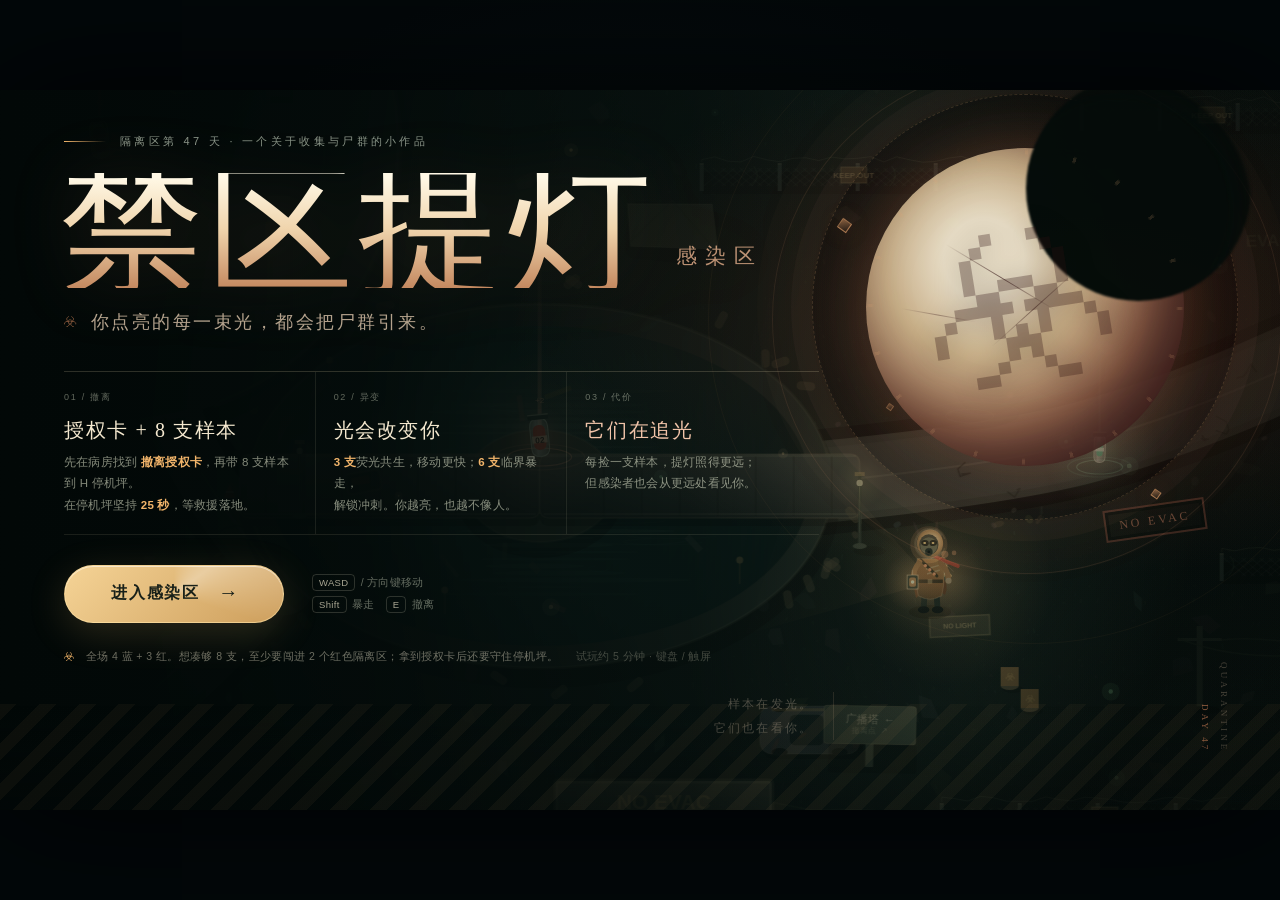
<file: index.html>
<!doctype html>
<html lang="zh-CN">
<head>
  <meta charset="utf-8">
  <meta name="viewport" content="width=device-width, initial-scale=1, viewport-fit=cover, user-scalable=no">
  <meta name="theme-color" content="#060f0d">
  <meta name="description" content="《禁区提灯·感染区》—— 在封锁区找到撤离授权卡、收集 8 支荧光抗体样本，在停机坪坚持 25 秒等待救援。样本越亮能力越强，感染者也会从更远处发现你。">
  <title>禁区提灯 · 感染区</title>
  <link rel="icon" href="data:image/svg+xml,%3Csvg xmlns='http://www.w3.org/2000/svg' viewBox='0 0 64 64'%3E%3Crect width='64' height='64' rx='14' fill='%23081210'/%3E%3Ccircle cx='32' cy='32' r='18' fill='none' stroke='%23b9d69b' stroke-width='3'/%3E%3Ccircle cx='32' cy='32' r='4' fill='%23f1c07d'/%3E%3Cpath d='M32 14v12M32 38v12M15 25l11 6M38 34l11 6M15 39l11-6M38 30l11-6' stroke='%23b9d69b' stroke-width='2.4' stroke-linecap='round'/%3E%3C/svg%3E">
  <link rel="stylesheet" href="style.css">
</head>
<body>
  <div id="app">
    <main id="stage" aria-label="禁区提灯·感染区 游戏画面">
      <canvas id="game" width="1280" height="720" aria-label="感染区游戏场景"></canvas>

      <div id="uiLayer">
        <div id="hud" class="hidden" aria-live="polite">
          <div class="status-card">
            <div class="brand-mini"><span class="brand-cn">禁区提灯</span><span class="brand-en">QUARANTINE / DAY 47</span></div>
            <div class="light-block">
              <div class="light-numbers">
                <span class="light-label">携带样本</span>
                <span class="light-value"><b id="lightNow">0</b><i>/ 8</i></span>
              </div>
              <div id="lightPips" class="light-pips" aria-hidden="true"></div>
            </div>
            <div class="mini-counts">
              <span class="mini-count silver-count"><i class="gem silver"></i>蓝 <b id="silverCount">0</b><em>/4</em></span>
              <span class="mini-count gold-count"><i class="gem gold"></i>红 <b id="goldCount">0</b><em>/3</em></span>
            </div>
            <div class="keycard-row" id="keycardRow">
              <span class="keycard-icon" aria-hidden="true"></span>
              <span>撤离授权卡</span>
              <b id="keycardState">未取得</b>
            </div>
            <div class="lantern-row">
              <span class="lantern-glyph" aria-hidden="true"></span>
              <span>提灯范围</span>
              <b><span id="lanternRange">150</span><em>px</em></b>
            </div>
            <div class="danger-block" id="dangerBlock">
              <div class="danger-line"><span class="eye-mark" aria-hidden="true"></span><span>感染者感知</span><b id="dangerWord">微弱</b></div>
              <div class="danger-bars" id="dangerBars" aria-hidden="true">
                <i></i><i></i><i></i><i></i><i></i>
              </div>
            </div>
          </div>

          <div class="objective-pill" id="objectivePill">
            <span class="objective-kicker">撤离条件</span>
            <strong id="objectiveText">带 8 支样本到撤离点</strong>
          </div>

          <div id="evacHud" class="evac-hud hidden" aria-live="assertive">
            <div class="evac-topline"><span>HELICOPTER INBOUND</span><b>救援降落</b></div>
            <div class="evac-time"><b id="evacTimeLabel">00:25</b><em>s</em></div>
            <div class="evac-track"><i id="evacProgress"></i></div>
            <small id="evacHint">留在 H 停机坪，坚持到螺旋桨落地</small>
          </div>

          <div class="top-actions">
            <button id="fullscreenBtn" class="icon-btn fullscreen-btn" type="button" aria-label="进入全屏" title="全屏">
              <svg viewBox="0 0 24 24" aria-hidden="true"><path d="M4 9V4h5M20 9V4h-5M4 15v5h5M20 15v5h-5"/></svg>
            </button>
            <button id="soundBtn" class="icon-btn" type="button" aria-label="静音" title="声音（M）">
              <svg class="ico-sound" viewBox="0 0 24 24" aria-hidden="true"><path d="M4 9v6h4l5 4V5L8 9H4z"/><path class="wave" d="M16 8.5a5 5 0 0 1 0 7M18.5 6a8.5 8.5 0 0 1 0 12"/></svg>
            </button>
            <button id="pauseBtn" class="icon-btn" type="button" aria-label="暂停并查看规则" title="暂停（Esc）">
              <svg viewBox="0 0 24 24" aria-hidden="true"><path d="M8 5v14M16 5v14"/></svg>
            </button>
          </div>

          <div id="alertBanner" class="alert-banner" aria-live="assertive">
            <span class="alert-eye"></span><b>感染者发现你了</b><span>躲进掩体，切断视线</span>
          </div>

          <div id="wayfinder" class="wayfinder hidden" aria-hidden="true">
            <span class="wayfinder-ring"></span>
            <span class="wayfinder-arrow">↑</span>
            <span class="wayfinder-label">撤离点</span>
          </div>

          <div class="hint-strip" id="hintStrip">
            <span class="keycap">WASD</span><span class="hint-text">移动</span>
            <span class="hint-sep"></span>
            <span class="keycap">Shift</span><span class="hint-text">暴走</span>
            <span class="hint-sep"></span>
            <span class="hint-text subtle">靠近样本自动拾取</span>
          </div>

          <button id="interactPrompt" class="interact-prompt hidden" type="button">
            <span class="prompt-key">E</span>
            <span class="prompt-copy"><b>进入撤离点</b><small>交出样本，呼叫救援</small></span>
            <span class="prompt-arrow">→</span>
          </button>
        </div>

        <div id="toasts" class="toasts" aria-live="polite"></div>
        <div id="damageFx" class="damage-fx"></div>
        <div id="pickupFx" class="pickup-fx"></div>
        <div id="cinemaBars" class="cinema-bars" aria-hidden="true"></div>

        <div id="touchControls" class="touch-controls" aria-hidden="true">
          <div id="dpad" class="dpad" aria-label="拖动方向键">
            <button class="dpad-btn up" type="button" data-move="up" aria-label="向上">▲</button>
            <button class="dpad-btn left" type="button" data-move="left" aria-label="向左">◀</button>
            <button class="dpad-btn down" type="button" data-move="down" aria-label="向下">▼</button>
            <button class="dpad-btn right" type="button" data-move="right" aria-label="向右">▶</button>
            <span class="dpad-core" aria-hidden="true"></span>
          </div>
          <div class="touch-actions">
            <button id="touchDash" class="touch-dash" type="button" aria-label="暴走冲刺">暴走<small>6 样本</small></button>
            <button id="touchInteract" class="touch-interact hidden" type="button">进入撤离点</button>
          </div>
        </div>

        <section id="titleScreen" class="screen title-screen">
          <div class="title-left">
            <div class="eyebrow"><span class="eyebrow-line"></span>隔离区第 47 天 · 一个关于收集与尸群的小作品</div>
            <h1 class="game-title">
              <span class="title-main">禁区提灯</span>
              <span class="title-sub">感染区</span>
            </h1>
            <p class="tagline">你点亮的每一束光，都会把尸群引来。</p>

            <div class="rules-grid">
              <article class="rule-card">
                <span class="rule-index">01 / 撤离</span>
                <h3>授权卡 + 8 支样本</h3>
                <p>先在病房找到 <b>撤离授权卡</b>，再带 8 支样本到 H 停机坪。<br>在停机坪坚持 <b>25 秒</b>，等救援落地。</p>
              </article>
              <article class="rule-card">
                <span class="rule-index">02 / 异变</span>
                <h3>光会改变你</h3>
                <p><b>3 支</b>荧光共生，移动更快；<b>6 支</b>临界暴走，<br>解锁冲刺。你越亮，也越不像人。</p>
              </article>
              <article class="rule-card danger-rule">
                <span class="rule-index">03 / 代价</span>
                <h3>它们在追光</h3>
                <p>每捡一支样本，提灯照得更远；<br>但感染者也会从更远处看见你。</p>
              </article>
            </div>

            <div class="title-cta-row">
              <button id="startBtn" class="primary-btn" type="button">
                <span class="btn-glow"></span>
                <span class="btn-label">进入感染区</span>
                <span class="btn-arrow">→</span>
              </button>
              <div class="controls-mini">
                <span><i>WASD</i> / 方向键移动</span>
                <span><i>Shift</i> 暴走　<i>E</i> 撤离</span>
              </div>
            </div>

            <p class="title-footnote"><span class="footnote-star">☣</span> 全场 4 蓝 + 3 红。想凑够 8 支，至少要闯进 2 个红色隔离区；拿到授权卡后还要守住停机坪。<span class="footnote-dim">试玩约 5 分钟 · 键盘 / 触屏</span></p>
          </div>

          <div class="mobile-start" id="mobileStart">
            <div class="mobile-kicker"><span></span>QUARANTINE / DAY 47</div>
            <h2>禁区提灯</h2>
            <p class="mobile-tagline">你点亮的每一束光，都会把尸群引来。</p>
            <div class="mobile-steps">
              <div><b>01</b><span>病房拿<br>授权卡</span></div>
              <div><b>02</b><span>带 8 支<br>样本撤离</span></div>
              <div><b>03</b><span>停机坪<br>守 25 秒</span></div>
            </div>
            <button id="mobileStartBtn" class="primary-btn mobile-start-btn" type="button">
              <span class="btn-glow"></span>
              <span class="btn-label">横屏开始</span>
              <span class="btn-arrow">→</span>
            </button>
            <p class="mobile-controls">左侧方向键移动 · 右侧「暴走」/「检查控制台」</p>
            <p class="mobile-note">建议横屏游玩；进入游戏后点右上角 ⛶ 可全屏。iPhone 请手动旋转屏幕。</p>
          </div>

          <div class="title-right" aria-hidden="true">
            <div class="title-orbit orbit-1"></div>
            <div class="title-orbit orbit-2"></div>
            <div class="title-moon">
              <span class="moon-bite"></span>
              <span class="moon-crack c1"></span>
              <span class="moon-crack c2"></span>
              <span class="moon-crack c3"></span>
              <span class="moon-biohazard">☣</span>
            </div>
            <div class="floating-shard s1"></div>
            <div class="floating-shard s2"></div>
            <div class="floating-shard s3"></div>
            <div class="vertical-mark">QUARANTINE<br><em>DAY 47</em></div>
            <div class="title-side-note">样本在发光。<br>它们也在看你。</div>
          </div>
        </section>

        <section id="pauseScreen" class="screen overlay-screen hidden">
          <div class="modal pause-modal" role="dialog" aria-modal="true" aria-labelledby="pauseTitle">
            <button id="resumeBtn" class="modal-close" type="button" aria-label="继续游戏">×</button>
            <span class="modal-kicker">PAUSE / 隔离区暂歇</span>
            <h2 id="pauseTitle">喘口气，它们还没走远。</h2>
            <div class="pause-columns">
              <div>
                <h3>生存规则</h3>
                <ul class="rule-list">
                  <li><b>撤离</b><span>先在病房取得授权卡，带 8 支样本到 H 停机坪，在停机坪坚持 25 秒等救援。</span></li>
                  <li><b>授权</b><span>金色卡片在病房病床旁；没有它，撤离控制台不会启动。</span></li>
                  <li><b>拾取</b><span>蓝色 +1，红色 +2；靠近自动拾取。</span></li>
                  <li><b>异变</b><span>3 支荧光共生提速，6 支解锁暴走。</span></li>
                  <li><b>灯域</b><span>每捡起样本，提灯范围扩大；样本越亮，感染者也会从更远处发现你。</span></li>
                  <li><b>失手</b><span>被感染者碰到会掉落 1 支样本，可以返回捡起。</span></li>
                </ul>
              </div>
              <div>
                <h3>操作</h3>
                <div class="key-list desktop-help">
                  <div><span class="keycap">WASD</span><span class="keycap">方向键</span><em>移动</em></div>
                  <div><span class="keycap">Shift</span><em>暴走冲刺（6 支样本解锁）</em></div>
                  <div><span class="keycap">E</span><em>检查控制台 / 呼叫救援</em></div>
                  <div><span class="keycap">M</span><em>静音 / 恢复声音</em></div>
                  <div><span class="keycap">Esc</span><em>暂停 / 继续</em></div>
                </div>
                <div class="key-list touch-help">
                  <div><span class="keycap">左侧</span><em>在圆盘上拖动，控制移动方向</em></div>
                  <div><span class="keycap">暴走</span><em>右下按钮，6 支样本后解锁</em></div>
                  <div><span class="keycap">控制台</span><em>靠近 H 停机坪后点击</em></div>
                  <div><span class="keycap">⛶</span><em>右上角进入全屏</em></div>
                  <div><span class="keycap">❚❚</span><em>右上角暂停</em></div>
                </div>
                <div class="pause-tip">提示：先拿授权卡再凑样本，或边收集边闯红区。守点时倒计时只在停机坪圈内推进。</div>
              </div>
            </div>
            <button id="resumeBtn2" class="primary-btn small-btn" type="button">继续行动 <span>→</span></button>
          </div>
        </section>

        <section id="winScreen" class="screen win-screen hidden">
          <div class="win-glow"></div>
          <div class="win-content">
            <span class="modal-kicker">HELICOPTER LANDED / EVAC COMPLETE</span>
            <h2>救援落地。</h2>
            <p class="win-line">你带回了 <b id="winLight">8</b> 支荧光抗体，<br>也守住了最后 25 秒。</p>
            <div class="win-stats">
              <div><span>撤离用时</span><b id="statTime">0:00</b></div>
              <div><span>被感染者抓住</span><b id="statCaught">0</b></div>
              <div><span>样本</span><b id="statCollect">蓝 4 · 红 2</b></div>
            </div>
            <blockquote>“它们还在废墟里，<br>追着那束已经离开的光。”</blockquote>
            <button id="replayBtn" class="primary-btn" type="button">再闯一次 <span>↻</span></button>
            <p class="win-footnote">按 Enter 也可以重新开始</p>
          </div>
        </section>

        <div id="rotateHint" class="rotate-hint">
          <div class="rotate-phone">▯</div>
          <strong>把屏幕横过来</strong>
          <span>感染区在横屏里展开得更完整</span>
        </div>

        <div id="bootVeil" class="boot-veil">
          <div class="boot-mark">禁区提灯</div>
          <div class="boot-line"><span></span></div>
        </div>
      </div>
    </main>
  </div>
  <noscript>需要启用 JavaScript 才能进入感染区。</noscript>
  <script src="game.js"></script>
</body>
</html>
</file>
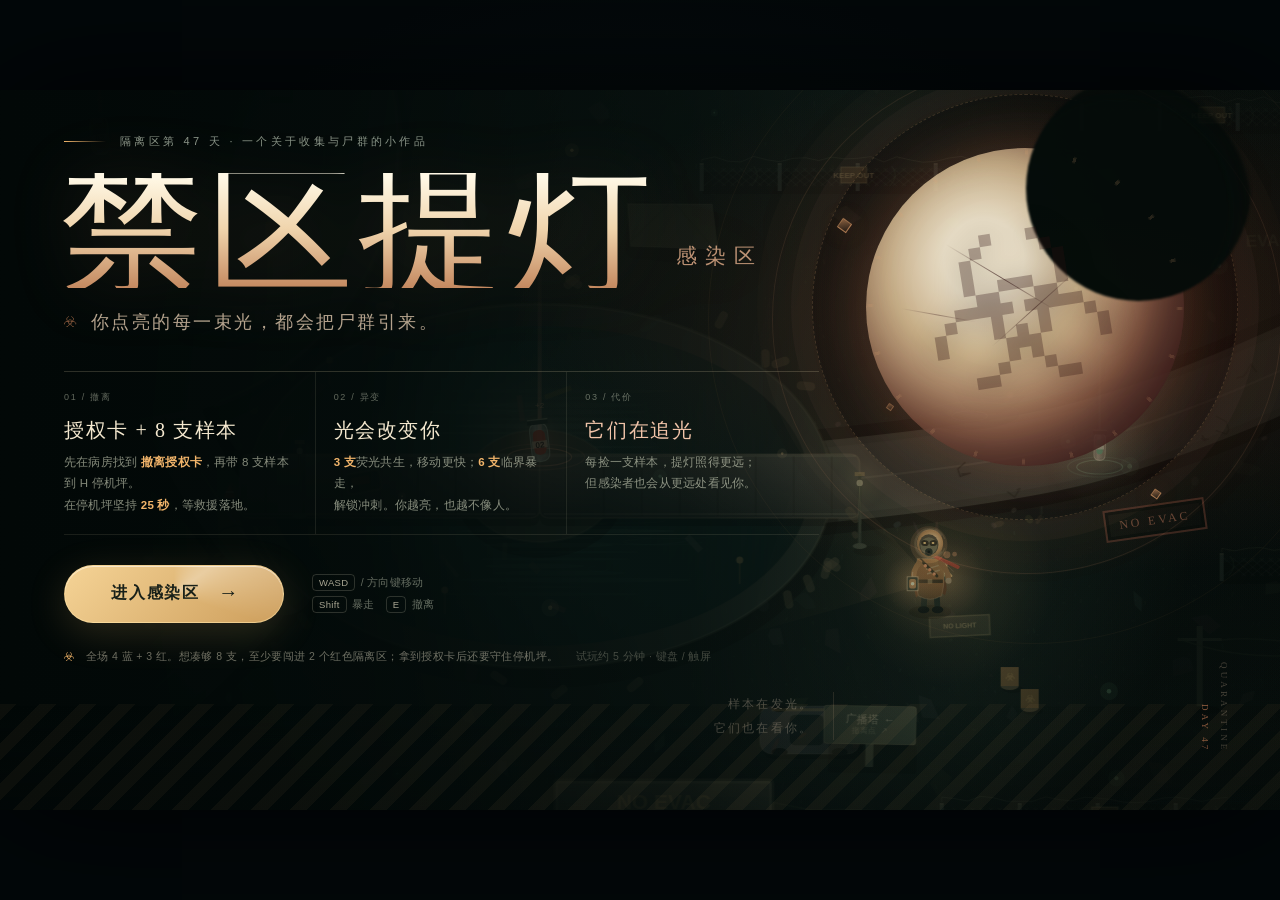
<file: standalone.html>
<!doctype html>
<!-- 《禁区提灯·感染区》离线单文件版；CSS / JS 已内联。 -->
<html lang="zh-CN">
<head>
  <meta charset="utf-8">
  <meta name="viewport" content="width=device-width, initial-scale=1, viewport-fit=cover, user-scalable=no">
  <meta name="theme-color" content="#060f0d">
  <meta name="description" content="《禁区提灯·感染区》—— 在封锁区找到撤离授权卡、收集 8 支荧光抗体样本，在停机坪坚持 25 秒等待救援。样本越亮能力越强，感染者也会从更远处发现你。">
  <title>禁区提灯 · 感染区</title>
  <link rel="icon" href="data:image/svg+xml,%3Csvg xmlns='http://www.w3.org/2000/svg' viewBox='0 0 64 64'%3E%3Crect width='64' height='64' rx='14' fill='%23081210'/%3E%3Ccircle cx='32' cy='32' r='18' fill='none' stroke='%23b9d69b' stroke-width='3'/%3E%3Ccircle cx='32' cy='32' r='4' fill='%23f1c07d'/%3E%3Cpath d='M32 14v12M32 38v12M15 25l11 6M38 34l11 6M15 39l11-6M38 30l11-6' stroke='%23b9d69b' stroke-width='2.4' stroke-linecap='round'/%3E%3C/svg%3E">
  <style>
:root{
  --ink:#061014;
  --ink-2:#0a1b1d;
  --cream:#f7ecd4;
  --cream-dim:#cfc3a8;
  --mint:#a9e7b7;
  --mint-soft:#7ec996;
  --gold:#f2b56b;
  --gold-hot:#ffd08a;
  --peach:#f2a28b;
  --danger:#e7765e;
  --line:rgba(240,222,182,.18);
  --line-soft:rgba(240,222,182,.1);
  --glass:rgba(6,18,20,.58);
  --serif:"STKaiti","KaiTi","Kaiti SC","Songti SC","SimSun","Noto Serif SC",serif;
  --sans:"Microsoft YaHei","PingFang SC","Hiragino Sans GB","Noto Sans SC",sans-serif;
}

*{box-sizing:border-box;}
html,body{margin:0;padding:0;min-height:100%;background:#020709;}
html{overflow:hidden;}
body{
  color:var(--cream);
  font-family:var(--sans);
  overflow:hidden;
  overscroll-behavior:none;
  -webkit-font-smoothing:antialiased;
  text-rendering:optimizeLegibility;
  user-select:none;
  -webkit-user-select:none;
  touch-action:none;
}
button{font:inherit;color:inherit;background:none;border:0;padding:0;cursor:pointer;-webkit-tap-highlight-color:transparent;}
button:focus-visible{outline:2px solid var(--gold);outline-offset:4px;}
#app{
  width:100vw;
  height:100dvh;
  min-height:100vh;
  display:flex;
  align-items:center;
  justify-content:center;
  background:
    radial-gradient(ellipse at 50% 42%, rgba(30,64,61,.17), transparent 56%),
    #020709;
}
#stage{
  position:relative;
  width:min(100vw, calc(100dvh * 16 / 9));
  height:min(100dvh, calc(100vw * 9 / 16));
  aspect-ratio:16 / 9;
  overflow:hidden;
  background:#061014;
  box-shadow:0 0 120px rgba(0,0,0,.8);
  isolation:isolate;
}
#game{
  position:absolute;
  inset:0;
  width:100%;
  height:100%;
  display:block;
}
#uiLayer{
  position:absolute;
  left:0;
  top:0;
  width:1280px;
  height:720px;
  transform-origin:0 0;
  z-index:5;
  pointer-events:none;
  font-size:16px;
}
#uiLayer button{pointer-events:auto;}
.hidden{opacity:0 !important;visibility:hidden !important;pointer-events:none !important;}

/* ============ shared bits ============ */
.eyebrow{
  display:flex;align-items:center;gap:14px;
  color:rgba(219,233,213,.62);
  font-size:11px;letter-spacing:.3em;text-transform:uppercase;
}
.eyebrow-line{display:block;width:42px;height:1px;background:linear-gradient(90deg,var(--gold),transparent);}
.modal-kicker{
  display:block;font-size:10px;letter-spacing:.32em;color:var(--gold);
  text-transform:uppercase;margin-bottom:13px;
}
.primary-btn{
  position:relative;
  display:inline-flex;align-items:center;justify-content:center;gap:18px;
  min-width:220px;height:58px;padding:0 25px 0 28px;
  border:1px solid rgba(255,226,165,.55);
  border-radius:999px;
  background:linear-gradient(135deg, rgba(255,220,156,.96), rgba(222,171,99,.92));
  color:#182019;
  font-weight:700;font-size:16px;letter-spacing:.12em;
  box-shadow:0 10px 38px rgba(228,176,99,.18), inset 0 1px 0 rgba(255,255,255,.55);
  overflow:hidden;
  transition:transform .25s ease, box-shadow .25s ease, filter .25s ease;
}
.primary-btn:hover{transform:translateY(-2px);box-shadow:0 16px 48px rgba(228,176,99,.27), inset 0 1px 0 rgba(255,255,255,.65);filter:brightness(1.04);}
.primary-btn:active{transform:translateY(0) scale(.985);}
.primary-btn .btn-glow{
  position:absolute;inset:-40%;
  background:conic-gradient(from 0deg, transparent, rgba(255,255,255,.52), transparent 30%);
  animation:btn-sheen 5.5s linear infinite;
  opacity:.6;
}
.primary-btn .btn-label,.primary-btn .btn-arrow{position:relative;z-index:1;}
.primary-btn .btn-arrow{font-family:var(--sans);font-size:20px;font-weight:400;transform:translateY(-1px);}
.small-btn{height:50px;min-width:180px;font-size:14px;}
.keycap{
  display:inline-flex;align-items:center;justify-content:center;
  min-width:28px;height:23px;padding:0 7px;
  border:1px solid rgba(220,225,199,.25);
  border-bottom-color:rgba(220,225,199,.12);
  border-radius:5px;
  background:rgba(235,235,210,.045);
  color:rgba(238,238,218,.8);
  font-size:10px;letter-spacing:.06em;line-height:1;white-space:nowrap;
}

/* ============ title ============ */
.screen{position:absolute;inset:0;z-index:30;pointer-events:auto;}
.title-screen{
  background:
    radial-gradient(ellipse at 83% 32%, rgba(145,63,38,.2), transparent 37%),
    linear-gradient(90deg, rgba(2,8,7,.992) 0%, rgba(3,10,9,.95) 28%, rgba(3,11,10,.74) 54%, rgba(5,13,11,.2) 78%, rgba(5,13,11,.06) 100%),
    radial-gradient(ellipse at 52% 54%, transparent 25%, rgba(1,6,6,.44) 100%);
  transition:opacity .75s ease, visibility .75s ease;
}
.title-screen:after{
  content:"";
  position:absolute;left:0;right:0;bottom:0;height:106px;
  background:
    repeating-linear-gradient(135deg, rgba(240,181,107,.105) 0 12px, transparent 12px 28px),
    linear-gradient(0deg, rgba(2,7,7,.58), transparent);
  opacity:.42;
  pointer-events:none;
  z-index:1;
}
.title-left{
  position:absolute;
  left:64px;top:44px;
  width:770px;
  z-index:3;
}
.game-title{
  margin:24px 0 0 -4px;
  display:flex;align-items:flex-end;gap:20px;
  font-family:var(--serif);
  font-weight:400;
  line-height:.8;
  letter-spacing:.03em;
  filter:drop-shadow(0 3px 34px rgba(222,157,103,.16));
}
.title-main{
  font-size:144px;
  color:#f7ecd4;
  background:linear-gradient(180deg,#fff8e5 4%,#f0d5ad 48%,#c48960 100%);
  -webkit-background-clip:text;background-clip:text;-webkit-text-fill-color:transparent;
  letter-spacing:.035em;
}
.title-sub{
  display:block;
  padding-bottom:19px;
  font-family:var(--serif);
  font-size:21px;
  line-height:1.2;
  letter-spacing:.38em;
  color:rgba(236,181,143,.78);
  white-space:nowrap;
}
.tagline{
  margin:22px 0 0;
  font-family:var(--serif);
  font-size:18px;
  letter-spacing:.14em;
  color:rgba(236,211,184,.76);
}
.tagline:before{
  content:"☣";
  display:inline-block;
  margin-right:11px;
  color:rgba(231,145,99,.55);
  font-size:13px;
  transform:translateY(-2px);
}
.rules-grid{
  display:grid;grid-template-columns:repeat(3,1fr);
  gap:0;
  margin-top:37px;
  width:755px;
  border-top:1px solid var(--line);
  border-bottom:1px solid var(--line-soft);
}
.rule-card{
  min-height:136px;
  padding:19px 18px 18px 0;
  border-right:1px solid var(--line-soft);
}
.rule-card + .rule-card{padding-left:18px;}
.rule-card:last-child{padding-right:0;border-right:0;}
.rule-index{
  display:block;
  font-size:9px;letter-spacing:.19em;
  color:rgba(218,226,200,.44);
  text-transform:uppercase;
}
.rule-card h3{
  margin:13px 0 8px;
  font-family:var(--serif);
  font-weight:400;
  font-size:20px;
  letter-spacing:.08em;
  color:#f4e8cf;
}
.rule-card p{
  margin:0;
  font-size:11.5px;
  line-height:1.85;
  letter-spacing:.02em;
  color:rgba(213,218,194,.62);
}
.rule-card p b{color:var(--gold);font-weight:600;}
.rule-card.danger-rule h3{color:#f1c4a9;}
.rule-card.danger-rule p b{color:var(--peach);}
.title-cta-row{
  display:flex;align-items:center;gap:28px;
  margin-top:30px;
}
.controls-mini{
  display:flex;flex-direction:column;gap:5px;
  color:rgba(218,223,200,.45);
  font-size:10.5px;letter-spacing:.03em;
}
.controls-mini i{
  display:inline-block;padding:2px 6px;margin-right:2px;
  border:1px solid rgba(232,226,200,.18);border-radius:4px;
  font-style:normal;font-size:9.5px;color:rgba(236,230,203,.7);
}
.title-footnote{
  margin:27px 0 0;
  font-size:10.5px;letter-spacing:.04em;
  color:rgba(224,218,194,.48);
}
.title-footnote b{color:var(--gold);}
.footnote-star{color:var(--gold);margin-right:7px;}
.footnote-dim{margin-left:17px;color:rgba(224,218,194,.28);}
.title-right{
  position:absolute;inset:0;
  overflow:hidden;
  pointer-events:none;
}
.title-moon{
  position:absolute;
  right:96px;top:58px;
  width:318px;height:318px;border-radius:50%;
  background:
    radial-gradient(circle at 37% 35%, rgba(249,238,213,.98) 0 14%, rgba(222,194,151,.95) 34%, rgba(168,113,85,.9) 60%, rgba(90,47,42,.94) 82%, rgba(38,21,19,.98) 100%);
  box-shadow:
    0 0 58px rgba(221,126,88,.24),
    0 0 160px rgba(153,62,45,.18),
    inset -28px -24px 60px rgba(37,15,16,.6);
  opacity:.93;
  animation:moon-breathe 9s ease-in-out infinite;
}
.title-moon:before{
  content:"";position:absolute;inset:-17%;
  border-radius:50%;
  border:1px dashed rgba(231,167,116,.2);
  box-shadow:
    0 0 0 21px rgba(231,167,116,.035),
    0 0 0 55px rgba(231,167,116,.015),
    inset 0 0 50px rgba(20,7,7,.25);
}
.title-moon:after{
  content:"";position:absolute;inset:-8%;
  border-radius:50%;
  background:repeating-conic-gradient(from 0deg, rgba(235,174,120,.23) 0deg 1.2deg, transparent 1.2deg 18deg);
  -webkit-mask:radial-gradient(circle, transparent 0 58%, #000 59% 60%, transparent 61%);
  mask:radial-gradient(circle, transparent 0 58%, #000 59% 60%, transparent 61%);
  opacity:.7;
}
.moon-bite{
  position:absolute;right:-67px;top:-72px;
  width:225px;height:225px;border-radius:50%;
  background:radial-gradient(circle at 40% 60%, #050c0a 0 57%, rgba(4,10,8,.82) 70%, transparent 72%);
  filter:blur(1px);
}
.moon-crack{
  position:absolute;display:block;height:1px;
  background:linear-gradient(90deg,transparent,rgba(55,21,20,.64),transparent);
  transform-origin:left center;
}
.c1{left:80px;top:96px;width:128px;transform:rotate(31deg);}
.c2{left:126px;top:198px;width:115px;transform:rotate(-42deg);opacity:.8;}
.c3{left:35px;top:160px;width:76px;transform:rotate(10deg);opacity:.55;}
.moon-biohazard{
  position:absolute;inset:0;
  display:flex;align-items:center;justify-content:center;
  font-family:"Segoe UI Symbol","Arial Unicode MS",sans-serif;
  font-size:188px;line-height:1;
  color:rgba(46,18,16,.3);
  transform:rotate(-9deg) translateY(-2px);
  text-shadow:0 0 28px rgba(12,3,3,.22);
  pointer-events:none;
}
.title-orbit{
  position:absolute;border-radius:50%;border:1px solid rgba(223,151,106,.1);
  pointer-events:none;
}
.orbit-1{width:510px;height:510px;right:-2px;top:-26px;transform:rotate(-22deg);}
.orbit-2{width:650px;height:650px;right:-78px;top:-96px;border-color:rgba(223,151,106,.045);}
.floating-shard{
  position:absolute;width:11px;height:11px;
  border:1px solid rgba(234,165,110,.5);
  background:linear-gradient(135deg,rgba(235,160,104,.5),rgba(235,160,104,.04));
  transform:rotate(35deg);
  animation:shard-float 7s ease-in-out infinite;
  box-shadow:0 0 22px rgba(218,126,79,.22);
}
.s1{right:430px;top:130px;animation-delay:-1s;}
.s2{right:120px;top:400px;width:8px;height:8px;animation-delay:-3s;}
.s3{right:387px;top:314px;width:6px;height:6px;opacity:.6;animation-delay:-4.5s;}
.title-right:after{
  content:"NO EVAC";
  position:absolute;right:74px;top:414px;
  padding:7px 13px 6px;
  transform:rotate(-8deg);
  border:2px solid rgba(227,120,91,.22);
  color:rgba(227,140,108,.42);
  font-family:Georgia,serif;font-size:12px;letter-spacing:.24em;
  text-align:center;
  box-shadow:inset 0 0 0 3px rgba(3,10,8,.35);
}
.vertical-mark{
  position:absolute;right:47px;bottom:58px;
  writing-mode:vertical-rl;
  font-family:Georgia,serif;
  font-size:9px;letter-spacing:.35em;line-height:2.1;
  color:rgba(229,202,174,.28);text-align:right;
}
.vertical-mark em{font-style:normal;color:rgba(232,142,96,.6);}
.title-side-note{
  position:absolute;right:446px;bottom:70px;
  text-align:right;
  font-family:var(--serif);
  font-size:12px;line-height:2;letter-spacing:.18em;
  color:rgba(230,205,181,.3);
  padding-right:20px;
  border-right:1px solid rgba(230,185,151,.13);
}
.title-screen .title-left,
.title-screen .title-right{transition:transform 1s cubic-bezier(.2,.7,.2,1), opacity .7s ease;}
.title-screen.is-leaving .title-left{transform:translateY(-12px);opacity:0;}
.title-screen.is-leaving .title-right{transform:scale(1.03);opacity:0;}

/* ============ HUD ============ */
#hud{
  position:absolute;inset:0;
  transition:opacity .5s ease, visibility .5s ease;
  z-index:20;
}
#hud:before{
  content:"";position:absolute;left:0;right:0;top:0;height:180px;
  background:linear-gradient(180deg,rgba(1,7,8,.55),rgba(1,7,8,.18) 56%,transparent);
  pointer-events:none;
}
.status-card{
  position:absolute;left:24px;top:22px;
  width:256px;
  padding:15px 17px 13px;
  border:1px solid rgba(231,214,174,.15);
  background:linear-gradient(145deg,rgba(9,26,27,.78),rgba(5,16,18,.48));
  border-radius:8px;
  box-shadow:0 16px 55px rgba(0,0,0,.2), inset 0 1px 0 rgba(255,245,213,.06);
  backdrop-filter:blur(11px);
  -webkit-backdrop-filter:blur(11px);
}
.brand-mini{display:flex;align-items:baseline;justify-content:space-between;gap:8px;margin-bottom:12px;}
.brand-cn{font-family:var(--serif);font-size:14px;letter-spacing:.15em;color:rgba(247,236,210,.8);}
.brand-en{font-family:Georgia,serif;font-size:6.5px;letter-spacing:.19em;color:rgba(227,217,190,.28);white-space:nowrap;}
.light-numbers{display:flex;align-items:flex-end;justify-content:space-between;margin-bottom:7px;}
.light-label{font-size:9.5px;letter-spacing:.16em;color:rgba(220,222,197,.5);}
.light-value{font-family:Georgia,var(--serif);display:flex;align-items:baseline;gap:4px;line-height:1;}
.light-value b{font-family:Georgia,serif;font-size:27px;font-weight:400;color:#fff3d3;letter-spacing:-.03em;text-shadow:0 0 22px rgba(246,211,143,.36);}
.light-value i{font-style:normal;font-size:9px;color:rgba(226,220,194,.35);letter-spacing:.08em;}
.light-pips{display:flex;gap:6px;height:15px;align-items:center;}
.pip{
  width:10px;height:10px;
  transform:rotate(45deg);
  border:1px solid rgba(211,212,185,.22);
  background:rgba(224,223,190,.045);
  border-radius:1px;
  transition:background .35s ease, border-color .35s ease, box-shadow .35s ease, transform .35s ease;
}
.pip.filled{
  background:linear-gradient(135deg,#e8ffe4,#9fe6b0);
  border-color:rgba(203,245,196,.9);
  box-shadow:0 0 8px rgba(145,226,163,.42);
}
.pip.filled:nth-child(n+4):nth-child(-n+6){
  background:linear-gradient(135deg,#ffe7b1,#eab068);
  border-color:rgba(255,223,166,.92);
  box-shadow:0 0 8px rgba(239,183,103,.48);
}
.pip.filled:nth-child(n+7){
  background:linear-gradient(135deg,#ffd3aa,#e7785d);
  border-color:rgba(255,181,148,.95);
  box-shadow:0 0 9px rgba(231,120,93,.55);
}
.pip.pop{animation:pip-pop .4s ease;}
.mini-counts{display:flex;gap:15px;margin-top:9px;padding-top:8px;border-top:1px solid rgba(221,214,184,.08);}
.mini-count{display:flex;align-items:center;gap:5px;font-size:9px;letter-spacing:.06em;color:rgba(222,220,197,.48);}
.mini-count b{font-weight:500;color:rgba(244,232,207,.82);}
.mini-count em{font-style:normal;color:rgba(222,220,197,.25);}
.gem{width:6px;height:6px;display:inline-block;transform:rotate(45deg);border-radius:1px;}
.gem.silver{background:#a8e9b7;box-shadow:0 0 8px rgba(144,226,164,.45);}
.gem.gold{background:#e97c60;box-shadow:0 0 8px rgba(233,124,96,.55);}
.keycard-row{
  display:flex;align-items:center;gap:6px;
  margin-top:7px;padding-top:7px;
  border-top:1px solid rgba(221,214,184,.08);
  font-size:8.5px;letter-spacing:.1em;
  color:rgba(221,220,195,.42);
  transition:color .3s ease;
}
.keycard-row b{margin-left:auto;font-weight:400;letter-spacing:.06em;color:rgba(229,153,125,.8);}
.keycard-icon{
  width:14px;height:10px;display:inline-block;
  border:1px solid rgba(236,190,141,.55);border-radius:2px;
  position:relative;transform:rotate(-8deg);
  background:linear-gradient(135deg,rgba(246,209,158,.22),rgba(246,209,158,.03));
}
.keycard-icon:after{
  content:"";position:absolute;left:2px;top:2px;width:4px;height:3px;
  border-radius:50%;background:rgba(249,220,168,.6);
}
.keycard-row.has-card{color:rgba(211,238,191,.7);}
.keycard-row.has-card b{color:#b7e9ae;}
.keycard-row.has-card .keycard-icon{border-color:rgba(188,236,165,.7);box-shadow:0 0 10px rgba(150,226,150,.18);}
.lantern-row{
  display:flex;align-items:center;gap:6px;
  margin-top:7px;padding-top:7px;
  border-top:1px solid rgba(221,214,184,.08);
  font-size:8.5px;letter-spacing:.1em;
  color:rgba(221,220,195,.42);
}
.lantern-row b{margin-left:auto;font-family:Georgia,serif;font-weight:400;letter-spacing:.02em;color:rgba(245,204,139,.82);}
.lantern-row b em{font-style:normal;font-size:6.5px;font-family:var(--sans);letter-spacing:.04em;color:rgba(239,201,145,.38);margin-left:2px;}
.lantern-glyph{
  width:13px;height:13px;border:1px solid rgba(239,194,126,.5);
  border-radius:50%;display:inline-block;position:relative;
  box-shadow:0 0 9px rgba(239,181,96,.2);
}
.lantern-glyph:after{
  content:"";position:absolute;inset:3px;border-radius:50%;
  background:rgba(255,209,138,.72);
  box-shadow:0 0 9px rgba(255,193,108,.5);
}
.danger-block{margin-top:10px;padding-top:9px;border-top:1px solid rgba(221,214,184,.08);transition:color .25s ease;}
.danger-line{display:flex;align-items:center;gap:6px;font-size:9px;letter-spacing:.12em;color:rgba(220,219,194,.42);}
.danger-line b{margin-left:auto;font-weight:400;color:rgba(224,220,193,.58);letter-spacing:.06em;}
.eye-mark{
  width:13px;height:8px;border:1px solid rgba(224,220,193,.45);border-radius:50% 50% 50% 50% / 60% 60% 40% 40%;
  position:relative;display:inline-block;
}
.eye-mark:after{content:"";position:absolute;width:3px;height:3px;border-radius:50%;background:rgba(224,220,193,.6);left:4px;top:2px;}
.danger-bars{display:flex;gap:4px;margin-top:6px;}
.danger-bars i{display:block;height:3px;flex:1;background:rgba(224,219,190,.11);border-radius:2px;transition:background .35s ease,box-shadow .35s ease;}
.danger-bars i.on{background:rgba(237,193,139,.6);}
.danger-bars i.hot{background:#e89178;box-shadow:0 0 7px rgba(232,145,120,.35);}
.danger-block.is-alert .danger-line b{color:#f3a088;}
.danger-block.is-alert .eye-mark{border-color:#f3a088;animation:eye-pulse .9s ease-in-out infinite;}
.danger-block.is-alert .eye-mark:after{background:#ffad93;}
.objective-pill{
  position:absolute;left:50%;top:23px;transform:translateX(-50%);
  min-width:300px;max-width:480px;
  padding:9px 22px 8px;
  text-align:center;
  border:1px solid rgba(231,214,174,.12);
  border-radius:999px;
  background:rgba(5,17,18,.4);
  backdrop-filter:blur(8px);
  -webkit-backdrop-filter:blur(8px);
}
.objective-kicker{display:block;font-size:6.8px;letter-spacing:.32em;color:rgba(231,202,143,.55);margin-bottom:2px;}
.objective-pill strong{font-size:11px;font-weight:400;letter-spacing:.1em;color:rgba(244,235,213,.78);white-space:nowrap;}
.objective-pill strong em{font-style:normal;color:var(--gold);}
.evac-hud{
  position:absolute;left:50%;top:118px;transform:translateX(-50%);
  width:280px;padding:10px 18px 11px;
  z-index:16;text-align:center;
  border:1px solid rgba(239,170,115,.42);
  border-radius:10px;
  background:linear-gradient(160deg,rgba(46,24,16,.9),rgba(8,19,18,.82));
  box-shadow:0 18px 50px rgba(0,0,0,.35),0 0 30px rgba(232,133,85,.1);
  backdrop-filter:blur(11px);-webkit-backdrop-filter:blur(11px);
  transition:opacity .3s ease,visibility .3s ease,border-color .3s ease;
}
.evac-hud.urgent{border-color:rgba(252,132,96,.7);box-shadow:0 18px 50px rgba(0,0,0,.35),0 0 34px rgba(235,104,77,.2);}
.evac-hud.is-paused{border-color:rgba(239,203,139,.32);}
.evac-topline{display:flex;align-items:center;justify-content:space-between;gap:10px;font-size:6.4px;letter-spacing:.2em;color:rgba(227,182,139,.48);}
.evac-topline b{font-weight:400;font-family:var(--serif);font-size:10px;letter-spacing:.14em;color:#f0c28e;}
.evac-time{display:flex;align-items:baseline;justify-content:center;gap:5px;margin:2px 0 4px;}
.evac-time b{font-family:Georgia,var(--serif);font-size:32px;font-weight:400;line-height:1;color:#ffe0b0;letter-spacing:.02em;text-shadow:0 0 22px rgba(247,171,110,.28);}
.evac-time em{font-style:normal;font-family:Georgia,serif;font-size:11px;color:rgba(246,199,151,.5);}
.evac-track{height:3px;border-radius:3px;background:rgba(237,197,148,.1);overflow:hidden;margin:0 2px 7px;}
.evac-track i{display:block;height:100%;width:100%;background:linear-gradient(90deg,#edd39a,#d97d55);border-radius:3px;transition:width .2s linear;}
.evac-hud small{display:block;font-size:7.4px;line-height:1.5;letter-spacing:.08em;color:rgba(237,213,178,.46);}
.evac-hud.urgent .evac-time b{animation:evac-blink 1s steps(2,end) infinite;}
.top-actions{position:absolute;right:24px;top:24px;display:flex;gap:8px;}
.icon-btn{
  width:36px;height:36px;border-radius:50%;
  border:1px solid rgba(232,218,183,.15);
  background:rgba(5,17,18,.38);
  color:rgba(237,228,203,.7);
  display:flex;align-items:center;justify-content:center;
  backdrop-filter:blur(8px);-webkit-backdrop-filter:blur(8px);
  transition:background .2s ease, border-color .2s ease, color .2s ease, transform .2s ease;
}
.icon-btn:hover{background:rgba(239,215,166,.1);border-color:rgba(239,215,166,.35);color:#f7e9c9;transform:translateY(-1px);}
.icon-btn svg{width:17px;height:17px;fill:none;stroke:currentColor;stroke-width:1.45;stroke-linecap:round;stroke-linejoin:round;}
.icon-btn .ico-sound path:first-child{fill:currentColor;stroke:none;}
.icon-btn .ico-sound .wave{stroke:currentColor;fill:none;}
.icon-btn .ico-sound path:first-child{fill:currentColor;}
.icon-btn.is-muted .wave{opacity:0;}
.icon-btn.is-muted{color:rgba(237,228,203,.35);}
.alert-banner{
  position:absolute;left:50%;top:82px;transform:translate(-50%,-8px);
  display:flex;align-items:center;gap:9px;
  padding:7px 17px 7px 12px;
  border:1px solid rgba(234,143,121,.28);
  border-radius:999px;
  background:rgba(31,11,14,.57);
  color:#f1c0ad;
  font-size:9px;letter-spacing:.12em;
  opacity:0;visibility:hidden;
  transition:opacity .25s ease, transform .25s ease, visibility .25s ease;
  backdrop-filter:blur(10px);-webkit-backdrop-filter:blur(10px);
}
.alert-banner b{font-weight:500;color:#ffd5c1;letter-spacing:.2em;}
.alert-banner span:last-child{color:rgba(238,196,178,.45);letter-spacing:.03em;}
.alert-eye{width:7px;height:7px;border-radius:50%;background:#f0a088;box-shadow:0 0 0 4px rgba(238,153,127,.1);animation:eye-pulse 1s ease-in-out infinite;}
.alert-banner.active{opacity:1;visibility:visible;transform:translate(-50%,0);}
.hint-strip{
  position:absolute;left:26px;bottom:23px;
  display:flex;align-items:center;gap:8px;
  padding:8px 13px;
  border:1px solid rgba(225,215,185,.09);
  background:rgba(4,14,15,.38);
  border-radius:6px;
  backdrop-filter:blur(8px);-webkit-backdrop-filter:blur(8px);
  transition:opacity .5s ease;
}
.hint-text{font-size:8.5px;letter-spacing:.09em;color:rgba(221,220,195,.45);}
.hint-text.subtle{color:rgba(221,220,195,.25);}
.hint-sep{width:1px;height:10px;background:rgba(221,215,185,.1);margin:0 3px;}
.interact-prompt{
  position:absolute;left:50%;bottom:94px;transform:translateX(-50%) translateY(8px);
  display:flex;align-items:center;gap:11px;
  min-width:190px;padding:9px 14px 9px 10px;
  border:1px solid rgba(247,216,153,.42);
  border-radius:999px;
  background:linear-gradient(120deg,rgba(35,30,18,.9),rgba(6,19,19,.76));
  box-shadow:0 10px 35px rgba(0,0,0,.28),0 0 28px rgba(237,199,123,.09);
  text-align:left;
  opacity:0;visibility:hidden;
  transition:opacity .3s ease,transform .3s ease,visibility .3s ease;
  backdrop-filter:blur(12px);-webkit-backdrop-filter:blur(12px);
}
.interact-prompt.show{opacity:1;visibility:visible;transform:translateX(-50%) translateY(0);}
.prompt-key{
  width:27px;height:27px;border-radius:50%;
  display:flex;align-items:center;justify-content:center;
  border:1px solid rgba(250,219,154,.5);
  color:#fbe6b3;font-size:10px;
  background:rgba(249,219,157,.08);
}
.prompt-copy{display:flex;flex-direction:column;gap:1px;}
.prompt-copy b{font-family:var(--serif);font-size:12px;font-weight:400;letter-spacing:.1em;color:#fbecce;}
.prompt-copy small{font-size:7px;letter-spacing:.08em;color:rgba(226,209,175,.38);}
.prompt-arrow{margin-left:auto;color:#f0ce90;font-size:14px;}
.wayfinder{
  position:absolute;width:84px;height:84px;z-index:4;
  transform:translate(-50%,-50%);
  transition:opacity .4s ease;
  pointer-events:none;
}
.wayfinder-ring{
  position:absolute;inset:0;border-radius:50%;
  border:1px solid rgba(241,211,151,.26);
  background:radial-gradient(circle,rgba(241,211,151,.08),transparent 68%);
  animation:wayfinder-pulse 2.4s ease-in-out infinite;
}
.wayfinder-arrow{
  position:absolute;left:50%;top:50%;
  width:35px;height:35px;margin:-17px 0 0 -17px;
  display:flex;align-items:center;justify-content:center;
  color:#f8dfaa;font-size:20px;
  transform-origin:50% 50%;
}
.wayfinder-label{
  position:absolute;left:50%;bottom:-17px;transform:translateX(-50%);
  font-family:var(--serif);font-size:9px;letter-spacing:.18em;color:rgba(241,218,173,.55);
  white-space:nowrap;
}

/* ============ toasts / FX ============ */
.toasts{
  position:absolute;left:50%;bottom:82px;
  transform:translateX(-50%);
  z-index:18;
  width:520px;
  display:flex;flex-direction:column-reverse;align-items:center;gap:8px;
  pointer-events:none;
}
.toast{
  min-width:210px;max-width:510px;
  padding:10px 17px 10px 15px;
  border:1px solid rgba(233,215,174,.19);
  border-radius:7px;
  background:rgba(5,18,18,.72);
  box-shadow:0 12px 36px rgba(0,0,0,.22);
  backdrop-filter:blur(13px);-webkit-backdrop-filter:blur(13px);
  display:flex;align-items:center;gap:11px;
  transform:translateY(10px);opacity:0;
  animation:toast-in .38s cubic-bezier(.2,.8,.2,1) forwards;
  text-align:left;
}
.toast.out{animation:toast-out .32s ease forwards;}
.toast-icon{
  width:23px;height:23px;flex:0 0 23px;display:flex;align-items:center;justify-content:center;
  border-radius:50%;border:1px solid rgba(235,208,149,.35);color:#f4d696;
  font-family:Georgia,serif;font-size:10px;position:relative;
}
.toast-icon:after{content:"";position:absolute;inset:4px;border-radius:50%;border:1px solid rgba(244,214,150,.2);}
.toast-copy{display:flex;flex-direction:column;gap:2px;}
.toast-copy b{font-size:10.5px;font-weight:500;letter-spacing:.08em;color:rgba(251,240,213,.9);}
.toast-copy span{font-size:8.5px;letter-spacing:.04em;line-height:1.55;color:rgba(224,219,194,.49);}
.toast.ability{border-color:rgba(246,213,147,.37);background:linear-gradient(100deg,rgba(34,29,18,.88),rgba(6,18,18,.78));min-width:310px;padding:12px 18px;}
.toast.ability .toast-icon{width:30px;height:30px;flex-basis:30px;color:#ffe6a9;border-color:rgba(255,223,153,.55);box-shadow:0 0 18px rgba(240,204,128,.16);}
.toast.ability .toast-copy b{font-family:var(--serif);font-size:14px;letter-spacing:.12em;color:#ffedc5;}
.toast.ability .toast-copy span{font-size:9px;color:rgba(233,221,195,.6);}
.toast.warn{border-color:rgba(235,148,124,.28);background:rgba(26,11,13,.74);}
.toast.warn .toast-icon{color:#f3b29d;border-color:rgba(242,168,144,.36);}
.toast.good .toast-icon{color:#a8ebcf;border-color:rgba(150,235,206,.35);}
.toast.story{max-width:440px;text-align:left;background:rgba(5,16,17,.62);}
.toast.story .toast-copy b{font-family:var(--serif);font-size:13px;font-weight:400;letter-spacing:.15em;}
.toast.story .toast-copy span{font-family:var(--serif);font-size:9px;color:rgba(226,218,192,.45);letter-spacing:.1em;}
.damage-fx,.pickup-fx{
  position:absolute;inset:0;z-index:16;pointer-events:none;opacity:0;
}
.damage-fx{
  background:
    radial-gradient(ellipse at center, transparent 38%, rgba(178,55,48,.38) 100%),
    linear-gradient(90deg, rgba(95,22,26,.15), transparent 18%, transparent 82%, rgba(95,22,26,.15));
  mix-blend-mode:screen;
}
.damage-fx.flash{animation:damage-flash .65s ease; }
.pickup-fx{
  background:radial-gradient(circle at 50% 56%, rgba(255,229,168,.26), transparent 32%);
  mix-blend-mode:screen;
}
.pickup-fx.flash{animation:pickup-flash .45s ease;}
.cinema-bars{position:absolute;left:0;right:0;top:0;bottom:0;z-index:8;pointer-events:none;}
.cinema-bars:before,.cinema-bars:after{
  content:"";position:absolute;left:0;right:0;height:0;background:#020608;
  transition:height .8s cubic-bezier(.2,.7,.2,1);
}
.cinema-bars:before{top:0;}
.cinema-bars:after{bottom:0;}
.cinema-bars.active:before,.cinema-bars.active:after{height:42px;}
.dmg-vignette{position:absolute;inset:0;z-index:9;pointer-events:none;opacity:0;background:radial-gradient(ellipse at center,transparent 40%,rgba(140,42,48,.3));transition:opacity .8s ease;}
.dmg-vignette.active{opacity:1;transition:opacity .05s ease;}

/* ============ pause ============ */
.overlay-screen{
  background:rgba(2,8,9,.66);
  backdrop-filter:blur(9px);-webkit-backdrop-filter:blur(9px);
  display:flex;align-items:center;justify-content:center;
  transition:opacity .35s ease, visibility .35s ease;
}
.modal{
  position:relative;
  width:690px;
  border:1px solid rgba(234,218,179,.19);
  border-radius:10px;
  background:
    linear-gradient(160deg,rgba(12,30,29,.94),rgba(4,14,15,.96)),
    radial-gradient(ellipse at 85% 0%,rgba(229,190,121,.08),transparent 55%);
  box-shadow:0 40px 100px rgba(0,0,0,.48), inset 0 1px 0 rgba(255,245,213,.06);
  padding:32px 38px 30px;
}
.modal:before{
  content:"";position:absolute;inset:11px;
  border:1px solid rgba(232,214,173,.055);
  border-radius:5px;pointer-events:none;
}
.modal-close{
  position:absolute;right:16px;top:14px;width:31px;height:31px;
  border-radius:50%;color:rgba(238,229,204,.45);font-family:Georgia,serif;font-size:19px;line-height:1;
  display:flex;align-items:center;justify-content:center;
  transition:color .2s ease,background .2s ease;
}
.modal-close:hover{color:#f7e8c7;background:rgba(245,224,179,.07);}
.pause-modal h2,.win-content h2{
  margin:0;
  font-family:var(--serif);font-size:33px;font-weight:400;letter-spacing:.08em;
  color:#f4e9d1;
}
.pause-columns{display:grid;grid-template-columns:1.22fr .9fr;gap:35px;margin-top:25px;padding-top:22px;border-top:1px solid rgba(232,218,185,.1);}
.pause-columns h3{margin:0 0 13px;font-size:9px;letter-spacing:.2em;font-weight:400;color:rgba(226,214,185,.4);}
.rule-list{list-style:none;margin:0;padding:0;display:flex;flex-direction:column;gap:9px;}
.rule-list li{display:grid;grid-template-columns:42px 1fr;gap:8px;font-size:10px;line-height:1.65;letter-spacing:.02em;}
.rule-list b{font-weight:400;color:rgba(239,202,139,.8);}
.rule-list span{color:rgba(221,219,195,.56);}
.key-list{display:flex;flex-direction:column;gap:10px;}
.key-list>div{display:flex;align-items:center;gap:6px;}
.touch-help{display:none;}
.key-list em{font-style:normal;font-size:9px;color:rgba(221,218,193,.5);margin-left:4px;}
.pause-tip{
  margin-top:21px;padding:10px 12px;
  border-left:1px solid rgba(239,201,133,.36);
  background:rgba(239,201,133,.04);
  font-family:var(--serif);font-size:9.5px;line-height:1.8;letter-spacing:.04em;
  color:rgba(230,215,184,.45);
}
.pause-modal .small-btn{margin-top:23px;height:44px;min-width:165px;font-size:12px;}

/* ============ win ============ */
.win-screen{
  background:
    radial-gradient(ellipse at 50% 47%,rgba(233,201,137,.16),transparent 34%),
    radial-gradient(ellipse at 50% 55%,rgba(6,17,17,.34),rgba(2,7,8,.9) 72%);
  display:flex;align-items:center;justify-content:center;
  opacity:0;visibility:hidden;transition:opacity 1.2s ease, visibility 1.2s ease;
}
.win-screen.show{opacity:1;visibility:visible;}
.win-glow{
  position:absolute;left:50%;top:50%;width:560px;height:560px;border-radius:50%;
  transform:translate(-50%,-50%);
  background:radial-gradient(circle,rgba(255,235,178,.16),rgba(238,205,136,.06) 38%,transparent 67%);
  animation:win-breathe 6s ease-in-out infinite;
}
.win-content{
  position:relative;width:600px;text-align:center;z-index:2;
  padding:20px;
}
.win-content h2{
  font-size:62px;letter-spacing:.16em;line-height:1.18;
  color:#fbf0d4;text-shadow:0 0 50px rgba(255,224,156,.22);
}
.win-line{
  margin:16px 0 27px;
  font-family:var(--serif);font-size:14px;line-height:2.1;letter-spacing:.12em;
  color:rgba(226,218,192,.62);
}
.win-line b{color:#f8d89a;font-weight:400;}
.win-stats{
  display:grid;grid-template-columns:repeat(3,1fr);
  margin:0 auto;width:470px;
  border-top:1px solid rgba(233,216,177,.14);
  border-bottom:1px solid rgba(233,216,177,.1);
  padding:15px 0;
}
.win-stats div{display:flex;flex-direction:column;gap:5px;border-right:1px solid rgba(233,216,177,.09);}
.win-stats div:last-child{border-right:0;}
.win-stats span{font-size:8px;letter-spacing:.17em;color:rgba(225,216,190,.36);}
.win-stats b{font-family:Georgia,var(--serif);font-size:19px;font-weight:400;letter-spacing:.04em;color:rgba(249,236,207,.9);}
.win-content blockquote{
  margin:25px 0 22px;
  font-family:var(--serif);font-size:13px;line-height:1.9;letter-spacing:.12em;
  color:rgba(231,211,170,.47);
}
.win-content .primary-btn{height:50px;min-width:180px;font-size:13px;}
.win-footnote{margin:12px 0 0;font-size:8px;letter-spacing:.08em;color:rgba(225,216,190,.26);}

/* ============ touch ============ */
.touch-controls{display:none;position:absolute;inset:0;z-index:22;pointer-events:none;}
.touch-controls button{pointer-events:auto;}
.touch-controls.show{display:block;}
.dpad{
  position:absolute;left:24px;bottom:23px;width:154px;height:154px;
  border-radius:50%;
  background:radial-gradient(circle,rgba(6,19,19,.34),rgba(6,19,19,.04) 70%);
  border:1px solid rgba(231,215,180,.08);
}
.dpad-btn{
  position:absolute;width:50px;height:50px;
  border:1px solid rgba(233,219,188,.14);
  background:rgba(7,20,21,.4);
  color:rgba(238,231,207,.62);
  border-radius:13px;
  font-size:15px;
  display:flex;align-items:center;justify-content:center;
  backdrop-filter:blur(6px);-webkit-backdrop-filter:blur(6px);
  transition:background .12s ease,color .12s ease,transform .12s ease;
}
.dpad-btn:active,.dpad-btn.pressed{background:rgba(240,211,154,.13);color:#f9e8c4;transform:scale(.95);}
.dpad-btn.up{left:52px;top:4px;}
.dpad-btn.left{left:4px;top:52px;}
.dpad-btn.down{left:52px;bottom:4px;}
.dpad-btn.right{right:4px;top:52px;}
.dpad-core{position:absolute;left:63px;top:63px;width:28px;height:28px;border-radius:50%;border:1px solid rgba(236,219,183,.13);transition:transform .08s linear, background .12s ease, border-color .12s ease;}
.dpad.is-dragging .dpad-core{border-color:rgba(245,208,148,.48);background:rgba(239,205,146,.1);box-shadow:0 0 18px rgba(235,190,117,.16);}
.touch-actions{position:absolute;right:24px;bottom:26px;display:flex;align-items:flex-end;gap:10px;}
.touch-dash{
  width:82px;height:82px;border-radius:50%;
  border:1px solid rgba(239,211,157,.24);
  background:radial-gradient(circle at 40% 30%,rgba(238,210,154,.18),rgba(6,18,18,.55));
  color:rgba(250,232,198,.82);
  font-family:var(--serif);font-size:14px;letter-spacing:.1em;
  display:flex;flex-direction:column;align-items:center;justify-content:center;gap:3px;
  backdrop-filter:blur(7px);-webkit-backdrop-filter:blur(7px);
  transition:opacity .3s ease,transform .1s ease;
}
.touch-dash small{font-family:var(--sans);font-size:7px;letter-spacing:.1em;color:rgba(241,215,164,.42);}
.touch-dash:active{transform:scale(.95);}
.touch-dash.locked{opacity:.3;}
.touch-interact{
  position:absolute;right:96px;bottom:102px;height:45px;min-width:110px;
  border-radius:999px;background:linear-gradient(135deg,#f3d18f,#dbb16a);
  color:#182019;font-size:11px;font-weight:600;letter-spacing:.08em;
  box-shadow:0 10px 30px rgba(233,190,112,.2);
}
.rotate-hint{
  display:none;
  position:fixed;inset:0;z-index:90;
  align-items:center;justify-content:center;flex-direction:column;gap:10px;
  background:rgba(2,7,9,.93);text-align:center;pointer-events:none;
}
.rotate-phone{font-size:58px;color:rgba(244,215,159,.8);transform:rotate(90deg);margin-bottom:12px;animation:rotate-hint 3s ease-in-out infinite;}
.rotate-hint strong{font-family:var(--serif);font-size:22px;font-weight:400;letter-spacing:.14em;color:#f1e4c8;}
.rotate-hint span{font-size:11px;letter-spacing:.05em;color:rgba(224,218,192,.46);}

/* ============ mobile / touch mode ============ */
.fullscreen-btn{display:none;}
.mobile-start{display:none;}

.touch-mode .title-left,
.touch-mode .title-right{display:none;}
.touch-mode .mobile-start{
  display:flex;
  position:absolute;left:50%;top:50%;z-index:4;
  width:680px;
  transform:translate(-50%,-52%);
  flex-direction:column;align-items:flex-start;
  padding:28px 36px 26px;
  border:1px solid rgba(234,218,179,.18);
  border-radius:12px;
  background:linear-gradient(155deg,rgba(8,25,23,.9),rgba(4,13,14,.86));
  box-shadow:0 30px 90px rgba(0,0,0,.42), inset 0 1px 0 rgba(255,245,214,.06);
  backdrop-filter:blur(12px);-webkit-backdrop-filter:blur(12px);
}
.mobile-kicker{display:flex;align-items:center;gap:8px;font-size:7px;letter-spacing:.28em;color:rgba(230,196,142,.55);}
.mobile-kicker span{width:22px;height:1px;background:rgba(235,194,137,.45);}
.mobile-start h2{
  margin:12px 0 0;
  font-family:var(--serif);font-weight:400;font-size:64px;line-height:1;
  letter-spacing:.08em;color:#f7ecd4;
  text-shadow:0 4px 30px rgba(222,157,103,.16);
}
.mobile-tagline{margin:9px 0 0;font-family:var(--serif);font-size:16px;letter-spacing:.1em;color:rgba(236,211,184,.74);}
.mobile-steps{display:grid;grid-template-columns:repeat(3,1fr);gap:0;width:100%;margin:22px 0 20px;border-top:1px solid rgba(234,214,176,.14);border-bottom:1px solid rgba(234,214,176,.1);}
.mobile-steps div{display:flex;align-items:center;gap:9px;padding:12px 12px 12px 0;border-right:1px solid rgba(234,214,176,.09);}
.mobile-steps div + div{padding-left:14px;}
.mobile-steps div:last-child{border-right:0;}
.mobile-steps b{font-family:Georgia,serif;font-size:20px;font-weight:400;color:rgba(232,186,126,.62);}
.mobile-steps span{font-size:12px;line-height:1.55;letter-spacing:.04em;color:rgba(230,222,198,.64);}
.mobile-start-btn{height:78px;min-width:290px;font-size:19px;}
.mobile-controls{margin:14px 0 0;font-size:10px;letter-spacing:.06em;color:rgba(226,220,196,.52);}
.mobile-note{margin:5px 0 0;font-size:9px;line-height:1.5;letter-spacing:.03em;color:rgba(226,220,196,.29);}
.touch-mode .fullscreen-btn{display:flex;}
.touch-mode .brand-en{display:none;}
.touch-mode .status-card{left:18px;top:16px;width:310px;padding:17px 19px 15px;}
.touch-mode .brand-cn{font-size:17px;}
.touch-mode .light-label{font-size:10px;}
.touch-mode .light-value b{font-size:33px;}
.touch-mode .light-value i{font-size:10px;}
.touch-mode .light-pips{gap:7px;height:17px;}
.touch-mode .pip{width:12px;height:12px;}
.touch-mode .mini-counts{gap:18px;margin-top:10px;padding-top:9px;}
.touch-mode .mini-count{font-size:10px;}
.touch-mode .gem{width:7px;height:7px;}
.touch-mode .keycard-row{font-size:10px;margin-top:8px;padding-top:8px;}
.touch-mode .keycard-icon{width:17px;height:12px;}
.touch-mode .lantern-row{font-size:10px;margin-top:7px;padding-top:7px;}
.touch-mode .lantern-glyph{width:16px;height:16px;}
.touch-mode .danger-block{margin-top:9px;padding-top:8px;}
.touch-mode .danger-line{font-size:10px;}
.touch-mode .danger-bars{gap:5px;}
.touch-mode .danger-bars i{height:4px;}
.touch-mode .objective-pill{top:16px;min-width:390px;max-width:500px;padding:11px 24px 9px;}
.touch-mode .objective-kicker{font-size:8px;}
.touch-mode .objective-pill strong{font-size:13px;line-height:1.35;white-space:normal;}
.touch-mode .top-actions{right:18px;top:16px;gap:9px;}
.touch-mode .icon-btn{width:64px;height:64px;}
.touch-mode .icon-btn svg{width:26px;height:26px;}
.touch-mode .alert-banner{top:100px;padding:10px 20px 10px 14px;font-size:11px;gap:10px;}
.touch-mode .toasts{min-width:0;}
.touch-mode .toast{min-width:360px;padding:12px 20px;gap:12px;}
.touch-mode .toast-copy b{font-size:13px;}
.touch-mode .toast-copy span{font-size:10px;line-height:1.6;}
.touch-mode .toast.ability{min-width:410px;padding:14px 22px;}
.touch-mode .toast.ability .toast-copy b{font-size:17px;}
.touch-mode .toast.ability .toast-copy span{font-size:11px;}
.touch-mode .toast.story{max-width:520px;}
.touch-mode .toast.story .toast-copy b{font-size:16px;}
.touch-mode .toast.story .toast-copy span{font-size:10.5px;}
.touch-mode .interact-prompt{bottom:132px;min-width:270px;padding:12px 18px 12px 13px;gap:12px;}
.touch-mode .prompt-key{width:37px;height:37px;font-size:13px;}
.touch-mode .prompt-copy b{font-size:16px;}
.touch-mode .prompt-copy small{font-size:10px;}
.touch-mode .prompt-arrow{font-size:19px;}
.touch-mode .evac-hud{top:148px;width:340px;padding:12px 22px 14px;}
.touch-mode .evac-topline{font-size:7.5px;}
.touch-mode .evac-topline b{font-size:12px;}
.touch-mode .evac-time b{font-size:40px;}
.touch-mode .evac-time em{font-size:13px;}
.touch-mode .evac-track{height:4px;}
.touch-mode .evac-hud small{font-size:9px;}
.touch-mode .dpad{left:18px;bottom:18px;width:224px;height:224px;}
.touch-mode .dpad-btn{width:76px;height:76px;font-size:22px;border-radius:18px;}
.touch-mode .dpad-btn.up{left:74px;top:4px;}
.touch-mode .dpad-btn.left{left:4px;top:74px;}
.touch-mode .dpad-btn.down{left:74px;bottom:4px;}
.touch-mode .dpad-btn.right{right:4px;top:74px;}
.touch-mode .dpad-core{left:93px;top:93px;width:38px;height:38px;}
.touch-mode .touch-actions{right:18px;bottom:20px;gap:13px;}
.touch-mode .touch-dash{width:96px;height:96px;font-size:16px;}
.touch-mode .touch-dash small{font-size:8px;}
.touch-mode .touch-interact{right:112px;bottom:124px;height:58px;min-width:132px;font-size:13px;}
.touch-mode .hint-strip{display:none;}
.touch-mode .status-card,
.touch-mode .objective-pill,
.touch-mode .interact-prompt,
.touch-mode .toast,
.touch-mode .evac-hud,
.touch-mode .modal,
.touch-mode .top-actions .icon-btn,
.touch-mode .dpad-btn,
.touch-mode .touch-dash,
.touch-mode .mobile-start{
  -webkit-backdrop-filter:none !important;
  backdrop-filter:none !important;
}
.touch-mode .modal{width:1010px;padding:36px 42px 32px;}
.touch-mode .desktop-help{display:none;}
.touch-mode .touch-help{display:flex;}
.touch-mode .win-footnote{display:none;}
.touch-mode .pause-modal h2{font-size:42px;}
.touch-mode .pause-columns{gap:38px;margin-top:22px;padding-top:20px;}
.touch-mode .pause-columns h3{font-size:11px;margin-bottom:12px;}
.touch-mode .rule-list{gap:8px;}
.touch-mode .rule-list li{grid-template-columns:54px 1fr;gap:10px;font-size:13px;line-height:1.55;}
.touch-mode .key-list{gap:8px;}
.touch-mode .key-list em{font-size:12px;}
.touch-mode .pause-tip{font-size:12px;margin-top:14px;padding:8px 12px;line-height:1.6;}
.touch-mode .pause-modal .small-btn{height:52px;min-width:190px;font-size:14px;margin-top:18px;}
.touch-mode .win-content{width:760px;padding:14px;}
.touch-mode .win-content h2{font-size:70px;}
.touch-mode .win-line{font-size:18px;margin:15px 0 22px;line-height:1.8;}
.touch-mode .win-stats{width:560px;}
.touch-mode .win-stats span{font-size:10px;}
.touch-mode .win-stats b{font-size:24px;}
.touch-mode .win-content blockquote{font-size:15px;margin:18px 0 18px;}
.touch-mode .win-content .primary-btn{height:58px;min-width:210px;font-size:15px;}

/* ============ boot ============ */
.boot-veil{
  position:absolute;inset:0;z-index:100;
  display:flex;align-items:center;justify-content:center;flex-direction:column;gap:22px;
  background:
    radial-gradient(ellipse at center,rgba(19,45,44,.32),transparent 54%),
    #030a0c;
  transition:opacity .8s ease, visibility .8s ease;
}
.boot-veil.lift{opacity:0;visibility:hidden;pointer-events:none;}
.boot-mark{font-family:var(--serif);font-size:30px;letter-spacing:.32em;color:rgba(246,229,194,.86);padding-left:.32em;}
.boot-line{width:84px;height:1px;background:rgba(238,217,172,.13);overflow:hidden;}
.boot-line span{display:block;width:42px;height:1px;background:linear-gradient(90deg,transparent,#e3c287,transparent);animation:boot-load 1.5s ease-in-out infinite;}

/* ============ animations ============ */
@keyframes btn-sheen{0%{transform:rotate(0)}100%{transform:rotate(360deg)}}
@keyframes moon-breathe{0%,100%{filter:brightness(1) drop-shadow(0 0 0 rgba(238,210,160,0));}50%{filter:brightness(1.045) drop-shadow(0 0 25px rgba(238,210,160,.12));}}
@keyframes shard-float{0%,100%{transform:translateY(0) rotate(35deg);opacity:.42;}50%{transform:translateY(-13px) rotate(48deg);opacity:.8;}}
@keyframes eye-pulse{0%,100%{opacity:.55;}50%{opacity:1;box-shadow:0 0 18px rgba(239,147,122,.25);}}
@keyframes pip-pop{0%{transform:rotate(45deg) scale(.6)}55%{transform:rotate(45deg) scale(1.45)}100%{transform:rotate(45deg) scale(1)}}
@keyframes toast-in{to{transform:translateY(0);opacity:1;}}
@keyframes toast-out{to{transform:translateY(-8px);opacity:0;}}
@keyframes damage-flash{0%{opacity:0;}12%{opacity:1;}100%{opacity:0;}}
@keyframes pickup-flash{0%{opacity:0;}18%{opacity:1;}100%{opacity:0;}}
@keyframes wayfinder-pulse{0%,100%{transform:scale(.94);opacity:.5;}50%{transform:scale(1.04);opacity:.9;}}
@keyframes win-breathe{0%,100%{transform:translate(-50%,-50%) scale(.97);opacity:.7;}50%{transform:translate(-50%,-50%) scale(1.04);opacity:1;}}
@keyframes boot-load{0%{transform:translateX(-45px);}100%{transform:translateX(90px);}}
@keyframes rotate-hint{0%,100%{transform:rotate(90deg) translateY(0);}50%{transform:rotate(90deg) translateY(-7px);}}
@keyframes evac-blink{0%,49%{opacity:1;}50%,100%{opacity:.38;}}

@media (orientation: portrait) and (max-width:900px){
  .rotate-hint{display:flex;}
}
@media (prefers-reduced-motion:reduce){
  *,*:before,*:after{animation-duration:.001ms !important;animation-iteration-count:1 !important;scroll-behavior:auto !important;}
}


</style>
</head>
<body>
  <div id="app">
    <main id="stage" aria-label="禁区提灯·感染区 游戏画面">
      <canvas id="game" width="1280" height="720" aria-label="感染区游戏场景"></canvas>

      <div id="uiLayer">
        <div id="hud" class="hidden" aria-live="polite">
          <div class="status-card">
            <div class="brand-mini"><span class="brand-cn">禁区提灯</span><span class="brand-en">QUARANTINE / DAY 47</span></div>
            <div class="light-block">
              <div class="light-numbers">
                <span class="light-label">携带样本</span>
                <span class="light-value"><b id="lightNow">0</b><i>/ 8</i></span>
              </div>
              <div id="lightPips" class="light-pips" aria-hidden="true"></div>
            </div>
            <div class="mini-counts">
              <span class="mini-count silver-count"><i class="gem silver"></i>蓝 <b id="silverCount">0</b><em>/4</em></span>
              <span class="mini-count gold-count"><i class="gem gold"></i>红 <b id="goldCount">0</b><em>/3</em></span>
            </div>
            <div class="keycard-row" id="keycardRow">
              <span class="keycard-icon" aria-hidden="true"></span>
              <span>撤离授权卡</span>
              <b id="keycardState">未取得</b>
            </div>
            <div class="lantern-row">
              <span class="lantern-glyph" aria-hidden="true"></span>
              <span>提灯范围</span>
              <b><span id="lanternRange">150</span><em>px</em></b>
            </div>
            <div class="danger-block" id="dangerBlock">
              <div class="danger-line"><span class="eye-mark" aria-hidden="true"></span><span>感染者感知</span><b id="dangerWord">微弱</b></div>
              <div class="danger-bars" id="dangerBars" aria-hidden="true">
                <i></i><i></i><i></i><i></i><i></i>
              </div>
            </div>
          </div>

          <div class="objective-pill" id="objectivePill">
            <span class="objective-kicker">撤离条件</span>
            <strong id="objectiveText">带 8 支样本到撤离点</strong>
          </div>

          <div id="evacHud" class="evac-hud hidden" aria-live="assertive">
            <div class="evac-topline"><span>HELICOPTER INBOUND</span><b>救援降落</b></div>
            <div class="evac-time"><b id="evacTimeLabel">00:25</b><em>s</em></div>
            <div class="evac-track"><i id="evacProgress"></i></div>
            <small id="evacHint">留在 H 停机坪，坚持到螺旋桨落地</small>
          </div>

          <div class="top-actions">
            <button id="fullscreenBtn" class="icon-btn fullscreen-btn" type="button" aria-label="进入全屏" title="全屏">
              <svg viewBox="0 0 24 24" aria-hidden="true"><path d="M4 9V4h5M20 9V4h-5M4 15v5h5M20 15v5h-5"/></svg>
            </button>
            <button id="soundBtn" class="icon-btn" type="button" aria-label="静音" title="声音（M）">
              <svg class="ico-sound" viewBox="0 0 24 24" aria-hidden="true"><path d="M4 9v6h4l5 4V5L8 9H4z"/><path class="wave" d="M16 8.5a5 5 0 0 1 0 7M18.5 6a8.5 8.5 0 0 1 0 12"/></svg>
            </button>
            <button id="pauseBtn" class="icon-btn" type="button" aria-label="暂停并查看规则" title="暂停（Esc）">
              <svg viewBox="0 0 24 24" aria-hidden="true"><path d="M8 5v14M16 5v14"/></svg>
            </button>
          </div>

          <div id="alertBanner" class="alert-banner" aria-live="assertive">
            <span class="alert-eye"></span><b>感染者发现你了</b><span>躲进掩体，切断视线</span>
          </div>

          <div id="wayfinder" class="wayfinder hidden" aria-hidden="true">
            <span class="wayfinder-ring"></span>
            <span class="wayfinder-arrow">↑</span>
            <span class="wayfinder-label">撤离点</span>
          </div>

          <div class="hint-strip" id="hintStrip">
            <span class="keycap">WASD</span><span class="hint-text">移动</span>
            <span class="hint-sep"></span>
            <span class="keycap">Shift</span><span class="hint-text">暴走</span>
            <span class="hint-sep"></span>
            <span class="hint-text subtle">靠近样本自动拾取</span>
          </div>

          <button id="interactPrompt" class="interact-prompt hidden" type="button">
            <span class="prompt-key">E</span>
            <span class="prompt-copy"><b>进入撤离点</b><small>交出样本，呼叫救援</small></span>
            <span class="prompt-arrow">→</span>
          </button>
        </div>

        <div id="toasts" class="toasts" aria-live="polite"></div>
        <div id="damageFx" class="damage-fx"></div>
        <div id="pickupFx" class="pickup-fx"></div>
        <div id="cinemaBars" class="cinema-bars" aria-hidden="true"></div>

        <div id="touchControls" class="touch-controls" aria-hidden="true">
          <div id="dpad" class="dpad" aria-label="拖动方向键">
            <button class="dpad-btn up" type="button" data-move="up" aria-label="向上">▲</button>
            <button class="dpad-btn left" type="button" data-move="left" aria-label="向左">◀</button>
            <button class="dpad-btn down" type="button" data-move="down" aria-label="向下">▼</button>
            <button class="dpad-btn right" type="button" data-move="right" aria-label="向右">▶</button>
            <span class="dpad-core" aria-hidden="true"></span>
          </div>
          <div class="touch-actions">
            <button id="touchDash" class="touch-dash" type="button" aria-label="暴走冲刺">暴走<small>6 样本</small></button>
            <button id="touchInteract" class="touch-interact hidden" type="button">进入撤离点</button>
          </div>
        </div>

        <section id="titleScreen" class="screen title-screen">
          <div class="title-left">
            <div class="eyebrow"><span class="eyebrow-line"></span>隔离区第 47 天 · 一个关于收集与尸群的小作品</div>
            <h1 class="game-title">
              <span class="title-main">禁区提灯</span>
              <span class="title-sub">感染区</span>
            </h1>
            <p class="tagline">你点亮的每一束光，都会把尸群引来。</p>

            <div class="rules-grid">
              <article class="rule-card">
                <span class="rule-index">01 / 撤离</span>
                <h3>授权卡 + 8 支样本</h3>
                <p>先在病房找到 <b>撤离授权卡</b>，再带 8 支样本到 H 停机坪。<br>在停机坪坚持 <b>25 秒</b>，等救援落地。</p>
              </article>
              <article class="rule-card">
                <span class="rule-index">02 / 异变</span>
                <h3>光会改变你</h3>
                <p><b>3 支</b>荧光共生，移动更快；<b>6 支</b>临界暴走，<br>解锁冲刺。你越亮，也越不像人。</p>
              </article>
              <article class="rule-card danger-rule">
                <span class="rule-index">03 / 代价</span>
                <h3>它们在追光</h3>
                <p>每捡一支样本，提灯照得更远；<br>但感染者也会从更远处看见你。</p>
              </article>
            </div>

            <div class="title-cta-row">
              <button id="startBtn" class="primary-btn" type="button">
                <span class="btn-glow"></span>
                <span class="btn-label">进入感染区</span>
                <span class="btn-arrow">→</span>
              </button>
              <div class="controls-mini">
                <span><i>WASD</i> / 方向键移动</span>
                <span><i>Shift</i> 暴走　<i>E</i> 撤离</span>
              </div>
            </div>

            <p class="title-footnote"><span class="footnote-star">☣</span> 全场 4 蓝 + 3 红。想凑够 8 支，至少要闯进 2 个红色隔离区；拿到授权卡后还要守住停机坪。<span class="footnote-dim">试玩约 5 分钟 · 键盘 / 触屏</span></p>
          </div>

          <div class="mobile-start" id="mobileStart">
            <div class="mobile-kicker"><span></span>QUARANTINE / DAY 47</div>
            <h2>禁区提灯</h2>
            <p class="mobile-tagline">你点亮的每一束光，都会把尸群引来。</p>
            <div class="mobile-steps">
              <div><b>01</b><span>病房拿<br>授权卡</span></div>
              <div><b>02</b><span>带 8 支<br>样本撤离</span></div>
              <div><b>03</b><span>停机坪<br>守 25 秒</span></div>
            </div>
            <button id="mobileStartBtn" class="primary-btn mobile-start-btn" type="button">
              <span class="btn-glow"></span>
              <span class="btn-label">横屏开始</span>
              <span class="btn-arrow">→</span>
            </button>
            <p class="mobile-controls">左侧方向键移动 · 右侧「暴走」/「检查控制台」</p>
            <p class="mobile-note">建议横屏游玩；进入游戏后点右上角 ⛶ 可全屏。iPhone 请手动旋转屏幕。</p>
          </div>

          <div class="title-right" aria-hidden="true">
            <div class="title-orbit orbit-1"></div>
            <div class="title-orbit orbit-2"></div>
            <div class="title-moon">
              <span class="moon-bite"></span>
              <span class="moon-crack c1"></span>
              <span class="moon-crack c2"></span>
              <span class="moon-crack c3"></span>
              <span class="moon-biohazard">☣</span>
            </div>
            <div class="floating-shard s1"></div>
            <div class="floating-shard s2"></div>
            <div class="floating-shard s3"></div>
            <div class="vertical-mark">QUARANTINE<br><em>DAY 47</em></div>
            <div class="title-side-note">样本在发光。<br>它们也在看你。</div>
          </div>
        </section>

        <section id="pauseScreen" class="screen overlay-screen hidden">
          <div class="modal pause-modal" role="dialog" aria-modal="true" aria-labelledby="pauseTitle">
            <button id="resumeBtn" class="modal-close" type="button" aria-label="继续游戏">×</button>
            <span class="modal-kicker">PAUSE / 隔离区暂歇</span>
            <h2 id="pauseTitle">喘口气，它们还没走远。</h2>
            <div class="pause-columns">
              <div>
                <h3>生存规则</h3>
                <ul class="rule-list">
                  <li><b>撤离</b><span>先在病房取得授权卡，带 8 支样本到 H 停机坪，在停机坪坚持 25 秒等救援。</span></li>
                  <li><b>授权</b><span>金色卡片在病房病床旁；没有它，撤离控制台不会启动。</span></li>
                  <li><b>拾取</b><span>蓝色 +1，红色 +2；靠近自动拾取。</span></li>
                  <li><b>异变</b><span>3 支荧光共生提速，6 支解锁暴走。</span></li>
                  <li><b>灯域</b><span>每捡起样本，提灯范围扩大；样本越亮，感染者也会从更远处发现你。</span></li>
                  <li><b>失手</b><span>被感染者碰到会掉落 1 支样本，可以返回捡起。</span></li>
                </ul>
              </div>
              <div>
                <h3>操作</h3>
                <div class="key-list desktop-help">
                  <div><span class="keycap">WASD</span><span class="keycap">方向键</span><em>移动</em></div>
                  <div><span class="keycap">Shift</span><em>暴走冲刺（6 支样本解锁）</em></div>
                  <div><span class="keycap">E</span><em>检查控制台 / 呼叫救援</em></div>
                  <div><span class="keycap">M</span><em>静音 / 恢复声音</em></div>
                  <div><span class="keycap">Esc</span><em>暂停 / 继续</em></div>
                </div>
                <div class="key-list touch-help">
                  <div><span class="keycap">左侧</span><em>在圆盘上拖动，控制移动方向</em></div>
                  <div><span class="keycap">暴走</span><em>右下按钮，6 支样本后解锁</em></div>
                  <div><span class="keycap">控制台</span><em>靠近 H 停机坪后点击</em></div>
                  <div><span class="keycap">⛶</span><em>右上角进入全屏</em></div>
                  <div><span class="keycap">❚❚</span><em>右上角暂停</em></div>
                </div>
                <div class="pause-tip">提示：先拿授权卡再凑样本，或边收集边闯红区。守点时倒计时只在停机坪圈内推进。</div>
              </div>
            </div>
            <button id="resumeBtn2" class="primary-btn small-btn" type="button">继续行动 <span>→</span></button>
          </div>
        </section>

        <section id="winScreen" class="screen win-screen hidden">
          <div class="win-glow"></div>
          <div class="win-content">
            <span class="modal-kicker">HELICOPTER LANDED / EVAC COMPLETE</span>
            <h2>救援落地。</h2>
            <p class="win-line">你带回了 <b id="winLight">8</b> 支荧光抗体，<br>也守住了最后 25 秒。</p>
            <div class="win-stats">
              <div><span>撤离用时</span><b id="statTime">0:00</b></div>
              <div><span>被感染者抓住</span><b id="statCaught">0</b></div>
              <div><span>样本</span><b id="statCollect">蓝 4 · 红 2</b></div>
            </div>
            <blockquote>“它们还在废墟里，<br>追着那束已经离开的光。”</blockquote>
            <button id="replayBtn" class="primary-btn" type="button">再闯一次 <span>↻</span></button>
            <p class="win-footnote">按 Enter 也可以重新开始</p>
          </div>
        </section>

        <div id="rotateHint" class="rotate-hint">
          <div class="rotate-phone">▯</div>
          <strong>把屏幕横过来</strong>
          <span>感染区在横屏里展开得更完整</span>
        </div>

        <div id="bootVeil" class="boot-veil">
          <div class="boot-mark">禁区提灯</div>
          <div class="boot-line"><span></span></div>
        </div>
      </div>
    </main>
  </div>
  <noscript>需要启用 JavaScript 才能进入感染区。</noscript>
  <script>
(() => {
  'use strict';

  /* ============================================================
     禁区提灯 · 感染区
     QUARANTINE / DAY 47
     一个不依赖外部素材的 Canvas 俯视角收集游戏。
     ============================================================ */

  const W = 1280;
  const H = 720;
  const WORLD = { w: 2600, h: 1500 };
  const GOAL = 8;
  const TAU = Math.PI * 2;
  const SERIF = '"STKaiti","KaiTi","Kaiti SC","Songti SC","SimSun","Noto Serif SC",serif';
  const SANS = '"Microsoft YaHei","PingFang SC","Hiragino Sans GB","Noto Sans SC",sans-serif';

  const clamp = (v, a, b) => Math.max(a, Math.min(b, v));
  const lerp = (a, b, t) => a + (b - a) * t;
  const damp = (a, b, k, dt) => b + (a - b) * Math.exp(-k * dt);
  const dist = (ax, ay, bx, by) => Math.hypot(bx - ax, by - ay);
  const norm = (x, y) => {
    const l = Math.hypot(x, y) || 1;
    return { x: x / l, y: y / l };
  };
  const angleDiff = (a, b) => {
    let d = (b - a + Math.PI) % TAU;
    if (d < 0) d += TAU;
    return d - Math.PI;
  };
  const formatTime = s => {
    s = Math.max(0, Math.floor(s));
    return `${Math.floor(s / 60)}:${String(s % 60).padStart(2, '0')}`;
  };

  function rng32(seed) {
    let a = seed >>> 0;
    return function () {
      a |= 0;
      a = (a + 0x6D2B79F5) | 0;
      let t = Math.imul(a ^ (a >>> 15), 1 | a);
      t = (t + Math.imul(t ^ (t >>> 7), 61 | t)) ^ t;
      return ((t ^ (t >>> 14)) >>> 0) / 4294967296;
    };
  }

  function roundRect(ctx, x, y, w, h, r) {
    const rr = Math.min(r, Math.abs(w) / 2, Math.abs(h) / 2);
    ctx.beginPath();
    ctx.moveTo(x + rr, y);
    ctx.lineTo(x + w - rr, y);
    ctx.quadraticCurveTo(x + w, y, x + w, y + rr);
    ctx.lineTo(x + w, y + h - rr);
    ctx.quadraticCurveTo(x + w, y + h, x + w - rr, y + h);
    ctx.lineTo(x + rr, y + h);
    ctx.quadraticCurveTo(x, y + h, x, y + h - rr);
    ctx.lineTo(x, y + rr);
    ctx.quadraticCurveTo(x, y, x + rr, y);
    ctx.closePath();
  }

  function tracePath(ctx, pts) {
    if (!pts || pts.length < 2) return;
    ctx.beginPath();
    ctx.moveTo(pts[0][0], pts[0][1]);
    for (let i = 1; i < pts.length - 1; i++) {
      const mx = (pts[i][0] + pts[i + 1][0]) / 2;
      const my = (pts[i][1] + pts[i + 1][1]) / 2;
      ctx.quadraticCurveTo(pts[i][0], pts[i][1], mx, my);
    }
    const l = pts[pts.length - 1];
    ctx.lineTo(l[0], l[1]);
  }

  function pointAlong(points, t) {
    const lens = [];
    let total = 0;
    for (let i = 0; i < points.length - 1; i++) {
      const l = dist(points[i][0], points[i][1], points[i + 1][0], points[i + 1][1]);
      lens.push(l);
      total += l;
    }
    let target = total * t;
    for (let i = 0; i < lens.length; i++) {
      if (target <= lens[i]) {
        const k = lens[i] ? target / lens[i] : 0;
        const a = points[i], b = points[i + 1];
        return { x: lerp(a[0], b[0], k), y: lerp(a[1], b[1], k), a: Math.atan2(b[1] - a[1], b[0] - a[0]) };
      }
      target -= lens[i];
    }
    const a = points[points.length - 2], b = points[points.length - 1];
    return { x: b[0], y: b[1], a: Math.atan2(b[1] - a[1], b[0] - a[0]) };
  }

  const ellipseNorm = (x, y, e, scale = 1) => ((x - e.x) / (e.rx * scale)) ** 2 + ((y - e.y) / (e.ry * scale)) ** 2;
  const pointInRect = (x, y, r) => x >= r.x && x <= r.x + r.w && y >= r.y && y <= r.y + r.h;

  function circleRect(cx, cy, r, rect) {
    const nx = clamp(cx, rect.x, rect.x + rect.w);
    const ny = clamp(cy, rect.y, rect.y + rect.h);
    return (cx - nx) ** 2 + (cy - ny) ** 2 < r * r;
  }

  function segmentRect(ax, ay, bx, by, r) {
    let tmin = 0, tmax = 1;
    const dx = bx - ax, dy = by - ay;
    for (let axis = 0; axis < 2; axis++) {
      const o = axis === 0 ? ax : ay;
      const d = axis === 0 ? dx : dy;
      const min = axis === 0 ? r.x : r.y;
      const max = axis === 0 ? r.x + r.w : r.y + r.h;
      if (Math.abs(d) < 1e-8) {
        if (o < min || o > max) return null;
      } else {
        let t1 = (min - o) / d;
        let t2 = (max - o) / d;
        if (t1 > t2) { const tmp = t1; t1 = t2; t2 = tmp; }
        tmin = Math.max(tmin, t1);
        tmax = Math.min(tmax, t2);
        if (tmin > tmax) return null;
      }
    }
    return tmin;
  }

  function rayRectDist(ox, oy, dx, dy, maxD, r) {
    const t = segmentRect(ox, oy, ox + dx * maxD, oy + dy * maxD, r);
    return t === null ? maxD : maxD * t;
  }

  /* ============================================================
     感染区地图
     ============================================================ */

  const ROADS = [
    { w: 126, pts: [[150, 1360], [620, 1340], [1100, 1338], [1580, 1320], [2040, 1295], [2200, 1180], [2290, 1000], [2315, 760], [2320, 540]] },
    { w: 84, pts: [[350, 1340], [410, 1180], [490, 1060], [610, 970], [700, 880], [755, 810], [760, 760]] },
    { w: 82, pts: [[1240, 760], [1460, 740], [1640, 690], [1840, 600], [2040, 530], [2190, 450], [2270, 380]] },
    { w: 68, pts: [[2060, 1295], [2120, 1240], [2230, 1190]] },
    { w: 58, pts: [[745, 860], [680, 780], [630, 690], [610, 600], [600, 560]] },
    { w: 104, pts: [[2270, 380], [2320, 330]] }
  ];

  const POND = { x: 1000, y: 760, rx: 270, ry: 160 };
  const ISLAND = { x: 1000, y: 760, rx: 76, ry: 56 };
  const BRIDGES = [
    { x: 700, y: 728, w: 300, h: 64 },
    { x: 1000, y: 728, w: 320, h: 64 }
  ];

  const COLLIDERS = [
    // 链网围栏（也是视线掩体）
    { x: 700, y: 1150, w: 360, h: 22, kind: 'fence', seed: 1 },
    { x: 1400, y: 1080, w: 300, h: 22, kind: 'fence', seed: 2 },
    { x: 1680, y: 830, w: 250, h: 22, kind: 'fence', seed: 3 },
    { x: 300, y: 1020, w: 280, h: 22, kind: 'fence', seed: 4 },
    { x: 1160, y: 440, w: 280, h: 22, kind: 'fence', seed: 5 },
    { x: 1880, y: 700, w: 180, h: 22, kind: 'fence', seed: 6 },
    { x: 1540, y: 380, w: 240, h: 22, kind: 'fence', seed: 7 },

    // 废弃车辆
    { x: 880, y: 1270, w: 110, h: 50, kind: 'car', seed: 11 },
    { x: 1650, y: 1260, w: 110, h: 50, kind: 'car', seed: 12 },
    { x: 1220, y: 980, w: 100, h: 48, kind: 'car', seed: 13 },
    { x: 1940, y: 880, w: 110, h: 50, kind: 'car', seed: 14 },
    { x: 2080, y: 530, w: 100, h: 48, kind: 'car', seed: 15 },
    { x: 1050, y: 1378, w: 154, h: 60, kind: 'ambulance', seed: 16 },

    // 集装箱与路障
    { x: 1440, y: 1180, w: 140, h: 54, kind: 'container', seed: 21 },
    { x: 2080, y: 820, w: 60, h: 140, kind: 'container', seed: 22 },
    { x: 560, y: 1150, w: 90, h: 24, kind: 'barrier', seed: 31 },
    { x: 1120, y: 1100, w: 110, h: 24, kind: 'barrier', seed: 32 },
    { x: 1930, y: 470, w: 100, h: 24, kind: 'barrier', seed: 33 },
    { x: 2200, y: 700, w: 24, h: 100, kind: 'barrier', seed: 34 },

    // 隔离病房墙体
    { x: 2080, y: 1020, w: 24, h: 130, kind: 'ward', seed: 41 },
    { x: 2080, y: 1230, w: 24, h: 170, kind: 'ward', seed: 42 },
    { x: 2080, y: 1020, w: 170, h: 24, kind: 'ward', seed: 43 },
    { x: 2360, y: 1020, w: 160, h: 24, kind: 'ward', seed: 44 },
    { x: 2520, y: 1020, w: 20, h: 380, kind: 'ward', seed: 45 },

    // 广播塔基座
    { x: 430, y: 280, w: 320, h: 22, kind: 'tower', seed: 51 },
    { x: 430, y: 280, w: 22, h: 300, kind: 'tower', seed: 52 },
    { x: 728, y: 280, w: 22, h: 90, kind: 'tower', seed: 53 },
    { x: 728, y: 470, w: 22, h: 110, kind: 'tower', seed: 54 },
    { x: 430, y: 580, w: 120, h: 22, kind: 'tower', seed: 55 },
    { x: 650, y: 580, w: 100, h: 22, kind: 'tower', seed: 56 },

    // 撤离点混凝土门柱
    { x: 2180, y: 155, w: 64, h: 210, kind: 'gate', seed: 61 },
    { x: 2396, y: 155, w: 64, h: 210, kind: 'gate', seed: 62 }
  ];

  const SAMPLE_DEFS = [
    { id: 'blue-1', type: 'blue', value: 1, x: 390, y: 1310, seed: 1 },
    { id: 'blue-2', type: 'blue', value: 1, x: 1320, y: 1250, seed: 2 },
    { id: 'blue-3', type: 'blue', value: 1, x: 1560, y: 738, seed: 3 },
    { id: 'blue-4', type: 'blue', value: 1, x: 1950, y: 515, seed: 4 },
    { id: 'red-1', type: 'red', value: 2, x: 1000, y: 728, seed: 5 },
    { id: 'red-2', type: 'red', value: 2, x: 2295, y: 1200, seed: 6 },
    { id: 'red-3', type: 'red', value: 2, x: 560, y: 428, seed: 7 }
  ];

  // 撤离授权卡放在病房内，玩家必须先进入红区拿到它。
  const KEYCARD_DEF = { id: 'keycard', type: 'keycard', value: 0, x: 2180, y: 1310, seed: 8 };
  const EVAC_HOLD = 25;

  const ZOMBIE_DEFS = [
    {
      id: 'plaza', name: '水池感染者',
      waypoints: [[1000, 640], [1130, 700], [1160, 840], [1000, 900], [860, 840], [860, 690]],
      speed: 1.0, range: 0, accent: '#59604a', eye: '#c9ef9f'
    },
    {
      id: 'ward', name: '病房感染者',
      waypoints: [[2160, 1100], [2460, 1100], [2460, 1330], [2160, 1330]],
      speed: 1.08, range: 10, accent: '#6b5744', eye: '#f2cf94'
    },
    {
      id: 'radio', name: '塔下感染者',
      waypoints: [[485, 340], [690, 340], [690, 540], [485, 540]],
      speed: 0.94, range: 20, accent: '#4e5843', eye: '#c5eaa2'
    },
    {
      id: 'road', name: '游荡感染者',
      waypoints: [[1540, 960], [1600, 820], [1740, 740], [1900, 620], [2070, 700], [2070, 940]],
      speed: 1.02, range: 0, accent: '#71503e', eye: '#ffc28f'
    }
  ];

  const LAMPS = [
    { x: 190, y: 1265, h: 72, seed: 11 },
    { x: 610, y: 1270, h: 70, seed: 12 },
    { x: 1015, y: 1265, h: 74, seed: 13 },
    { x: 760, y: 790, h: 74, seed: 1 },
    { x: 1320, y: 820, h: 72, seed: 2 },
    { x: 1880, y: 770, h: 76, seed: 3 },
    { x: 2250, y: 520, h: 78, seed: 4 },
    { x: 610, y: 900, h: 68, seed: 5 },
    { x: 1720, y: 1210, h: 72, seed: 6 },
    { x: 2250, y: 1110, h: 70, seed: 7 },
    { x: 2050, y: 880, h: 72, seed: 8 }
  ];

  const INTERIOR_LIGHTS = [
    { x: 2200, y: 1120, r: 150, color: '166,223,173', speed: 1.1 },
    { x: 2430, y: 1280, r: 120, color: '224,192,133', speed: 0.7 },
    { x: 580, y: 370, r: 180, color: '230,160,102', speed: 0.45 },
    { x: 2290, y: 335, r: 230, color: '158,232,152', speed: 0.3 }
  ];

  const SIGNS = [
    { x: 630, y: 1390, title: '撤离点  ↑', sub: '隔离病房  →', angle: -0.02 },
    { x: 1330, y: 1010, title: '广播塔  ←', sub: '撤离点  ↗', angle: 0.02 },
    { x: 1830, y: 620, title: '撤离点  ↑', sub: '别停下', angle: -0.02 },
    { x: 890, y: 1435, title: '感染区', sub: '隔离第 47 天', angle: 0.02 }
  ];

  const TENTACLES = [
    [520, 350], [545, 370], [600, 360], [660, 1200], [680, 1230],
    [1540, 1220], [1600, 1250], [2130, 900], [2210, 840], [2380, 740]
  ];

  const PUDDLES = [
    [560, 1280, 62, 18], [1150, 1280, 80, 21], [1740, 1290, 54, 16],
    [1830, 760, 65, 18], [1430, 690, 50, 14], [930, 1130, 70, 20],
    [2200, 920, 55, 16], [680, 610, 42, 13], [2330, 430, 44, 12]
  ];

  const FIRE_BARRELS = [
    [520, 1370], [1030, 1130], [1730, 1315], [640, 880]
  ];

  const SEARCHLIGHTS = [
    { x: 735, y: 1408, angle: -2.05, len: 300, seed: 1.2 },
    { x: 2040, y: 955, angle: -0.65, len: 250, seed: 3.7 },
    { x: 2215, y: 1225, angle: -1.25, len: 210, seed: 5.1 }
  ];

  const CHECKPOINT = { x: 740, y: 1340 };

  const CAMP_TENTS = [
    [580, 1460, -0.08, 1], [920, 1440, 0.05, 2], [1090, 1090, 0.1, 3]
  ];

  /* ============================================================
     DOM / 状态
     ============================================================ */

  const $ = id => document.getElementById(id);
  const dom = {
    stage: $('stage'), uiLayer: $('uiLayer'), canvas: $('game'), hud: $('hud'),
    title: $('titleScreen'), startBtn: $('startBtn'), mobileStartBtn: $('mobileStartBtn'),
    pause: $('pauseScreen'), pauseBtn: $('pauseBtn'), resumeBtn: $('resumeBtn'), resumeBtn2: $('resumeBtn2'),
    win: $('winScreen'), replayBtn: $('replayBtn'), soundBtn: $('soundBtn'), fullscreenBtn: $('fullscreenBtn'),
    lightNow: $('lightNow'), lightPips: $('lightPips'),
    silverCount: $('silverCount'), goldCount: $('goldCount'),
    keycardRow: $('keycardRow'), keycardState: $('keycardState'),
    lanternRange: $('lanternRange'),
    dangerBars: $('dangerBars'), dangerWord: $('dangerWord'), dangerBlock: $('dangerBlock'),
    objectiveText: $('objectiveText'), alertBanner: $('alertBanner'),
    evacHud: $('evacHud'), evacTimeLabel: $('evacTimeLabel'),
    evacProgress: $('evacProgress'), evacHint: $('evacHint'),
    hintStrip: $('hintStrip'), interactPrompt: $('interactPrompt'),
    promptTitle: document.querySelector('#interactPrompt .prompt-copy b'),
    promptSmall: document.querySelector('#interactPrompt .prompt-copy small'),
    wayfinder: $('wayfinder'), wayfinderArrow: document.querySelector('.wayfinder-arrow'),
    wayfinderLabel: document.querySelector('.wayfinder-label'),
    toasts: $('toasts'), damageFx: $('damageFx'), pickupFx: $('pickupFx'),
    cinemaBars: $('cinemaBars'), bootVeil: $('bootVeil'),
    touchControls: $('touchControls'), touchDash: $('touchDash'), touchInteract: $('touchInteract'),
    dpad: $('dpad'), dpadCore: document.querySelector('#dpad .dpad-core'),
    rotateHint: $('rotateHint'), winLight: $('winLight'), statTime: $('statTime'),
    statCaught: $('statCaught'), statCollect: $('statCollect')
  };

  const ctx = dom.canvas.getContext('2d', { alpha: false });
  let DPR = 1;
  let LOW_POWER = false;
  let terrain = null;
  let grain = null;

  const pips = [];
  for (let i = 0; i < GOAL; i++) {
    const p = document.createElement('i');
    p.className = 'pip';
    dom.lightPips.appendChild(p);
    pips.push(p);
  }

  const state = {
    phase: 'title',
    time: 0,
    elapsed: 0,
    samples: 0,
    blue: 0,
    red: 0,
    caught: 0,
    form: 0,
    keycard: false,
    lightRadius: 150,
    lightPulse: 0,
    evacActive: false,
    evacTime: EVAC_HOLD,
    evacInside: false,
    evacSpawned: false,
    evacComplete: false,
    camera: { x: 460, y: 360 },
    shake: 0,
    titleTime: 0,
    winTime: 0,
    anyChase: false,
    nearGate: false,
    gateHintCooldown: 0,
    firstRedHint: false,
    firstZombieHint: false,
    gateEnoughShown: false,
    muted: false,
    particles: [],
    floatTexts: [],
    pickups: [],
    zombies: [],
    trail: [],
    screenFlash: 0,
    debug: false,
    photo: false,
    lastHud: {},
    lastSafe: { x: 390, y: 1310 }
  };

  const player = {
    x: 260,
    y: 1320,
    vx: 0,
    vy: 0,
    radius: 12,
    facing: -Math.PI / 2,
    moving: false,
    invuln: 0,
    dashTimer: 0,
    dashCooldown: 0,
    dashDir: { x: 1, y: 0 },
    stepTimer: 0,
    idle: 0
  };

  const input = {
    keys: new Set(),
    touch: { left: false, right: false, up: false, down: false },
    dashRequested: false,
    interactRequested: false
  };
  let resetTouchStick = () => {};

  const GATE = {
    x: 2320,
    y: 300,
    radius: 126,
    interactX: 2320,
    interactY: 390,
    pillars: [
      { x: 2180, y: 155, w: 64, h: 210 },
      { x: 2396, y: 155, w: 64, h: 210 }
    ]
  };

  /* ============================================================
     声音
     ============================================================ */

  const Sound = (() => {
    let ac = null;
    let master = null;
    let ambient = null;
    let muted = false;
    let lastAlert = 0;

    function init() {
      if (ac) {
        if (ac.state === 'suspended') ac.resume();
        return;
      }
      const C = window.AudioContext || window.webkitAudioContext;
      if (!C) return;
      ac = new C();
      master = ac.createGain();
      master.gain.value = muted ? 0 : 0.85;
      const comp = ac.createDynamicsCompressor();
      comp.threshold.value = -20;
      comp.knee.value = 18;
      comp.ratio.value = 5;
      master.connect(comp);
      comp.connect(ac.destination);
      startAmbient();
    }

    function startAmbient() {
      if (!ac || ambient) return;
      const g = ac.createGain();
      g.gain.value = 0;
      const lp = ac.createBiquadFilter();
      lp.type = 'lowpass';
      lp.frequency.value = 280;
      lp.Q.value = 0.6;
      const o1 = ac.createOscillator();
      const o2 = ac.createOscillator();
      const o3 = ac.createOscillator();
      o1.type = 'sine'; o1.frequency.value = 55;
      o2.type = 'sine'; o2.frequency.value = 82.41;
      o3.type = 'triangle'; o3.frequency.value = 110;
      const g1 = ac.createGain(); g1.gain.value = 0.042;
      const g2 = ac.createGain(); g2.gain.value = 0.018;
      const g3 = ac.createGain(); g3.gain.value = 0.004;
      o1.connect(g1).connect(lp);
      o2.connect(g2).connect(lp);
      o3.connect(g3).connect(lp);
      lp.connect(g).connect(master);
      const lfo = ac.createOscillator();
      const lg = ac.createGain();
      lfo.frequency.value = 0.06;
      lg.gain.value = 72;
      lfo.connect(lg).connect(lp.frequency);
      o1.start(); o2.start(); o3.start(); lfo.start();

      const len = ac.sampleRate * 2;
      const buffer = ac.createBuffer(1, len, ac.sampleRate);
      const data = buffer.getChannelData(0);
      for (let i = 0; i < len; i++) data[i] = (Math.random() * 2 - 1) * 0.32;
      const noise = ac.createBufferSource();
      noise.buffer = buffer;
      noise.loop = true;
      const bp = ac.createBiquadFilter();
      bp.type = 'bandpass';
      bp.frequency.value = 950;
      bp.Q.value = 0.5;
      const ng = ac.createGain();
      ng.gain.value = 0.017;
      noise.connect(bp).connect(ng).connect(master);
      noise.start();

      g.gain.linearRampToValueAtTime(0.1, ac.currentTime + 4);
      ambient = { g, o1, o2, o3, lfo, noise };
    }

    function setMuted(m, silent) {
      muted = m;
      if (master && ac) {
        master.gain.cancelScheduledValues(ac.currentTime);
        master.gain.linearRampToValueAtTime(m ? 0 : 0.85, ac.currentTime + 0.25);
      }
      if (!silent) {
        try { localStorage.setItem('lantern-zone-muted', m ? '1' : '0'); } catch (e) {}
      }
    }

    function tone(freq, dur, type = 'sine', vol = 0.08, when = 0, slide = 0) {
      if (!ac || muted) return;
      const t0 = ac.currentTime + when;
      const o = ac.createOscillator();
      const g = ac.createGain();
      o.type = type;
      o.frequency.setValueAtTime(freq, t0);
      if (slide) o.frequency.exponentialRampToValueAtTime(Math.max(20, freq + slide), t0 + dur);
      g.gain.setValueAtTime(0.0001, t0);
      g.gain.exponentialRampToValueAtTime(vol, t0 + 0.02);
      g.gain.exponentialRampToValueAtTime(0.0001, t0 + dur);
      o.connect(g).connect(master);
      o.start(t0);
      o.stop(t0 + dur + 0.05);
    }

    function noise(dur, vol, freq, q = 0.7, when = 0) {
      if (!ac || muted) return;
      const len = Math.floor(ac.sampleRate * dur);
      const b = ac.createBuffer(1, len, ac.sampleRate);
      const d = b.getChannelData(0);
      for (let i = 0; i < len; i++) d[i] = Math.random() * 2 - 1;
      const s = ac.createBufferSource();
      s.buffer = b;
      const f = ac.createBiquadFilter();
      f.type = 'bandpass';
      f.frequency.value = freq;
      f.Q.value = q;
      const g = ac.createGain();
      const t0 = ac.currentTime + when;
      g.gain.setValueAtTime(vol, t0);
      g.gain.exponentialRampToValueAtTime(0.0001, t0 + dur);
      s.connect(f).connect(g).connect(master);
      s.start(t0);
    }

    function pickup(level, red) {
      init();
      if (!ac) return;
      const notes = [392, 440, 493.88, 523.25, 587.33, 659.25, 783.99, 880];
      const n = notes[Math.min(7, Math.max(0, level - 1))];
      noise(0.13, red ? 0.035 : 0.022, 2600, 0.9);
      tone(n, 0.65, 'sine', red ? 0.1 : 0.075);
      tone(n * 1.5, 0.75, 'triangle', red ? 0.055 : 0.035, 0.05);
      if (red) {
        tone(n * 0.5, 1.0, 'sine', 0.06, 0.02, -20);
        tone(n * 2, 0.55, 'triangle', 0.025, 0.12);
      }
    }

    function ability(form) {
      init();
      if (!ac) return;
      const base = form >= 2 ? 196 : 246.94;
      [1, 1.2, 1.5].forEach((k, i) => {
        tone(base * k, 1.1, 'sine', 0.065, i * 0.09);
        tone(base * k * 2, 0.7, 'triangle', 0.02, i * 0.09 + 0.03);
      });
      noise(0.4, 0.025, 500, 0.5, 0.05);
    }

    function dash() {
      init();
      if (!ac) return;
      noise(0.16, 0.03, 1600, 0.8);
      tone(150, 0.2, 'triangle', 0.045, 0, 120);
    }

    function alert() {
      if (!ac || muted) return;
      const now = ac.currentTime;
      if (now - lastAlert < 1.7) return;
      lastAlert = now;
      tone(74, 0.6, 'sawtooth', 0.028, 0, -14);
      tone(111, 0.5, 'triangle', 0.022, 0.05, -22);
      noise(0.35, 0.02, 260, 0.5);
    }

    function hurt() {
      init();
      if (!ac) return;
      noise(0.32, 0.08, 420, 0.6);
      tone(82, 0.55, 'sine', 0.08, 0, -38);
      tone(55, 0.75, 'triangle', 0.05, 0.03, -12);
    }

    function gateDenied() {
      init();
      if (!ac) return;
      tone(130.81, 0.55, 'sine', 0.045, 0, -24);
      tone(98, 0.7, 'triangle', 0.03, 0.08, -12);
    }

    function victory() {
      init();
      if (!ac) return;
      if (ambient) ambient.g.gain.linearRampToValueAtTime(0, ac.currentTime + 2.4);
      noise(0.18, 0.025, 1800, 0.8);
      [261.63, 329.63, 392, 523.25, 659.25, 783.99].forEach((f, i) => {
        tone(f, 1.7, 'sine', 0.07, 0.15 + i * 0.14);
        tone(f * 2, 1.0, 'triangle', 0.018, 0.15 + i * 0.14 + 0.03);
      });
      setTimeout(() => {
        tone(523.25, 2.3, 'sine', 0.06);
        tone(659.25, 2.3, 'sine', 0.04, 0.08);
        tone(783.99, 2.3, 'sine', 0.03, 0.16);
      }, 1100);
    }

    function resumeAmbient() {
      if (!ac || !ambient) return;
      ambient.g.gain.cancelScheduledValues(ac.currentTime);
      ambient.g.gain.linearRampToValueAtTime(0.1, ac.currentTime + 1.2);
    }

    function duck(on) {
      if (!ac || !ambient) return;
      ambient.g.gain.cancelScheduledValues(ac.currentTime);
      ambient.g.gain.linearRampToValueAtTime(on ? 0.035 : 0.1, ac.currentTime + 0.3);
    }

    return { init, setMuted, pickup, ability, dash, alert, hurt, gateDenied, victory, resumeAmbient, duck };
  })();

  /* ============================================================
     粒子与提示
     ============================================================ */

  function particle(p) {
    state.particles.push(Object.assign({
      x: 0, y: 0, vx: 0, vy: 0, life: 1, maxLife: 1, size: 2,
      color: 'rgba(255,220,150,1)', gravity: 0, drag: 0.97, shape: 'dot', rot: 0
    }, p));
  }

  function burst(x, y, color, count = 16, power = 130, size = 2.2, gravity = 40) {
    if (LOW_POWER) count = Math.max(3, Math.round(count * 0.4));
    for (let i = 0; i < count; i++) {
      const a = Math.random() * TAU;
      const s = power * (0.3 + Math.random() * 0.7);
      particle({
        x, y, vx: Math.cos(a) * s, vy: Math.sin(a) * s,
        life: 0.5 + Math.random() * 0.8, maxLife: 1.3,
        size: size * (0.5 + Math.random()),
        color, gravity, shape: Math.random() > 0.55 ? 'diamond' : 'dot'
      });
    }
  }

  function floatText(x, y, text, color = '#d9f8bf', size = 12) {
    state.floatTexts.push({ x, y, text, color, size, life: 1.4, maxLife: 1.4, vy: -24 });
  }

  const toastQueue = [];
  let toastBusy = false;

  function toast(title, sub = '', options = {}) {
    if (toastQueue.length > 2) toastQueue.shift();
    toastQueue.push({ title, sub, options });
    if (!toastBusy) nextToast();
  }

  function clearToasts() {
    toastQueue.length = 0;
    toastBusy = false;
    dom.toasts.innerHTML = '';
  }

  function nextToast() {
    if (!toastQueue.length) {
      toastBusy = false;
      return;
    }
    toastBusy = true;
    const item = toastQueue.shift();
    const options = item.options || {};
    const el = document.createElement('div');
    el.className = `toast ${options.tone || ''}`.trim();
    el.innerHTML = '<span class="toast-icon"></span><span class="toast-copy"><b></b><span></span></span>';
    el.querySelector('.toast-icon').textContent = options.icon || '✦';
    el.querySelector('b').textContent = item.title;
    el.querySelector('.toast-copy span').textContent = item.sub;
    dom.toasts.appendChild(el);
    const duration = options.duration || 3400;
    setTimeout(() => {
      el.classList.add('out');
      setTimeout(() => {
        el.remove();
        nextToast();
      }, 380);
    }, duration);
  }

  function flash(which) {
    const el = which === 'damage' ? dom.damageFx : dom.pickupFx;
    el.classList.remove('flash');
    void el.offsetWidth;
    el.classList.add('flash');
  }

  /* ============================================================
     静态场景
     ============================================================ */

  function buildTerrain() {
    terrain = document.createElement('canvas');
    terrain.width = WORLD.w;
    terrain.height = WORLD.h;
    const g = terrain.getContext('2d');
    const rand = rng32(47021);

    const base = g.createLinearGradient(0, 0, WORLD.w * 0.8, WORLD.h);
    base.addColorStop(0, '#1a2822');
    base.addColorStop(0.45, '#131f1a');
    base.addColorStop(1, '#0c1612');
    g.fillStyle = base;
    g.fillRect(0, 0, WORLD.w, WORLD.h);

    // 大块积水与苔痕
    for (const [x, y, r, c] of [
      [780, 520, 760, 'rgba(109,161,127,.08)'],
      [2050, 1180, 840, 'rgba(95,137,105,.06)'],
      [2150, 300, 620, 'rgba(221,173,112,.055)'],
      [520, 1360, 700, 'rgba(96,146,113,.06)']
    ]) {
      const rg = g.createRadialGradient(x, y, 0, x, y, r);
      rg.addColorStop(0, c);
      rg.addColorStop(1, 'rgba(0,0,0,0)');
      g.fillStyle = rg;
      g.fillRect(x - r, y - r, r * 2, r * 2);
    }

    // 沥青碎屑与杂草
    for (let i = 0; i < 12000; i++) {
      const x = rand() * WORLD.w;
      const y = rand() * WORLD.h;
      if (rand() > 0.72) {
        const len = 1 + rand() * 5;
        g.strokeStyle = `rgba(${100 + rand() * 48},${142 + rand() * 46},${108 + rand() * 42},${0.035 + rand() * 0.075})`;
        g.lineWidth = 0.6 + rand() * 0.8;
        g.beginPath();
        g.moveTo(x, y);
        g.lineTo(x + (rand() - 0.5) * len, y - len);
        g.stroke();
      } else {
        g.fillStyle = `rgba(${40 + rand() * 28},${50 + rand() * 28},${43 + rand() * 24},${0.05 + rand() * 0.09})`;
        g.fillRect(x, y, 1 + rand() * 3, 1 + rand() * 2);
      }
    }

    // 破碎柏油块
    for (let i = 0; i < 210; i++) {
      const x = rand() * WORLD.w;
      const y = rand() * WORLD.h;
      g.save();
      g.translate(x, y);
      g.rotate(rand() * TAU);
      g.fillStyle = `rgba(${45 + rand() * 22},${54 + rand() * 22},${48 + rand() * 18},${0.14 + rand() * 0.18})`;
      g.beginPath();
      g.moveTo(-8 - rand() * 12, -3);
      g.lineTo(-3, -7 - rand() * 7);
      g.lineTo(8 + rand() * 9, -2);
      g.lineTo(4, 5 + rand() * 5);
      g.lineTo(-6, 4);
      g.closePath();
      g.fill();
      g.restore();
    }

    for (const road of ROADS) drawRoad(g, road, rand);
    drawFloodedPlaza(g, rand);
    drawWardFloor(g, rand);
    drawRadioFloor(g, rand);
    drawEvacFloor(g, rand);

    for (const c of COLLIDERS) {
      if (c.kind === 'fence') drawFence(g, c);
      else if (c.kind === 'car') drawCar(g, c);
      else if (c.kind === 'ambulance') drawAmbulance(g, c);
      else if (c.kind === 'container') drawContainer(g, c);
      else if (c.kind === 'barrier') drawBarrier(g, c);
      else if (c.kind === 'ward') drawWardWall(g, c);
      else if (c.kind === 'tower') drawTowerWall(g, c);
      else if (c.kind === 'gate') drawGatePillar(g, c);
    }

    drawStreetProps(g, rand);
    drawCamp(g, rand);
    drawRuins(g, rand);
    drawCheckpoint(g);
    drawSigns(g);

    // 世界边界：封锁线、碎石和枯树
    drawBorder(g, rand);

    const vig = g.createRadialGradient(WORLD.w * 0.5, WORLD.h * 0.48, 180, WORLD.w * 0.5, WORLD.h * 0.5, WORLD.w * 0.7);
    vig.addColorStop(0, 'rgba(0,0,0,0)');
    vig.addColorStop(0.63, 'rgba(2,8,7,.08)');
    vig.addColorStop(1, 'rgba(1,5,5,.48)');
    g.fillStyle = vig;
    g.fillRect(0, 0, WORLD.w, WORLD.h);
  }

  function drawRoad(g, road, rand) {
    g.save();
    g.lineJoin = 'round';
    g.lineCap = 'round';
    tracePath(g, road.pts);
    g.strokeStyle = 'rgba(3,8,7,.58)';
    g.lineWidth = road.w + 24;
    g.stroke();
    tracePath(g, road.pts);
    g.strokeStyle = '#313a32';
    g.lineWidth = road.w;
    g.stroke();
    tracePath(g, road.pts);
    g.strokeStyle = '#394239';
    g.lineWidth = road.w - 14;
    g.stroke();
    // 路缘的白线已经被雨水泡灰
    tracePath(g, road.pts);
    g.strokeStyle = 'rgba(205,199,160,.12)';
    g.lineWidth = 2;
    g.stroke();

    // 中心虚线
    if (road.w >= 100) {
      const total = road.pts.reduce((s, p, i) => i ? s + dist(road.pts[i - 1][0], road.pts[i - 1][1], p[0], p[1]) : 0, 0);
      for (let d = 25; d < total - 20; d += 54) {
        const p = pointAlong(road.pts, d / total);
        g.save();
        g.translate(p.x, p.y);
        g.rotate(p.a);
        g.fillStyle = 'rgba(201,179,112,.16)';
        g.fillRect(-15, -2.5, 30, 5);
        g.restore();
      }
    }

    // 裂缝
    for (let i = 0; i < road.w / 7; i++) {
      const p = pointAlong(road.pts, rand());
      const side = (rand() - 0.5) * road.w * 0.86;
      const x = p.x + Math.cos(p.a + Math.PI / 2) * side;
      const y = p.y + Math.sin(p.a + Math.PI / 2) * side;
      g.strokeStyle = `rgba(7,13,11,${0.25 + rand() * 0.25})`;
      g.lineWidth = 0.8 + rand() * 1.4;
      g.beginPath();
      g.moveTo(x, y);
      let px = x, py = y;
      for (let k = 0; k < 4; k++) {
        px += (rand() - 0.5) * 24;
        py += (rand() - 0.5) * 18;
        g.lineTo(px, py);
      }
      g.stroke();
    }

    // 路边杂物
    for (let i = 0; i < 35; i++) {
      const p = pointAlong(road.pts, rand());
      const side = (rand() > 0.5 ? 1 : -1) * (road.w * 0.53 + rand() * 28);
      const x = p.x + Math.cos(p.a + Math.PI / 2) * side;
      const y = p.y + Math.sin(p.a + Math.PI / 2) * side;
      g.fillStyle = `rgba(${45 + rand() * 30},${55 + rand() * 25},${46 + rand() * 20},${0.25 + rand() * 0.25})`;
      g.beginPath();
      g.ellipse(x, y, 2 + rand() * 7, 1 + rand() * 3, rand() * TAU, 0, TAU);
      g.fill();
    }
    g.restore();
  }

  function drawFloodedPlaza(g, rand) {
    g.save();
    g.fillStyle = 'rgba(0,0,0,.28)';
    g.beginPath();
    g.ellipse(POND.x, POND.y + 14, POND.rx + 30, POND.ry + 28, 0, 0, TAU);
    g.fill();

    g.beginPath();
    g.ellipse(POND.x, POND.y, POND.rx + 22, POND.ry + 22, 0, 0, TAU);
    g.fillStyle = '#25312a';
    g.fill();
    g.strokeStyle = 'rgba(173,175,132,.12)';
    g.lineWidth = 3;
    g.stroke();

    const water = g.createRadialGradient(POND.x - 90, POND.y - 60, 20, POND.x, POND.y, POND.rx * 1.2);
    water.addColorStop(0, '#25463b');
    water.addColorStop(0.4, '#17332e');
    water.addColorStop(0.8, '#0d211e');
    water.addColorStop(1, '#071410');
    g.beginPath();
    g.ellipse(POND.x, POND.y, POND.rx, POND.ry, 0, 0, TAU);
    g.fillStyle = water;
    g.fill();

    // 有毒倒影
    g.save();
    g.beginPath();
    g.ellipse(POND.x, POND.y, POND.rx - 4, POND.ry - 4, 0, 0, TAU);
    g.clip();
    for (let i = 0; i < 30; i++) {
      const y = POND.y - 95 + i * 7;
      const alpha = 0.025 + 0.07 * Math.sin((i / 30) * Math.PI);
      g.fillStyle = `rgba(147,209,161,${alpha})`;
      g.beginPath();
      g.ellipse(POND.x + 15 + Math.sin(i * 1.7) * 20, y, 36 + rand() * 110, 1 + rand() * 2, 0, 0, TAU);
      g.fill();
    }
    for (let i = 0; i < 22; i++) {
      g.strokeStyle = `rgba(121,190,161,${0.03 + rand() * 0.045})`;
      g.lineWidth = 1;
      g.beginPath();
      g.ellipse(POND.x - 180 + rand() * 360, POND.y - 90 + rand() * 180, 10 + rand() * 42, 2 + rand() * 4, 0, 0, Math.PI * 1.4);
      g.stroke();
    }
    g.restore();

    // 小岛
    g.fillStyle = 'rgba(0,0,0,.28)';
    g.beginPath();
    g.ellipse(ISLAND.x, ISLAND.y + 9, ISLAND.rx + 8, ISLAND.ry + 7, 0, 0, TAU);
    g.fill();
    g.beginPath();
    g.ellipse(ISLAND.x, ISLAND.y, ISLAND.rx, ISLAND.ry, 0, 0, TAU);
    g.fillStyle = '#334234';
    g.fill();
    g.strokeStyle = 'rgba(179,178,136,.13)';
    g.lineWidth = 2;
    g.stroke();
    g.fillStyle = '#2d4034';
    g.beginPath();
    g.ellipse(ISLAND.x, ISLAND.y + 4, 48, 23, 0, 0, TAU);
    g.fill();
    g.strokeStyle = 'rgba(180,191,146,.12)';
    g.stroke();

    // 跨水步行桥
    for (const b of BRIDGES) drawBridge(g, b, rand);

    // 漂浮物
    for (let i = 0; i < 16; i++) {
      const a = rand() * TAU;
      const rr = Math.sqrt(rand()) * 0.85;
      const x = POND.x + Math.cos(a) * POND.rx * rr;
      const y = POND.y + Math.sin(a) * POND.ry * rr;
      if (ellipseNorm(x, y, ISLAND, 1.2) < 1 || BRIDGES.some(b => pointInRect(x, y, { x: b.x - 8, y: b.y - 12, w: b.w + 16, h: b.h + 24 }))) continue;
      g.save();
      g.translate(x, y);
      g.rotate(rand() * TAU);
      g.fillStyle = `rgba(${58 + rand() * 30},${66 + rand() * 28},${50 + rand() * 22},${0.3 + rand() * 0.25})`;
      g.fillRect(-5 - rand() * 9, -3, 10 + rand() * 18, 4 + rand() * 3);
      g.restore();
    }

    // 警示浮标
    for (const [x, y] of [[790, 650], [1200, 850], [905, 880]]) {
      g.strokeStyle = 'rgba(194,147,86,.22)';
      g.lineWidth = 1.2;
      g.beginPath();
      g.moveTo(x, y + 8);
      g.lineTo(x, y - 13);
      g.stroke();
      g.fillStyle = 'rgba(220,179,107,.35)';
      g.beginPath();
      g.arc(x, y - 16, 3.5, 0, TAU);
      g.fill();
    }

    // 岸边沙袋
    for (let i = 0; i < 24; i++) {
      const a = rand() * TAU;
      const x = POND.x + Math.cos(a) * (POND.rx + 30 + rand() * 20);
      const y = POND.y + Math.sin(a) * (POND.ry + 30 + rand() * 20);
      drawSandbag(g, x, y, rand);
    }
    g.restore();
  }

  function drawBridge(g, b, rand) {
    g.save();
    g.fillStyle = 'rgba(0,0,0,.28)';
    roundRect(g, b.x, b.y + 8, b.w, b.h, 10);
    g.fill();
    const grad = g.createLinearGradient(0, b.y, 0, b.y + b.h);
    grad.addColorStop(0, '#485247');
    grad.addColorStop(0.5, '#364039');
    grad.addColorStop(1, '#272f2a');
    roundRect(g, b.x, b.y, b.w, b.h, 10);
    g.fillStyle = grad;
    g.fill();
    g.strokeStyle = 'rgba(191,184,141,.18)';
    g.lineWidth = 1.3;
    g.stroke();
    for (let x = b.x + 26; x < b.x + b.w - 8; x += 38) {
      g.strokeStyle = 'rgba(12,20,16,.35)';
      g.lineWidth = 1;
      g.beginPath();
      g.moveTo(x, b.y + 2);
      g.lineTo(x, b.y + b.h - 2);
      g.stroke();
    }
    for (const y of [b.y + 2, b.y + b.h - 4]) {
      g.strokeStyle = 'rgba(154,158,129,.18)';
      g.lineWidth = 2;
      g.beginPath();
      g.moveTo(b.x + 4, y);
      g.lineTo(b.x + b.w - 4, y);
      g.stroke();
    }
    // 桥上的废弃推车
    if (b.x < 900) {
      g.save();
      g.translate(b.x + 124, b.y + 28);
      g.rotate(-0.18);
      g.fillStyle = 'rgba(42,52,45,.9)';
      roundRect(g, -17, -10, 34, 20, 4);
      g.fill();
      g.strokeStyle = 'rgba(174,158,112,.18)';
      g.stroke();
      g.fillStyle = 'rgba(129,64,44,.4)';
      g.fillRect(-12, -6, 18, 8);
      g.restore();
    }
    g.restore();
  }

  function drawSandbag(g, x, y, rand) {
    g.save();
    g.translate(x, y);
    g.rotate(rand() * TAU);
    g.fillStyle = 'rgba(88,83,62,.42)';
    roundRect(g, -9, -4, 18, 8, 4);
    g.fill();
    g.strokeStyle = 'rgba(179,165,120,.09)';
    g.lineWidth = 0.7;
    g.stroke();
    g.restore();
  }

  function drawWardFloor(g, rand) {
    g.save();
    // 地面清洁区
    g.fillStyle = 'rgba(64,73,60,.28)';
    g.fillRect(2104, 1044, 416, 356);
    g.strokeStyle = 'rgba(176,164,116,.08)';
    g.lineWidth = 1;
    for (let x = 2104; x <= 2520; x += 38) {
      g.beginPath(); g.moveTo(x, 1044); g.lineTo(x, 1400); g.stroke();
    }
    for (let y = 1044; y <= 1400; y += 38) {
      g.beginPath(); g.moveTo(2104, y); g.lineTo(2520, y); g.stroke();
    }
    // 医疗区标识
    g.save();
    g.translate(2300, 1140);
    g.globalAlpha = 0.25;
    g.strokeStyle = '#c0d8b0';
    g.lineWidth = 8;
    g.beginPath();
    g.moveTo(-38, 0); g.lineTo(38, 0);
    g.moveTo(0, -38); g.lineTo(0, 38);
    g.stroke();
    g.restore();
    g.fillStyle = 'rgba(196,214,168,.2)';
    g.font = `700 25px ${SANS}`;
    g.textAlign = 'center';
    g.fillText('QUARANTINE', 2300, 1087);
    g.font = `9px ${SANS}`;
    g.fillStyle = 'rgba(216,206,162,.22)';
    g.fillText('AUTHORIZED PERSONNEL ONLY', 2300, 1102);

    // 病床
    for (const [x, y, a] of [[2170, 1100, 0.03], [2170, 1170, -0.02], [2420, 1120, 0], [2440, 1185, 0.04]]) {
      drawCot(g, x, y, a);
    }
    // 输液架
    for (const [x, y] of [[2225, 1120], [2370, 1290], [2160, 1250]]) {
      g.strokeStyle = 'rgba(172,190,164,.25)';
      g.lineWidth = 1.2;
      g.beginPath();
      g.moveTo(x, y);
      g.lineTo(x, y - 38);
      g.lineTo(x + 15, y - 38);
      g.stroke();
      g.fillStyle = 'rgba(174,213,178,.26)';
      g.fillRect(x + 12, y - 37, 6, 11);
    }
    // 散落纸张
    for (let i = 0; i < 28; i++) {
      const x = 2115 + rand() * 388;
      const y = 1060 + rand() * 320;
      g.save();
      g.translate(x, y);
      g.rotate(rand() * TAU);
      g.fillStyle = `rgba(${197 + rand() * 35},${193 + rand() * 35},${157 + rand() * 30},${0.06 + rand() * 0.1})`;
      g.fillRect(-4, -3, 8 + rand() * 5, 6 + rand() * 3);
      g.restore();
    }
    // 隔离帘
    g.strokeStyle = 'rgba(177,182,151,.12)';
    g.lineWidth = 1;
    for (let i = 0; i < 7; i++) {
      const x = 2120 + i * 56;
      g.beginPath();
      g.moveTo(x, 1044);
      g.bezierCurveTo(x + 10, 1060, x - 8, 1084, x + 4, 1104);
      g.stroke();
    }
    // 红色危险区域
    g.strokeStyle = 'rgba(199,97,71,.13)';
    g.lineWidth = 2;
    g.setLineDash([8, 8]);
    g.strokeRect(2270, 1150, 210, 180);
    g.setLineDash([]);
    // 顶部灯带
    for (const [x, y, w] of [[2160, 1090, 92], [2345, 1090, 120], [2410, 1320, 80]]) {
      g.fillStyle = 'rgba(28,34,27,.9)';
      g.fillRect(x, y, w, 8);
      g.fillStyle = 'rgba(184,228,176,.55)';
      g.fillRect(x + 4, y + 2, w - 8, 2);
      g.fillStyle = 'rgba(179,222,171,.08)';
      g.beginPath();
      g.moveTo(x + 3, y + 8);
      g.lineTo(x - 24, y + 94);
      g.lineTo(x + w + 24, y + 94);
      g.lineTo(x + w - 3, y + 8);
      g.closePath();
      g.fill();
    }
    // 中央医疗推车
    g.save();
    g.translate(2320, 1210);
    g.fillStyle = 'rgba(33,40,32,.92)';
    roundRect(g, -28, -16, 56, 32, 6);
    g.fill();
    g.strokeStyle = 'rgba(193,201,162,.2)';
    g.lineWidth = 1;
    g.stroke();
    g.fillStyle = 'rgba(158,211,165,.25)';
    g.fillRect(-20, -10, 17, 12);
    g.fillStyle = 'rgba(219,185,120,.28)';
    g.fillRect(2, -6, 19, 8);
    g.fillStyle = '#171d17';
    g.beginPath();
    g.arc(-19, 16, 4, 0, TAU);
    g.arc(19, 16, 4, 0, TAU);
    g.fill();
    g.restore();
    // 绿色医疗十字
    g.save();
    g.translate(2420, 1320);
    g.globalAlpha = 0.24;
    g.fillStyle = 'rgba(147,208,160,.35)';
    g.fillRect(-22, -7, 44, 14);
    g.fillRect(-7, -22, 14, 44);
    g.restore();
    g.restore();
  }

  function drawCot(g, x, y, angle) {
    g.save();
    g.translate(x, y);
    g.rotate(angle);
    g.fillStyle = 'rgba(0,0,0,.2)';
    roundRect(g, -23, 6, 52, 20, 5);
    g.fill();
    g.fillStyle = '#4b5547';
    roundRect(g, -25, -10, 52, 22, 5);
    g.fill();
    g.fillStyle = 'rgba(189,193,162,.28)';
    roundRect(g, -20, -7, 42, 14, 4);
    g.fill();
    g.fillStyle = 'rgba(167,174,143,.25)';
    roundRect(g, -17, -12, 22, 8, 3);
    g.fill();
    g.strokeStyle = 'rgba(195,194,158,.17)';
    g.lineWidth = 1;
    g.beginPath();
    g.moveTo(-25, 7); g.lineTo(-25, 17);
    g.moveTo(27, 7); g.lineTo(27, 17);
    g.stroke();
    g.restore();
  }

  function drawRadioFloor(g, rand) {
    g.save();
    g.fillStyle = 'rgba(0,0,0,.22)';
    g.beginPath();
    g.ellipse(580, 430, 290, 285, 0, 0, TAU);
    g.fill();
    g.beginPath();
    g.ellipse(580, 420, 280, 275, 0, 0, TAU);
    g.fillStyle = '#2c342d';
    g.fill();
    g.strokeStyle = 'rgba(176,165,119,.1)';
    g.lineWidth = 6;
    g.stroke();
    g.strokeStyle = 'rgba(176,165,119,.06)';
    g.lineWidth = 1;
    for (let i = 1; i <= 3; i++) {
      g.beginPath();
      g.ellipse(580, 420, 260 - i * 55, 255 - i * 55, 0, 0, TAU);
      g.stroke();
    }
    // 广播塔投影
    g.save();
    g.translate(590, 390);
    g.rotate(-0.25);
    g.strokeStyle = 'rgba(22,27,23,.7)';
    g.lineWidth = 6;
    g.beginPath();
    g.moveTo(0, 0);
    g.lineTo(36, -180);
    g.stroke();
    g.strokeStyle = 'rgba(22,27,23,.5)';
    g.lineWidth = 2;
    for (let i = 0; i < 6; i++) {
      const h = 40 + i * 24;
      g.beginPath();
      g.moveTo(8 + i * 5, -h);
      g.lineTo(51 + i * 5, -h + 3);
      g.stroke();
    }
    g.restore();
    // 塔基
    g.fillStyle = '#424b3f';
    g.beginPath();
    g.ellipse(590, 390, 54, 42, 0, 0, TAU);
    g.fill();
    g.strokeStyle = 'rgba(213,189,132,.17)';
    g.lineWidth = 2;
    g.stroke();
    g.fillStyle = '#2e372e';
    g.beginPath();
    g.ellipse(590, 390, 29, 22, 0, 0, TAU);
    g.fill();
    // 电缆盘与沙袋
    for (const [x, y] of [[500, 520], [690, 500], [460, 350]]) {
      g.strokeStyle = 'rgba(53,66,54,.85)';
      g.lineWidth = 5;
      g.beginPath();
      g.arc(x, y, 20, 0, TAU);
      g.stroke();
      g.strokeStyle = 'rgba(151,142,104,.12)';
      g.lineWidth = 1;
      g.beginPath();
      g.arc(x, y, 14, 0, TAU);
      g.stroke();
    }
    for (let i = 0; i < 13; i++) drawSandbag(g, 470 + rand() * 230, 310 + rand() * 250, rand);
    // 大型广播桅杆：从塔基向画面上方延伸
    g.save();
    g.strokeStyle = 'rgba(8,14,11,.45)';
    g.lineWidth = 18;
    g.beginPath();
    g.moveTo(600, 430);
    g.lineTo(556, 160);
    g.stroke();
    g.strokeStyle = 'rgba(64,74,57,.92)';
    g.lineWidth = 3.2;
    g.beginPath();
    g.moveTo(570, 420); g.lineTo(540, 176);
    g.moveTo(608, 414); g.lineTo(570, 174);
    g.stroke();
    // 交叉桁架
    g.strokeStyle = 'rgba(91,99,74,.6)';
    g.lineWidth = 1.2;
    for (let i = 0; i < 8; i++) {
      const y1 = 400 - i * 28;
      const y2 = y1 - 26;
      g.beginPath();
      g.moveTo(570 - i * 3.8, y1);
      g.lineTo(608 - i * 4.8, y2);
      g.moveTo(608 - i * 4.8, y1);
      g.lineTo(570 - i * 3.8, y2);
      g.stroke();
    }
    // 顶部的信号灯与天线
    g.strokeStyle = 'rgba(124,126,95,.55)';
    g.lineWidth = 1;
    g.beginPath();
    g.moveTo(555, 176); g.lineTo(555, 120);
    g.moveTo(540, 200); g.lineTo(500, 184);
    g.moveTo(573, 200); g.lineTo(610, 180);
    g.stroke();
    g.fillStyle = '#3e493b';
    g.beginPath();
    g.arc(556, 188, 11, 0, TAU);
    g.fill();
    g.fillStyle = 'rgba(230,104,74,.75)';
    g.beginPath();
    g.arc(556, 186, 4, 0, TAU);
    g.fill();
    // 天线锅
    g.save();
    g.translate(640, 340);
    g.rotate(0.3);
    g.strokeStyle = 'rgba(111,114,88,.7)';
    g.lineWidth = 2;
    g.beginPath();
    g.arc(0, 0, 27, -1.1, 1.65);
    g.stroke();
    g.beginPath();
    g.moveTo(-4, 24); g.lineTo(-4, -24);
    g.stroke();
    g.fillStyle = 'rgba(37,46,37,.9)';
    g.beginPath();
    g.arc(16, 0, 3, 0, TAU);
    g.fill();
    g.restore();
    // 塔基设备与拉线
    g.strokeStyle = 'rgba(53,62,50,.65)';
    g.lineWidth = 1.2;
    g.beginPath();
    g.moveTo(540, 400); g.lineTo(442, 520);
    g.moveTo(600, 400); g.lineTo(704, 526);
    g.moveTo(556, 200); g.lineTo(726, 270);
    g.stroke();
    for (const [x, y, w, h] of [[520, 410, 34, 22], [612, 402, 28, 19], [548, 462, 40, 17]]) {
      g.fillStyle = 'rgba(47,56,45,.9)';
      g.fillRect(x, y, w, h);
      g.strokeStyle = 'rgba(191,178,126,.13)';
      g.strokeRect(x, y, w, h);
      g.fillStyle = 'rgba(211,177,103,.28)';
      g.fillRect(x + 4, y + 4, 5, 2);
    }
    // 警示地标
    g.fillStyle = 'rgba(210,175,101,.2)';
    g.font = `700 11px ${SANS}`;
    g.textAlign = 'center';
    g.fillText('RADIO / 09', 580, 455);
    g.restore();
  }

  function drawEvacFloor(g, rand) {
    g.save();
    g.fillStyle = 'rgba(0,0,0,.24)';
    g.beginPath();
    g.ellipse(2320, 390, 310, 160, 0, 0, TAU);
    g.fill();
    const grad = g.createLinearGradient(2140, 250, 2490, 500);
    grad.addColorStop(0, '#343d33');
    grad.addColorStop(0.6, '#2b352d');
    grad.addColorStop(1, '#202a24');
    g.beginPath();
    g.ellipse(2320, 376, 298, 148, 0, 0, TAU);
    g.fillStyle = grad;
    g.fill();
    g.strokeStyle = 'rgba(197,185,138,.14)';
    g.lineWidth = 2;
    g.stroke();
    // 直升机停机坪 H
    g.save();
    g.translate(2320, 380);
    g.strokeStyle = 'rgba(148,204,155,.16)';
    g.lineWidth = 4;
    g.beginPath();
    g.arc(0, 0, 82, 0, TAU);
    g.stroke();
    g.font = `700 58px Georgia,serif`;
    g.textAlign = 'center';
    g.textBaseline = 'middle';
    g.fillStyle = 'rgba(157,214,164,.15)';
    g.fillText('H', 0, 2);
    g.restore();
    // 危险条纹
    for (let i = 0; i < 8; i++) {
      const x = 2170 + i * 38;
      g.save();
      g.beginPath();
      g.rect(x, 470, 24, 8);
      g.clip();
      g.fillStyle = i % 2 ? 'rgba(212,174,95,.2)' : 'rgba(25,29,25,.5)';
      g.fillRect(x, 470, 24, 8);
      g.restore();
    }
    // 警示桶
    for (const [x, y] of [[2500, 310], [2135, 330], [2450, 470]]) {
      g.fillStyle = 'rgba(37,44,37,.9)';
      g.beginPath();
      g.ellipse(x, y, 10, 5, 0, 0, TAU);
      g.fill();
      g.fillStyle = 'rgba(173,113,66,.55)';
      g.fillRect(x - 9, y - 18, 18, 18);
      g.strokeStyle = 'rgba(28,30,24,.6)';
      g.lineWidth = 1;
      g.beginPath(); g.moveTo(x - 9, y - 10); g.lineTo(x + 9, y - 10); g.stroke();
    }
    // 绿色信号区
    const sig = g.createRadialGradient(2320, 340, 10, 2320, 340, 140);
    sig.addColorStop(0, 'rgba(132,217,151,.1)');
    sig.addColorStop(1, 'rgba(132,217,151,0)');
    g.fillStyle = sig;
    g.fillRect(2160, 210, 320, 300);
    g.fillStyle = 'rgba(183,210,159,.22)';
    g.font = `700 15px ${SANS}`;
    g.textAlign = 'center';
    g.fillText('EVAC // 08', 2320, 512);
    g.font = `8px ${SANS}`;
    g.fillStyle = 'rgba(183,210,159,.18)';
    g.fillText('RESCUE BEACON', 2320, 526);
    // 停机坪边灯
    for (let i = 0; i < 12; i++) {
      const a = i * TAU / 12;
      const x = 2320 + Math.cos(a) * 96;
      const y = 380 + Math.sin(a) * 68;
      g.fillStyle = 'rgba(126,191,122,.5)';
      g.beginPath();
      g.arc(x, y, 2.3, 0, TAU);
      g.fill();
      g.fillStyle = 'rgba(143,218,145,.1)';
      g.beginPath();
      g.arc(x, y, 7, 0, TAU);
      g.fill();
    }
    // 绿色信号烟
    for (let i = 0; i < 10; i++) {
      const x = 2200 + Math.sin(i * 1.8) * (12 + i * 5);
      const y = 438 - i * 17;
      const r = 9 + i * 5;
      const a = 0.08 * (1 - i / 12);
      const sg = g.createRadialGradient(x, y, 1, x, y, r);
      sg.addColorStop(0, `rgba(157,224,146,${a})`);
      sg.addColorStop(1, 'rgba(116,193,116,0)');
      g.fillStyle = sg;
      g.beginPath();
      g.arc(x, y, r, 0, TAU);
      g.fill();
    }
    g.fillStyle = 'rgba(178,119,71,.8)';
    g.fillRect(2194, 434, 10, 23);
    g.fillStyle = 'rgba(238,175,101,.65)';
    g.beginPath();
    g.arc(2199, 435, 3, 0, TAU);
    g.fill();
    // 两座救援探照灯塔
    for (const tx of [2158, 2482]) {
      g.fillStyle = 'rgba(0,0,0,.28)';
      g.beginPath();
      g.ellipse(tx + 4, 492, 22, 7, 0, 0, TAU);
      g.fill();
      g.fillStyle = '#303c30';
      g.fillRect(tx - 4, 420, 8, 74);
      g.strokeStyle = '#47543f';
      g.lineWidth = 5;
      g.beginPath();
      g.moveTo(tx, 424);
      g.lineTo(tx + (tx < 2320 ? 18 : -18), 394);
      g.stroke();
      g.fillStyle = '#4b5942';
      g.beginPath();
      g.ellipse(tx + (tx < 2320 ? 20 : -20), 391, 13, 8, tx < 2320 ? -0.4 : 0.4, 0, TAU);
      g.fill();
      g.fillStyle = 'rgba(203,240,184,.75)';
      g.beginPath();
      g.arc(tx + (tx < 2320 ? 23 : -23), 391, 3, 0, TAU);
      g.fill();
      g.fillStyle = 'rgba(182,232,168,.08)';
      g.beginPath();
      g.moveTo(tx + (tx < 2320 ? 20 : -20), 391);
      g.lineTo(tx + (tx < 2320 ? 120 : -120), 300);
      g.lineTo(tx + (tx < 2320 ? 80 : -80), 470);
      g.closePath();
      g.fill();
    }
    // 倒在台阶边的救援担架
    g.save();
    g.translate(2130, 530);
    g.rotate(-0.35);
    g.strokeStyle = 'rgba(121,145,118,.3)';
    g.lineWidth = 2;
    g.strokeRect(-28, -11, 56, 22);
    g.fillStyle = 'rgba(146,167,134,.12)';
    g.fillRect(-26, -9, 52, 18);
    g.fillStyle = 'rgba(27,35,27,.8)';
    g.beginPath(); g.arc(-20, 14, 4, 0, TAU); g.fill();
    g.beginPath(); g.arc(20, 14, 4, 0, TAU); g.fill();
    g.restore();
    g.restore();
  }

  function drawFence(g, c) {
    const rand = rng32(c.seed * 97 + 1);
    g.save();
    g.fillStyle = 'rgba(0,0,0,.25)';
    g.fillRect(c.x + 3, c.y + 6, c.w, c.h);
    // 网面
    g.strokeStyle = 'rgba(119,139,122,.18)';
    g.lineWidth = 0.8;
    for (let x = c.x + 4; x < c.x + c.w - 2; x += 9) {
      g.beginPath();
      g.moveTo(x, c.y + 2);
      g.lineTo(x + c.h, c.y + c.h - 2);
      g.stroke();
      g.beginPath();
      g.moveTo(x, c.y + c.h - 2);
      g.lineTo(x + c.h, c.y + 2);
      g.stroke();
    }
    // 立柱
    for (let x = c.x; x <= c.x + c.w; x += 78) {
      g.fillStyle = '#35443a';
      g.fillRect(x, c.y - 3, 4, c.h + 6);
      g.fillStyle = 'rgba(181,166,118,.12)';
      g.fillRect(x, c.y - 3, 4, 2);
    }
    // 铁丝
    g.strokeStyle = 'rgba(148,155,122,.22)';
    g.lineWidth = 1;
    g.beginPath();
    g.moveTo(c.x + 2, c.y - 4);
    for (let x = c.x + 2; x < c.x + c.w; x += 13) {
      g.lineTo(x, c.y - 3 - rand() * 7);
    }
    g.stroke();
    // 警戒牌
    const px = c.x + c.w * 0.55;
    g.fillStyle = 'rgba(77,70,45,.9)';
    g.fillRect(px - 13, c.y + 1, 26, 16);
    g.strokeStyle = 'rgba(220,198,137,.34)';
    g.strokeRect(px - 13, c.y + 1, 26, 16);
    g.fillStyle = 'rgba(230,206,141,.55)';
    g.font = `700 8px ${SANS}`;
    g.textAlign = 'center';
    g.fillText('KEEP OUT', px, c.y + 12);
    // 藤蔓
    g.strokeStyle = 'rgba(105,142,97,.24)';
    for (let i = 0; i < 3; i++) {
      const sx = c.x + rand() * c.w;
      g.beginPath();
      g.moveTo(sx, c.y);
      g.quadraticCurveTo(sx + 8, c.y + 10, sx - 2, c.y + 20);
      g.stroke();
    }
    g.restore();
  }

  function drawCar(g, c) {
    const rand = rng32(c.seed * 53 + 3);
    const horizontal = c.w > c.h;
    g.save();
    g.translate(c.x + c.w / 2, c.y + c.h / 2);
    if (!horizontal) g.rotate(Math.PI / 2);
    const w = horizontal ? c.w : c.h;
    const h = horizontal ? c.h : c.w;
    g.fillStyle = 'rgba(0,0,0,.3)';
    roundRect(g, -w / 2 + 3, -h / 2 + 5, w, h, 13);
    g.fill();
    const colors = ['#4a4a3e', '#3d4b44', '#554638', '#3b4340'];
    const body = colors[Math.floor(rand() * colors.length)];
    const grad = g.createLinearGradient(-w / 2, -h / 2, w / 2, h / 2);
    grad.addColorStop(0, body);
    grad.addColorStop(0.55, body);
    grad.addColorStop(1, '#242a25');
    roundRect(g, -w / 2, -h / 2, w, h, 14);
    g.fillStyle = grad;
    g.fill();
    g.strokeStyle = 'rgba(206,195,151,.12)';
    g.lineWidth = 1;
    g.stroke();
    // 车窗
    g.fillStyle = 'rgba(17,30,28,.8)';
    roundRect(g, -w * 0.2, -h * 0.32, w * 0.34, h * 0.64, 6);
    g.fill();
    roundRect(g, w * 0.18, -h * 0.28, w * 0.17, h * 0.56, 5);
    g.fill();
    // 车轮
    g.fillStyle = '#141a17';
    for (const dx of [-w * 0.3, w * 0.3]) {
      for (const dy of [-h / 2 + 2, h / 2 - 2]) {
        g.beginPath();
        g.ellipse(dx, dy, 8, 4, 0, 0, TAU);
        g.fill();
      }
    }
    // 锈迹
    for (let i = 0; i < 6; i++) {
      g.fillStyle = `rgba(130,74,46,${0.12 + rand() * 0.14})`;
      g.beginPath();
      g.ellipse(-w / 2 + rand() * w, -h / 2 + rand() * h, 2 + rand() * 8, 1 + rand() * 3, rand() * TAU, 0, TAU);
      g.fill();
    }
    // 警示带
    g.strokeStyle = 'rgba(218,180,99,.28)';
    g.lineWidth = 3;
    g.beginPath();
    g.moveTo(-w * 0.38, -h * 0.42);
    g.lineTo(w * 0.4, -h * 0.42);
    g.stroke();
    g.restore();
  }

  function drawAmbulance(g, c) {
    g.save();
    g.translate(c.x + c.w / 2, c.y + c.h / 2);
    g.fillStyle = 'rgba(0,0,0,.32)';
    roundRect(g, -c.w / 2 + 4, -c.h / 2 + 7, c.w, c.h, 12);
    g.fill();
    const grad = g.createLinearGradient(-c.w / 2, -c.h / 2, c.w / 2, c.h / 2);
    grad.addColorStop(0, '#8f9077');
    grad.addColorStop(0.5, '#6d705b');
    grad.addColorStop(1, '#444a3c');
    roundRect(g, -c.w / 2, -c.h / 2, c.w, c.h, 12);
    g.fillStyle = grad;
    g.fill();
    g.strokeStyle = 'rgba(221,208,159,.18)';
    g.lineWidth = 1;
    g.stroke();
    // 驾驶室
    g.fillStyle = 'rgba(23,36,32,.75)';
    roundRect(g, c.w * 0.18, -c.h * 0.34, c.w * 0.25, c.h * 0.68, 5);
    g.fill();
    // 医疗舱门
    g.strokeStyle = 'rgba(24,30,25,.5)';
    g.lineWidth = 1;
    g.beginPath();
    g.moveTo(-c.w * 0.12, -c.h / 2 + 4);
    g.lineTo(-c.w * 0.12, c.h / 2 - 4);
    g.stroke();
    // 红十字
    g.save();
    g.translate(-c.w * 0.3, 0);
    g.fillStyle = 'rgba(178,75,58,.72)';
    g.fillRect(-9, -2.5, 18, 5);
    g.fillRect(-2.5, -9, 5, 18);
    g.restore();
    // 车顶警报灯
    g.fillStyle = 'rgba(216,112,80,.8)';
    g.beginPath();
    g.ellipse(c.w * 0.08, -c.h * 0.42, 7, 2.5, 0, 0, TAU);
    g.fill();
    g.fillStyle = 'rgba(121,175,173,.55)';
    g.beginPath();
    g.ellipse(c.w * 0.08, c.h * 0.42, 7, 2.5, 0, 0, TAU);
    g.fill();
    // 车轮 / 锈迹
    g.fillStyle = '#151b17';
    for (const dx of [-c.w * 0.28, c.w * 0.24]) {
      for (const dy of [-c.h / 2 + 1, c.h / 2 - 1]) {
        g.beginPath();
        g.ellipse(dx, dy, 9, 4, 0, 0, TAU);
        g.fill();
      }
    }
    const rand = rng32(9901);
    for (let i = 0; i < 11; i++) {
      g.fillStyle = `rgba(133,71,43,${0.08 + rand() * 0.14})`;
      g.beginPath();
      g.ellipse(-c.w / 2 + rand() * c.w, -c.h / 2 + rand() * c.h, 2 + rand() * 11, 1 + rand() * 4, rand() * TAU, 0, TAU);
      g.fill();
    }
    g.restore();
  }

  function drawCamp(g, rand) {
    // 临时营地的帐篷与暖灯
    for (const [x, y, a] of CAMP_TENTS) {
      drawTent(g, x, y, a, rand);
      g.save();
      g.translate(x + 44, y - 18);
      g.fillStyle = 'rgba(27,31,24,.9)';
      g.fillRect(-2, 0, 4, 16);
      g.fillStyle = 'rgba(233,188,105,.75)';
      g.beginPath();
      g.arc(0, -2, 4, 0, TAU);
      g.fill();
      g.restore();
    }
    // 物资箱
    for (const [x, y, w, h, a] of [[500, 1420, 30, 20, -0.2], [540, 1424, 22, 15, 0.1], [990, 1110, 32, 22, 0.08], [960, 1135, 25, 18, -0.1]]) {
      g.save();
      g.translate(x, y);
      g.rotate(a);
      g.fillStyle = 'rgba(47,58,43,.9)';
      g.fillRect(-w / 2, -h / 2, w, h);
      g.strokeStyle = 'rgba(197,184,135,.14)';
      g.strokeRect(-w / 2, -h / 2, w, h);
      g.fillStyle = 'rgba(210,179,103,.25)';
      g.fillRect(-w / 2 + 3, -2, w - 6, 3);
      g.restore();
    }
    // 火桶的静态桶身
    for (const [x, y] of FIRE_BARRELS) {
      g.fillStyle = 'rgba(0,0,0,.27)';
      g.beginPath();
      g.ellipse(x + 4, y + 4, 13, 5, 0, 0, TAU);
      g.fill();
      g.fillStyle = '#39362a';
      g.beginPath();
      g.ellipse(x, y, 12, 5, 0, 0, TAU);
      g.fill();
      g.fillStyle = '#4f4934';
      g.fillRect(x - 12, y - 20, 24, 20);
      g.strokeStyle = 'rgba(226,175,94,.25)';
      g.lineWidth = 1;
      g.beginPath();
      g.moveTo(x - 12, y - 12); g.lineTo(x + 12, y - 12);
      g.moveTo(x - 12, y - 3); g.lineTo(x + 12, y - 3);
      g.stroke();
      g.fillStyle = 'rgba(243,160,89,.52)';
      g.beginPath();
      g.ellipse(x, y - 20, 9, 4, 0, 0, TAU);
      g.fill();
    }
    // 探照灯支架
    for (const s of SEARCHLIGHTS) {
      g.fillStyle = 'rgba(0,0,0,.24)';
      g.beginPath();
      g.ellipse(s.x + 5, s.y + 4, 17, 5, 0, 0, TAU);
      g.fill();
      g.fillStyle = '#303a2e';
      g.beginPath();
      g.ellipse(s.x, s.y, 13, 5, 0, 0, TAU);
      g.fill();
      g.strokeStyle = '#3c4837';
      g.lineWidth = 4;
      g.beginPath();
      g.moveTo(s.x, s.y);
      g.lineTo(s.x + 8, s.y - 66);
      g.lineTo(s.x + 25, s.y - 80);
      g.stroke();
      g.fillStyle = '#596047';
      g.beginPath();
      g.ellipse(s.x + 28, s.y - 82, 13, 7, -0.5, 0, TAU);
      g.fill();
      g.fillStyle = 'rgba(223,197,135,.7)';
      g.beginPath();
      g.ellipse(s.x + 30, s.y - 82, 4, 3, 0, 0, TAU);
      g.fill();
    }
    // 电线杆
    for (const [x, y, h] of [[470, 1220, 90], [1120, 1140, 84], [1660, 980, 80], [1960, 780, 86]]) {
      g.fillStyle = 'rgba(0,0,0,.2)';
      g.beginPath();
      g.ellipse(x + 7, y + 4, 13, 4, 0, 0, TAU);
      g.fill();
      g.fillStyle = '#2b352a';
      g.fillRect(x - 3, y - h, 6, h);
      g.fillRect(x - 22, y - h + 12, 44, 3);
      g.strokeStyle = 'rgba(37,48,37,.8)';
      g.lineWidth = 1.5;
      g.beginPath();
      g.moveTo(x - 22, y - h + 12);
      g.bezierCurveTo(x + 60, y - h + 46, x + 150, y - h + 20, x + 230, y - h + 30);
      g.stroke();
      g.beginPath();
      g.moveTo(x + 22, y - h + 14);
      g.bezierCurveTo(x + 110, y - h + 4, x + 180, y - h + 55, x + 290, y - h + 28);
      g.stroke();
    }
  }

  function drawCheckpoint(g) {
    const x = CHECKPOINT.x;
    g.save();
    // 两边岗柱
    for (const y of [1228, 1450]) {
      g.fillStyle = 'rgba(0,0,0,.28)';
      g.fillRect(x - 8, y + 5, 16, 38);
      g.fillStyle = '#3a4438';
      g.fillRect(x - 7, y - 34, 14, 70);
      g.fillStyle = 'rgba(217,176,98,.45)';
      g.fillRect(x - 9, y - 2, 18, 5);
      g.fillStyle = 'rgba(32,38,30,.9)';
      g.beginPath();
      g.arc(x, y - 32, 7, 0, TAU);
      g.fill();
      g.fillStyle = 'rgba(241,175,97,.8)';
      g.beginPath();
      g.arc(x, y - 32, 3, 0, TAU);
      g.fill();
    }
    // 横向缆线 + 小旗
    g.strokeStyle = 'rgba(30,39,30,.9)';
    g.lineWidth = 2;
    g.beginPath();
    g.moveTo(x, 1194);
    g.quadraticCurveTo(x + 18, 1334, x, 1470);
    g.stroke();
    for (let i = 0; i < 7; i++) {
      const y = 1220 + i * 35;
      g.fillStyle = i % 2 ? 'rgba(194,137,75,.25)' : 'rgba(118,141,100,.18)';
      g.beginPath();
      g.moveTo(x, y);
      g.lineTo(x + 20, y + 7);
      g.lineTo(x, y + 14);
      g.closePath();
      g.fill();
    }
    // 告示牌
    g.save();
    g.translate(x + 28, 1300);
    g.rotate(-0.04);
    g.fillStyle = 'rgba(0,0,0,.25)';
    roundRect(g, -24, -18, 72, 56, 3);
    g.fill();
    g.fillStyle = '#3f493b';
    roundRect(g, -28, -24, 72, 56, 3);
    g.fill();
    g.strokeStyle = 'rgba(211,190,139,.2)';
    g.stroke();
    g.fillStyle = 'rgba(231,206,151,.65)';
    g.font = `700 8px ${SANS}`;
    g.textAlign = 'center';
    g.fillText('CHECKPOINT', 8, -9);
    g.font = `700 22px Georgia,serif`;
    g.fillStyle = 'rgba(225,184,112,.7)';
    g.fillText('08', 8, 15);
    g.font = `7px ${SANS}`;
    g.fillStyle = 'rgba(216,200,157,.35)';
    g.fillText('TURN BACK', 8, 27);
    g.restore();
    // 路面警示
    g.save();
    g.translate(x - 95, 1340);
    g.strokeStyle = 'rgba(212,179,107,.22)';
    g.lineWidth = 6;
    g.setLineDash([12, 9]);
    g.strokeRect(-38, -52, 76, 104);
    g.setLineDash([]);
    g.fillStyle = 'rgba(219,189,123,.3)';
    g.font = `700 12px ${SANS}`;
    g.textAlign = 'center';
    g.fillText('STOP', 0, 4);
    g.restore();
    g.restore();
  }

  function drawRuins(g, rand) {
    // 左侧废弃店面
    g.save();
    g.fillStyle = 'rgba(24,30,25,.55)';
    g.fillRect(-10, 880, 170, 330);
    g.strokeStyle = 'rgba(151,145,107,.12)';
    g.lineWidth = 1;
    for (let x = 10; x < 160; x += 34) {
      g.strokeRect(x, 890, 24, 72);
    }
    g.fillStyle = 'rgba(45,53,42,.7)';
    g.fillRect(-10, 1130, 170, 80);
    g.fillStyle = 'rgba(193,171,113,.18)';
    g.font = `700 13px ${SANS}`;
    g.textAlign = 'center';
    g.fillText('PHARMACY', 75, 1173);
    for (let i = 0; i < 22; i++) {
      g.fillStyle = `rgba(${70 + rand() * 35},${75 + rand() * 30},${59 + rand() * 22},${0.2 + rand() * 0.2})`;
      g.beginPath();
      g.arc(rand() * 160, 900 + rand() * 300, 1 + rand() * 5, 0, TAU);
      g.fill();
    }
    g.restore();

    // 大型广告牌
    const bx = 1030, by = 1055;
    g.save();
    g.fillStyle = 'rgba(0,0,0,.26)';
    g.fillRect(bx - 6, by + 12, 200, 75);
    g.strokeStyle = '#2b372b';
    g.lineWidth = 5;
    g.beginPath();
    g.moveTo(bx, by + 100); g.lineTo(bx, by + 25);
    g.moveTo(bx + 188, by + 100); g.lineTo(bx + 188, by + 25);
    g.stroke();
    const board = g.createLinearGradient(bx, by, bx, by + 64);
    board.addColorStop(0, '#4e5341');
    board.addColorStop(1, '#30392d');
    g.fillStyle = board;
    roundRect(g, bx - 14, by, 216, 68, 3);
    g.fill();
    g.strokeStyle = 'rgba(212,193,143,.16)';
    g.stroke();
    g.fillStyle = 'rgba(207,178,105,.38)';
    g.font = `700 21px ${SANS}`;
    g.textAlign = 'center';
    g.fillText('NO EVAC', bx + 94, by + 28);
    g.fillStyle = 'rgba(217,203,163,.26)';
    g.font = `8px ${SANS}`;
    g.fillText('STAY QUIET  /  STAY DARK', bx + 94, by + 45);
    g.fillStyle = 'rgba(172,89,66,.42)';
    g.fillRect(bx + 24, by + 52, 140, 2);
    g.restore();

    // 翻倒的公交车
    drawBusWreck(g, 1810, 1390, -0.06, rand);

    // 垃圾与碎片堆
    for (let i = 0; i < 28; i++) {
      const x = 100 + rand() * 2350;
      const y = 160 + rand() * 1180;
      if (ellipseNorm(x, y, POND) < 1.1) continue;
      g.fillStyle = `rgba(${50 + rand() * 40},${55 + rand() * 35},${45 + rand() * 28},${0.08 + rand() * 0.12})`;
      g.beginPath();
      g.ellipse(x, y, 3 + rand() * 12, 2 + rand() * 5, rand() * TAU, 0, TAU);
      g.fill();
    }

    // 额外警戒牌
    for (const [x, y, t] of [[1420, 900, 'NO LIGHT'], [2070, 1370, 'BIOHAZARD'], [960, 350, 'QUIET']]) {
      g.save();
      g.translate(x, y);
      g.rotate(-0.05);
      g.fillStyle = 'rgba(43,51,39,.8)';
      g.fillRect(-30, -10, 60, 20);
      g.strokeStyle = 'rgba(205,183,127,.2)';
      g.strokeRect(-30, -10, 60, 20);
      g.fillStyle = 'rgba(218,194,137,.4)';
      g.font = `700 7px ${SANS}`;
      g.textAlign = 'center';
      g.fillText(t, 0, 2);
      g.restore();
    }
  }

  function drawBusWreck(g, x, y, angle, rand) {
    g.save();
    g.translate(x, y);
    g.rotate(angle);
    g.fillStyle = 'rgba(0,0,0,.28)';
    roundRect(g, -116, -35, 240, 76, 14);
    g.fill();
    const grad = g.createLinearGradient(-116, -35, 120, 35);
    grad.addColorStop(0, '#655f47');
    grad.addColorStop(0.45, '#57553f');
    grad.addColorStop(1, '#353b31');
    roundRect(g, -120, -38, 240, 76, 14);
    g.fillStyle = grad;
    g.fill();
    g.strokeStyle = 'rgba(213,195,144,.13)';
    g.lineWidth = 1;
    g.stroke();
    g.fillStyle = 'rgba(24,37,32,.7)';
    for (let i = 0; i < 5; i++) {
      roundRect(g, -92 + i * 38, -28, 28, 18, 4);
      g.fill();
    }
    g.fillStyle = 'rgba(26,32,26,.6)';
    for (let i = 0; i < 5; i++) {
      roundRect(g, -92 + i * 38, 12, 28, 15, 4);
      g.fill();
    }
    g.fillStyle = 'rgba(183,132,79,.22)';
    g.fillRect(-100, -3, 200, 5);
    g.fillStyle = '#151b17';
    for (const dx of [-80, 80]) {
      for (const dy of [-40, 38]) {
        g.beginPath();
        g.ellipse(dx, dy, 15, 7, 0, 0, TAU);
        g.fill();
      }
    }
    g.restore();
  }

  function drawContainer(g, c) {
    const rand = rng32(c.seed * 83 + 5);
    g.save();
    g.fillStyle = 'rgba(0,0,0,.28)';
    roundRect(g, c.x + 4, c.y + 8, c.w, c.h, 4);
    g.fill();
    const grad = g.createLinearGradient(c.x, c.y, c.x + c.w, c.y + c.h);
    grad.addColorStop(0, '#5e4b36');
    grad.addColorStop(0.5, '#4b3d2e');
    grad.addColorStop(1, '#32342b');
    roundRect(g, c.x, c.y, c.w, c.h, 4);
    g.fillStyle = grad;
    g.fill();
    g.strokeStyle = 'rgba(205,176,117,.13)';
    g.lineWidth = 1;
    g.stroke();
    const horiz = c.w > c.h;
    const n = Math.floor((horiz ? c.w : c.h) / 11);
    for (let i = 1; i < n; i++) {
      g.strokeStyle = `rgba(20,24,20,${0.12 + rand() * 0.12})`;
      g.lineWidth = 1;
      g.beginPath();
      if (horiz) {
        g.moveTo(c.x + i * 11, c.y + 3);
        g.lineTo(c.x + i * 11, c.y + c.h - 3);
      } else {
        g.moveTo(c.x + 3, c.y + i * 11);
        g.lineTo(c.x + c.w - 3, c.y + i * 11);
      }
      g.stroke();
    }
    g.fillStyle = 'rgba(219,191,128,.18)';
    g.font = `700 9px ${SANS}`;
    g.textAlign = 'center';
    g.fillText('BIOHAZARD', c.x + c.w / 2, c.y + c.h / 2 + 3);
    g.restore();
  }

  function drawBarrier(g, c) {
    g.save();
    g.fillStyle = 'rgba(0,0,0,.25)';
    roundRect(g, c.x + 2, c.y + 5, c.w, c.h, 5);
    g.fill();
    const grad = g.createLinearGradient(c.x, c.y, c.x, c.y + c.h);
    grad.addColorStop(0, '#65685a');
    grad.addColorStop(0.5, '#4d5347');
    grad.addColorStop(1, '#343c33');
    roundRect(g, c.x, c.y, c.w, c.h, 4);
    g.fillStyle = grad;
    g.fill();
    g.strokeStyle = 'rgba(190,184,142,.14)';
    g.lineWidth = 1;
    g.stroke();
    for (let i = 0; i < Math.floor(c.w / 22); i++) {
      g.fillStyle = i % 2 ? 'rgba(211,173,97,.34)' : 'rgba(29,34,29,.5)';
      g.save();
      g.beginPath();
      g.rect(c.x + i * 22, c.y + 2, 22, c.h - 4);
      g.clip();
      g.beginPath();
      g.moveTo(c.x + i * 22 + 8, c.y + 2);
      g.lineTo(c.x + i * 22 + 18, c.y + 2);
      g.lineTo(c.x + i * 22 + 8, c.y + c.h - 2);
      g.lineTo(c.x + i * 22 - 2, c.y + c.h - 2);
      g.closePath();
      g.fill();
      g.restore();
    }
    g.restore();
  }

  function drawWardWall(g, c) {
    const rand = rng32(c.seed * 71 + 7);
    g.save();
    g.fillStyle = 'rgba(0,0,0,.28)';
    g.fillRect(c.x + 3, c.y + 6, c.w, c.h);
    const grad = g.createLinearGradient(c.x, c.y, c.x + c.w, c.y + c.h);
    grad.addColorStop(0, '#677062');
    grad.addColorStop(0.5, '#4b554a');
    grad.addColorStop(1, '#343e36');
    g.fillStyle = grad;
    g.fillRect(c.x, c.y, c.w, c.h);
    g.strokeStyle = 'rgba(191,207,172,.17)';
    g.lineWidth = 1;
    g.strokeRect(c.x, c.y, c.w, c.h);
    // 玻璃嵌板
    const horiz = c.w > c.h;
    const len = horiz ? c.w : c.h;
    for (let s = 12; s < len - 8; s += 34) {
      const x = horiz ? c.x + s : c.x + 5;
      const y = horiz ? c.y + 5 : c.y + s;
      const w = horiz ? 23 : c.w - 10;
      const h = horiz ? c.h - 10 : 23;
      g.fillStyle = 'rgba(88,139,119,.12)';
      g.fillRect(x, y, w, h);
      g.strokeStyle = 'rgba(151,189,161,.12)';
      g.strokeRect(x, y, w, h);
    }
    // 生物危害标识
    g.fillStyle = 'rgba(209,183,104,.32)';
    g.font = `700 11px ${SANS}`;
    g.textAlign = 'center';
    if (horiz && c.w > 100) g.fillText('☣', c.x + c.w / 2, c.y + c.h / 2 + 4);
    if (!horiz && c.h > 200) {
      g.save();
      g.translate(c.x + c.w / 2, c.y + c.h / 2);
      g.rotate(-Math.PI / 2);
      g.fillText('☣ QUARANTINE', 0, 4);
      g.restore();
    }
    // 苔藓、裂纹
    for (let i = 0; i < 8; i++) {
      g.fillStyle = `rgba(${83 + rand() * 30},${124 + rand() * 30},${84 + rand() * 26},${0.05 + rand() * 0.08})`;
      g.beginPath();
      g.ellipse(c.x + rand() * c.w, c.y + rand() * c.h, 2 + rand() * 7, 1 + rand() * 3, rand() * TAU, 0, TAU);
      g.fill();
    }
    g.restore();
  }

  function drawTowerWall(g, c) {
    const rand = rng32(c.seed * 61 + 9);
    g.save();
    g.fillStyle = 'rgba(0,0,0,.28)';
    g.fillRect(c.x + 3, c.y + 7, c.w, c.h);
    const grad = g.createLinearGradient(c.x, c.y, c.x + c.w, c.y + c.h);
    grad.addColorStop(0, '#555b4c');
    grad.addColorStop(0.55, '#3f473c');
    grad.addColorStop(1, '#2a322b');
    g.fillStyle = grad;
    g.fillRect(c.x, c.y, c.w, c.h);
    g.strokeStyle = 'rgba(193,185,139,.12)';
    g.lineWidth = 1;
    g.strokeRect(c.x, c.y, c.w, c.h);
    for (let i = 0; i < Math.max(1, Math.floor((c.w > c.h ? c.w : c.h) / 28)); i++) {
      const horiz = c.w > c.h;
      const sx = horiz ? c.x + 9 + i * 28 : c.x + 5;
      const sy = horiz ? c.y + 5 : c.y + 9 + i * 28;
      g.fillStyle = `rgba(${64 + rand() * 25},${71 + rand() * 25},${58 + rand() * 20},.25)`;
      g.fillRect(sx, sy, horiz ? 20 : c.w - 10, horiz ? c.h - 10 : 20);
    }
    g.fillStyle = 'rgba(209,180,103,.22)';
    g.font = `700 8px ${SANS}`;
    g.textAlign = 'center';
    if (c.w > 100) g.fillText('RADIO 09', c.x + c.w / 2, c.y + c.h / 2 + 3);
    g.restore();
  }

  function drawGatePillar(g, c) {
    g.save();
    g.fillStyle = 'rgba(0,0,0,.34)';
    roundRect(g, c.x + 5, c.y + 8, c.w, c.h, 6);
    g.fill();
    const grad = g.createLinearGradient(c.x, c.y, c.x + c.w, c.y);
    grad.addColorStop(0, '#3f4a3e');
    grad.addColorStop(0.35, '#5a604d');
    grad.addColorStop(0.75, '#3f4a3d');
    grad.addColorStop(1, '#28312a');
    roundRect(g, c.x, c.y, c.w, c.h, 6);
    g.fillStyle = grad;
    g.fill();
    g.strokeStyle = 'rgba(207,194,143,.16)';
    g.lineWidth = 1;
    g.stroke();
    // 危险条纹
    for (let i = 0; i < 3; i++) {
      g.save();
      g.beginPath();
      g.rect(c.x + 8, c.y + 24 + i * 54, c.w - 16, 18);
      g.clip();
      g.fillStyle = i % 2 ? 'rgba(213,174,96,.32)' : 'rgba(21,27,23,.4)';
      g.fillRect(c.x + 8, c.y + 24 + i * 54, c.w - 16, 18);
      g.restore();
    }
    g.fillStyle = 'rgba(220,204,154,.2)';
    g.font = `700 8px Georgia,serif`;
    g.textAlign = 'center';
    g.fillText('EVAC', c.x + c.w / 2, c.y + 18);
    g.restore();
  }

  function drawStreetProps(g, rand) {
    // 路灯的静态杆体
    for (const l of LAMPS) {
      g.save();
      g.fillStyle = 'rgba(0,0,0,.2)';
      g.beginPath();
      g.ellipse(l.x + 10, l.y + 5, 16, 5, 0, 0, TAU);
      g.fill();
      g.strokeStyle = '#2d3a30';
      g.lineWidth = 3;
      g.beginPath();
      g.moveTo(l.x, l.y);
      g.lineTo(l.x, l.y - l.h);
      g.stroke();
      g.fillStyle = '#3d493b';
      g.beginPath();
      g.ellipse(l.x, l.y, 7, 3, 0, 0, TAU);
      g.fill();
      g.fillStyle = 'rgba(219,184,109,.35)';
      g.fillRect(l.x - 5, l.y - l.h - 2, 10, 4);
      g.restore();
    }

    // 交通锥
    for (const [x, y] of [[620, 1280], [630, 1305], [1490, 1290], [2210, 1090], [690, 770]]) {
      g.fillStyle = 'rgba(0,0,0,.2)';
      g.beginPath(); g.ellipse(x + 3, y + 3, 9, 3, 0, 0, TAU); g.fill();
      g.fillStyle = 'rgba(172,92,53,.7)';
      g.beginPath();
      g.moveTo(x, y - 12);
      g.lineTo(x + 6, y + 2);
      g.lineTo(x - 6, y + 2);
      g.closePath();
      g.fill();
      g.fillStyle = 'rgba(229,216,174,.55)';
      g.fillRect(x - 4, y - 5, 8, 2);
    }

    // 生物危害桶
    for (const [x, y] of [[1470, 960], [1490, 982], [2330, 870], [2075, 1390], [735, 515]]) {
      g.fillStyle = 'rgba(0,0,0,.22)';
      g.beginPath(); g.ellipse(x + 3, y + 3, 10, 4, 0, 0, TAU); g.fill();
      g.fillStyle = '#4e4a34';
      g.beginPath(); g.ellipse(x, y, 9, 4, 0, 0, TAU); g.fill();
      g.fillStyle = '#735c37';
      g.fillRect(x - 9, y - 19, 18, 19);
      g.fillStyle = 'rgba(217,187,112,.3)';
      g.font = `700 9px ${SANS}`;
      g.textAlign = 'center';
      g.fillText('☣', x, y - 6);
    }

    // 废弃帐篷
    drawTent(g, 1030, 1110, -0.3, rand);
    drawTent(g, 1890, 1080, 0.2, rand);
    drawTent(g, 1130, 500, 0.1, rand);

    // 枯树和碎片
    for (const [x, y, r] of [[250, 900, 44], [2460, 930, 50], [1430, 250, 55], [780, 250, 42], [2500, 1350, 48], [190, 520, 38]]) {
      drawDeadTree(g, x, y, r, rand);
    }
    for (let i = 0; i < 85; i++) {
      const x = 120 + rand() * (WORLD.w - 240);
      const y = 120 + rand() * (WORLD.h - 240);
      if (ELLIPSE_OBSTACLE(x, y)) continue;
      g.save();
      g.translate(x, y);
      g.rotate(rand() * TAU);
      g.fillStyle = `rgba(${54 + rand() * 32},${61 + rand() * 28},${53 + rand() * 22},${0.12 + rand() * 0.18})`;
      g.beginPath();
      g.moveTo(-5 - rand() * 8, 0);
      g.lineTo(-1, -4 - rand() * 5);
      g.lineTo(7 + rand() * 8, -1);
      g.lineTo(3, 5);
      g.lineTo(-3, 3);
      g.closePath();
      g.fill();
      g.restore();
    }

    // 地面涂鸦
    drawGroundText(g, 1000, 1190, 'DON\'T FOLLOW THE LIGHT', 12, -0.04, 'rgba(207,192,146,.12)');
    drawGroundText(g, 2240, 1180, 'NO EVAC', 26, 0.03, 'rgba(196,104,77,.16)');
    drawGroundText(g, 1740, 520, 'EVAC →', 17, -0.02, 'rgba(190,204,151,.16)');
    drawGroundText(g, 520, 990, 'QUARANTINE', 15, 0.04, 'rgba(213,190,135,.13)');

    // 警戒带
    drawTape(g, 2080, 1020, 2080, 1400, rand);
    drawTape(g, 700, 1150, 1060, 1150, rand);
    drawTape(g, 430, 280, 750, 280, rand);
  }

  function ELLIPSE_OBSTACLE(x, y) {
    return ellipseNorm(x, y, POND, 1.06) < 1;
  }

  function drawTent(g, x, y, angle, rand) {
    g.save();
    g.translate(x, y);
    g.rotate(angle);
    g.fillStyle = 'rgba(0,0,0,.22)';
    roundRect(g, -42, -22, 90, 58, 12);
    g.fill();
    g.fillStyle = 'rgba(87,96,73,.55)';
    g.beginPath();
    g.moveTo(-44, -18);
    g.lineTo(40, -26);
    g.lineTo(50, 18);
    g.lineTo(-37, 24);
    g.closePath();
    g.fill();
    g.strokeStyle = 'rgba(175,183,144,.15)';
    g.lineWidth = 1;
    g.stroke();
    g.strokeStyle = 'rgba(43,53,42,.5)';
    g.beginPath();
    g.moveTo(-38, 20);
    g.lineTo(0, -26);
    g.lineTo(42, 14);
    g.stroke();
    g.restore();
  }

  function drawDeadTree(g, x, y, r, rand) {
    g.save();
    g.fillStyle = 'rgba(0,0,0,.24)';
    g.beginPath();
    g.ellipse(x + r * 0.3, y + 8, r * 0.9, r * 0.25, 0, 0, TAU);
    g.fill();
    g.strokeStyle = 'rgba(54,55,42,.8)';
    g.lineWidth = Math.max(2, r * 0.09);
    g.lineCap = 'round';
    g.beginPath();
    g.moveTo(x, y + r * 0.35);
    g.lineTo(x + (rand() - 0.5) * 8, y - r * 0.7);
    for (let i = 0; i < 6; i++) {
      const a = -Math.PI * 0.8 + i * 0.32;
      const sx = x + (rand() - 0.5) * 10;
      const sy = y - r * 0.55;
      g.moveTo(sx, sy);
      g.quadraticCurveTo(sx + Math.cos(a) * r * 0.35, sy + Math.sin(a) * r * 0.3, sx + Math.cos(a) * r * 0.65, sy + Math.sin(a) * r * 0.58);
    }
    g.stroke();
    g.restore();
  }

  function drawGroundText(g, x, y, text, size, angle, color) {
    g.save();
    g.translate(x, y);
    g.rotate(angle);
    g.font = `700 ${size}px ${SANS}`;
    g.fillStyle = color;
    g.textAlign = 'center';
    g.fillText(text, 0, 0);
    g.restore();
  }

  function drawTape(g, x1, y1, x2, y2, rand) {
    g.save();
    g.strokeStyle = 'rgba(214,176,96,.25)';
    g.lineWidth = 9;
    g.setLineDash([10, 10]);
    g.beginPath();
    g.moveTo(x1, y1);
    g.lineTo(x2, y2);
    g.stroke();
    g.setLineDash([]);
    g.strokeStyle = 'rgba(20,24,20,.3)';
    g.lineWidth = 1;
    g.setLineDash([2, 18]);
    g.stroke();
    g.restore();
  }

  function drawSigns(g) {
    for (const s of SIGNS) {
      g.save();
      g.translate(s.x, s.y);
      g.rotate(s.angle);
      g.fillStyle = 'rgba(0,0,0,.28)';
      roundRect(g, -41, 8, 88, 29, 3);
      g.fill();
      g.fillStyle = '#3a4436';
      g.fillRect(-4, 0, 8, 31);
      g.fillStyle = '#46513f';
      roundRect(g, -46, -30, 92, 38, 3);
      g.fill();
      g.strokeStyle = 'rgba(207,190,142,.22)';
      g.lineWidth = 1;
      g.stroke();
      g.fillStyle = 'rgba(237,223,187,.7)';
      g.font = `11px ${SERIF}`;
      g.textAlign = 'center';
      g.textBaseline = 'middle';
      g.fillText(s.title, 0, -16);
      g.fillStyle = 'rgba(220,207,168,.42)';
      g.font = `8px ${SANS}`;
      g.fillText(s.sub, 0, -5);
      g.restore();
    }
  }

  function drawBorder(g, rand) {
    // 外侧封锁网
    g.strokeStyle = 'rgba(104,121,105,.15)';
    g.lineWidth = 2;
    g.setLineDash([5, 9]);
    g.strokeRect(38, 38, WORLD.w - 76, WORLD.h - 76);
    g.setLineDash([]);
    for (let i = 0; i < 34; i++) {
      const side = Math.floor(rand() * 4);
      let x, y;
      if (side === 0) { x = rand() * WORLD.w; y = 20 + rand() * 70; }
      else if (side === 1) { x = WORLD.w - 20 - rand() * 70; y = rand() * WORLD.h; }
      else if (side === 2) { x = rand() * WORLD.w; y = WORLD.h - 20 - rand() * 70; }
      else { x = 20 + rand() * 70; y = rand() * WORLD.h; }
      g.fillStyle = `rgba(${31 + rand() * 18},${38 + rand() * 18},${32 + rand() * 16},${0.3 + rand() * 0.25})`;
      g.beginPath();
      g.ellipse(x, y, 30 + rand() * 80, 20 + rand() * 50, rand() * TAU, 0, TAU);
      g.fill();
    }
    // 围墙残骸
    for (const [x, y, w, h] of [[0, 200, 40, 260], [0, 760, 50, 180], [2560, 580, 40, 300], [560, 0, 300, 40], [1650, 0, 400, 35]]) {
      g.fillStyle = 'rgba(43,49,41,.7)';
      g.fillRect(x, y, w, h);
      g.strokeStyle = 'rgba(180,171,130,.08)';
      g.strokeRect(x, y, w, h);
    }
    // 雾
    const edge = g.createLinearGradient(0, 0, 0, 160);
    edge.addColorStop(0, 'rgba(2,7,6,.7)');
    edge.addColorStop(1, 'rgba(2,7,6,0)');
    g.fillStyle = edge;
    g.fillRect(0, 0, WORLD.w, 160);
  }

  /* ============================================================
     碰撞 / 视线 / 寻路
     ============================================================ */

  function inWater(x, y) {
    if (ellipseNorm(x, y, POND) >= 1) return false;
    if (BRIDGES.some(b => pointInRect(x, y, b))) return false;
    if (ellipseNorm(x, y, ISLAND) < 1) return false;
    return true;
  }

  function isWalkable(x, y, r = 12) {
    if (x < 34 || x > WORLD.w - 34 || y < 34 || y > WORLD.h - 34) return false;
    for (const c of COLLIDERS) {
      if (circleRect(x, y, r, c)) return false;
    }
    if (inWater(x, y)) return false;
    return true;
  }

  function hasLOS(ax, ay, bx, by) {
    for (const c of COLLIDERS) {
      const t = segmentRect(ax, ay, bx, by, c);
      if (t !== null && t > 0.002 && t < 0.998) return false;
    }
    return true;
  }

  const GRID = 32;
  const GW = Math.ceil(WORLD.w / GRID);
  const GH = Math.ceil(WORLD.h / GRID);
  let grid = null;

  function buildGrid() {
    grid = [];
    for (let y = 0; y < GH; y++) {
      const row = [];
      for (let x = 0; x < GW; x++) {
        const wx = x * GRID + GRID / 2;
        const wy = y * GRID + GRID / 2;
        let blocked = wx < 28 || wx > WORLD.w - 28 || wy < 28 || wy > WORLD.h - 28;
        if (!blocked) {
          for (const c of COLLIDERS) {
            if (wx > c.x - 7 && wx < c.x + c.w + 7 && wy > c.y - 7 && wy < c.y + c.h + 7) {
              blocked = true;
              break;
            }
          }
        }
        row.push(blocked);
      }
      grid.push(row);
    }
  }

  const cx = x => clamp(Math.floor(x / GRID), 0, GW - 1);
  const cy = y => clamp(Math.floor(y / GRID), 0, GH - 1);

  function nearestOpen(gx, gy) {
    if (!grid[gy][gx]) return { x: gx, y: gy };
    let best = null, bd = Infinity;
    for (let ry = -3; ry <= 3; ry++) {
      for (let rx = -3; rx <= 3; rx++) {
        const nx = gx + rx, ny = gy + ry;
        if (nx < 0 || ny < 0 || nx >= GW || ny >= GH) continue;
        if (grid[ny][nx]) continue;
        const d = rx * rx + ry * ry;
        if (d < bd) { bd = d; best = { x: nx, y: ny }; }
      }
    }
    return best;
  }

  function findPath(sx, sy, tx, ty) {
    if (!grid) return null;
    let s = { x: cx(sx), y: cy(sy) };
    let t = { x: cx(tx), y: cy(ty) };
    s = nearestOpen(s.x, s.y);
    t = nearestOpen(t.x, t.y);
    if (!s || !t) return null;
    const si = s.y * GW + s.x;
    const ti = t.y * GW + t.x;
    if (si === ti) return [{ x: tx, y: ty }];
    const open = [{ i: si, g: 0, f: 0 }];
    const came = new Map();
    const score = new Map([[si, 0]]);
    const closed = new Set();
    let steps = 0;
    while (open.length && steps++ < 5000) {
      let bi = 0;
      for (let i = 1; i < open.length; i++) if (open[i].f < open[bi].f) bi = i;
      const cur = open.splice(bi, 1)[0];
      if (cur.i === ti) {
        const path = [];
        let at = cur.i;
        while (at !== undefined) {
          path.push({ x: (at % GW) * GRID + GRID / 2, y: Math.floor(at / GW) * GRID + GRID / 2 });
          at = came.get(at);
        }
        path.reverse();
        if (path.length > 1) path.shift();
        path.push({ x: tx, y: ty });
        return path;
      }
      if (closed.has(cur.i)) continue;
      closed.add(cur.i);
      const x = cur.i % GW;
      const y = Math.floor(cur.i / GW);
      for (let dy = -1; dy <= 1; dy++) {
        for (let dx = -1; dx <= 1; dx++) {
          if (!dx && !dy) continue;
          const nx = x + dx, ny = y + dy;
          if (nx < 0 || ny < 0 || nx >= GW || ny >= GH || grid[ny][nx]) continue;
          if (dx && dy && (grid[y][nx] || grid[ny][x])) continue;
          const ni = ny * GW + nx;
          if (closed.has(ni)) continue;
          const ng = cur.g + (dx && dy ? 1.414 : 1);
          if (ng < (score.get(ni) ?? Infinity)) {
            came.set(ni, cur.i);
            score.set(ni, ng);
            const h = Math.hypot(nx - t.x, ny - t.y);
            open.push({ i: ni, g: ng, f: ng + h });
          }
        }
      }
    }
    return null;
  }

  /* ============================================================
     重置 / 输入 / 玩家
     ============================================================ */

  function makePickups() {
    const samples = SAMPLE_DEFS.map(p => Object.assign({}, p, {
      taken: false,
      bob: Math.random() * TAU,
      notBefore: 0,
      wisp: false
    }));
    samples.push(Object.assign({}, KEYCARD_DEF, {
      taken: false,
      bob: Math.random() * TAU,
      notBefore: 0,
      wisp: false
    }));
    return samples;
  }

  function makeZombie(def, i) {
    const start = def.waypoints[0];
    return {
      id: def.id,
      name: def.name,
      x: start[0],
      y: start[1],
      waypoints: def.waypoints.map(p => ({ x: p[0], y: p[1] })),
      wp: 1,
      state: 'patrol',
      facing: 0,
      awareness: 0,
      dazed: 0,
      lostTimer: 0,
      chaseTimer: 0,
      lastKnown: { x: start[0], y: start[1] },
      path: null,
      pathTimer: 0,
      repath: 0,
      speedMul: def.speed,
      rangeBias: def.range,
      accent: def.accent,
      eye: def.eye,
      phase: i * 1.7 + 0.6,
      scale: 0.96 + (i % 2) * 0.08,
      temporary: !!def.temporary
    };
  }

  function makeZombies() {
    return ZOMBIE_DEFS.map((def, i) => makeZombie(def, i));
  }

  function spawnSurgeZombie(id, x, y, index) {
    const z = makeZombie({
      id,
      name: '循声而来的感染者',
      waypoints: [[x, y]],
      speed: 0.86,
      range: 30,
      accent: '#564a3c',
      eye: '#ffb98f',
      temporary: true
    }, 5 + index);
    z.x = x;
    z.y = y;
    z.waypoints = [{ x, y }, { x, y }];
    z.wp = 1;
    z.state = 'chase';
    z.awareness = 1;
    z.chaseTimer = 0;
    z.lastKnown = { x: player.x, y: player.y };
    z.scale = 1.04;
    state.zombies.push(z);
    return z;
  }

  function spawnEvacSurge() {
    if (state.evacSpawned) return;
    state.evacSpawned = true;
    spawnSurgeZombie('surge-1', 2110, 610, 1);
    spawnSurgeZombie('surge-2', 2490, 600, 2);
    Sound.ability(2);
    state.shake = Math.max(state.shake, 6);
    toast('它们听见螺旋桨了', '守住停机坪。被扑中会掉样本，别把它们丢在圈外。', { tone: 'warn', icon: '!', duration: 4400 });
  }

  function resetGame() {
    state.phase = 'playing';
    state.elapsed = 0;
    state.samples = 0;
    state.blue = 0;
    state.red = 0;
    state.caught = 0;
    state.form = 0;
    state.keycard = false;
    state.lightRadius = 150;
    state.lightPulse = 0;
    state.evacActive = false;
    state.evacTime = EVAC_HOLD;
    state.evacInside = false;
    state.evacSpawned = false;
    state.evacComplete = false;
    state.shake = 0;
    state.winTime = 0;
    state.anyChase = false;
    state.nearGate = false;
    state.gateHintCooldown = 0;
    state.firstRedHint = false;
    state.firstZombieHint = false;
    state.gateEnoughShown = false;
    state.particles = [];
    state.floatTexts = [];
    state.trail = [];
    state.pickups = makePickups();
    state.zombies = makeZombies();
    state.lastSafe = { x: 390, y: 1310 };
    player.x = 260;
    player.y = 1320;
    player.vx = 0;
    player.vy = 0;
    player.facing = -Math.PI / 2;
    player.moving = false;
    player.invuln = 0;
    player.dashTimer = 0;
    player.dashCooldown = 0;
    player.stepTimer = 0;
    player.idle = 0;
    state.camera.x = clamp(player.x - W * 0.45, 0, WORLD.w - W);
    state.camera.y = clamp(player.y - H * 0.58, 0, WORLD.h - H);
    input.keys.clear();
    input.touch = { left: false, right: false, up: false, down: false };
    input.dashRequested = false;
    input.interactRequested = false;
    dom.alertBanner.classList.remove('active');
    dom.dangerBlock.classList.remove('is-alert');
    dom.cinemaBars.classList.remove('active');
    dom.interactPrompt.classList.remove('show');
    dom.touchInteract.classList.add('hidden');
    dom.touchControls.classList.remove('show');
    dom.wayfinder.classList.add('hidden');
    dom.evacHud.classList.add('hidden');
    dom.evacHud.classList.remove('urgent', 'is-paused');
    dom.keycardRow.classList.remove('has-card');
    updateHUD(true);
    updateHints();
    updateTouchUI();
  }

  function keyDown(e) {
    const code = e.code;
    if (state.phase === 'title') {
      if (code === 'Enter' || code === 'Space') {
        e.preventDefault();
        startGame();
      }
      return;
    }
    if (state.phase === 'won') {
      if (code === 'Enter') {
        e.preventDefault();
        restartGame();
      }
      return;
    }
    if (code === 'Escape' || code === 'KeyP') {
      e.preventDefault();
      if (state.phase === 'paused') closePause();
      else if (state.phase === 'playing') openPause();
      return;
    }
    if (code === 'KeyM') {
      e.preventDefault();
      toggleMute();
      return;
    }
    if (state.phase !== 'playing') return;
    if (['ArrowLeft', 'ArrowRight', 'ArrowUp', 'ArrowDown', 'Space'].includes(code)) e.preventDefault();
    if (code === 'ShiftLeft' || code === 'ShiftRight' || code === 'KeyX') {
      input.dashRequested = true;
      return;
    }
    if (code === 'KeyE') {
      input.interactRequested = true;
      return;
    }
    input.keys.add(code);
  }

  function keyUp(e) {
    input.keys.delete(e.code);
  }

  function readInput() {
    const left = input.keys.has('KeyA') || input.keys.has('ArrowLeft') || input.touch.left;
    const right = input.keys.has('KeyD') || input.keys.has('ArrowRight') || input.touch.right;
    const up = input.keys.has('KeyW') || input.keys.has('ArrowUp') || input.touch.up;
    const down = input.keys.has('KeyS') || input.keys.has('ArrowDown') || input.touch.down;
    let x = (right ? 1 : 0) - (left ? 1 : 0);
    let y = (down ? 1 : 0) - (up ? 1 : 0);
    if (x && y) { x *= 0.7071; y *= 0.7071; }
    return { x, y, moving: !!(x || y) };
  }

  function formFor(n) {
    if (n >= 8) return 3;
    if (n >= 6) return 2;
    if (n >= 3) return 1;
    return 0;
  }

  function moveSpeed() {
    return 212 + Math.min(10, state.samples) * 4 + (state.samples >= 3 ? 10 : 0);
  }

  function moveActor(dx, dy) {
    const steps = Math.max(1, Math.ceil(Math.max(Math.abs(dx), Math.abs(dy)) / 7));
    const sx = dx / steps;
    const sy = dy / steps;
    for (let i = 0; i < steps; i++) {
      if (sx && isWalkable(player.x + sx, player.y, player.radius)) player.x += sx;
      else if (sx) player.vx *= 0.2;
      if (sy && isWalkable(player.x, player.y + sy, player.radius)) player.y += sy;
      else if (sy) player.vy *= 0.2;
    }
    player.x = clamp(player.x, 30, WORLD.w - 30);
    player.y = clamp(player.y, 30, WORLD.h - 30);
  }

  function tryDash(inp) {
    if (state.samples < 6) {
      toast('暴走还没觉醒', '携带 6 支样本后，按 Shift 冲刺。', { tone: 'warn', icon: '·', duration: 2800 });
      return;
    }
    if (player.dashCooldown > 0 || player.dashTimer > 0) return;
    const dir = inp.moving ? norm(inp.x, inp.y) : { x: Math.cos(player.facing), y: Math.sin(player.facing) };
    player.dashDir = dir;
    player.facing = Math.atan2(dir.y, dir.x);
    player.dashTimer = 0.16;
    player.dashCooldown = 1.15;
    burst(player.x - dir.x * 12, player.y - 12, 'rgba(207,235,178,.65)', 12, 110, 2, 10);
    state.shake = 3;
    Sound.dash();
  }

  function updatePlayer(dt) {
    const inp = readInput();
    player.moving = inp.moving;
    player.idle += dt;
    if (player.invuln > 0) player.invuln = Math.max(0, player.invuln - dt);
    if (player.dashCooldown > 0) player.dashCooldown = Math.max(0, player.dashCooldown - dt);

    if (input.dashRequested) {
      input.dashRequested = false;
      tryDash(inp);
    }

    if (player.dashTimer > 0) {
      player.dashTimer -= dt;
      player.vx = player.dashDir.x * 720;
      player.vy = player.dashDir.y * 720;
      if (Math.random() < 0.8) {
        particle({
          x: player.x - player.dashDir.x * 16 + (Math.random() - 0.5) * 12,
          y: player.y - 12 + (Math.random() - 0.5) * 12,
          vx: -player.dashDir.x * 120 + (Math.random() - 0.5) * 40,
          vy: -player.dashDir.y * 120 + (Math.random() - 0.5) * 40,
          life: 0.28 + Math.random() * 0.2, maxLife: 0.48,
          size: 1.2 + Math.random() * 2, color: 'rgba(222,245,181,.85)', drag: 0.9, shape: 'diamond'
        });
      }
    } else {
      const ms = moveSpeed();
      const tx = inp.x * ms;
      const ty = inp.y * ms;
      const accel = inp.moving ? 2200 : 2600;
      player.vx += (tx - player.vx) * Math.min(1, accel * dt / 320);
      player.vy += (ty - player.vy) * Math.min(1, accel * dt / 320);
      if (!inp.moving) {
        player.vx *= Math.pow(0.0018, dt);
        player.vy *= Math.pow(0.0018, dt);
        if (Math.abs(player.vx) < 4) player.vx = 0;
        if (Math.abs(player.vy) < 4) player.vy = 0;
      }
      const speed = Math.hypot(player.vx, player.vy);
      if (speed > ms) {
        player.vx = player.vx / speed * ms;
        player.vy = player.vy / speed * ms;
      }
    }

    if (Math.abs(player.vx) + Math.abs(player.vy) > 16) {
      const a = Math.atan2(player.vy, player.vx);
      player.facing += angleDiff(player.facing, a) * Math.min(1, dt * 17);
    }

    moveActor(player.vx * dt, player.vy * dt);

    if (player.moving && player.dashTimer <= 0) {
      player.stepTimer -= dt;
      if (player.stepTimer <= 0) {
        player.stepTimer = 0.21;
        const inPondEdge = ellipseNorm(player.x, player.y, POND) < 1.08;
        particle({
          x: player.x + (Math.random() - 0.5) * 10,
          y: player.y + 2,
          vx: (Math.random() - 0.5) * 12,
          vy: -4 - Math.random() * 5,
          life: 0.45, maxLife: 0.45,
          size: 1.2 + Math.random() * 2,
          color: inPondEdge ? 'rgba(137,198,166,.25)' : 'rgba(183,190,150,.12)',
          drag: 0.92
        });
      }
    }
    if (player.dashTimer > 0 || (state.samples >= 3 && Math.hypot(player.vx, player.vy) > 150)) {
      state.trail.push({ x: player.x, y: player.y, a: player.facing, life: 0.28 });
    }
    for (const t of state.trail) t.life -= dt;
    state.trail = state.trail.filter(t => t.life > 0).slice(-18);
    if (player.invuln <= 0 && isWalkable(player.x, player.y, player.radius)) state.lastSafe = { x: player.x, y: player.y };
  }

  /* ============================================================
     收集 / 变异 / 失手
     ============================================================ */

  function collect(p) {
    p.taken = true;
    if (p.type === 'keycard') {
      state.keycard = true;
      haptic(18);
      Sound.ability(1);
      burst(p.x, p.y - 16, 'rgba(246,209,148,.95)', 34, 190, 2.8, 16);
      burst(p.x, p.y - 16, 'rgba(164,232,168,.65)', 20, 140, 2.2, 0);
      floatText(p.x, p.y - 44, '撤离授权卡', '#ffe2a7', 15);
      state.shake = 5;
      updateHUD(true);
      updateHints();
      if (state.samples >= GOAL) {
        toast('拿到撤离授权卡', '样本与授权都齐了。去东北角的 H 停机坪，准备守住救援降落。', { tone: 'story', icon: '▣', duration: 5000 });
      } else {
        toast('拿到撤离授权卡', `控制台解锁了。还差 ${GOAL - state.samples} 支样本，再去停机坪。`, { tone: 'story', icon: '▣', duration: 4400 });
      }
      return;
    }
    haptic(p.type === 'red' ? 22 : 12);
    state.lightPulse = 1;
    const old = state.samples;
    const oldForm = state.form;
    state.samples += p.value;
    if (p.type === 'red') {
      state.red++;
      Sound.pickup(state.samples, true);
      burst(p.x, p.y - 16, 'rgba(239,134,94,.9)', 30, 190, 2.8, 20);
      floatText(p.x, p.y - 44, '+2 样本', '#ffc09c', 16);
      flash('pickup');
      state.shake = 4;
    } else if (p.type === 'blue') {
      state.blue++;
      Sound.pickup(state.samples, false);
      burst(p.x, p.y - 14, 'rgba(158,232,181,.9)', 22, 150, 2.2, 20);
      floatText(p.x, p.y - 42, '+1 样本', '#c9f3c6', 13);
    } else {
      Sound.pickup(state.samples, false);
      burst(p.x, p.y - 10, 'rgba(221,240,176,.8)', 13, 90, 1.8, 12);
      floatText(p.x, p.y - 36, '+1 样本', '#e6f5c1', 12);
    }
    state.form = formFor(state.samples);
    updateHUD(true);
    updateHints();

    if (state.form > oldForm) {
      Sound.ability(state.form);
      state.shake = 6;
      if (state.form === 1) {
        toast('荧光共生', '荧光渗进血管。你跑得更快了，也更亮了。', { tone: 'ability', icon: '⌁', duration: 4400 });
        burst(player.x, player.y - 16, 'rgba(172,235,175,.8)', 30, 180, 2.4, 15);
        dom.cinemaBars.classList.add('active');
        setTimeout(() => { if (state.phase !== 'won') dom.cinemaBars.classList.remove('active'); }, 900);
      } else if (state.form === 2) {
        toast('临界暴走', '菌丝绷紧。按 Shift 向前冲刺，甩开它们。', { tone: 'ability', icon: '➤', duration: 4600 });
        burst(player.x, player.y - 16, 'rgba(246,206,139,.9)', 38, 220, 2.8, 15);
        dom.cinemaBars.classList.add('active');
        setTimeout(() => { if (state.phase !== 'won') dom.cinemaBars.classList.remove('active'); }, 1000);
      } else if (state.form === 3) {
        toast('全部样本在共振', '撤离点的信号灯看见你了。', { tone: 'story', icon: '☣', duration: 4200 });
      }
    }

    if (old < 8 && state.samples >= 8) {
      showGateReadyToast();
    }
  }

  function showGateReadyToast() {
    if (!state.keycard) {
      toast('样本已齐，但控制台还锁着', '去病房找到撤离授权卡。拿到后，再回东北角的 H 停机坪。', { tone: 'warn', icon: '▣', duration: 5200 });
    } else {
      toast('撤离条件齐了', '授权卡与 8 支样本都在。前往 H 停机坪，按 E 呼叫救援，然后守住 25 秒。', { tone: 'story', icon: '☣', duration: 5200 });
    }
    state.gateEnoughShown = false;
  }

  function updatePickups(dt) {
    for (const p of state.pickups) {
      if (p.taken) continue;
      if (p.notBefore > state.elapsed) continue;
      const r = p.type === 'red' ? 36 : p.type === 'keycard' ? 34 : (p.wisp ? 27 : 31);
      if (dist(player.x, player.y - 8, p.x, p.y - 8) < r) collect(p);
    }
    if (!state.firstRedHint) {
      for (const p of state.pickups) {
        if (!p.taken && p.type === 'red' && dist(player.x, player.y, p.x, p.y) < 240) {
          state.firstRedHint = true;
          toast('红色样本在隔离区深处', '它给 2 支样本，也会让你更早被感染者看见。', { tone: 'story', icon: '✦', duration: 4200 });
          break;
        }
      }
    }
  }

  function dropSample(x, y) {
    let px = x, py = y;
    if (!isWalkable(px, py, 7)) {
      px = state.lastSafe.x;
      py = state.lastSafe.y;
    }
    if (!isWalkable(px, py, 7)) {
      for (let i = 0; i < 20; i++) {
        const a = Math.random() * TAU;
        const r = 24 + Math.random() * 48;
        if (isWalkable(px + Math.cos(a) * r, py + Math.sin(a) * r, 7)) {
          px += Math.cos(a) * r;
          py += Math.sin(a) * r;
          break;
        }
      }
    }
    state.pickups.push({
      id: 'lost-' + Math.random().toString(36).slice(2, 8),
      type: 'wisp', value: 1, x: px, y: py, seed: Math.random() * 10,
      taken: false, wisp: true, notBefore: state.elapsed + 1.0, bob: Math.random() * TAU
    });
  }

  function hurt(z) {
    if (state.phase !== 'playing' || player.invuln > 0) return;
    haptic(35);
    state.caught++;
    const had = state.samples > 0;
    if (had) {
      state.samples--;
      dropSample(player.x + (Math.random() - 0.5) * 50, player.y + 28 + Math.random() * 24);
    }
    const back = norm(player.x - z.x, player.y - z.y);
    for (let i = 0; i < 9; i++) {
      if (isWalkable(player.x + back.x * 6, player.y + back.y * 6, player.radius)) {
        player.x += back.x * 6;
        player.y += back.y * 6;
      }
    }
    player.vx = back.x * 240;
    player.vy = back.y * 240;
    player.invuln = 2.2;
    player.dashTimer = 0;
    z.dazed = 2.2;
    z.state = 'return';
    z.awareness = 0;
    z.path = null;
    state.shake = 12;
    Sound.hurt();
    Sound.alert();
    flash('damage');
    const oldForm = state.form;
    state.form = formFor(state.samples);
    burst(player.x, player.y - 14, 'rgba(226,132,99,.8)', 18, 160, 2.4, 30);
    if (had) {
      let extra = '';
      if (state.form < oldForm) extra = ' 荧光退潮，能力暂时变弱。';
      toast('感染者扑中了你', '1 支样本掉在逃开的方向。回去捡起它。' + extra, { tone: 'warn', icon: '!', duration: 4300 });
      floatText(player.x, player.y - 48, '-1 样本', '#efa084', 13);
    } else {
      toast('它们扑空了', '你身上已经没有样本。先去拾取，再撤离。', { tone: 'warn', icon: '!', duration: 3200 });
    }
    updateHUD(true);
    updateHints();
  }

  /* ============================================================
     感染者
     ============================================================ */

  function zombieRange(z) {
    const base = 102 + Math.min(10, state.samples) * 21 + z.rangeBias;
    return z.state === 'chase' ? base * 1.2 : base;
  }

  function zombieFov(z) {
    return (z.state === 'chase' ? 85 : 66) * Math.PI / 180;
  }

  function canSee(z) {
    if (z.dazed > 0) return false;
    const ex = z.x, ey = z.y - 27;
    const tx = player.x, ty = player.y - 17;
    const d = dist(ex, ey, tx, ty);
    if (d > zombieRange(z)) return false;
    if (d > 46) {
      const a = Math.atan2(ty - ey, tx - ex);
      if (Math.abs(angleDiff(z.facing, a)) > zombieFov(z) / 2) return false;
    }
    return hasLOS(ex, ey, tx, ty);
  }

  function moveZombie(z, tx, ty, speed, dt, allowDirect) {
    const dx = tx - z.x, dy = ty - z.y;
    const d = Math.hypot(dx, dy);
    if (d < 1) return;
    const direct = allowDirect && hasLOS(z.x, z.y - 20, tx, ty - 18);
    if (direct) {
      const step = Math.min(d, speed * dt);
      z.x += dx / d * step;
      z.y += dy / d * step;
      z.facing += angleDiff(z.facing, Math.atan2(dy, dx)) * Math.min(1, dt * 8);
      z.path = null;
      return;
    }
    z.repath -= dt;
    if (!z.path || z.repath <= 0) {
      z.path = findPath(z.x, z.y, tx, ty);
      z.repath = 0.5 + Math.random() * 0.2;
      if (z.path && z.path.length) {
        if (dist(z.x, z.y, z.path[0].x, z.path[0].y) < 14) z.path.shift();
      }
    }
    if (!z.path || !z.path.length) return;
    let next = z.path[0];
    if (dist(z.x, z.y, next.x, next.y) < 10) {
      z.path.shift();
      next = z.path[0];
    }
    if (!next) return;
    const ndx = next.x - z.x, ndy = next.y - z.y;
    const nd = Math.hypot(ndx, ndy);
    if (nd < 0.1) return;
    const step = Math.min(nd, speed * dt);
    z.x += ndx / nd * step;
    z.y += ndy / nd * step;
    z.facing += angleDiff(z.facing, Math.atan2(ndy, ndx)) * Math.min(1, dt * 7);
  }

  function updateZombies(dt) {
    let chase = false;
    for (const z of state.zombies) {
      if (z.dazed > 0) {
        z.dazed = Math.max(0, z.dazed - dt);
        z.awareness = Math.max(0, z.awareness - dt * 1.2);
        z.facing += dt * 0.8;
        continue;
      }
      const sees = canSee(z);
      if (sees) z.awareness = Math.min(1, z.awareness + dt / 0.5);
      else if (z.state !== 'chase') z.awareness = Math.max(0, z.awareness - dt / 0.8);

      if (z.awareness >= 1 && z.state !== 'chase') {
        z.state = 'chase';
        z.chaseTimer = 0;
        z.lostTimer = 0;
        z.lastKnown = { x: player.x, y: player.y };
        z.path = null;
        Sound.alert();
        state.shake = Math.max(state.shake, 3);
        if (!state.firstZombieHint) {
          state.firstZombieHint = true;
          toast('感染者看见你了', '躲到围栏或车辆后面，切断它的视线。', { tone: 'warn', icon: '!', duration: 3600 });
        }
      }

      if (z.state === 'patrol') {
        const wp = z.waypoints[z.wp];
        if (dist(z.x, z.y, wp.x, wp.y) < 20) {
          z.wp = (z.wp + 1) % z.waypoints.length;
        } else {
          moveZombie(z, wp.x, wp.y, 48 * z.speedMul, dt, false);
        }
        if (sees && z.awareness > 0.22 && !state.firstZombieHint) {
          state.firstZombieHint = true;
          toast('它开始注意你', '身上的样本在发光。走出视锥，或找掩体。', { tone: 'warn', icon: '!', duration: 3600 });
        }
      } else if (z.state === 'chase') {
        z.chaseTimer += dt;
        chase = true;
        if (sees) {
          z.lostTimer = 0;
          z.lastKnown = { x: player.x, y: player.y };
        } else {
          z.lostTimer += dt;
        }
        if (z.lostTimer > 3.1 || z.chaseTimer > 14) {
          z.state = 'return';
          z.awareness = 0;
          z.path = null;
          continue;
        }
        const target = z.lastKnown;
        moveZombie(z, target.x, target.y, (132 + Math.min(8, state.samples) * 5) * z.speedMul, dt, sees);
        if (dist(z.x, z.y, player.x, player.y) < 32) hurt(z);
      } else if (z.state === 'return') {
        const wp = z.waypoints[z.wp];
        moveZombie(z, wp.x, wp.y, 64 * z.speedMul, dt, false);
        if (dist(z.x, z.y, wp.x, wp.y) < 18) {
          z.state = 'patrol';
          z.awareness = 0;
          z.path = null;
          z.wp = (z.wp + 1) % z.waypoints.length;
        }
        if (sees) z.awareness = Math.min(1, z.awareness + dt / 0.8);
      }
      if (z.state === 'chase' && Math.random() < dt * 9) {
        particle({
          x: z.x + (Math.random() - 0.5) * 20,
          y: z.y - 25 + (Math.random() - 0.5) * 12,
          vx: (Math.random() - 0.5) * 12,
          vy: -4 - Math.random() * 8,
          life: 0.5, maxLife: 0.5, size: 1.5 + Math.random() * 2,
          color: 'rgba(74,102,71,.18)', drag: 0.94, shape: 'smoke'
        });
      }
      z.phase += dt;
    }
    if (chase && !state.anyChase) {
      dom.alertBanner.classList.add('active');
      dom.dangerBlock.classList.add('is-alert');
      Sound.duck(true);
    }
    if (!chase && state.anyChase) {
      dom.alertBanner.classList.remove('active');
      dom.dangerBlock.classList.remove('is-alert');
      Sound.duck(false);
    }
    state.anyChase = chase;
  }

  /* ============================================================
     目标 / 相机 / 主更新
     ============================================================ */

  function updateGateState(dt) {
    const d = dist(player.x, player.y, GATE.interactX, GATE.interactY);
    state.nearGate = d < GATE.radius;
    const enough = state.samples >= GOAL;
    const ready = enough && state.keycard;

    if (state.evacActive) {
      updateEvac(dt);
      dom.interactPrompt.classList.remove('show');
      dom.touchInteract.classList.add('hidden');
      dom.wayfinder.classList.add('hidden');
      return;
    }

    if (state.nearGate && !state.gateEnoughShown) {
      state.gateEnoughShown = true;
      if (!state.keycard) {
        toast('控制台已锁定', '需要病房里的撤离授权卡。拿到卡，再带 8 支样本回来。', { tone: 'warn', icon: '▣', duration: 4200 });
        Sound.gateDenied();
      } else if (!enough) {
        toast('授权通过，样本不足', `控制台还需要 ${GOAL - state.samples} 支样本。`, { tone: 'warn', icon: '☣', duration: 3000 });
        Sound.gateDenied();
      } else {
        toast('救援控制台已就绪', '按 E 呼叫救援，然后在停机坪坚持 25 秒。', { tone: 'story', icon: '☣', duration: 4000 });
      }
    }
    if (!state.nearGate && state.gateEnoughShown) state.gateEnoughShown = false;

    setGatePrompt(ready, enough);

    if (input.interactRequested) {
      input.interactRequested = false;
      if (state.nearGate) {
        if (ready) startEvac();
        else if (!state.keycard) {
          Sound.gateDenied();
          toast('还差撤离授权卡', '去隔离病房找那张金色卡片。它就在病床旁。', { tone: 'warn', icon: '▣', duration: 3200 });
        } else {
          Sound.gateDenied();
          toast('样本还不够', `撤离点需要 8 支样本，你还差 ${GOAL - state.samples} 支。`, { tone: 'warn', icon: '☣', duration: 2600 });
        }
      } else {
        toast('撤离点还在远处', '它在感染区东北角。跟着路牌和绿色信号灯走。', { tone: 'story', icon: '→', duration: 2500 });
      }
    }

    const wantCard = !state.keycard && !state.nearGate;
    const showWay = (ready || wantCard) && !state.nearGate && state.phase === 'playing';
    dom.wayfinder.classList.toggle('hidden', !showWay);
    if (showWay) {
      if (wantCard) updateWayfinder(KEYCARD_DEF.x, KEYCARD_DEF.y, '授权卡');
      else updateWayfinder(GATE.x, GATE.y, '撤离点');
    }

    const showPrompt = state.nearGate && state.phase === 'playing';
    dom.interactPrompt.classList.toggle('show', showPrompt);
    dom.touchInteract.classList.toggle('hidden', !showPrompt);
  }

  function setGatePrompt(ready, enough) {
    if (!dom.promptTitle) return;
    if (ready) {
      dom.promptTitle.textContent = '呼叫救援';
      dom.promptSmall.textContent = '8 支样本 + 授权卡 · 守住 25 秒';
      dom.touchInteract.textContent = '呼叫救援';
    } else if (!state.keycard) {
      dom.promptTitle.textContent = '控制台已锁定';
      dom.promptSmall.textContent = '需要病房里的撤离授权卡';
      dom.touchInteract.textContent = '检查控制台';
    } else {
      dom.promptTitle.textContent = '样本不足';
      dom.promptSmall.textContent = `还差 ${Math.max(0, GOAL - state.samples)} 支样本`;
      dom.touchInteract.textContent = '检查控制台';
    }
  }

  function updateWayfinder(tx = GATE.x, ty = GATE.y, label = '撤离点') {
    const sx = tx - state.camera.x;
    const sy = ty - state.camera.y;
    const a = Math.atan2(sy - H / 2, sx - W / 2);
    dom.wayfinderArrow.style.transform = `rotate(${a + Math.PI / 2}rad)`;
    if (dom.wayfinderLabel) dom.wayfinderLabel.textContent = label;
    dom.wayfinder.style.left = `${clamp(sx, 82, W - 82)}px`;
    dom.wayfinder.style.top = `${clamp(sy, 142, H - 132)}px`;
  }

  function startEvac() {
    if (state.phase !== 'playing' || state.evacActive || state.evacComplete) return;
    if (!state.keycard || state.samples < GOAL) return;
    input.interactRequested = false;
    state.evacActive = true;
    state.evacTime = EVAC_HOLD;
    state.evacInside = true;
    state.evacSpawned = false;
    state.evacComplete = false;
    dom.evacHud.classList.remove('hidden');
    dom.evacHud.classList.remove('is-paused');
    dom.evacHud.classList.add('urgent');
    dom.interactPrompt.classList.remove('show');
    dom.touchInteract.classList.add('hidden');
    dom.wayfinder.classList.add('hidden');
    spawnEvacSurge();
    Sound.ability(2);
    haptic([18, 35, 18]);
    state.shake = 8;
    updateHints();
    burst(GATE.x, GATE.y + 55, 'rgba(247,201,135,.9)', 45, 220, 2.6, 12);
    toast('直升机正在降落', '留在 H 停机坪 25 秒。倒计时只在圈内推进，被扑中会掉落样本。', { tone: 'warn', icon: 'H', duration: 5200 });
    updateHUD(true);
  }

  function updateEvac(dt) {
    const d = dist(player.x, player.y, GATE.interactX, GATE.interactY);
    state.evacInside = d < GATE.radius + 22;
    if (state.evacInside) {
      state.evacTime = Math.max(0, state.evacTime - dt);
    }
    const secs = Math.ceil(state.evacTime);
    const progress = clamp(state.evacTime / EVAC_HOLD, 0, 1);
    if (dom.evacTimeLabel) dom.evacTimeLabel.textContent = `00:${String(secs).padStart(2, '0')}`;
    if (dom.evacProgress) dom.evacProgress.style.width = `${(1 - progress) * 100}%`;
    if (dom.evacHint) {
      dom.evacHint.textContent = state.evacInside
        ? (state.samples < GOAL ? '样本掉落了，捡回来再继续守' : '留在 H 停机坪，坚持到螺旋桨落地')
        : '回到停机坪！倒计时已暂停';
    }
    dom.evacHud.classList.toggle('is-paused', !state.evacInside);
    dom.evacHud.classList.toggle('urgent', state.evacTime <= 8 || !state.evacInside);

    if (state.evacTime <= 0) {
      if (state.samples >= GOAL) {
        state.evacActive = false;
        state.evacComplete = true;
        dom.evacHud.classList.add('hidden');
        dom.evacHud.classList.remove('urgent', 'is-paused');
        toast('救援落地', '你带着样本撑到了最后。撤离成功。', { tone: 'good', icon: 'H', duration: 2800 });
        burst(GATE.x, GATE.y + 54, 'rgba(212,243,174,.98)', 95, 280, 3.4, 8);
        setTimeout(() => {
          if (state.phase === 'playing') startWin();
        }, 650);
      } else {
        failEvac();
      }
    }
  }

  function failEvac() {
    state.evacActive = false;
    state.evacTime = EVAC_HOLD;
    state.evacInside = false;
    state.evacComplete = false;
    dom.evacHud.classList.add('hidden');
    dom.evacHud.classList.remove('urgent', 'is-paused');
    state.zombies = state.zombies.filter(z => !z.temporary);
    Sound.gateDenied();
    toast('救援无法降落', `你丢掉了样本，现在只有 ${state.samples} 支。捡回掉落的样本，再回停机坪按 E。`, { tone: 'warn', icon: '!', duration: 5200 });
    updateHUD(true);
  }

  function updateCamera(dt) {
    const tx = clamp(player.x - W * 0.5 + player.vx * 0.14, 0, WORLD.w - W);
    const ty = clamp(player.y - H * 0.55 + player.vy * 0.1, 0, WORLD.h - H);
    state.camera.x = damp(state.camera.x, tx, 4.5, dt);
    state.camera.y = damp(state.camera.y, ty, 4.5, dt);
    if (state.shake > 0) state.shake = Math.max(0, state.shake - dt * 30);
  }

  function updateParticles(dt) {
    for (const p of state.particles) {
      p.life -= dt;
      p.x += p.vx * dt;
      p.y += p.vy * dt;
      p.vy += p.gravity * dt;
      p.vx *= Math.pow(p.drag, dt * 60);
      p.vy *= Math.pow(p.drag, dt * 60);
    }
    state.particles = state.particles.filter(p => p.life > 0);
    for (const f of state.floatTexts) {
      f.life -= dt;
      f.y += f.vy * dt;
      f.vy *= 0.95;
    }
    state.floatTexts = state.floatTexts.filter(f => f.life > 0);
  }

  function update(dt) {
    state.time += dt;
    state.titleTime += dt;
    if (state.phase === 'title' || state.phase === 'photo') {
      updateParticles(dt);
      return;
    }
    if (state.phase === 'paused') return;
    if (state.phase === 'won') {
      state.winTime += dt;
      updateParticles(dt);
      state.camera.x = damp(state.camera.x, clamp(GATE.x - W * 0.5, 0, WORLD.w - W), 2.4, dt);
      state.camera.y = damp(state.camera.y, clamp(GATE.y - H * 0.5, 0, WORLD.h - H), 2.4, dt);
      if (state.winTime < 2.5 && Math.random() < dt * 26) {
        const a = Math.random() * TAU;
        const r = 60 + Math.random() * 190;
        particle({
          x: GATE.x + Math.cos(a) * r,
          y: GATE.y + 50 + Math.sin(a) * r * 0.55,
          vx: (Math.random() - 0.5) * 10,
          vy: -12 - Math.random() * 18,
          life: 1.2 + Math.random() * 1.2, maxLife: 2.2,
          size: 1 + Math.random() * 2.6,
          color: 'rgba(198,238,165,.85)', drag: 0.97, shape: 'diamond'
        });
      }
      return;
    }

    state.elapsed += dt;
    state.form = formFor(state.samples);
    state.lightRadius = damp(state.lightRadius, lanternTarget(), 5, dt);
    state.lightPulse = Math.max(0, state.lightPulse - dt * 1.9);
    updatePlayer(dt);
    updateZombies(dt);
    updatePickups(dt);
    updateParticles(dt);
    updateCamera(dt);
    updateGateState(dt);
    updateHUD(false);
  }

  /* ============================================================
     HUD
     ============================================================ */

  function dangerLevel() {
    if (state.anyChase) return 5;
    return clamp(1 + Math.floor(Math.min(10, state.samples) / 1.8), 1, 5);
  }

  function lanternTarget() {
    return 150 + Math.min(8, state.samples) * 15;
  }

  function drawLanternDarkness(camX, camY, shx, shy, time) {
    const sx = player.x - camX + shx;
    const sy = player.y - camY + shy - 14;
    const r = state.lightRadius + state.lightPulse * 14;
    const flicker = 1 + Math.sin(time * 7.1) * 0.012 + Math.sin(time * 2.3) * 0.008;

    ctx.save();
    const dark = ctx.createRadialGradient(sx, sy, r * 0.2, sx, sy, r * 1.0);
    dark.addColorStop(0, 'rgba(0,2,2,0)');
    dark.addColorStop(0.42, 'rgba(0,2,3,.03)');
    dark.addColorStop(0.66, 'rgba(0,2,3,.26)');
    dark.addColorStop(0.82, 'rgba(0,1,2,.68)');
    dark.addColorStop(0.93, 'rgba(0,1,2,.92)');
    dark.addColorStop(1, 'rgba(0,1,2,.965)');
    ctx.fillStyle = dark;
    ctx.fillRect(0, 0, W, H);

    // Warm lantern falloff: the lit circle reads as one pool, not a flat hole.
    ctx.globalCompositeOperation = 'screen';
    const warm = ctx.createRadialGradient(sx, sy, 0, sx, sy, r * 0.86);
    warm.addColorStop(0, `rgba(255,195,112,${0.13 * flicker})`);
    warm.addColorStop(0.3, `rgba(247,168,86,${0.075 * flicker})`);
    warm.addColorStop(0.66, 'rgba(209,118,53,.028)');
    warm.addColorStop(1, 'rgba(209,118,53,0)');
    ctx.fillStyle = warm;
    ctx.fillRect(0, 0, W, H);

    // A barely visible edge tells the player where the light ends.
    const pulse = 0.5 + 0.5 * Math.sin(time * 2.4);
    ctx.strokeStyle = `rgba(247,199,129,${0.055 + 0.025 * pulse + state.lightPulse * 0.12})`;
    ctx.lineWidth = 1.1;
    ctx.setLineDash([5, 12]);
    ctx.beginPath();
    ctx.arc(sx, sy, r * 0.93, 0, TAU);
    ctx.stroke();
    ctx.setLineDash([]);

    // If the light expands, a brief amber ring travels outward.
    if (state.lightPulse > 0.01) {
      ctx.strokeStyle = `rgba(255,197,119,${state.lightPulse * 0.22})`;
      ctx.lineWidth = 2;
      ctx.beginPath();
      ctx.arc(sx, sy, r * (1.05 + (1 - state.lightPulse) * 0.14), 0, TAU);
      ctx.stroke();
    }
    ctx.restore();
  }

  function updateHUD(force = false) {
    const changed = (k, v) => {
      if (!force && state.lastHud[k] === v) return false;
      state.lastHud[k] = v;
      return true;
    };
    if (changed('samples', state.samples)) {
      dom.lightNow.textContent = String(state.samples);
      const filled = Math.min(GOAL, state.samples);
      pips.forEach((p, i) => {
        const on = i < filled;
        if (p.classList.contains('filled') !== on) {
          p.classList.toggle('filled', on);
          if (on) {
            p.classList.remove('pop');
            void p.offsetWidth;
            p.classList.add('pop');
          }
        }
      });
    }
    if (changed('blue', state.blue)) dom.silverCount.textContent = String(state.blue);
    if (changed('red', state.red)) dom.goldCount.textContent = String(state.red);
    if (changed('keycard', state.keycard)) {
      dom.keycardRow.classList.toggle('has-card', state.keycard);
      dom.keycardState.textContent = state.keycard ? '已取得' : '未取得';
    }
    if (changed('lantern', Math.round(lanternTarget()))) {
      dom.lanternRange.textContent = String(Math.round(lanternTarget()));
    }

    const lvl = dangerLevel();
    if (changed('danger', lvl + (state.anyChase ? 'c' : ''))) {
      [...dom.dangerBars.children].forEach((bar, i) => {
        bar.classList.toggle('on', i < lvl);
        bar.classList.toggle('hot', state.anyChase || i >= 4);
      });
      const words = ['微弱', '低', '警觉', '明显', '炽亮'];
      dom.dangerWord.textContent = state.anyChase ? '锁定' : words[lvl - 1];
    }

    let obj;
    if (state.evacActive) {
      obj = `救援降落中 · <em>${Math.ceil(state.evacTime)} 秒</em>`;
    } else if (state.samples >= GOAL && state.keycard) {
      obj = '授权与样本齐备 · <em>去 H 停机坪守住 25 秒</em>';
    } else if (state.samples >= GOAL && !state.keycard) {
      obj = '样本已齐 · <em>去隔离病房拿授权卡</em>';
    } else if (state.nearGate && state.keycard) {
      obj = `授权通过 · <em>还差 ${GOAL - state.samples} 支样本</em>`;
    } else if (state.keycard) {
      obj = `带 8 支样本到 H 停机坪 · <em>还差 ${GOAL - state.samples} 支</em>`;
    } else {
      obj = `找授权卡 + 收集样本 · <em>还差 ${GOAL - state.samples} 支</em>`;
    }
    if (changed('objective', obj)) dom.objectiveText.innerHTML = obj;

    const alert = state.anyChase && state.phase === 'playing';
    if (changed('alert', alert)) dom.alertBanner.classList.toggle('active', alert);
    if (changed('dash', state.samples >= 6)) {
      dom.touchDash.classList.toggle('locked', state.samples < 6);
      dom.touchDash.setAttribute('aria-disabled', String(state.samples < 6));
    }
  }

  function updateHints() {
    if (state.evacActive) {
      dom.hintStrip.innerHTML = '<span class="keycap">H</span><span class="hint-text">救援降落中</span><span class="hint-sep"></span><span class="hint-text subtle">留在停机坪 · 倒计时只在圈内推进</span>';
    } else if (state.samples >= 8 && !state.keycard) {
      dom.hintStrip.innerHTML = '<span class="keycap">▣</span><span class="hint-text">样本已齐</span><span class="hint-sep"></span><span class="hint-text subtle">去病房拿撤离授权卡</span>';
    } else if (state.samples >= 6) {
      dom.hintStrip.innerHTML = '<span class="keycap">Shift</span><span class="hint-text">暴走冲刺</span><span class="hint-sep"></span><span class="keycap">E</span><span class="hint-text">撤离</span><span class="hint-sep"></span><span class="hint-text subtle">围栏能挡住感染者的视线</span>';
    } else if (state.keycard) {
      dom.hintStrip.innerHTML = '<span class="keycap">▣</span><span class="hint-text">授权卡已取得</span><span class="hint-sep"></span><span class="hint-text subtle">继续收集样本</span>';
    } else if (state.samples >= 3) {
      dom.hintStrip.innerHTML = '<span class="keycap">WASD</span><span class="hint-text">移动</span><span class="hint-sep"></span><span class="hint-text">荧光共生中 · 再拿 3 支学会暴走</span>';
    } else {
      dom.hintStrip.innerHTML = '<span class="keycap">WASD</span><span class="hint-text">移动</span><span class="hint-sep"></span><span class="hint-text subtle">靠近样本自动拾取</span>';
    }
  }

  function isCoarse() {
    return window.matchMedia('(pointer: coarse)').matches || (navigator.maxTouchPoints > 0 && window.innerWidth < 1300);
  }

  function updateTouchUI() {
    const coarse = isCoarse();
    const show = coarse && state.phase === 'playing';
    dom.touchControls.classList.toggle('show', show);
    dom.touchControls.setAttribute('aria-hidden', String(!show));
    dom.touchDash.classList.toggle('locked', state.samples < 6);
    dom.hintStrip.style.display = show ? 'none' : '';
    if (!show) {
      dom.touchInteract.classList.add('hidden');
      resetTouchStick();
    }
  }

  function toggleMute() {
    state.muted = !state.muted;
    Sound.init();
    Sound.setMuted(state.muted);
    dom.soundBtn.classList.toggle('is-muted', state.muted);
    dom.soundBtn.setAttribute('aria-label', state.muted ? '恢复声音' : '静音');
    toast(state.muted ? '声音已静音' : '声音已恢复', '', { icon: state.muted ? '×' : '♪', duration: 1500 });
  }

  /* ============================================================
     流程
     ============================================================ */

  function startGame() {
    if (state.phase !== 'title') return;
    Sound.init();
    if (state.muted) Sound.setMuted(true, true);
    resetGame();
    dom.title.classList.add('is-leaving');
    dom.hud.classList.remove('hidden');
    setTimeout(() => {
      dom.title.classList.add('hidden');
      dom.title.style.display = 'none';
    }, 560);
    setTimeout(() => {
      if (state.phase === 'playing') {
        toast('隔离区第 47 天', '提灯只照亮身边。每捡一支样本，灯域会扩大；但感染者也会从更远处看见你。先去病房找授权卡。', { tone: 'story', icon: '☣', duration: 6200 });
      }
    }, 850);
    updateTouchUI();
  }

  function openPause() {
    if (state.phase !== 'playing') return;
    state.phase = 'paused';
    resetTouchStick();
    dom.hud.classList.add('hidden');
    dom.pause.classList.remove('hidden');
    dom.touchControls.classList.remove('show');
    Sound.duck(true);
  }

  function closePause() {
    if (state.phase !== 'paused') return;
    state.phase = 'playing';
    dom.hud.classList.remove('hidden');
    dom.pause.classList.add('hidden');
    Sound.duck(false);
    updateTouchUI();
    if (state.evacComplete) startWin();
  }

  function startWin() {
    if (state.phase !== 'playing') return;
    state.evacComplete = false;
    state.phase = 'won';
    state.winTime = 0;
    clearToasts();
    Sound.victory();
    dom.cinemaBars.classList.add('active');
    dom.interactPrompt.classList.remove('show');
    dom.touchInteract.classList.add('hidden');
    dom.alertBanner.classList.remove('active');
    dom.dangerBlock.classList.remove('is-alert');
    dom.wayfinder.classList.add('hidden');
    dom.evacHud.classList.add('hidden');
    dom.evacHud.classList.remove('urgent', 'is-paused');
    burst(GATE.x, GATE.y + 54, 'rgba(214,242,174,.95)', 80, 260, 3.2, 8);
    burst(GATE.x, GATE.y + 54, 'rgba(247,204,132,.78)', 35, 170, 2.2, 0);
    state.shake = 13;
    dom.winLight.textContent = String(state.samples);
    dom.statTime.textContent = formatTime(state.elapsed);
    dom.statCaught.textContent = String(state.caught);
    dom.statCollect.textContent = `蓝 ${state.blue} · 红 ${state.red}`;
    setTimeout(() => {
      if (state.phase === 'won') {
        dom.win.classList.remove('hidden');
        requestAnimationFrame(() => dom.win.classList.add('show'));
        dom.hud.classList.add('hidden');
      }
    }, 1850);
  }

  function restartGame() {
    Sound.resumeAmbient();
    resetGame();
    dom.win.classList.remove('show');
    dom.win.classList.add('hidden');
    dom.hud.classList.remove('hidden');
    dom.cinemaBars.classList.remove('active');
  }

  /* ============================================================
     渲染
     ============================================================ */

  const rain = [];
  const motes = [];
  function initWeather() {
    const rainCount = LOW_POWER ? 32 : 135;
    const moteCount = LOW_POWER ? 12 : 54;
    for (let i = 0; i < rainCount; i++) {
      rain.push({
        x: Math.random() * W,
        y: Math.random() * H,
        len: 7 + Math.random() * 18,
        speed: 420 + Math.random() * 480,
        alpha: 0.04 + Math.random() * 0.12,
        width: 0.5 + Math.random() * 0.8
      });
    }
    const r = rng32(7319);
    for (let i = 0; i < moteCount; i++) {
      motes.push({
        x: r() * WORLD.w,
        y: r() * WORLD.h,
        phase: r() * TAU,
        amp: 8 + r() * 20,
        speed: 0.2 + r() * 0.5,
        warm: r() > 0.78,
        size: 0.8 + r() * 1.8
      });
    }
  }

  function updateRain(dt) {
    for (const d of rain) {
      d.y += d.speed * dt;
      d.x -= d.speed * 0.19 * dt;
      if (d.y > H + 20) {
        d.y = -20 - Math.random() * 60;
        d.x = Math.random() * W + 80;
      }
      if (d.x < -30) d.x = W + 20;
    }
  }

  function worldVisible(x, y, pad = 100) {
    return x > state.camera.x - pad && x < state.camera.x + W + pad && y > state.camera.y - pad && y < state.camera.y + H + pad;
  }

  function nearLantern(x, y, pad = 0) {
    return dist(player.x, player.y, x, y) < state.lightRadius + pad;
  }

  function drawPuddles(time) {
    for (let i = 0; i < PUDDLES.length; i++) {
      const [x, y, rx, ry] = PUDDLES[i];
      if (!worldVisible(x, y)) continue;
      if (LOW_POWER && !nearLantern(x, y, 130)) continue;
      ctx.save();
      ctx.fillStyle = 'rgba(12,26,22,.56)';
      ctx.beginPath();
      ctx.ellipse(x, y, rx, ry, -0.04, 0, TAU);
      ctx.fill();
      ctx.strokeStyle = 'rgba(129,168,139,.08)';
      ctx.lineWidth = 1;
      ctx.stroke();
      // 霓虹 / 雨滴反光
      ctx.globalCompositeOperation = 'lighter';
      const shimmer = 0.03 + 0.02 * Math.sin(time * 1.3 + i);
      ctx.strokeStyle = `rgba(179,212,166,${shimmer})`;
      ctx.beginPath();
      ctx.ellipse(x + Math.sin(time * 0.4 + i) * 6, y - 2, rx * 0.64, 1.2, 0, 0, TAU);
      ctx.stroke();
      const ph = (time * 0.7 + i * 1.7) % 1;
      ctx.strokeStyle = `rgba(198,224,181,${(1 - ph) * 0.15})`;
      ctx.beginPath();
      ctx.ellipse(x, y, rx * (0.2 + ph * 0.7), ry * (0.2 + ph * 0.7), 0, 0, TAU);
      ctx.stroke();
      ctx.restore();
    }
  }

  function drawLampGlows(time) {
    ctx.save();
    ctx.globalCompositeOperation = 'lighter';
    for (const l of LAMPS) {
      if (!worldVisible(l.x, l.y, 130)) continue;
      if (LOW_POWER && !nearLantern(l.x, l.y, 180)) continue;
      const flicker = 0.72 + 0.2 * Math.sin(time * 2.2 + l.seed) + 0.08 * Math.sin(time * 18 + l.seed * 3);
      const x = l.x;
      const y = l.y - l.h + 9;
      const gr = ctx.createRadialGradient(x, y, 0, x, y, 100);
      gr.addColorStop(0, `rgba(255,209,130,${0.22 * flicker})`);
      gr.addColorStop(0.25, `rgba(233,175,98,${0.07 * flicker})`);
      gr.addColorStop(1, 'rgba(255,170,80,0)');
      ctx.fillStyle = gr;
      ctx.beginPath();
      ctx.arc(x, y, 100, 0, TAU);
      ctx.fill();
      ctx.fillStyle = `rgba(255,238,190,${0.58 * flicker})`;
      ctx.beginPath();
      ctx.arc(x, y, 3.2, 0, TAU);
      ctx.fill();
      // 灯下的雨丝（手机端省略，提灯黑场里几乎看不见）
      if (!LOW_POWER) {
        ctx.strokeStyle = `rgba(255,221,156,${0.08 * flicker})`;
        ctx.lineWidth = 0.7;
        for (let i = 0; i < 4; i++) {
          const a = time * 2 + i * 1.7;
          ctx.beginPath();
          ctx.moveTo(x, y + 4);
          ctx.lineTo(x + Math.cos(a) * 2, y + 32 + (i * 9) % 24);
          ctx.stroke();
        }
      }
    }
    // 室内与地标灯光
    for (const l of INTERIOR_LIGHTS) {
      if (!worldVisible(l.x, l.y, l.r + 50)) continue;
      if (LOW_POWER && !nearLantern(l.x, l.y, 160)) continue;
      const flick = 0.55 + 0.25 * Math.sin(time * l.speed * 2 + l.x) + 0.08 * Math.sin(time * 13 + l.y);
      const gr = ctx.createRadialGradient(l.x, l.y, 0, l.x, l.y, l.r);
      gr.addColorStop(0, `rgba(${l.color},${0.13 * flick})`);
      gr.addColorStop(0.45, `rgba(${l.color},${0.045 * flick})`);
      gr.addColorStop(1, `rgba(${l.color},0)`);
      ctx.fillStyle = gr;
      ctx.beginPath();
      ctx.arc(l.x, l.y, l.r, 0, TAU);
      ctx.fill();
    }
    // 广播塔红色警示灯
    const bx = 556, by = 188;
    if (worldVisible(bx, by, 150)) {
      const pulse = 0.5 + 0.5 * Math.sin(time * 2.4);
      const gr = ctx.createRadialGradient(bx, by, 0, bx, by, 90);
      gr.addColorStop(0, `rgba(241,87,67,${0.28 * pulse})`);
      gr.addColorStop(0.35, `rgba(241,87,67,${0.07 * pulse})`);
      gr.addColorStop(1, 'rgba(241,87,67,0)');
      ctx.fillStyle = gr;
      ctx.beginPath();
      ctx.arc(bx, by, 90, 0, TAU);
      ctx.fill();
      ctx.fillStyle = `rgba(255,151,117,${0.4 + pulse * 0.45})`;
      ctx.beginPath();
      ctx.arc(bx, by, 3, 0, TAU);
      ctx.fill();
    }
    // 撤离点绿色救援灯
    if (worldVisible(2320, 310, 280)) {
      const pulse = 0.45 + 0.55 * Math.sin(time * 1.8);
      const gr = ctx.createRadialGradient(2320, 320, 0, 2320, 320, 260);
      gr.addColorStop(0, `rgba(158,232,152,${0.12 + 0.05 * pulse})`);
      gr.addColorStop(0.5, `rgba(136,214,137,${0.035 + 0.02 * pulse})`);
      gr.addColorStop(1, 'rgba(136,214,137,0)');
      ctx.fillStyle = gr;
      ctx.beginPath();
      ctx.arc(2320, 320, 260, 0, TAU);
      ctx.fill();
    }
    ctx.restore();
  }

  function drawFireAndSearchlights(time) {
    ctx.save();
    ctx.globalCompositeOperation = 'lighter';
    for (let i = 0; i < FIRE_BARRELS.length; i++) {
      const [x, y] = FIRE_BARRELS[i];
      if (!worldVisible(x, y, 140)) continue;
      if (LOW_POWER && !nearLantern(x, y, 160)) continue;
      const flick = 0.7 + 0.2 * Math.sin(time * 9 + i) + 0.1 * Math.sin(time * 23 + i * 2);
      const gr = ctx.createRadialGradient(x, y - 17, 0, x, y - 17, 120);
      gr.addColorStop(0, `rgba(247,170,87,${0.23 * flick})`);
      gr.addColorStop(0.28, `rgba(225,125,68,${0.075 * flick})`);
      gr.addColorStop(1, 'rgba(218,100,58,0)');
      ctx.fillStyle = gr;
      ctx.beginPath();
      ctx.arc(x, y - 17, 120, 0, TAU);
      ctx.fill();
      // 火焰
      const flames = LOW_POWER ? 2 : 3;
      for (let k = 0; k < flames; k++) {
        const ox = Math.sin(time * 7 + k * 2.1 + i) * 3;
        const h = 10 + 8 * (0.5 + 0.5 * Math.sin(time * 10 + k + i));
        const flame = ctx.createLinearGradient(x, y - 20, x, y - 20 - h);
        flame.addColorStop(0, 'rgba(255,174,70,.65)');
        flame.addColorStop(1, 'rgba(255,94,38,0)');
        ctx.fillStyle = flame;
        ctx.beginPath();
        ctx.moveTo(x - 6 + ox, y - 21);
        ctx.quadraticCurveTo(x - 8 + ox, y - 26 - h * 0.5, x + ox, y - 26 - h);
        ctx.quadraticCurveTo(x + 8 + ox, y - 26 - h * 0.4, x + 6 + ox, y - 21);
        ctx.closePath();
        ctx.fill();
      }
    }
    // 探照灯光柱
    for (let i = 0; i < SEARCHLIGHTS.length; i++) {
      const s = SEARCHLIGHTS[i];
      if (!worldVisible(s.x, s.y, s.len + 80)) continue;
      if (LOW_POWER && !nearLantern(s.x, s.y, 260)) continue;
      const a = s.angle + Math.sin(time * 0.12 + s.seed) * 0.22;
      const ex = Math.cos(a) * s.len;
      const ey = Math.sin(a) * s.len;
      const beam = ctx.createLinearGradient(s.x + 25, s.y - 80, s.x + 25 + ex, s.y - 80 + ey);
      beam.addColorStop(0, 'rgba(242,208,143,.09)');
      beam.addColorStop(0.55, 'rgba(226,184,109,.035)');
      beam.addColorStop(1, 'rgba(226,184,109,0)');
      ctx.fillStyle = beam;
      ctx.beginPath();
      ctx.moveTo(s.x + 25, s.y - 80);
      ctx.lineTo(s.x + 25 + Math.cos(a - 0.16) * s.len, s.y - 80 + Math.sin(a - 0.16) * s.len);
      ctx.lineTo(s.x + 25 + Math.cos(a + 0.16) * s.len, s.y - 80 + Math.sin(a + 0.16) * s.len);
      ctx.closePath();
      ctx.fill();
      const gl = ctx.createRadialGradient(s.x + 31, s.y - 82, 0, s.x + 31, s.y - 82, 38);
      gl.addColorStop(0, 'rgba(255,225,157,.3)');
      gl.addColorStop(1, 'rgba(255,188,95,0)');
      ctx.fillStyle = gl;
      ctx.beginPath();
      ctx.arc(s.x + 31, s.y - 82, 38, 0, TAU);
      ctx.fill();
    }
    ctx.restore();
  }

  function drawAmbientMotes(camera, time) {
    ctx.save();
    ctx.globalCompositeOperation = 'lighter';
    for (const m of motes) {
      const x = m.x + Math.sin(time * m.speed + m.phase) * m.amp;
      const y = m.y + Math.cos(time * m.speed * 0.73 + m.phase) * m.amp * 0.5;
      if (!worldVisible(x, y, 20)) continue;
      if (LOW_POWER && !nearLantern(x, y, 90)) continue;
      const tw = 0.25 + 0.75 * (0.5 + 0.5 * Math.sin(time * 1.5 + m.phase * 2));
      const col = m.warm ? '255,194,123' : '152,216,153';
      ctx.fillStyle = `rgba(${col},${0.12 * tw})`;
      ctx.beginPath();
      ctx.arc(x, y, m.size * 4, 0, TAU);
      ctx.fill();
      ctx.fillStyle = `rgba(${col},${0.45 * tw})`;
      ctx.beginPath();
      ctx.arc(x, y, m.size, 0, TAU);
      ctx.fill();
    }
    ctx.restore();
  }

  function drawVisionCone(z, time) {
    if (z.dazed > 0) return;
    const ox = z.x, oy = z.y - 27;
    if (!worldVisible(ox, oy, 330)) return;
    if (LOW_POWER && !nearLantern(ox, oy, 300)) return;
    const range = zombieRange(z);
    const fov = zombieFov(z);
    const rays = LOW_POWER ? 8 : 24;
    const pts = [];
    for (let i = 0; i <= rays; i++) {
      const a = z.facing - fov / 2 + fov * i / rays;
      const dx = Math.cos(a), dy = Math.sin(a);
      let d = range;
      for (const c of COLLIDERS) d = Math.min(d, rayRectDist(ox, oy, dx, dy, range, c));
      pts.push([ox + dx * d, oy + dy * d]);
    }
    const chasing = z.state === 'chase';
    const aware = z.awareness;
    const color = chasing ? '235,105,79' : aware > 0.25 ? '223,157,106' : '158,206,136';
    const alpha = chasing ? 0.105 : 0.035 + aware * 0.09;
    const grad = ctx.createRadialGradient(ox, oy, 0, ox, oy, range);
    grad.addColorStop(0, `rgba(${color},${alpha + 0.03})`);
    grad.addColorStop(0.55, `rgba(${color},${alpha * 0.6})`);
    grad.addColorStop(1, `rgba(${color},0)`);
    ctx.save();
    ctx.beginPath();
    ctx.moveTo(ox, oy);
    for (const p of pts) ctx.lineTo(p[0], p[1]);
    ctx.closePath();
    ctx.fillStyle = grad;
    ctx.fill();
    ctx.strokeStyle = `rgba(${color},${alpha * 0.5})`;
    ctx.lineWidth = 0.7;
    ctx.stroke();
    if (chasing) {
      ctx.strokeStyle = 'rgba(240,153,118,.07)';
      for (let i = 3; i < pts.length - 3; i += 5) {
        ctx.beginPath();
        ctx.moveTo(ox, oy);
        ctx.lineTo(pts[i][0], pts[i][1]);
        ctx.stroke();
      }
    }
    ctx.restore();
  }

  function drawSample(p, time) {
    if (!worldVisible(p.x, p.y, 120)) return;
    if (LOW_POWER && !nearLantern(p.x, p.y, 100)) return;
    const red = p.type === 'red';
    const wisp = p.type === 'wisp';
    const keycard = p.type === 'keycard';
    const bob = Math.sin(time * 2.1 + p.bob) * 4.5;
    const x = p.x;
    const y = p.y - 16 + bob;
    const col = keycard ? '247,211,146' : red ? '236,126,91' : wisp ? '220,236,173' : '143,224,174';
    const beamH = keycard ? 170 : red ? 235 : wisp ? 78 : 150;

    ctx.save();
    ctx.globalCompositeOperation = 'lighter';
    const beam = ctx.createLinearGradient(x, p.y - 20, x, p.y - 20 - beamH);
    beam.addColorStop(0, `rgba(${col},${red ? 0.34 : 0.23})`);
    beam.addColorStop(0.55, `rgba(${col},${red ? 0.11 : 0.065})`);
    beam.addColorStop(1, `rgba(${col},0)`);
    ctx.strokeStyle = beam;
    ctx.lineWidth = red ? 4 : 2.2;
    ctx.beginPath();
    ctx.moveTo(x, p.y - 10);
    ctx.lineTo(x, p.y - 10 - beamH);
    ctx.stroke();

    const gr = ctx.createRadialGradient(x, y, 0, x, y, red ? 84 : 58);
    gr.addColorStop(0, `rgba(${col},${red ? 0.36 : 0.26})`);
    gr.addColorStop(0.38, `rgba(${col},0.11)`);
    gr.addColorStop(1, `rgba(${col},0)`);
    ctx.fillStyle = gr;
    ctx.beginPath();
    ctx.arc(x, y, red ? 84 : 58, 0, TAU);
    ctx.fill();

    ctx.strokeStyle = `rgba(${col},${red ? 0.32 : 0.2})`;
    ctx.lineWidth = 1.2;
    ctx.beginPath();
    ctx.ellipse(x, p.y + 3, red ? 32 : 23, red ? 9 : 7, 0, 0, TAU);
    ctx.stroke();
    ctx.strokeStyle = `rgba(${col},${red ? 0.12 : 0.08})`;
    ctx.beginPath();
    ctx.ellipse(x, p.y + 3, red ? 45 : 32, red ? 13 : 10, 0, 0, TAU);
    ctx.stroke();
    ctx.restore();

    // 样本管
    ctx.save();
    ctx.translate(x, y);
    ctx.rotate(Math.sin(time * 0.8 + p.seed) * 0.08 + (red ? -0.14 : 0.1));
    ctx.scale(wisp ? 1.15 : red ? 1.38 : 1.24, wisp ? 1.15 : red ? 1.38 : 1.24);
    if (keycard) {
      const cg = ctx.createLinearGradient(-12, -8, 12, 8);
      cg.addColorStop(0, 'rgba(255,241,194,.95)');
      cg.addColorStop(0.52, 'rgba(226,180,108,.98)');
      cg.addColorStop(1, 'rgba(150,103,55,.96)');
      ctx.fillStyle = cg;
      roundRect(ctx, -12, -8, 24, 16, 2.4);
      ctx.fill();
      ctx.strokeStyle = 'rgba(255,244,203,.72)';
      ctx.lineWidth = .9;
      ctx.stroke();
      ctx.fillStyle = 'rgba(47,58,42,.76)';
      roundRect(ctx, -8, -4.5, 7, 5, 1.2);
      ctx.fill();
      ctx.fillStyle = 'rgba(62,50,30,.76)';
      ctx.fillRect(2, -4, 7, 1.2);
      ctx.fillRect(2, -1, 5, 1.2);
      ctx.fillStyle = 'rgba(255,244,203,.82)';
      ctx.beginPath();
      ctx.arc(6.5, 4, 1.8, 0, TAU);
      ctx.fill();
      ctx.fillRect(6, 4, 1, 2.4);
    } else if (wisp) {
      ctx.fillStyle = 'rgba(241,245,209,.9)';
      ctx.beginPath();
      ctx.moveTo(0, -9);
      ctx.quadraticCurveTo(8, -2, 2, 8);
      ctx.quadraticCurveTo(0, 11, -3, 7);
      ctx.quadraticCurveTo(-8, -2, 0, -9);
      ctx.fill();
      ctx.fillStyle = 'rgba(190,230,164,.8)';
      ctx.beginPath();
      ctx.arc(0, 0, 2.4, 0, TAU);
      ctx.fill();
    } else {
      const w = red ? 13 : 9;
      const h = red ? 28 : 22;
      const grad = ctx.createLinearGradient(-w / 2, 0, w / 2, 0);
      grad.addColorStop(0, 'rgba(217,232,208,.25)');
      grad.addColorStop(0.35, 'rgba(255,255,232,.55)');
      grad.addColorStop(1, 'rgba(216,231,204,.2)');
      ctx.fillStyle = grad;
      roundRect(ctx, -w / 2, -h / 2, w, h, w / 2);
      ctx.fill();
      ctx.strokeStyle = 'rgba(244,255,220,.55)';
      ctx.lineWidth = 0.8;
      ctx.stroke();
      // 液体
      ctx.fillStyle = red ? 'rgba(223,91,65,.9)' : 'rgba(90,201,151,.9)';
      roundRect(ctx, -w / 2 + 2, -h / 2 + 5, w - 4, h - 10, (w - 4) / 2);
      ctx.fill();
      // 金属盖
      ctx.fillStyle = '#39463a';
      ctx.fillRect(-w / 2 - 1, -h / 2 - 3, w + 2, 4);
      ctx.fillStyle = 'rgba(218,220,177,.55)';
      ctx.fillRect(-w / 2 - 1, -h / 2 - 3, w + 2, 1);
      // 标签
      ctx.fillStyle = red ? 'rgba(252,225,179,.8)' : 'rgba(221,244,214,.8)';
      ctx.fillRect(-w / 2 + 1, -1, w - 2, red ? 5 : 3);
      if (red) {
        ctx.fillStyle = 'rgba(50,27,22,.8)';
        ctx.font = `700 6px ${SANS}`;
        ctx.textAlign = 'center';
        ctx.fillText('02', 0, 4);
      }
    }
    ctx.restore();

    if (red) {
      ctx.save();
      ctx.font = `8px ${SANS}`;
      ctx.textAlign = 'center';
      ctx.fillStyle = 'rgba(255,194,146,.65)';
      ctx.fillText('+2', x, y - 34);
      ctx.restore();
    } else if (keycard) {
      ctx.save();
      ctx.font = `700 8px ${SANS}`;
      ctx.textAlign = 'center';
      ctx.fillStyle = 'rgba(255,226,168,.85)';
      ctx.fillText('撤离授权卡', x, y - 36);
      ctx.restore();
    }
  }

  function drawGate(time) {
    if (!worldVisible(GATE.x, GATE.y, 260)) return;
    if (LOW_POWER && !nearLantern(GATE.x, GATE.y, 300)) return;
    const ready = state.samples >= GOAL && state.keycard;
    const pulse = 0.5 + 0.5 * Math.sin(time * 2.3);
    const x = GATE.x, y = GATE.y + 60;
    ctx.save();
    ctx.globalCompositeOperation = 'lighter';
    // 信号光
    const color = state.evacActive ? '242,151,104' : ready ? '170,235,154' : '188,144,112';
    const gr = ctx.createRadialGradient(x, y, 0, x, y, 175);
    gr.addColorStop(0, `rgba(${color},${ready ? 0.24 + 0.08 * pulse : 0.07})`);
    gr.addColorStop(0.4, `rgba(${color},${ready ? 0.08 : 0.025})`);
    gr.addColorStop(1, `rgba(${color},0)`);
    ctx.fillStyle = gr;
    ctx.beginPath();
    ctx.arc(x, y, 175, 0, TAU);
    ctx.fill();
    // 充满信号时，绿色光柱从撤离点亮起
    if (ready) {
      const pillar = ctx.createLinearGradient(x, GATE.y + 160, x, GATE.y - 300);
      pillar.addColorStop(0, 'rgba(178,240,160,.22)');
      pillar.addColorStop(0.24, 'rgba(178,240,160,.1)');
      pillar.addColorStop(1, 'rgba(178,240,160,0)');
      ctx.fillStyle = pillar;
      ctx.beginPath();
      ctx.moveTo(x - 9, GATE.y + 150);
      ctx.lineTo(x - 3, GATE.y - 300);
      ctx.lineTo(x + 5, GATE.y - 300);
      ctx.lineTo(x + 10, GATE.y + 150);
      ctx.closePath();
      ctx.fill();
      // 地面上的绿色烟雾信号
      for (let i = 0; i < 4; i++) {
        const fx = 2210 + i * 54;
        const fy = 470 + Math.sin(time * 0.7 + i) * 8;
        const fg = ctx.createRadialGradient(fx, fy, 0, fx, fy, 68);
        fg.addColorStop(0, 'rgba(156,228,146,.07)');
        fg.addColorStop(1, 'rgba(156,228,146,0)');
        ctx.fillStyle = fg;
        ctx.beginPath();
        ctx.arc(fx, fy, 68, 0, TAU);
        ctx.fill();
      }
    }
    // 旋转的搜索灯
    if (ready) {
      ctx.save();
      ctx.translate(x, y);
      ctx.rotate(time * 0.35);
      for (let i = 0; i < 3; i++) {
        ctx.rotate(TAU / 3);
        const lg = ctx.createLinearGradient(0, 0, 200, 0);
        lg.addColorStop(0, 'rgba(199,244,167,.16)');
        lg.addColorStop(1, 'rgba(199,244,167,0)');
        ctx.fillStyle = lg;
        ctx.beginPath();
        ctx.moveTo(0, 0);
        ctx.arc(0, 0, 190, -0.09, 0.09);
        ctx.closePath();
        ctx.fill();
      }
      ctx.restore();
    }
    // 信号灯
    const bx = 2320, by = 244;
    ctx.fillStyle = ready ? `rgba(218,255,183,${0.65 + 0.3 * pulse})` : 'rgba(221,129,92,.62)';
    ctx.beginPath();
    ctx.arc(bx, by, 4.4, 0, TAU);
    ctx.fill();
    ctx.strokeStyle = ready ? `rgba(189,245,169,${0.25 * pulse})` : 'rgba(221,129,92,.2)';
    ctx.lineWidth = 1;
    ctx.beginPath();
    ctx.arc(bx, by, 12 + pulse * 6, 0, TAU);
    ctx.stroke();
    // 撤离守点圈：进入 25 秒倒计时后，停机坪成为必须守住的区域。
    if (state.evacActive) {
      ctx.save();
      ctx.globalCompositeOperation = 'lighter';
      const ringPulse = 0.5 + 0.5 * Math.sin(time * 3.2);
      ctx.strokeStyle = `rgba(246,168,112,${0.28 + ringPulse * 0.18})`;
      ctx.lineWidth = 3;
      ctx.setLineDash([12, 10]);
      ctx.beginPath();
      ctx.arc(x, GATE.interactY, 148, 0, TAU);
      ctx.stroke();
      ctx.setLineDash([]);
      ctx.strokeStyle = `rgba(255,206,149,${0.06 + ringPulse * 0.05})`;
      ctx.lineWidth = 16;
      ctx.beginPath();
      ctx.arc(x, GATE.interactY, 148, 0, TAU);
      ctx.stroke();
      ctx.restore();
    }
    ctx.restore();
  }

  function drawZombie(z, time) {
    if (!worldVisible(z.x, z.y, 150)) return;
    if (LOW_POWER && !nearLantern(z.x, z.y, 110)) return;
    const dazed = z.dazed > 0;
    const chase = z.state === 'chase';
    const dir = Math.cos(z.facing) < -0.12 ? -1 : 1;
    const bob = Math.sin(time * 2.4 + z.phase) * 1.8;
    const step = Math.sin(time * 4.6 + z.phase) * 3.3;
    const alpha = dazed ? 0.5 + 0.14 * Math.sin(time * 8) : 1;
    const sc = 1.22 * z.scale;
    const skin = dazed ? '#899080' : (z.id === 'ward' ? '#b0b49d' : '#9ea58c');
    const skinDark = dazed ? '#667064' : '#737b66';
    const cloth = z.accent;
    const x = z.x, y = z.y;

    ctx.save();
    ctx.fillStyle = 'rgba(0,0,0,.34)';
    ctx.beginPath();
    ctx.ellipse(x, y + 2, 21 * sc, 7.5 * sc, 0, 0, TAU);
    ctx.fill();
    ctx.restore();

    ctx.save();
    ctx.globalAlpha = alpha;
    ctx.translate(x, y - bob);
    ctx.scale(dir * sc, sc);
    ctx.rotate(Math.sin(time * 2 + z.phase) * 0.018);

    // Legs, one dragging.
    ctx.fillStyle = z.id === 'ward' ? '#555b4c' : '#333a2e';
    roundRect(ctx, -9, -20, 6.6, 18 + step * 0.25, 3);
    ctx.fill();
    roundRect(ctx, 2.5, -20, 6.6, 18 - step * 0.35, 3);
    ctx.fill();
    ctx.fillStyle = '#1b211b';
    roundRect(ctx, -10.5, -4, 10, 4.5, 2);
    ctx.fill();
    roundRect(ctx, 1.5, -4 - step * 0.25, 10, 4.5, 2);
    ctx.fill();

    // Rear arm.
    ctx.strokeStyle = skinDark;
    ctx.lineWidth = 5;
    ctx.lineCap = 'round';
    ctx.beginPath();
    ctx.moveTo(-11, -37);
    ctx.quadraticCurveTo(-20, -29, -19, -16 + step);
    ctx.stroke();
    ctx.fillStyle = skinDark;
    ctx.beginPath();
    ctx.arc(-19, -15 + step, 3, 0, TAU);
    ctx.fill();

    // Torso.
    const body = ctx.createLinearGradient(-15, -48, 15, -12);
    body.addColorStop(0, cloth);
    body.addColorStop(0.55, '#444a3b');
    body.addColorStop(1, '#29322a');
    ctx.fillStyle = body;
    ctx.beginPath();
    ctx.moveTo(-12, -45);
    ctx.quadraticCurveTo(-16, -30, -12, -15);
    ctx.lineTo(10, -14);
    ctx.quadraticCurveTo(15, -30, 11, -46);
    ctx.closePath();
    ctx.fill();
    ctx.strokeStyle = 'rgba(210,203,159,.1)';
    ctx.lineWidth = 1;
    ctx.stroke();
    if (z.id === 'ward') {
      // Hospital gown: pale, torn hem.
      ctx.fillStyle = 'rgba(190,195,167,.28)';
      ctx.beginPath();
      ctx.moveTo(-13, -44);
      ctx.lineTo(12, -44);
      ctx.lineTo(14, -13);
      ctx.lineTo(6, -17);
      ctx.lineTo(2, -11);
      ctx.lineTo(-5, -16);
      ctx.lineTo(-14, -12);
      ctx.closePath();
      ctx.fill();
      ctx.strokeStyle = 'rgba(77,89,72,.5)';
      ctx.lineWidth = 1.1;
      for (let i = 0; i < 3; i++) {
        ctx.beginPath();
        ctx.moveTo(-14 + i * 9, -39);
        ctx.lineTo(-10 + i * 8, -19);
        ctx.stroke();
      }
      ctx.fillStyle = 'rgba(215,219,187,.4)';
      ctx.fillRect(7, -38, 7, 2.4);
    } else {
      // Torn jacket.
      ctx.fillStyle = 'rgba(25,31,24,.52)';
      ctx.beginPath();
      ctx.moveTo(-12, -38); ctx.lineTo(-4, -31); ctx.lineTo(-11, -24); ctx.lineTo(-16, -29); ctx.closePath();
      ctx.fill();
      ctx.fillStyle = 'rgba(186,142,82,.17)';
      ctx.fillRect(-9, -32, 18, 2);
    }
    // Collar / exposed neck.
    ctx.fillStyle = skinDark;
    ctx.beginPath();
    ctx.ellipse(0, -47, 6.5, 4.6, 0, 0, TAU);
    ctx.fill();

    // Forward arm.
    ctx.strokeStyle = cloth;
    ctx.lineWidth = 6;
    ctx.beginPath();
    ctx.moveTo(10, -40);
    ctx.quadraticCurveTo(20, -38, 25, -30 + Math.sin(time * 2 + z.phase) * 2);
    ctx.stroke();
    ctx.strokeStyle = skin;
    ctx.lineWidth = 3.6;
    ctx.beginPath();
    ctx.moveTo(23, -32);
    ctx.lineTo(29, -27 + Math.sin(time * 2 + z.phase) * 2);
    ctx.stroke();
    ctx.fillStyle = skinDark;
    ctx.beginPath();
    ctx.arc(29.5, -26.5 + Math.sin(time * 2 + z.phase) * 2, 3.2, 0, TAU);
    ctx.fill();

    // Head, tipped to one side.
    ctx.save();
    ctx.translate(-1, -55);
    ctx.rotate(Math.sin(time * 1.6 + z.phase) * 0.05 + 0.08);
    const headG = ctx.createRadialGradient(-4, -4, 1, 0, 0, 12);
    headG.addColorStop(0, dazed ? '#a7ad97' : '#c0c2a4');
    headG.addColorStop(0.7, skin);
    headG.addColorStop(1, skinDark);
    ctx.fillStyle = headG;
    ctx.beginPath();
    ctx.ellipse(0, 0, 9.3, 9.8, 0, 0, TAU);
    ctx.fill();
    // Hair / scalp.
    ctx.fillStyle = 'rgba(42,47,36,.7)';
    ctx.beginPath();
    ctx.ellipse(-3, -3, 6.8, 6.2, -0.4, Math.PI * 0.55, Math.PI * 1.55);
    ctx.fill();
    // Sunken eyes.
    ctx.fillStyle = 'rgba(28,36,28,.75)';
    ctx.beginPath();
    ctx.ellipse(-4.2, -1, 2.7, 2, 0.1, 0, TAU);
    ctx.ellipse(4, -1, 2.7, 2, -0.1, 0, TAU);
    ctx.fill();
    ctx.save();
    ctx.globalCompositeOperation = 'lighter';
    ctx.fillStyle = z.eye;
    ctx.beginPath();
    ctx.arc(-4.1, -1, 1.25, 0, TAU);
    ctx.arc(4.1, -1, 1.25, 0, TAU);
    ctx.fill();
    ctx.fillStyle = chase ? 'rgba(241,106,77,.2)' : 'rgba(187,224,146,.13)';
    ctx.beginPath();
    ctx.arc(0, -1, 10, 0, TAU);
    ctx.fill();
    ctx.restore();
    // Open jaw.
    ctx.fillStyle = 'rgba(35,29,24,.8)';
    ctx.beginPath();
    ctx.ellipse(0.5, 5.4, 3.2, 2.2, 0.05, 0, TAU);
    ctx.fill();
    // Scrap of patient bracelet / tag.
    if (z.id === 'ward') {
      ctx.fillStyle = 'rgba(228,232,197,.55)';
      ctx.fillRect(-7, 7, 5, 2);
    }
    ctx.restore();

    ctx.restore();

    // Flies.
    ctx.save();
    ctx.globalCompositeOperation = 'lighter';
    for (let i = 0; i < 4; i++) {
      const a = time * 1.2 + i * 1.9 + z.phase;
      const r = 20 + (i * 6) % 16;
      ctx.fillStyle = `rgba(189,209,149,${0.2 + 0.2 * Math.sin(a)})`;
      ctx.beginPath();
      ctx.arc(x + Math.cos(a) * r, y - 68 + Math.sin(a) * 14, 0.9, 0, TAU);
      ctx.fill();
    }
    ctx.restore();

    if (!dazed && z.awareness > 0.12) {
      const ax = x, ay = y - 106;
      ctx.save();
      if (z.awareness < 1) {
        ctx.strokeStyle = 'rgba(230,196,126,.16)';
        ctx.lineWidth = 1;
        ctx.beginPath();
        ctx.arc(ax, ay, 8, 0, TAU);
        ctx.stroke();
        ctx.strokeStyle = 'rgba(242,204,136,.9)';
        ctx.lineWidth = 2;
        ctx.beginPath();
        ctx.arc(ax, ay, 8, -Math.PI / 2, -Math.PI / 2 + TAU * z.awareness);
        ctx.stroke();
      } else {
        ctx.fillStyle = chase ? '#f0a184' : '#efcf98';
        ctx.font = '700 16px Georgia,serif';
        ctx.textAlign = 'center';
        ctx.fillText('!', ax, ay + 5);
        ctx.strokeStyle = chase ? 'rgba(238,126,96,.25)' : 'rgba(235,199,132,.16)';
        ctx.beginPath();
        ctx.arc(ax, ay, 15 + Math.sin(time * 4) * 2, 0, TAU);
        ctx.stroke();
      }
      ctx.restore();
    }
  }

  function drawTendrils(samples, time, moving, speed) {
    const form = formFor(samples);
    if (form < 1) return;
    const count = form >= 2 ? 4 : 2;
    const lenBase = form >= 2 ? 23 : 15;
    const colors = form >= 2 ? ['rgba(240,183,107,', 'rgba(218,113,82,'] : ['rgba(154,228,173,', 'rgba(211,234,157,'];
    ctx.save();
    ctx.globalCompositeOperation = 'lighter';
    for (let i = 0; i < count; i++) {
      const side = i % 2 ? 1 : -1;
      const baseY = (i - (count - 1) / 2) * 4;
      const wig = Math.sin(time * 2.5 + i * 1.2) * 4;
      const len = lenBase + (i % 2) * 5;
      ctx.strokeStyle = colors[i % 2] + (0.22 + form * 0.08) + ')';
      ctx.lineWidth = 1.1 + form * 0.3;
      ctx.beginPath();
      ctx.moveTo(-8, baseY);
      ctx.bezierCurveTo(-13, baseY + side * 4, -16 + wig, baseY + side * 10, -len, baseY + side * (7 + i * 2));
      ctx.stroke();
      ctx.fillStyle = colors[(i + 1) % 2] + (0.34 + 0.18 * Math.sin(time * 3 + i)) + ')';
      ctx.beginPath();
      ctx.arc(-len, baseY + side * (7 + i * 2), 1.2 + form * 0.32, 0, TAU);
      ctx.fill();
    }
    ctx.restore();
  }

  function drawSurvivor(time, options = {}) {
    const preview = options.preview || false;
    const samples = options.samples != null ? options.samples : state.samples;
    const p = preview ? {
      x: options.x, y: options.y, facing: options.facing != null ? options.facing : 0,
      vx: 0, vy: 0, moving: false, invuln: 0, idle: 0
    } : player;
    const form = formFor(samples);
    const moving = !preview && p.moving;
    const dir = Math.cos(p.facing) < -0.12 ? -1 : 1;
    const bob = moving ? Math.abs(Math.sin(time * 8 + p.idle)) * 2.2 : Math.sin(time * 2.2 + p.idle) * 0.9;
    const step = moving ? Math.sin(time * 9 + p.idle) : 0;
    const invuln = !preview && player.invuln > 0;
    const flick = invuln ? (Math.sin(time * 36) > -0.2 ? 0.35 : 0.9) : 1;
    const x = p.x, y = p.y;
    const lampCol = form >= 2 ? '243,172,102' : '161,233,173';

    // Ground shadow.
    ctx.save();
    ctx.globalAlpha = 0.42 * flick;
    ctx.fillStyle = '#020806';
    ctx.beginPath();
    ctx.ellipse(x, y + 2, 21, 7, 0, 0, TAU);
    ctx.fill();
    ctx.restore();

    // Lantern light pool (the reason infected see the survivor).
    const lampX = x + dir * -18;
    const lampY = y - 30;
    ctx.save();
    ctx.globalCompositeOperation = 'lighter';
    const lightR = 70 + Math.min(10, samples) * 6 + (form >= 3 ? 24 : 0);
    const lg = ctx.createRadialGradient(lampX, lampY, 0, lampX, lampY, lightR);
    lg.addColorStop(0, `rgba(${lampCol},${0.24 + samples * 0.012})`);
    lg.addColorStop(0.35, `rgba(${lampCol},${0.075 + samples * 0.006})`);
    lg.addColorStop(1, `rgba(${lampCol},0)`);
    ctx.fillStyle = lg;
    ctx.beginPath();
    ctx.arc(lampX, lampY, lightR, 0, TAU);
    ctx.fill();
    // Forward beam.
    const beamLen = 160 + samples * 5;
    const bx = x + Math.cos(p.facing) * beamLen;
    const by = y - 22 + Math.sin(p.facing) * beamLen;
    const beam = ctx.createLinearGradient(x, y - 22, bx, by);
    beam.addColorStop(0, `rgba(${lampCol},.075)`);
    beam.addColorStop(1, `rgba(${lampCol},0)`);
    ctx.fillStyle = beam;
    ctx.beginPath();
    ctx.moveTo(x - 4, y - 26);
    ctx.lineTo(x + Math.cos(p.facing - 0.56) * beamLen, y - 22 + Math.sin(p.facing - 0.56) * beamLen);
    ctx.lineTo(x + Math.cos(p.facing + 0.56) * beamLen, y - 22 + Math.sin(p.facing + 0.56) * beamLen);
    ctx.lineTo(x + 4, y - 26);
    ctx.closePath();
    ctx.fill();
    ctx.restore();

    // Aura.
    ctx.save();
    ctx.globalCompositeOperation = 'lighter';
    const auraR = 34 + Math.min(10, samples) * 5 + (form >= 3 ? 15 : 0);
    const aura = ctx.createRadialGradient(x, y - 28, 2, x, y - 28, auraR);
    aura.addColorStop(0, `rgba(${lampCol},${0.11 + samples * 0.008})`);
    aura.addColorStop(1, `rgba(${lampCol},0)`);
    ctx.fillStyle = aura;
    ctx.beginPath();
    ctx.arc(x, y - 28, auraR, 0, TAU);
    ctx.fill();
    ctx.restore();

    // Trail.
    if (!preview && state.trail.length) {
      ctx.save();
      ctx.globalCompositeOperation = 'lighter';
      for (let i = 0; i < state.trail.length; i++) {
        const t = state.trail[i];
        const a = (i / state.trail.length) * 0.055 * (t.life / 0.28);
        ctx.fillStyle = `rgba(${form >= 2 ? '235,180,110' : '159,230,173'},${a})`;
        ctx.beginPath();
        ctx.ellipse(t.x, t.y - 30, 12, 16, 0, 0, TAU);
        ctx.fill();
      }
      ctx.restore();
    }

    ctx.save();
    ctx.globalAlpha = flick;
    ctx.translate(x, y - bob);
    ctx.scale(dir * 1.16, 1.16);

    // Backpack behind the body.
    ctx.fillStyle = '#34402f';
    roundRect(ctx, -13, -46, 13, 24, 4);
    ctx.fill();
    ctx.strokeStyle = 'rgba(208,198,151,.17)';
    ctx.lineWidth = 1;
    ctx.stroke();
    // Backpack vials.
    const vials = Math.min(6, Math.ceil(samples / 2));
    for (let i = 0; i < 3; i++) {
      ctx.fillStyle = i < vials ? (form >= 2 ? 'rgba(244,158,101,.9)' : 'rgba(150,235,173,.9)') : 'rgba(85,100,78,.5)';
      roundRect(ctx, -11 + i * 3.2, -43, 2.2, 9, 1);
      ctx.fill();
      ctx.fillStyle = 'rgba(25,33,27,.9)';
      ctx.fillRect(-11.1 + i * 3.2, -43.8, 2.4, 1.5);
    }

    // Mutation growth: short, downward-curling filaments and glowing veins.
    if (form >= 1) {
      const count = form >= 2 ? 5 : 3;
      const colors = form >= 2 ? ['rgba(240,181,105,', 'rgba(222,112,82,'] : ['rgba(156,230,171,', 'rgba(214,236,158,'];
      ctx.save();
      ctx.globalCompositeOperation = 'lighter';
      for (let i = 0; i < count; i++) {
        const sx = -10 + i * 2.4;
        const len = 10 + form * 5 + (i % 2) * 4;
        const wig = Math.sin(time * 2.5 + i * 1.3) * 3;
        ctx.strokeStyle = colors[i % 2] + (0.3 + form * 0.08) + ')';
        ctx.lineWidth = 1.2 + form * 0.3;
        ctx.beginPath();
        ctx.moveTo(sx, -38);
        ctx.bezierCurveTo(sx - 7, -32, sx - 10 + wig, -26, sx - 4 - i * 1.5, -14 - len);
        ctx.stroke();
        ctx.fillStyle = colors[(i + 1) % 2] + (0.4 + 0.2 * Math.sin(time * 3 + i)) + ')';
        ctx.beginPath();
        ctx.arc(sx - 4 - i * 1.5, -14 - len, 1.3 + form * 0.35, 0, TAU);
        ctx.fill();
      }
      // Shoulder growth.
      ctx.fillStyle = form >= 2 ? 'rgba(224,136,88,.34)' : 'rgba(132,213,151,.3)';
      for (let i = 0; i < 3 + form; i++) {
        const a = time * 1.1 + i * 1.8;
        const px = -10 + Math.cos(a) * (6 + i * 1.3);
        const py = -44 + Math.sin(a) * 4 - i * 1.2;
        ctx.beginPath();
        ctx.arc(px, py, 2 + (i % 2), 0, TAU);
        ctx.fill();
      }
      ctx.restore();
    }

    // Legs and boots.
    ctx.strokeStyle = '#293228';
    ctx.lineWidth = 5;
    ctx.lineCap = 'round';
    ctx.beginPath();
    ctx.moveTo(-5.5, -18); ctx.lineTo(-6.5 + step * 2.4, -2);
    ctx.moveTo(4.5, -18); ctx.lineTo(5.5 - step * 2.4, -2);
    ctx.stroke();
    ctx.fillStyle = '#171d17';
    ctx.beginPath();
    ctx.ellipse(-6.5 + step * 2.4, -1, 5, 3, 0, 0, TAU);
    ctx.ellipse(5.5 - step * 2.4, -1, 5, 3, 0, 0, TAU);
    ctx.fill();

    // Coat tails.
    ctx.fillStyle = form >= 2 ? '#6f4a2b' : '#5a4527';
    ctx.beginPath();
    ctx.moveTo(-10, -30);
    ctx.quadraticCurveTo(-17, -22, -13, -12 + Math.sin(time * 5) * 2);
    ctx.lineTo(-4, -19);
    ctx.closePath();
    ctx.fill();
    ctx.beginPath();
    ctx.moveTo(9, -30);
    ctx.quadraticCurveTo(16, -23, 12, -13 - Math.sin(time * 5) * 2);
    ctx.lineTo(3, -19);
    ctx.closePath();
    ctx.fill();

    // Long coat.
    const coat = ctx.createLinearGradient(-12, -48, 12, -12);
    coat.addColorStop(0, form >= 2 ? '#c49a5c' : '#b08c53');
    coat.addColorStop(0.5, form >= 2 ? '#94683b' : '#87683a');
    coat.addColorStop(1, '#55442a');
    ctx.fillStyle = coat;
    ctx.beginPath();
    ctx.moveTo(-11, -45);
    ctx.quadraticCurveTo(-14, -28, -10, -13);
    ctx.quadraticCurveTo(0, -7, 10, -13);
    ctx.quadraticCurveTo(14, -28, 11, -45);
    ctx.closePath();
    ctx.fill();
    ctx.strokeStyle = 'rgba(249,220,164,.2)';
    ctx.lineWidth = 1;
    ctx.stroke();
    // Belt.
    ctx.fillStyle = 'rgba(49,46,31,.8)';
    ctx.fillRect(-11, -27, 22, 3);
    ctx.fillStyle = 'rgba(218,191,130,.4)';
    ctx.fillRect(-2, -27.5, 4, 4);
    // Reflective strips.
    ctx.strokeStyle = 'rgba(235,226,181,.35)';
    ctx.lineWidth = 1.3;
    ctx.beginPath();
    ctx.moveTo(-7, -39); ctx.lineTo(3, -36);
    ctx.moveTo(-8, -35); ctx.lineTo(2, -32);
    ctx.stroke();
    // Chest strap / samples.
    ctx.strokeStyle = 'rgba(43,45,30,.8)';
    ctx.lineWidth = 2.5;
    ctx.beginPath();
    ctx.moveTo(8, -44); ctx.lineTo(-6, -30);
    ctx.stroke();
    for (let i = 0; i < 3; i++) {
      const sx = 4 - i * 3.8;
      const sy = -39 + i * 3.6;
      ctx.fillStyle = form >= 2 ? 'rgba(244,160,103,.95)' : 'rgba(158,235,174,.95)';
      ctx.beginPath();
      ctx.arc(sx, sy, 1.5, 0, TAU);
      ctx.fill();
      ctx.fillStyle = 'rgba(255,255,255,.55)';
      ctx.beginPath();
      ctx.arc(sx - 0.4, sy - 0.5, 0.4, 0, TAU);
      ctx.fill();
    }

    // Arms.
    const armSwing = moving ? Math.sin(time * 9) * 3 : 0;
    ctx.strokeStyle = form >= 2 ? '#a77b49' : '#92723f';
    ctx.lineWidth = 4.6;
    ctx.beginPath();
    ctx.moveTo(-9, -42);
    ctx.quadraticCurveTo(-16, -34, -16, -27 + armSwing * 0.4);
    ctx.moveTo(9, -42);
    ctx.quadraticCurveTo(15, -35, 14, -28 - armSwing * 0.4);
    ctx.stroke();
    ctx.fillStyle = '#b39b72';
    ctx.beginPath();
    ctx.arc(-16, -26 + armSwing * 0.4, 2.6, 0, TAU);
    ctx.arc(14, -27 - armSwing * 0.4, 2.6, 0, TAU);
    ctx.fill();

    // Scarf.
    ctx.strokeStyle = form >= 2 ? 'rgba(191,83,59,.92)' : 'rgba(157,71,55,.9)';
    ctx.lineWidth = 3.2;
    ctx.lineCap = 'round';
    ctx.beginPath();
    ctx.moveTo(-4, -47);
    ctx.quadraticCurveTo(-15, -42, -24 - Math.min(15, Math.hypot(p.vx || 0, p.vy || 0) * 0.03), -35 + Math.sin(time * 5) * 4);
    ctx.stroke();
    ctx.strokeStyle = 'rgba(232,199,148,.25)';
    ctx.lineWidth = 0.8;
    ctx.beginPath();
    ctx.moveTo(-8, -45);
    ctx.quadraticCurveTo(-16, -39, -20, -34);
    ctx.stroke();

    // Head and hood.
    const hood = ctx.createRadialGradient(-3, -62, 1, 0, -58, 15);
    hood.addColorStop(0, '#e3cd98');
    hood.addColorStop(0.62, form >= 2 ? '#b28d57' : '#9d8659');
    hood.addColorStop(1, '#5a4b33');
    ctx.fillStyle = hood;
    ctx.beginPath();
    ctx.ellipse(0, -58, 11.3, 12.2, 0, 0, TAU);
    ctx.fill();
    ctx.strokeStyle = 'rgba(249,229,178,.25)';
    ctx.lineWidth = 1;
    ctx.beginPath();
    ctx.arc(0, -58, 12.2, -Math.PI * 0.8, Math.PI * 0.8);
    ctx.stroke();
    // Hood opening.
    ctx.fillStyle = '#394134';
    ctx.beginPath();
    ctx.ellipse(1, -57, 8.3, 9, 0, 0, TAU);
    ctx.fill();
    // Gas mask.
    ctx.fillStyle = '#626b52';
    ctx.beginPath();
    ctx.ellipse(1, -56, 7.3, 7.5, 0, 0, TAU);
    ctx.fill();
    // Goggles.
    ctx.fillStyle = 'rgba(17,27,22,.95)';
    ctx.beginPath();
    ctx.ellipse(-2.8, -58.5, 3.3, 2.5, 0.1, 0, TAU);
    ctx.ellipse(4.4, -58.5, 3.3, 2.5, -0.1, 0, TAU);
    ctx.fill();
    ctx.save();
    ctx.globalCompositeOperation = 'lighter';
    ctx.fillStyle = form >= 2 ? 'rgba(255,192,113,.95)' : 'rgba(181,245,183,.92)';
    ctx.beginPath();
    ctx.ellipse(-2.6, -58.5, 1.2, 0.9, 0, 0, TAU);
    ctx.ellipse(4.6, -58.5, 1.2, 0.9, 0, 0, TAU);
    ctx.fill();
    ctx.fillStyle = form >= 2 ? 'rgba(247,158,92,.15)' : 'rgba(152,232,155,.12)';
    ctx.beginPath();
    ctx.arc(1, -57, 16, 0, TAU);
    ctx.fill();
    ctx.restore();
    // Breathing filter.
    ctx.fillStyle = '#2e382c';
    ctx.beginPath();
    ctx.arc(1, -50.8, 3.5, 0, TAU);
    ctx.fill();
    ctx.strokeStyle = 'rgba(221,209,160,.26)';
    ctx.lineWidth = 0.7;
    ctx.stroke();
    ctx.fillStyle = 'rgba(15,21,17,.8)';
    ctx.beginPath();
    ctx.arc(1, -50.8, 1.2, 0, TAU);
    ctx.fill();
    // Hood rim highlight.
    ctx.strokeStyle = 'rgba(241,219,166,.18)';
    ctx.lineWidth = 1;
    ctx.beginPath();
    ctx.arc(0, -58, 13.2, -2.8, 2.8);
    ctx.stroke();

    // Lantern hanging from the front hand.
    const swing = Math.sin(time * 4.4) * 1.4;
    ctx.save();
    ctx.translate(15, -25 + swing);
    ctx.strokeStyle = 'rgba(212,196,151,.5)';
    ctx.lineWidth = 0.9;
    ctx.beginPath();
    ctx.moveTo(0, -5); ctx.lineTo(0, -9);
    ctx.stroke();
    ctx.fillStyle = '#303b2d';
    roundRect(ctx, -4.7, -5, 9.4, 12, 2.8);
    ctx.fill();
    ctx.fillStyle = `rgba(${lampCol},${0.7 + 0.15 * Math.sin(time * 5)})`;
    roundRect(ctx, -2.9, -3, 5.8, 8, 1.5);
    ctx.fill();
    ctx.strokeStyle = 'rgba(224,208,163,.55)';
    ctx.lineWidth = 0.8;
    ctx.strokeRect(-4.7, -5, 9.4, 12);
    ctx.fillStyle = 'rgba(255,243,199,.9)';
    ctx.beginPath();
    ctx.arc(0, 1, 1.5, 0, TAU);
    ctx.fill();
    // Small warm ray.
    ctx.globalCompositeOperation = 'lighter';
    const halo = ctx.createRadialGradient(0, 1, 0, 0, 1, 25);
    halo.addColorStop(0, `rgba(${lampCol},.22)`);
    halo.addColorStop(1, `rgba(${lampCol},0)`);
    ctx.fillStyle = halo;
    ctx.beginPath();
    ctx.arc(0, 1, 25, 0, TAU);
    ctx.fill();
    ctx.restore();

    // Full-form halo.
    if (form >= 3) {
      ctx.save();
      ctx.globalCompositeOperation = 'lighter';
      ctx.strokeStyle = `rgba(236,244,183,${0.35 + 0.12 * Math.sin(time * 2)})`;
      ctx.lineWidth = 1.5;
      ctx.beginPath();
      ctx.arc(0, -73, 17, -2.8, 0.8);
      ctx.stroke();
      ctx.fillStyle = 'rgba(249,247,201,.8)';
      ctx.beginPath();
      ctx.arc(0, -73, 1.8, 0, TAU);
      ctx.fill();
      for (let i = 0; i < 7; i++) {
        const a = time * 1.15 + i * TAU / 7;
        const rr = 24 + Math.sin(time * 1.6 + i) * 4;
        ctx.fillStyle = `rgba(235,240,170,${0.2 + 0.16 * Math.sin(time * 2 + i)})`;
        ctx.beginPath();
        ctx.arc(Math.cos(a) * rr, -54 + Math.sin(a) * rr * 0.4, 1.2, 0, TAU);
        ctx.fill();
      }
      ctx.restore();
    }
    ctx.restore();

    // Dash lines.
    if (!preview && player.dashTimer > 0) {
      ctx.save();
      ctx.globalCompositeOperation = 'lighter';
      ctx.strokeStyle = 'rgba(232,240,184,.25)';
      ctx.lineWidth = 1;
      for (let i = 0; i < 5; i++) {
        const ox = -player.dashDir.x * (36 + i * 13);
        const oy = -player.dashDir.y * (36 + i * 13);
        ctx.beginPath();
        ctx.moveTo(x + ox, y - 30 + oy + (i - 2) * 6);
        ctx.lineTo(x + ox - player.dashDir.x * 28, y - 30 + oy + (i - 2) * 6 - player.dashDir.y * 28);
        ctx.stroke();
      }
      ctx.restore();
    }
  }

  function drawParticles() {
    ctx.save();
    for (const p of state.particles) {
      if (LOW_POWER && !nearLantern(p.x, p.y, 90)) continue;
      const a = clamp(p.life / p.maxLife, 0, 1);
      if (p.shape === 'smoke') {
        ctx.globalCompositeOperation = 'source-over';
        ctx.fillStyle = p.color.replace(/[\d.]+\)$/, `${a * 0.65})`);
        ctx.beginPath();
        ctx.arc(p.x, p.y, p.size * (2.2 - a), 0, TAU);
        ctx.fill();
        continue;
      }
      ctx.globalCompositeOperation = 'lighter';
      const color = p.color.replace(/[\d.]+\)$/, `${a})`);
      ctx.fillStyle = color;
      if (p.shape === 'diamond') {
        ctx.save();
        ctx.translate(p.x, p.y);
        ctx.rotate(0.6);
        ctx.fillRect(-p.size / 2, -p.size / 2, p.size, p.size);
        ctx.restore();
      } else {
        ctx.beginPath();
        ctx.arc(p.x, p.y, p.size * (0.5 + a * 0.5), 0, TAU);
        ctx.fill();
      }
    }
    ctx.restore();
    ctx.save();
    ctx.textAlign = 'center';
    for (const f of state.floatTexts) {
      const a = clamp(f.life / f.maxLife, 0, 1);
      ctx.globalAlpha = a;
      ctx.font = `11px ${SANS}`;
      ctx.fillStyle = f.color;
      ctx.shadowColor = 'rgba(0,0,0,.5)';
      ctx.shadowBlur = 4;
      ctx.fillText(f.text, f.x, f.y);
    }
    ctx.restore();
  }

  function drawRain() {
    ctx.save();
    ctx.strokeStyle = 'rgba(172,207,182,.14)';
    for (let i = 0; i < rain.length; i++) {
      if (LOW_POWER && i > 32) break;
      const d = rain[i];
      ctx.globalAlpha = d.alpha;
      ctx.lineWidth = d.width;
      ctx.beginPath();
      ctx.moveTo(d.x, d.y);
      ctx.lineTo(d.x + d.len * 0.18, d.y + d.len);
      ctx.stroke();
    }
    ctx.restore();
  }

  function drawScreenEffects(time) {
    if (LOW_POWER) {
      // On phones, the lantern mask already supplies the vignette. Keep only
      // the chase warning and skip full-screen grain/fog gradients.
      if (state.anyChase && state.phase === 'playing') {
        ctx.save();
        const pulse = 0.6 + 0.4 * Math.sin(time * 5);
        const g = ctx.createRadialGradient(W * 0.5, H * 0.5, H * 0.28, W * 0.5, H * 0.5, H * 0.82);
        g.addColorStop(0, 'rgba(0,0,0,0)');
        g.addColorStop(1, `rgba(132,36,32,${0.16 * pulse})`);
        ctx.fillStyle = g;
        ctx.fillRect(0, 0, W, H);
        ctx.restore();
      }
      return;
    }
    // 整体提亮，避免投影时看不清
    ctx.save();
    ctx.globalCompositeOperation = 'screen';
    ctx.fillStyle = 'rgba(112,138,119,.045)';
    ctx.fillRect(0, 0, W, H);
    ctx.restore();

    // 顶部冷光与底部雾
    ctx.save();
    ctx.globalCompositeOperation = 'screen';
    const top = ctx.createLinearGradient(0, 0, 0, 160);
    top.addColorStop(0, 'rgba(132,169,131,.07)');
    top.addColorStop(1, 'rgba(0,0,0,0)');
    ctx.fillStyle = top;
    ctx.fillRect(0, 0, W, 160);
    ctx.restore();

    ctx.save();
    const fog = ctx.createLinearGradient(0, H * 0.66, 0, H);
    fog.addColorStop(0, 'rgba(71,105,87,0)');
    fog.addColorStop(1, 'rgba(57,86,70,.11)');
    ctx.fillStyle = fog;
    ctx.fillRect(0, H * 0.66, W, H * 0.34);
    ctx.restore();

    // 暗角
    ctx.save();
    const v = ctx.createRadialGradient(W * 0.5, H * 0.46, H * 0.2, W * 0.5, H * 0.5, H * 0.78);
    v.addColorStop(0, 'rgba(0,0,0,0)');
    v.addColorStop(0.62, 'rgba(0,8,6,.08)');
    v.addColorStop(1, 'rgba(0,4,3,.58)');
    ctx.fillStyle = v;
    ctx.fillRect(0, 0, W, H);
    ctx.restore();

    // 追击时的红边
    if (state.anyChase && state.phase === 'playing') {
      ctx.save();
      const pulse = 0.6 + 0.4 * Math.sin(time * 5);
      const g = ctx.createRadialGradient(W * 0.5, H * 0.5, H * 0.25, W * 0.5, H * 0.5, H * 0.82);
      g.addColorStop(0, 'rgba(0,0,0,0)');
      g.addColorStop(0.7, 'rgba(129,37,32,.03)');
      g.addColorStop(1, `rgba(132,36,32,${0.17 * pulse})`);
      ctx.fillStyle = g;
      ctx.fillRect(0, 0, W, H);
      ctx.restore();
    }

    // 胶片颗粒
    if (grain) {
      ctx.save();
      ctx.globalAlpha = 0.028;
      ctx.fillStyle = grain;
      ctx.fillRect(0, 0, W, H);
      ctx.restore();
    }
  }

  function drawGateLayer(time) {
    drawGate(time);
  }

  function render(time) {
    ctx.setTransform(DPR, 0, 0, DPR, 0, 0);
    ctx.clearRect(0, 0, W, H);
    ctx.fillStyle = '#050b09';
    ctx.fillRect(0, 0, W, H);

    const isTitle = state.phase === 'title';
    const shake = state.shake > 0 ? state.shake : 0;
    const camX = isTitle ? 460 + Math.sin(state.titleTime * 0.09) * 7 : state.camera.x;
    const camY = isTitle ? 360 + Math.cos(state.titleTime * 0.07) * 4 : state.camera.y;
    const shx = (Math.random() - 0.5) * shake * 0.8;
    const shy = (Math.random() - 0.5) * shake * 0.6;

    if (terrain) {
      const sx = clamp(camX, 0, WORLD.w - W);
      const sy = clamp(camY, 0, WORLD.h - H);
      ctx.drawImage(terrain, sx, sy, W, H, 0, 0, W, H);
    }

    ctx.save();
    ctx.translate(-camX + shx, -camY + shy);
    drawPuddles(time);
    drawLampGlows(time);
    drawFireAndSearchlights(time);
    drawAmbientMotes(state.camera, time);

    drawGate(time);

    if (!isTitle) {
      for (const z of state.zombies) drawVisionCone(z, time);
    }
    for (const p of state.pickups) if (!p.taken) drawSample(p, time);

    if (!isTitle) {
      for (const z of state.zombies) drawZombie(z, time);
      drawSurvivor(time);
    } else {
      drawSurvivor(time, {
        preview: true,
        x: camX + 930,
        y: camY + 520,
        facing: -Math.PI * 0.9,
        samples: 6
      });
    }
    drawParticles();
    ctx.restore();

    drawRain();
    if (!isTitle) drawLanternDarkness(camX, camY, shx, shy, time);
    drawScreenEffects(time);
  }

  /* ============================================================
     启动 / 绑定 / 自适应
     ============================================================ */

  let last = performance.now();
  let frameTime = 0;
  let frameBudget = 1000 / 60;
  let perfAccum = 0;
  let perfFrames = 0;
  let mobileFpsMode = 60;

  function loop(now) {
    requestAnimationFrame(loop);
    // Phones: start at 60fps; if the actual update+render cost stays high,
    // downgrade to a stable 30fps instead of forcing 60 all the time.
    if (LOW_POWER && now - last < frameBudget - 1) return;
    const dt = Math.min(LOW_POWER ? 0.1 : 0.05, (now - last) / 1000);
    last = now;
    frameTime = now / 1000;
    const t0 = performance.now();
    update(dt);
    updateRain(dt);
    render(frameTime);

    if (LOW_POWER) {
      perfAccum += performance.now() - t0;
      perfFrames++;
      if (perfFrames >= 36) {
        const avg = perfAccum / perfFrames;
        if (avg > 21 && mobileFpsMode !== 30) {
          mobileFpsMode = 30;
          frameBudget = 1000 / 30;
        } else if (avg < 13 && mobileFpsMode !== 60) {
          mobileFpsMode = 60;
          frameBudget = 1000 / 60;
        }
        perfAccum = 0;
        perfFrames = 0;
      }
    }
  }

  function resize() {
    const coarse = isCoarse();
    LOW_POWER = coarse && window.innerWidth < 1100;
    document.body.classList.toggle('touch-mode', coarse);
    DPR = LOW_POWER ? 0.55 : Math.min(2, window.devicePixelRatio || 1);
    dom.canvas.width = Math.floor(W * DPR);
    dom.canvas.height = Math.floor(H * DPR);
    ctx.setTransform(DPR, 0, 0, DPR, 0, 0);
    ctx.imageSmoothingEnabled = true;
    const rect = dom.stage.getBoundingClientRect();
    dom.uiLayer.style.transform = `scale(${rect.width / W})`;
    const portrait = window.innerHeight > window.innerWidth && window.innerWidth < 900;
    dom.rotateHint.style.display = portrait ? 'flex' : 'none';
  }

  function lockLandscape() {
    try {
      if (screen.orientation && screen.orientation.lock) {
        const p = screen.orientation.lock('landscape');
        if (p && p.catch) p.catch(() => {});
      }
    } catch (e) {}
  }

  function enterMobileFullscreen() {
    const el = document.documentElement;
    if (!document.fullscreenElement && el.requestFullscreen) {
      const p = el.requestFullscreen();
      if (p && p.then) p.then(lockLandscape).catch(lockLandscape);
      else lockLandscape();
    } else {
      lockLandscape();
    }
  }

  function toggleFullscreen() {
    if (document.fullscreenElement) {
      const p = document.exitFullscreen && document.exitFullscreen();
      if (p && p.catch) p.catch(() => {});
    } else {
      enterMobileFullscreen();
    }
  }

  function startFromTitle() {
    startGame();
  }

  function haptic(ms = 12) {
    try { if (navigator.vibrate) navigator.vibrate(ms); } catch (e) {}
  }

  function buildGrain() {
    const c = document.createElement('canvas');
    c.width = 96;
    c.height = 96;
    const g = c.getContext('2d');
    const img = g.createImageData(96, 96);
    for (let i = 0; i < img.data.length; i += 4) {
      const v = 190 + Math.random() * 60;
      img.data[i] = v;
      img.data[i + 1] = v;
      img.data[i + 2] = v;
      img.data[i + 3] = Math.random() * 16;
    }
    g.putImageData(img, 0, 0);
    grain = ctx.createPattern(c, 'repeat');
  }

  function bindTouchStick() {
    const pad = dom.dpad;
    if (!pad) return;
    const buttons = [...pad.querySelectorAll('.dpad-btn')];
    let active = null;

    const clear = () => {
      input.touch.left = false;
      input.touch.right = false;
      input.touch.up = false;
      input.touch.down = false;
      pad.classList.remove('is-dragging');
      buttons.forEach(b => b.classList.remove('pressed'));
      if (dom.dpadCore) dom.dpadCore.style.transform = '';
      active = null;
    };

    const apply = e => {
      const rect = pad.getBoundingClientRect();
      const nx = (e.clientX - (rect.left + rect.width / 2)) / (rect.width / 2);
      const ny = (e.clientY - (rect.top + rect.height / 2)) / (rect.height / 2);
      const dead = 0.2;
      input.touch.left = nx < -dead;
      input.touch.right = nx > dead;
      input.touch.up = ny < -dead;
      input.touch.down = ny > dead;
      pad.classList.add('is-dragging');
      if (dom.dpadCore) {
        dom.dpadCore.style.transform = `translate(${clamp(nx, -1, 1) * rect.width * 0.16}px, ${clamp(ny, -1, 1) * rect.height * 0.16}px)`;
      }
      buttons.forEach(b => {
        const d = b.dataset.move;
        b.classList.toggle('pressed', !!input.touch[d]);
      });
    };

    pad.addEventListener('pointerdown', e => {
      if (active !== null) return;
      e.preventDefault();
      active = e.pointerId;
      try { pad.setPointerCapture(e.pointerId); } catch (err) {}
      apply(e);
      haptic(4);
    });
    pad.addEventListener('pointermove', e => {
      if (e.pointerId !== active) return;
      e.preventDefault();
      apply(e);
    });
    const end = e => {
      if (e.pointerId !== active) return;
      e.preventDefault();
      clear();
    };
    pad.addEventListener('pointerup', end);
    pad.addEventListener('pointercancel', end);
    pad.addEventListener('lostpointercapture', e => {
      if (e.pointerId === active) clear();
    });
    pad.addEventListener('contextmenu', e => e.preventDefault());
    resetTouchStick = clear;
  }

  function bind() {
    window.addEventListener('resize', resize);
    window.addEventListener('keydown', keyDown);
    window.addEventListener('keyup', keyUp);
    window.addEventListener('blur', () => {
      if (state.phase === 'playing') openPause();
    });
    document.addEventListener('visibilitychange', () => {
      if (document.hidden && state.phase === 'playing') openPause();
    });
    dom.startBtn.addEventListener('click', startFromTitle);
    dom.mobileStartBtn.addEventListener('click', startFromTitle);
    dom.fullscreenBtn.addEventListener('click', toggleFullscreen);
    dom.pauseBtn.addEventListener('click', openPause);
    dom.resumeBtn.addEventListener('click', closePause);
    dom.resumeBtn2.addEventListener('click', closePause);
    dom.soundBtn.addEventListener('click', toggleMute);
    dom.replayBtn.addEventListener('click', () => {
      if (state.phase === 'won') restartGame();
    });
    dom.interactPrompt.addEventListener('click', () => {
      if (state.phase === 'playing') input.interactRequested = true;
    });

    bindTouchStick();
    dom.touchDash.addEventListener('pointerdown', e => {
      e.preventDefault();
      if (state.phase === 'playing') {
        input.dashRequested = true;
        haptic(8);
      }
    });
    dom.touchInteract.addEventListener('click', () => {
      if (state.phase === 'playing') input.interactRequested = true;
    });
    dom.canvas.addEventListener('contextmenu', e => e.preventDefault());
  }

  function init() {
    try {
      state.muted = localStorage.getItem('lantern-zone-muted') === '1';
    } catch (e) {}
    dom.soundBtn.classList.toggle('is-muted', state.muted);
    const params = new URLSearchParams(location.search);
    state.debug = params.has('debug');
    resize();
    buildGrain();
    buildTerrain();
    buildGrid();
    initWeather();
    state.pickups = makePickups();
    state.zombies = makeZombies();
    bind();
    updateHUD(true);
    updateHints();
    updateTouchUI();
    // 标题背景落在水池边
    state.camera.x = 460;
    state.camera.y = 360;
    requestAnimationFrame(() => dom.bootVeil.classList.add('lift'));
    requestAnimationFrame(loop);

    if (state.debug) {
      window.__lumen = {
        W, H, WORLD, GOAL, state, player, input,
        start: () => {
          if (state.phase === 'title') startGame();
          else if (state.phase === 'won') restartGame();
        },
        reset: () => resetGame(),
        teleport: (x, y) => {
          player.x = x; player.y = y;
          state.camera.x = clamp(x - W / 2, 0, WORLD.w - W);
          state.camera.y = clamp(y - H / 2, 0, WORLD.h - H);
        },
        setSamples: n => {
          state.samples = n;
          state.form = formFor(n);
          updateHUD(true);
          updateHints();
        },
        collectId: id => {
          const p = state.pickups.find(p => p.id === id && !p.taken);
          if (!p) return false;
          player.x = p.x; player.y = p.y;
          collect(p);
          return true;
        },
        giveAll: () => {
          for (const id of ['blue-1', 'blue-2', 'blue-3', 'blue-4', 'red-1', 'red-2', 'keycard']) {
            const p = state.pickups.find(p => p.id === id && !p.taken);
            if (p) { player.x = p.x; player.y = p.y; collect(p); }
          }
          player.x = GATE.interactX;
          player.y = GATE.interactY;
          state.camera.x = clamp(GATE.x - W / 2, 0, WORLD.w - W);
          state.camera.y = clamp(GATE.y - H / 2, 0, WORLD.h - H);
          updateHUD(true);
        },
        keycard: () => {
          const p = state.pickups.find(p => p.id === 'keycard' && !p.taken);
          if (!p) return false;
          player.x = p.x; player.y = p.y;
          collect(p);
          return true;
        },
        startEvac: () => startEvac(),
        setEvacTime: t => { state.evacTime = Math.max(0, Number(t) || 0); },
        damage: () => {
          const z = state.zombies[0];
          z.x = player.x + 20; z.y = player.y + 10;
          hurt(z);
        },
        forceChase: id => {
          const z = state.zombies.find(z => z.id === id) || state.zombies[0];
          z.x = player.x + 160; z.y = player.y;
          z.awareness = 1;
          z.state = 'chase';
          z.lastKnown = { x: player.x, y: player.y };
          z.chaseTimer = 0;
          z.lostTimer = 0;
        },
        gate: () => {
          player.x = GATE.interactX; player.y = GATE.interactY;
          state.camera.x = clamp(GATE.x - W / 2, 0, WORLD.w - W);
          state.camera.y = clamp(GATE.y - H / 2, 0, WORLD.h - H);
        },
        win: () => startWin(),
        getState: () => ({
          phase: state.phase,
          samples: state.samples,
          blue: state.blue,
          red: state.red,
          form: state.form,
          caught: state.caught,
          elapsed: state.elapsed,
          keycard: state.keycard,
          evacActive: state.evacActive,
          evacTime: state.evacTime,
          evacInside: state.evacInside,
          evacComplete: state.evacComplete,
          lightRadius: state.lightRadius,
          lightTarget: lanternTarget(),
          lightPulse: state.lightPulse,
          fpsMode: mobileFpsMode,
          player: { x: player.x, y: player.y, vx: player.vx, vy: player.vy, invuln: player.invuln },
          zombies: state.zombies.map(z => ({ id: z.id, x: z.x, y: z.y, state: z.state, awareness: z.awareness, dazed: z.dazed })),
          pickups: state.pickups.filter(p => !p.taken).map(p => ({ id: p.id, type: p.type, x: p.x, y: p.y })),
          nearGate: state.nearGate,
          anyChase: state.anyChase,
          camera: { ...state.camera }
        }),
        hideUi: () => {
          dom.hud.classList.add('hidden');
          dom.hud.style.display = 'none';
          dom.title.classList.add('hidden');
          dom.title.style.display = 'none';
          dom.toasts.style.display = 'none';
          dom.interactPrompt.classList.remove('show');
          dom.touchControls.classList.remove('show');
        },
        showUi: () => {
          dom.hud.style.display = '';
          dom.hud.classList.remove('hidden');
          dom.toasts.style.display = '';
        },
        setCamera: (x, y) => { state.camera.x = clamp(x, 0, WORLD.w - W); state.camera.y = clamp(y, 0, WORLD.h - H); },
        terrainURL: () => terrain ? terrain.toDataURL('image/png') : null,
        setPhase: p => { state.phase = p; },
        photo: (opts = {}) => {
          state.phase = 'photo';
          dom.hud.classList.add('hidden');
          dom.hud.style.display = 'none';
          dom.title.classList.add('hidden');
          dom.title.style.display = 'none';
          dom.toasts.style.display = 'none';
          dom.touchControls.classList.remove('show');
          if (opts.x != null) player.x = opts.x;
          if (opts.y != null) player.y = opts.y;
          if (opts.samples != null) {
            state.samples = opts.samples;
            state.form = formFor(opts.samples);
          }
          if (opts.cameraX != null) state.camera.x = clamp(opts.cameraX, 0, WORLD.w - W);
          if (opts.cameraY != null) state.camera.y = clamp(opts.cameraY, 0, WORLD.h - H);
          player.vx = 0; player.vy = 0; player.moving = false;
          if (opts.facing != null) player.facing = opts.facing;
        }
      };
      if (params.has('autostart')) setTimeout(() => startGame(), 400);
      if (params.has('photo') && params.get('photo')) {
        const q = params.get('photo').split(',').map(Number);
        setTimeout(() => {
          window.__lumen.photo({
            x: q[0] || 1450, y: q[1] || 760,
            samples: q[2] || 6,
            cameraX: (q[0] || 1450) - W / 2,
            cameraY: (q[1] || 760) - H / 2
          });
        }, 300);
      }
    }
  }

  init();
})();

</script>
</body>
</html>
</file>
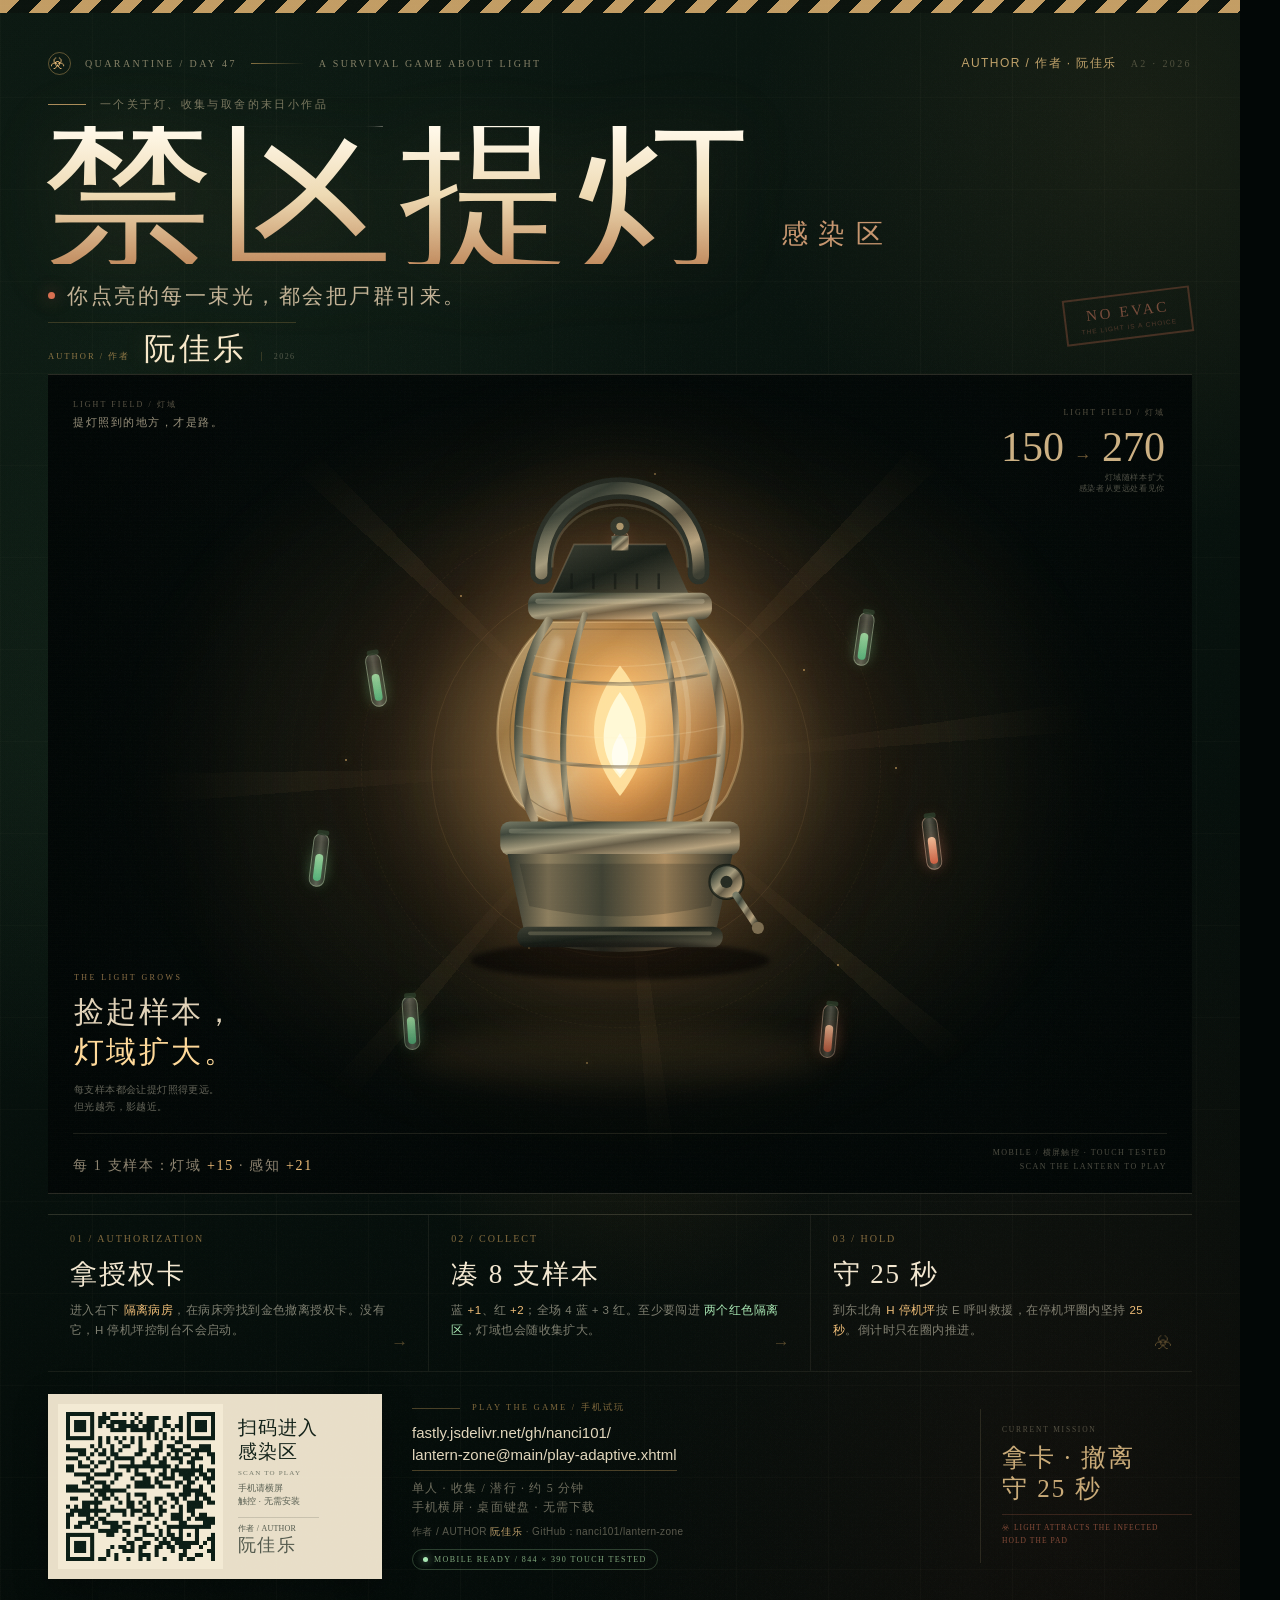
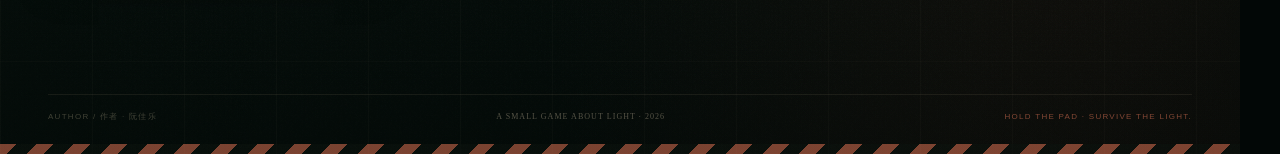
<file: poster/poster.html>
<!doctype html>
<html lang="zh-CN">
<head>
<meta charset="utf-8">
<meta name="viewport" content="width=1240, initial-scale=1">
<title>禁区提灯 · 感染区 — A2 海报</title>
<link rel="icon" href="data:,">
<style>
  @page { size: A2 portrait; margin: 0; }
  :root{
    --ink:#040b08;
    --cream:#f4ead5;
    --cream-dim:#c9bda4;
    --amber:#f0be78;
    --amber-hot:#ffd999;
    --rust:#d96f50;
    --green:#a9e8b4;
    --green-deep:#5f9c69;
    --line:rgba(235,219,177,.16);
    --line-soft:rgba(235,219,177,.08);
    --serif:"STKaiti","KaiTi","Kaiti SC","Songti SC","SimSun",serif;
    --sans:"Microsoft YaHei","PingFang SC","Hiragino Sans GB",sans-serif;
  }
  *{box-sizing:border-box;}
  html,body{margin:0;padding:0;background:#020706;}
  body{width:1240px;height:1754px;overflow:hidden;color:var(--cream);font-family:var(--sans);}
  .poster{
    position:relative;width:1240px;height:1754px;overflow:hidden;
    display:flex;flex-direction:column;
    padding:46px 48px 32px;
    background:
      radial-gradient(ellipse at 50% 52%, rgba(222,143,71,.16), transparent 31%),
      radial-gradient(ellipse at 15% 26%, rgba(68,119,77,.10), transparent 35%),
      radial-gradient(ellipse at 86% 86%, rgba(107,51,38,.12), transparent 35%),
      repeating-linear-gradient(90deg, rgba(235,219,177,.025) 0 1px, transparent 1px 92px),
      repeating-linear-gradient(0deg, rgba(235,219,177,.018) 0 1px, transparent 1px 92px),
      linear-gradient(165deg,#0a1610 0%,#06100c 48%,#020806 100%);
    isolation:isolate;
  }
  .poster:before{
    content:"";position:absolute;inset:0;z-index:0;pointer-events:none;
    background:
      radial-gradient(circle at 92% 8%, rgba(232,179,95,.07), transparent 20%),
      radial-gradient(circle at 7% 44%, rgba(129,199,134,.045), transparent 22%);
  }
  .poster:after{
    content:"";position:absolute;inset:0;z-index:60;pointer-events:none;
    box-shadow:inset 0 0 180px rgba(0,0,0,.72);
    background-image:url("data:image/svg+xml,%3Csvg xmlns='http://www.w3.org/2000/svg' width='140' height='140'%3E%3Cfilter id='n'%3E%3CfeTurbulence baseFrequency='.8' numOctaves='2' stitchTiles='stitch'/%3E%3C/filter%3E%3Crect width='140' height='140' filter='url(%23n)' opacity='.12'/%3E%3C/svg%3E");
    opacity:.32;mix-blend-mode:screen;
  }
  .hazard-top{position:absolute;left:0;right:0;top:0;height:13px;z-index:7;
    background:repeating-linear-gradient(135deg,var(--amber) 0 14px,#0a110c 14px 29px);opacity:.8;}
  .hazard-bottom{position:absolute;left:0;right:0;bottom:0;height:10px;z-index:7;
    background:repeating-linear-gradient(135deg,var(--rust) 0 12px,#0a110c 12px 26px);opacity:.55;}

  .topline{
    position:relative;z-index:8;
    display:flex;align-items:center;justify-content:space-between;gap:18px;
    padding-top:6px;
    font-family:Georgia,serif;font-size:10px;letter-spacing:.24em;
    color:rgba(230,211,169,.55);text-transform:uppercase;
  }
  .topline .left,.topline .right{display:flex;align-items:center;gap:14px;}
  .sigil{width:23px;height:23px;border:1px solid rgba(231,181,102,.38);border-radius:50%;
    display:inline-flex;align-items:center;justify-content:center;color:var(--amber);font-size:14px;line-height:1;}
  .rule-line{width:54px;height:1px;background:linear-gradient(90deg,rgba(231,181,102,.55),transparent);}
  .topline .right{color:rgba(230,211,169,.28);}
  .author-top{color:rgba(240,198,129,.78);letter-spacing:.12em;font-family:var(--sans);font-size:12px;}

  .title-wrap{position:relative;z-index:8;flex:none;margin-top:22px;min-height:264px;}
  .eyebrow{display:flex;align-items:center;gap:14px;font-size:11px;letter-spacing:.22em;color:rgba(225,208,167,.52);}
  .eyebrow .line{width:38px;height:1px;background:var(--amber);opacity:.7;}
  h1{position:relative;z-index:2;margin:14px 0 0 -5px;display:flex;align-items:flex-end;gap:26px;
    font-family:var(--serif);font-weight:400;line-height:.8;}
  h1 .cn{
    font-size:172px;letter-spacing:.035em;
    background:linear-gradient(180deg,#fff8e8 3%,#eedab3 50%,#c28d60 100%);
    -webkit-background-clip:text;background-clip:text;-webkit-text-fill-color:transparent;
    filter:drop-shadow(0 8px 36px rgba(218,153,92,.14));
  }
  h1 .sub{padding-bottom:18px;font-family:var(--serif);font-size:27px;letter-spacing:.38em;
    color:rgba(232,172,127,.85);white-space:nowrap;}
  .tagline{
    display:flex;align-items:center;gap:12px;margin-top:18px;
    font-family:var(--serif);font-size:21px;letter-spacing:.12em;color:rgba(241,218,184,.8);
  }
  .tagline .dot{width:7px;height:7px;border-radius:50%;background:var(--rust);box-shadow:0 0 16px rgba(214,110,81,.55);}
  .author-credit{
    display:flex;align-items:baseline;gap:14px;
    margin-top:12px;padding-top:10px;width:max-content;
    border-top:1px solid rgba(231,181,102,.2);
  }
  .author-credit span{font-family:Georgia,serif;font-size:8.5px;letter-spacing:.24em;color:rgba(231,181,102,.58);}
  .author-credit b{
    font-family:var(--serif);font-weight:400;font-size:31px;line-height:1;letter-spacing:.1em;
    color:#f8e8c9;text-shadow:0 0 26px rgba(239,185,105,.16);
  }
  .author-credit em{font-style:normal;font-family:Georgia,serif;font-size:8px;letter-spacing:.18em;color:rgba(220,207,178,.34);padding-left:12px;border-left:1px solid rgba(231,181,102,.18);}
  .poster-stamp{
    position:absolute;right:0;top:196px;z-index:8;padding:8px 14px 7px;
    border:2px solid rgba(214,110,81,.27);transform:rotate(-7deg);
    font-family:Georgia,serif;font-size:15px;letter-spacing:.18em;color:rgba(219,126,99,.5);text-align:center;
  }
  .poster-stamp small{display:block;margin-top:3px;font-family:var(--sans);font-size:6.5px;letter-spacing:.16em;color:rgba(219,126,99,.3);}

  .hero{
    position:relative;z-index:3;height:820px;flex:none;margin-top:10px;
    border-top:1px solid var(--line);border-bottom:1px solid var(--line);
    background:
      radial-gradient(ellipse at 50% 48%, rgba(245,181,99,.2), rgba(50,37,21,.08) 28%, transparent 58%),
      radial-gradient(ellipse at 50% 58%, rgba(2,7,6,.06), rgba(2,7,6,.82) 72%, #020706 100%),
      linear-gradient(180deg,#07110d,#030907);
    overflow:hidden;
  }
  .hero:before{
    content:"";position:absolute;inset:0;pointer-events:none;
    background:
      linear-gradient(90deg,rgba(1,6,5,.82),transparent 18%,transparent 82%,rgba(1,6,5,.82)),
      linear-gradient(180deg,rgba(1,6,5,.58),transparent 20%,transparent 76%,rgba(1,6,5,.8));
    z-index:4;
  }
  .hero:after{
    content:"";position:absolute;inset:0;pointer-events:none;z-index:5;
    background:repeating-linear-gradient(0deg,rgba(228,236,196,.025) 0 1px,transparent 1px 4px);
    mix-blend-mode:overlay;opacity:.5;
  }
  .light-halo{
    position:absolute;left:50%;top:48%;width:1040px;height:820px;
    transform:translate(-50%,-50%);
    background:radial-gradient(ellipse at center,rgba(255,202,126,.24),rgba(231,145,70,.08) 35%,transparent 69%);
    filter:blur(7px);pointer-events:none;z-index:1;
  }
  .rays{
    position:absolute;left:50%;top:48%;width:920px;height:800px;
    transform:translate(-50%,-50%);
    background:conic-gradient(from 10deg, transparent 0 9%, rgba(249,192,119,.08) 9% 10.2%, transparent 10.2% 20%, rgba(249,192,119,.05) 20% 21%, transparent 21% 33%, rgba(249,192,119,.07) 33% 34%, transparent 34% 45%, rgba(249,192,119,.05) 45% 46%, transparent 46% 58%, rgba(249,192,119,.06) 58% 59%, transparent 59% 71%, rgba(249,192,119,.05) 71% 72%, transparent 72% 84%, rgba(249,192,119,.07) 84% 85%, transparent 85% 100%);
    -webkit-mask-image:radial-gradient(ellipse at center,transparent 0 17%,#000 48%,transparent 75%);
    mask-image:radial-gradient(ellipse at center,transparent 0 17%,#000 48%,transparent 75%);
    opacity:.9;z-index:1;pointer-events:none;
  }
  .rings{position:absolute;left:50%;top:48%;width:1px;height:1px;z-index:1;pointer-events:none;}
  .ring{
    position:absolute;left:50%;top:50%;transform:translate(-50%,-50%);
    border:1px solid rgba(242,189,119,.16);border-radius:50%;
    box-shadow:0 0 30px rgba(242,189,119,.025) inset;
  }
  .ring.r0{width:380px;height:380px;opacity:.55;}
  .ring.r1{width:520px;height:520px;opacity:.38;border-style:dashed;border-color:rgba(242,189,119,.13);}
  .ring.r2{width:660px;height:660px;opacity:.22;border-style:dashed;border-color:rgba(242,189,119,.1);}
  .ring-label{
    position:absolute;left:50%;top:50%;transform:translate(-50%,-50%);
    font-family:Georgia,serif;font-size:8px;letter-spacing:.2em;color:rgba(240,195,128,.45);
  }
  .ring-label.l0{transform:translate(120px,-154px);}
  .ring-label.l1{transform:translate(180px,-205px);}
  .ring-label.l2{transform:translate(238px,-252px);}

  .lantern-wrap{
    position:absolute;left:50%;top:48%;width:520px;height:750px;
    transform:translate(-50%,-50%);
    z-index:3;pointer-events:none;
    filter:drop-shadow(0 0 55px rgba(245,170,80,.2));
  }
  .lantern{width:100%;height:100%;display:block;overflow:visible;}

  .vial{
    position:absolute;z-index:3;width:16px;height:54px;border-radius:8px;
    border:1px solid rgba(223,249,207,.4);
    background:linear-gradient(90deg,rgba(220,244,207,.08),rgba(255,255,231,.28),rgba(220,244,207,.08));
    box-shadow:0 0 18px rgba(145,230,157,.12), inset 0 0 8px rgba(255,255,255,.12);
  }
  .vial:before{content:"";position:absolute;left:2px;top:-4px;width:12px;height:5px;border-radius:2px;background:rgba(41,57,39,.9);}
  .vial:after{content:"";position:absolute;left:3px;bottom:5px;right:3px;height:27px;border-radius:5px;
    background:linear-gradient(180deg,rgba(170,238,174,.82),rgba(83,187,126,.88));
    box-shadow:0 0 14px rgba(137,231,156,.38);}
  .vial.red{border-color:rgba(255,205,177,.42);box-shadow:0 0 18px rgba(233,123,91,.16);}
  .vial.red:after{background:linear-gradient(180deg,rgba(255,197,157,.9),rgba(214,96,65,.92));box-shadow:0 0 16px rgba(236,125,91,.45);}
  .vial.v1{left:28%;top:34%;transform:rotate(-9deg);}
  .vial.v2{left:23%;top:56%;transform:rotate(7deg);}
  .vial.v3{left:31%;top:76%;transform:rotate(-4deg);}
  .vial.v4{right:28%;top:29%;transform:rotate(8deg);}
  .vial.v5{right:22%;top:54%;transform:rotate(-7deg);}
  .vial.v6{right:31%;top:77%;transform:rotate(5deg);}
  .vial.v7{left:50%;top:19%;transform:translateX(-50%) rotate(3deg);}
  .vial.v8{left:50%;bottom:14%;transform:translateX(-50%) rotate(-5deg);}

  .mote{position:absolute;width:2px;height:2px;border-radius:50%;background:rgba(255,203,121,.6);box-shadow:0 0 8px rgba(255,190,99,.55);z-index:2;}
  .m1{left:36%;top:27%;}.m2{left:66%;top:36%;}.m3{left:42%;top:70%;}.m4{left:69%;top:72%;}.m5{left:26%;top:47%;}.m6{left:74%;top:48%;}
  .m7{left:53%;top:12%;}.m8{left:47%;top:84%;}

  .hero-note{
    position:absolute;left:25px;top:24px;z-index:6;
    font-family:Georgia,serif;font-size:8px;letter-spacing:.26em;color:rgba(235,211,171,.38);
  }
  .hero-note b{display:block;margin-top:5px;font-family:var(--sans);font-size:11px;font-weight:400;letter-spacing:.14em;color:rgba(245,229,196,.62);}
  .hero-title{
    position:absolute;left:26px;bottom:78px;z-index:6;width:280px;
  }
  .hero-title span{font-family:Georgia,serif;font-size:8px;letter-spacing:.3em;color:rgba(236,184,113,.58);}
  .hero-title strong{
    display:block;margin-top:8px;font-family:var(--serif);font-size:30px;font-weight:400;line-height:1.35;letter-spacing:.08em;
    color:rgba(249,233,204,.9);
  }
  .hero-title strong em{font-style:normal;color:var(--amber-hot);}
  .hero-title p{margin:8px 0 0;font-size:10px;line-height:1.7;letter-spacing:.04em;color:rgba(220,213,188,.45);}
  .hero-stats{
    position:absolute;right:27px;top:26px;z-index:6;text-align:right;
  }
  .hero-stats .k{font-family:Georgia,serif;font-size:8px;letter-spacing:.24em;color:rgba(235,211,171,.35);}
  .hero-stats .big{display:block;margin-top:7px;font-family:Georgia,serif;font-size:42px;font-weight:400;line-height:1;color:rgba(249,214,159,.82);}
  .hero-stats .big em{font-size:17px;font-style:normal;color:rgba(232,179,103,.5);}
  .hero-stats small{display:block;margin-top:4px;font-size:8px;letter-spacing:.08em;color:rgba(219,210,184,.36);}
  .hero-bottom{
    position:absolute;left:25px;right:25px;bottom:18px;z-index:6;
    display:flex;align-items:flex-end;justify-content:space-between;gap:18px;
    padding-top:12px;border-top:1px solid rgba(235,213,171,.11);
  }
  .hero-bottom .l{font-family:var(--serif);font-size:14px;letter-spacing:.12em;color:rgba(243,222,190,.58);}
  .hero-bottom .l b{font-weight:400;color:var(--amber);}
  .hero-bottom .r{font-family:Georgia,serif;font-size:8px;line-height:1.8;letter-spacing:.18em;color:rgba(224,210,181,.34);text-align:right;}
  .hero-bottom .r b{font-weight:400;color:rgba(244,204,140,.68);letter-spacing:.08em;}

  .steps{
    position:relative;z-index:5;display:grid;grid-template-columns:repeat(3,1fr);
    flex:none;margin-top:20px;border-top:1px solid var(--line);border-bottom:1px solid var(--line-soft);
  }
  .step{padding:18px 22px 19px;border-right:1px solid var(--line-soft);min-height:156px;position:relative;}
  .step:last-child{border-right:0;}
  .step .no{font-family:Georgia,serif;font-size:10px;letter-spacing:.2em;color:rgba(231,181,102,.55);}
  .step h3{margin:12px 0 8px;font-family:var(--serif);font-size:27px;font-weight:400;letter-spacing:.07em;color:#f3e7d0;}
  .step p{margin:0;font-size:11.5px;line-height:1.8;letter-spacing:.04em;color:rgba(212,207,184,.58);}
  .step p b{font-weight:500;color:var(--amber);}
  .step p em{font-style:normal;color:var(--green);}
  .step .arrow{position:absolute;right:20px;bottom:18px;font-family:Georgia,serif;font-size:17px;color:rgba(231,181,102,.35);}

  .bottom{
    position:relative;z-index:5;display:grid;grid-template-columns:334px 1fr 212px;
    gap:30px;align-items:center;flex:none;margin-top:22px;
  }
  .qr-card{
    display:flex;align-items:center;gap:15px;padding:10px;
    background:rgba(240,230,207,.97);color:#112017;
    box-shadow:0 10px 32px rgba(0,0,0,.32);
  }
  .qr-card img{width:165px;height:165px;display:block;image-rendering:auto;}
  .qr-copy{display:flex;flex-direction:column;gap:5px;min-width:0;}
  .qr-copy b{font-family:var(--serif);font-size:19px;font-weight:400;line-height:1.25;letter-spacing:.06em;}
  .qr-copy span{font-family:Georgia,serif;font-size:7px;letter-spacing:.17em;color:rgba(17,32,23,.55);}
  .qr-copy em{font-style:normal;font-size:9px;line-height:1.5;color:rgba(17,32,23,.67);}
  .qr-copy small{margin-top:3px;font-family:Georgia,serif;font-size:8px;letter-spacing:.03em;color:rgba(17,32,23,.7);border-top:1px solid rgba(17,32,23,.15);padding-top:5px;}

  .play-info{display:flex;flex-direction:column;gap:8px;min-width:0;}
  .play-kicker{display:flex;align-items:center;gap:12px;font-family:Georgia,serif;font-size:8.5px;letter-spacing:.26em;color:rgba(231,181,102,.54);}
  .play-kicker .line{width:48px;height:1px;background:rgba(231,181,102,.3);}
  .play-url{font-family:Georgia,var(--sans);font-size:15px;line-height:1.45;letter-spacing:0;color:rgba(244,231,203,.92);
    text-decoration:none;border-bottom:1px solid rgba(231,181,102,.3);width:max-content;max-width:100%;padding-bottom:4px;}
  .play-meta{font-family:var(--serif);font-size:12px;line-height:1.6;letter-spacing:.1em;color:rgba(211,201,174,.5);}
  .play-author{font-family:Georgia,var(--sans);font-size:10px;letter-spacing:.04em;color:rgba(214,204,178,.4);}
  .play-author b{font-weight:400;color:rgba(238,197,132,.78);letter-spacing:.08em;}
  .mobile-badge{display:inline-flex;align-items:center;gap:6px;margin-top:2px;padding:5px 10px;
    border:1px solid rgba(166,229,166,.24);border-radius:999px;font-family:Georgia,serif;font-size:8px;letter-spacing:.18em;color:rgba(181,234,174,.7);width:max-content;}
  .mobile-badge i{width:5px;height:5px;border-radius:50%;background:var(--green);box-shadow:0 0 9px rgba(169,232,180,.8);}

  .mission{
    display:flex;flex-direction:column;justify-content:center;gap:8px;
    padding-left:21px;border-left:1px solid rgba(231,207,157,.13);height:154px;
  }
  .mission .small{font-family:Georgia,serif;font-size:7.5px;letter-spacing:.24em;color:rgba(219,204,169,.34);}
  .mission .big{font-family:var(--serif);font-size:25px;line-height:1.25;letter-spacing:.08em;color:rgba(232,196,137,.86);}
  .mission .hazard{font-family:Georgia,serif;font-size:7.5px;letter-spacing:.14em;color:rgba(213,115,87,.6);
    border-top:1px solid rgba(213,115,87,.2);padding-top:7px;margin-top:2px;line-height:1.7;}

  .footer{
    position:relative;z-index:5;display:flex;justify-content:space-between;align-items:center;
    margin-top:auto;padding-top:16px;border-top:1px solid rgba(235,213,177,.08);
    font-family:Georgia,var(--sans);font-size:8px;letter-spacing:.16em;color:rgba(215,201,167,.28);
  }
  .footer .mid{font-family:var(--serif);letter-spacing:.13em;color:rgba(215,201,167,.38);}
  .footer .red{color:rgba(214,110,81,.58);}
</style>
</head>
<body>
<div class="poster">
  <div class="hazard-top"></div>
  <div class="hazard-bottom"></div>

  <header class="topline">
    <div class="left">
      <span class="sigil">☣</span>
      <span>QUARANTINE / DAY 47</span>
      <span class="rule-line"></span>
      <span>A SURVIVAL GAME ABOUT LIGHT</span>
    </div>
    <div class="right">
      <span class="author-top">AUTHOR / 作者 · 阮佳乐</span>
      <span>A2 · 2026</span>
    </div>
  </header>

  <section class="title-wrap">
    <div class="eyebrow"><span class="line"></span><span>一个关于灯、收集与取舍的末日小作品</span></div>
    <h1><span class="cn">禁区提灯</span><span class="sub">感染区</span></h1>
    <div class="tagline"><span class="dot"></span>你点亮的每一束光，都会把尸群引来。</div>
    <div class="author-credit">
      <span>AUTHOR / 作者</span>
      <b>阮佳乐</b>
      <em>2026</em>
    </div>
    <div class="poster-stamp">NO EVAC<small>THE LIGHT IS A CHOICE</small></div>
  </section>

  <section class="hero">
    <div class="light-halo"></div>
    <div class="rays"></div>
    <div class="rings">
      <span class="ring r0"></span><span class="ring r1"></span><span class="ring r2"></span>
    </div>

    <div class="hero-note">LIGHT FIELD / 灯域<b>提灯照到的地方，才是路。</b></div>

    <div class="vial v1"></div><div class="vial v2"></div><div class="vial v3"></div><div class="vial v4"></div>
    <div class="vial red v5"></div><div class="vial red v6"></div><div class="vial red v7"></div>

    <span class="mote m1"></span><span class="mote m2"></span><span class="mote m3"></span><span class="mote m4"></span>
    <span class="mote m5"></span><span class="mote m6"></span><span class="mote m7"></span><span class="mote m8"></span>

    <div class="lantern-wrap">
      <svg class="lantern" viewBox="0 0 420 620" role="img" aria-label="一盏在黑暗中发光的旧式提灯">
        <defs>
          <radialGradient id="halo" cx="50%" cy="45%" r="50%">
            <stop offset="0%" stop-color="#ffd28f" stop-opacity=".52"/>
            <stop offset="34%" stop-color="#f4a95d" stop-opacity=".2"/>
            <stop offset="70%" stop-color="#b95e35" stop-opacity=".05"/>
            <stop offset="100%" stop-color="#b95e35" stop-opacity="0"/>
          </radialGradient>
          <radialGradient id="flameGlow" cx="50%" cy="44%" r="50%">
            <stop offset="0%" stop-color="#fff9d5" stop-opacity="1"/>
            <stop offset="20%" stop-color="#ffe6a0" stop-opacity=".95"/>
            <stop offset="52%" stop-color="#ffb455" stop-opacity=".7"/>
            <stop offset="100%" stop-color="#e9702d" stop-opacity="0"/>
          </radialGradient>
          <linearGradient id="metal" x1="0" y1="0" x2="1" y2="1">
            <stop offset="0" stop-color="#777b67"/>
            <stop offset=".2" stop-color="#3f463a"/>
            <stop offset=".45" stop-color="#a59b7c"/>
            <stop offset=".58" stop-color="#655c47"/>
            <stop offset=".8" stop-color="#b7a27d"/>
            <stop offset="1" stop-color="#3b3d31"/>
          </linearGradient>
          <linearGradient id="metalDark" x1="0" y1="0" x2="1" y2="1">
            <stop offset="0" stop-color="#3a3d31"/>
            <stop offset=".45" stop-color="#191f18"/>
            <stop offset="1" stop-color="#665f4a"/>
          </linearGradient>
          <linearGradient id="glass" x1="0" y1="0" x2="1" y2="1">
            <stop offset="0" stop-color="#ffefc0" stop-opacity=".66"/>
            <stop offset=".28" stop-color="#ffc978" stop-opacity=".32"/>
            <stop offset=".52" stop-color="#fff5cf" stop-opacity=".52"/>
            <stop offset=".75" stop-color="#e79348" stop-opacity=".22"/>
            <stop offset="1" stop-color="#8d5b30" stop-opacity=".42"/>
          </linearGradient>
          <linearGradient id="tank" x1="0" y1="0" x2="1" y2="0">
            <stop offset="0" stop-color="#2e332a"/>
            <stop offset=".18" stop-color="#8d7e5e"/>
            <stop offset=".42" stop-color="#4b4c3b"/>
            <stop offset=".7" stop-color="#b09063"/>
            <stop offset="1" stop-color="#2b2e25"/>
          </linearGradient>
          <filter id="softGlow" x="-80%" y="-80%" width="260%" height="260%">
            <feGaussianBlur stdDeviation="12"/>
          </filter>
          <filter id="flameBlur" x="-100%" y="-100%" width="300%" height="300%">
            <feGaussianBlur stdDeviation="8"/>
          </filter>
          <filter id="smallBlur" x="-40%" y="-40%" width="180%" height="180%">
            <feGaussianBlur stdDeviation="2.2"/>
          </filter>
        </defs>

        <circle cx="210" cy="294" r="244" fill="url(#halo)"/>
        <ellipse cx="210" cy="550" rx="172" ry="24" fill="#f4b15d" opacity=".1" filter="url(#softGlow)"/>

        <!-- handle -->
        <path d="M145 150 C142 56 278 56 275 150" fill="none" stroke="#2c3128" stroke-width="18" stroke-linecap="round"/>
        <path d="M145 150 C142 56 278 56 275 150" fill="none" stroke="url(#metal)" stroke-width="10" stroke-linecap="round"/>
        <path d="M154 145 C153 76 267 76 266 145" fill="none" stroke="rgba(255,238,190,.16)" stroke-width="2"/>

        <!-- top cap -->
        <path d="M150 174 L172 126 H248 L270 174 Z" fill="url(#metalDark)"/>
        <path d="M150 174 L172 126 H248" fill="none" stroke="rgba(255,239,198,.18)" stroke-width="1.4"/>
        <rect x="134" y="166" width="152" height="22" rx="9" fill="url(#metal)"/>
        <rect x="140" y="171" width="140" height="4" rx="2" fill="rgba(255,245,210,.2)"/>
        <g stroke="rgba(17,22,17,.65)" stroke-width="2">
          <path d="M170 150 v13"/><path d="M188 150 v13"/><path d="M206 150 v13"/><path d="M224 150 v13"/><path d="M242 150 v13"/>
        </g>
        <circle cx="210" cy="111" r="8" fill="#373a2d"/>
        <circle cx="210" cy="111" r="3" fill="#b49c70"/>
        <path d="M203 119 h14 v12 h-14z" fill="url(#metal)"/>

        <!-- glass body -->
        <path d="M150 190 H270 C312 226 322 286 300 330 C282 375 138 375 120 330 C98 286 108 226 150 190 Z"
              fill="url(#glass)" stroke="rgba(255,223,162,.3)" stroke-width="2"/>
        <path d="M154 196 H266 C300 230 310 286 292 326 C276 366 144 366 128 326 C110 286 120 230 154 196 Z"
              fill="none" stroke="rgba(66,55,36,.35)" stroke-width="1"/>

        <!-- flame -->
        <ellipse cx="210" cy="286" rx="84" ry="108" fill="url(#flameGlow)" opacity=".62" filter="url(#softGlow)"/>
        <ellipse cx="210" cy="286" rx="42" ry="70" fill="url(#flameGlow)" opacity=".8" filter="url(#flameBlur)"/>
        <path d="M210 226 C235 258 242 292 210 334 C178 292 185 258 210 226 Z" fill="#ffe3a1" opacity=".95"/>
        <path d="M210 248 C226 270 230 297 210 319 C190 297 194 270 210 248 Z" fill="#fff9d6"/>
        <path d="M210 282 C218 294 220 306 210 316 C200 306 202 294 210 282 Z" fill="#fffdf0"/>

        <!-- cage -->
        <g fill="none" stroke="url(#metal)" stroke-linecap="round">
          <path d="M151 189 C120 233 120 318 139 353" stroke-width="7"/>
          <path d="M269 189 C300 233 300 318 281 353" stroke-width="7"/>
          <path d="M181 184 C160 244 158 316 172 366" stroke-width="5"/>
          <path d="M239 184 C260 244 262 316 248 366" stroke-width="5"/>
          <path d="M210 181 V371" stroke-width="2.4" opacity=".55"/>
          <path d="M139 233 Q210 250 281 233" stroke-width="3" opacity=".7"/>
          <path d="M128 300 Q210 320 292 300" stroke-width="3" opacity=".7"/>
        </g>
        <g fill="none" stroke="rgba(255,239,193,.18)" stroke-width="1">
          <path d="M139 218 Q210 236 281 218"/><path d="M124 276 Q210 296 296 276"/>
        </g>

        <!-- glass reflection -->
        <path d="M158 207 C138 250 138 307 156 342" fill="none" stroke="rgba(255,255,232,.24)" stroke-width="10" stroke-linecap="round" filter="url(#smallBlur)"/>
        <path d="M254 208 C266 238 270 273 264 303" fill="none" stroke="rgba(255,255,232,.14)" stroke-width="4" stroke-linecap="round"/>

        <!-- collar / tank -->
        <rect x="111" y="355" width="198" height="28" rx="8" fill="url(#metal)"/>
        <rect x="118" y="361" width="184" height="4" rx="2" fill="rgba(255,245,210,.17)"/>
        <path d="M117 382 H303 L288 452 Q210 474 132 452 Z" fill="url(#tank)"/>
        <path d="M127 390 H293 L285 425 Q210 442 135 425 Z" fill="rgba(20,25,19,.22)"/>
        <rect x="125" y="442" width="170" height="17" rx="8" fill="url(#metalDark)"/>
        <rect x="134" y="446" width="152" height="3" rx="1.5" fill="rgba(255,235,190,.18)"/>
        <circle cx="298" cy="405" r="14" fill="url(#metal)" stroke="rgba(14,20,15,.7)" stroke-width="2"/>
        <circle cx="298" cy="405" r="5" fill="#252a21"/>
        <path d="M306 416 L322 440" stroke="url(#metal)" stroke-width="6" stroke-linecap="round"/>
        <circle cx="324" cy="443" r="5" fill="#7b6c50"/>

        <!-- base shadow -->
        <ellipse cx="210" cy="470" rx="124" ry="16" fill="rgba(0,0,0,.58)" filter="url(#smallBlur)"/>
      </svg>
    </div>

    <div class="hero-stats">
      <span class="k">LIGHT FIELD / 灯域</span>
      <strong class="big">150 <em>→</em> 270</strong>
      <small>灯域随样本扩大<br>感染者从更远处看见你</small>
    </div>

    <div class="hero-title">
      <span>THE LIGHT GROWS</span>
      <strong>捡起样本，<br><em>灯域扩大。</em></strong>
      <p>每支样本都会让提灯照得更远。<br>但光越亮，影越近。</p>
    </div>

    <div class="hero-bottom">
      <div class="l">每 1 支样本：灯域 <b>+15</b> · 感知 <b>+21</b></div>
      <div class="r">MOBILE / 横屏触控 · TOUCH TESTED<br>SCAN THE LANTERN TO PLAY</div>
    </div>
  </section>

  <section class="steps">
    <article class="step">
      <div class="no">01 / AUTHORIZATION</div>
      <h3>拿授权卡</h3>
      <p>进入右下 <b>隔离病房</b>，在病床旁找到金色撤离授权卡。没有它，H 停机坪控制台不会启动。</p>
      <span class="arrow">→</span>
    </article>
    <article class="step">
      <div class="no">02 / COLLECT</div>
      <h3>凑 8 支样本</h3>
      <p>蓝 <b>+1</b>、红 <b>+2</b>；全场 4 蓝 + 3 红。至少要闯进 <em>两个红色隔离区</em>，灯域也会随收集扩大。</p>
      <span class="arrow">→</span>
    </article>
    <article class="step">
      <div class="no">03 / HOLD</div>
      <h3>守 25 秒</h3>
      <p>到东北角 <b>H 停机坪</b>按 E 呼叫救援，在停机坪圈内坚持 <b>25 秒</b>。倒计时只在圈内推进。</p>
      <span class="arrow">☣</span>
    </article>
  </section>

  <section class="bottom">
    <div class="qr-card">
      <img src="qr.png" alt="扫码进入《禁区提灯·感染区》手机试玩">
      <div class="qr-copy">
        <b>扫码进入<br>感染区</b>
        <span>SCAN TO PLAY</span>
        <em>手机请横屏<br>触控 · 无需安装</em>
        <small>作者 / AUTHOR<br><b style="font-family:var(--serif);font-size:18px;letter-spacing:.08em;">阮佳乐</b></small>
      </div>
    </div>

    <div class="play-info">
      <div class="play-kicker"><span class="line"></span><span>PLAY THE GAME / 手机试玩</span></div>
      <a class="play-url" href="https://fastly.jsdelivr.net/gh/nanci101/lantern-zone@main/play-adaptive.xhtml">fastly.jsdelivr.net/gh/nanci101/<br>lantern-zone@main/play-adaptive.xhtml</a>
      <div class="play-meta">单人 · 收集 / 潜行 · 约 5 分钟<br>手机横屏 · 桌面键盘 · 无需下载</div>
      <div class="play-author">作者 / AUTHOR <b>阮佳乐</b> · GitHub：nanci101/lantern-zone</div>
      <div class="mobile-badge"><i></i>MOBILE READY / 844 × 390 TOUCH TESTED</div>
    </div>

    <div class="mission">
      <div class="small">CURRENT MISSION</div>
      <div class="big">拿卡 · 撤离<br>守 25 秒</div>
      <div class="hazard">☣ LIGHT ATTRACTS THE INFECTED<br>HOLD THE PAD</div>
    </div>
  </section>

  <footer class="footer">
    <span>AUTHOR / 作者 · 阮佳乐</span>
    <span class="mid">A SMALL GAME ABOUT LIGHT · 2026</span>
    <span class="red">HOLD THE PAD · SURVIVE THE LIGHT.</span>
  </footer>
</div>
</body>
</html>
</file>
<file: style.css>
:root{
  --ink:#061014;
  --ink-2:#0a1b1d;
  --cream:#f7ecd4;
  --cream-dim:#cfc3a8;
  --mint:#a9e7b7;
  --mint-soft:#7ec996;
  --gold:#f2b56b;
  --gold-hot:#ffd08a;
  --peach:#f2a28b;
  --danger:#e7765e;
  --line:rgba(240,222,182,.18);
  --line-soft:rgba(240,222,182,.1);
  --glass:rgba(6,18,20,.58);
  --serif:"STKaiti","KaiTi","Kaiti SC","Songti SC","SimSun","Noto Serif SC",serif;
  --sans:"Microsoft YaHei","PingFang SC","Hiragino Sans GB","Noto Sans SC",sans-serif;
}

*{box-sizing:border-box;}
html,body{margin:0;padding:0;min-height:100%;background:#020709;}
html{overflow:hidden;}
body{
  color:var(--cream);
  font-family:var(--sans);
  overflow:hidden;
  overscroll-behavior:none;
  -webkit-font-smoothing:antialiased;
  text-rendering:optimizeLegibility;
  user-select:none;
  -webkit-user-select:none;
  touch-action:none;
}
button{font:inherit;color:inherit;background:none;border:0;padding:0;cursor:pointer;-webkit-tap-highlight-color:transparent;}
button:focus-visible{outline:2px solid var(--gold);outline-offset:4px;}
#app{
  width:100vw;
  height:100dvh;
  min-height:100vh;
  display:flex;
  align-items:center;
  justify-content:center;
  background:
    radial-gradient(ellipse at 50% 42%, rgba(30,64,61,.17), transparent 56%),
    #020709;
}
#stage{
  position:relative;
  width:min(100vw, calc(100dvh * 16 / 9));
  height:min(100dvh, calc(100vw * 9 / 16));
  aspect-ratio:16 / 9;
  overflow:hidden;
  background:#061014;
  box-shadow:0 0 120px rgba(0,0,0,.8);
  isolation:isolate;
}
#game{
  position:absolute;
  inset:0;
  width:100%;
  height:100%;
  display:block;
}
#uiLayer{
  position:absolute;
  left:0;
  top:0;
  width:1280px;
  height:720px;
  transform-origin:0 0;
  z-index:5;
  pointer-events:none;
  font-size:16px;
}
#uiLayer button{pointer-events:auto;}
.hidden{opacity:0 !important;visibility:hidden !important;pointer-events:none !important;}

/* ============ shared bits ============ */
.eyebrow{
  display:flex;align-items:center;gap:14px;
  color:rgba(219,233,213,.62);
  font-size:11px;letter-spacing:.3em;text-transform:uppercase;
}
.eyebrow-line{display:block;width:42px;height:1px;background:linear-gradient(90deg,var(--gold),transparent);}
.modal-kicker{
  display:block;font-size:10px;letter-spacing:.32em;color:var(--gold);
  text-transform:uppercase;margin-bottom:13px;
}
.primary-btn{
  position:relative;
  display:inline-flex;align-items:center;justify-content:center;gap:18px;
  min-width:220px;height:58px;padding:0 25px 0 28px;
  border:1px solid rgba(255,226,165,.55);
  border-radius:999px;
  background:linear-gradient(135deg, rgba(255,220,156,.96), rgba(222,171,99,.92));
  color:#182019;
  font-weight:700;font-size:16px;letter-spacing:.12em;
  box-shadow:0 10px 38px rgba(228,176,99,.18), inset 0 1px 0 rgba(255,255,255,.55);
  overflow:hidden;
  transition:transform .25s ease, box-shadow .25s ease, filter .25s ease;
}
.primary-btn:hover{transform:translateY(-2px);box-shadow:0 16px 48px rgba(228,176,99,.27), inset 0 1px 0 rgba(255,255,255,.65);filter:brightness(1.04);}
.primary-btn:active{transform:translateY(0) scale(.985);}
.primary-btn .btn-glow{
  position:absolute;inset:-40%;
  background:conic-gradient(from 0deg, transparent, rgba(255,255,255,.52), transparent 30%);
  animation:btn-sheen 5.5s linear infinite;
  opacity:.6;
}
.primary-btn .btn-label,.primary-btn .btn-arrow{position:relative;z-index:1;}
.primary-btn .btn-arrow{font-family:var(--sans);font-size:20px;font-weight:400;transform:translateY(-1px);}
.small-btn{height:50px;min-width:180px;font-size:14px;}
.keycap{
  display:inline-flex;align-items:center;justify-content:center;
  min-width:28px;height:23px;padding:0 7px;
  border:1px solid rgba(220,225,199,.25);
  border-bottom-color:rgba(220,225,199,.12);
  border-radius:5px;
  background:rgba(235,235,210,.045);
  color:rgba(238,238,218,.8);
  font-size:10px;letter-spacing:.06em;line-height:1;white-space:nowrap;
}

/* ============ title ============ */
.screen{position:absolute;inset:0;z-index:30;pointer-events:auto;}
.title-screen{
  background:
    radial-gradient(ellipse at 83% 32%, rgba(145,63,38,.2), transparent 37%),
    linear-gradient(90deg, rgba(2,8,7,.992) 0%, rgba(3,10,9,.95) 28%, rgba(3,11,10,.74) 54%, rgba(5,13,11,.2) 78%, rgba(5,13,11,.06) 100%),
    radial-gradient(ellipse at 52% 54%, transparent 25%, rgba(1,6,6,.44) 100%);
  transition:opacity .75s ease, visibility .75s ease;
}
.title-screen:after{
  content:"";
  position:absolute;left:0;right:0;bottom:0;height:106px;
  background:
    repeating-linear-gradient(135deg, rgba(240,181,107,.105) 0 12px, transparent 12px 28px),
    linear-gradient(0deg, rgba(2,7,7,.58), transparent);
  opacity:.42;
  pointer-events:none;
  z-index:1;
}
.title-left{
  position:absolute;
  left:64px;top:44px;
  width:770px;
  z-index:3;
}
.game-title{
  margin:24px 0 0 -4px;
  display:flex;align-items:flex-end;gap:20px;
  font-family:var(--serif);
  font-weight:400;
  line-height:.8;
  letter-spacing:.03em;
  filter:drop-shadow(0 3px 34px rgba(222,157,103,.16));
}
.title-main{
  font-size:144px;
  color:#f7ecd4;
  background:linear-gradient(180deg,#fff8e5 4%,#f0d5ad 48%,#c48960 100%);
  -webkit-background-clip:text;background-clip:text;-webkit-text-fill-color:transparent;
  letter-spacing:.035em;
}
.title-sub{
  display:block;
  padding-bottom:19px;
  font-family:var(--serif);
  font-size:21px;
  line-height:1.2;
  letter-spacing:.38em;
  color:rgba(236,181,143,.78);
  white-space:nowrap;
}
.tagline{
  margin:22px 0 0;
  font-family:var(--serif);
  font-size:18px;
  letter-spacing:.14em;
  color:rgba(236,211,184,.76);
}
.tagline:before{
  content:"☣";
  display:inline-block;
  margin-right:11px;
  color:rgba(231,145,99,.55);
  font-size:13px;
  transform:translateY(-2px);
}
.rules-grid{
  display:grid;grid-template-columns:repeat(3,1fr);
  gap:0;
  margin-top:37px;
  width:755px;
  border-top:1px solid var(--line);
  border-bottom:1px solid var(--line-soft);
}
.rule-card{
  min-height:136px;
  padding:19px 18px 18px 0;
  border-right:1px solid var(--line-soft);
}
.rule-card + .rule-card{padding-left:18px;}
.rule-card:last-child{padding-right:0;border-right:0;}
.rule-index{
  display:block;
  font-size:9px;letter-spacing:.19em;
  color:rgba(218,226,200,.44);
  text-transform:uppercase;
}
.rule-card h3{
  margin:13px 0 8px;
  font-family:var(--serif);
  font-weight:400;
  font-size:20px;
  letter-spacing:.08em;
  color:#f4e8cf;
}
.rule-card p{
  margin:0;
  font-size:11.5px;
  line-height:1.85;
  letter-spacing:.02em;
  color:rgba(213,218,194,.62);
}
.rule-card p b{color:var(--gold);font-weight:600;}
.rule-card.danger-rule h3{color:#f1c4a9;}
.rule-card.danger-rule p b{color:var(--peach);}
.title-cta-row{
  display:flex;align-items:center;gap:28px;
  margin-top:30px;
}
.controls-mini{
  display:flex;flex-direction:column;gap:5px;
  color:rgba(218,223,200,.45);
  font-size:10.5px;letter-spacing:.03em;
}
.controls-mini i{
  display:inline-block;padding:2px 6px;margin-right:2px;
  border:1px solid rgba(232,226,200,.18);border-radius:4px;
  font-style:normal;font-size:9.5px;color:rgba(236,230,203,.7);
}
.title-footnote{
  margin:27px 0 0;
  font-size:10.5px;letter-spacing:.04em;
  color:rgba(224,218,194,.48);
}
.title-footnote b{color:var(--gold);}
.footnote-star{color:var(--gold);margin-right:7px;}
.footnote-dim{margin-left:17px;color:rgba(224,218,194,.28);}
.title-right{
  position:absolute;inset:0;
  overflow:hidden;
  pointer-events:none;
}
.title-moon{
  position:absolute;
  right:96px;top:58px;
  width:318px;height:318px;border-radius:50%;
  background:
    radial-gradient(circle at 37% 35%, rgba(249,238,213,.98) 0 14%, rgba(222,194,151,.95) 34%, rgba(168,113,85,.9) 60%, rgba(90,47,42,.94) 82%, rgba(38,21,19,.98) 100%);
  box-shadow:
    0 0 58px rgba(221,126,88,.24),
    0 0 160px rgba(153,62,45,.18),
    inset -28px -24px 60px rgba(37,15,16,.6);
  opacity:.93;
  animation:moon-breathe 9s ease-in-out infinite;
}
.title-moon:before{
  content:"";position:absolute;inset:-17%;
  border-radius:50%;
  border:1px dashed rgba(231,167,116,.2);
  box-shadow:
    0 0 0 21px rgba(231,167,116,.035),
    0 0 0 55px rgba(231,167,116,.015),
    inset 0 0 50px rgba(20,7,7,.25);
}
.title-moon:after{
  content:"";position:absolute;inset:-8%;
  border-radius:50%;
  background:repeating-conic-gradient(from 0deg, rgba(235,174,120,.23) 0deg 1.2deg, transparent 1.2deg 18deg);
  -webkit-mask:radial-gradient(circle, transparent 0 58%, #000 59% 60%, transparent 61%);
  mask:radial-gradient(circle, transparent 0 58%, #000 59% 60%, transparent 61%);
  opacity:.7;
}
.moon-bite{
  position:absolute;right:-67px;top:-72px;
  width:225px;height:225px;border-radius:50%;
  background:radial-gradient(circle at 40% 60%, #050c0a 0 57%, rgba(4,10,8,.82) 70%, transparent 72%);
  filter:blur(1px);
}
.moon-crack{
  position:absolute;display:block;height:1px;
  background:linear-gradient(90deg,transparent,rgba(55,21,20,.64),transparent);
  transform-origin:left center;
}
.c1{left:80px;top:96px;width:128px;transform:rotate(31deg);}
.c2{left:126px;top:198px;width:115px;transform:rotate(-42deg);opacity:.8;}
.c3{left:35px;top:160px;width:76px;transform:rotate(10deg);opacity:.55;}
.moon-biohazard{
  position:absolute;inset:0;
  display:flex;align-items:center;justify-content:center;
  font-family:"Segoe UI Symbol","Arial Unicode MS",sans-serif;
  font-size:188px;line-height:1;
  color:rgba(46,18,16,.3);
  transform:rotate(-9deg) translateY(-2px);
  text-shadow:0 0 28px rgba(12,3,3,.22);
  pointer-events:none;
}
.title-orbit{
  position:absolute;border-radius:50%;border:1px solid rgba(223,151,106,.1);
  pointer-events:none;
}
.orbit-1{width:510px;height:510px;right:-2px;top:-26px;transform:rotate(-22deg);}
.orbit-2{width:650px;height:650px;right:-78px;top:-96px;border-color:rgba(223,151,106,.045);}
.floating-shard{
  position:absolute;width:11px;height:11px;
  border:1px solid rgba(234,165,110,.5);
  background:linear-gradient(135deg,rgba(235,160,104,.5),rgba(235,160,104,.04));
  transform:rotate(35deg);
  animation:shard-float 7s ease-in-out infinite;
  box-shadow:0 0 22px rgba(218,126,79,.22);
}
.s1{right:430px;top:130px;animation-delay:-1s;}
.s2{right:120px;top:400px;width:8px;height:8px;animation-delay:-3s;}
.s3{right:387px;top:314px;width:6px;height:6px;opacity:.6;animation-delay:-4.5s;}
.title-right:after{
  content:"NO EVAC";
  position:absolute;right:74px;top:414px;
  padding:7px 13px 6px;
  transform:rotate(-8deg);
  border:2px solid rgba(227,120,91,.22);
  color:rgba(227,140,108,.42);
  font-family:Georgia,serif;font-size:12px;letter-spacing:.24em;
  text-align:center;
  box-shadow:inset 0 0 0 3px rgba(3,10,8,.35);
}
.vertical-mark{
  position:absolute;right:47px;bottom:58px;
  writing-mode:vertical-rl;
  font-family:Georgia,serif;
  font-size:9px;letter-spacing:.35em;line-height:2.1;
  color:rgba(229,202,174,.28);text-align:right;
}
.vertical-mark em{font-style:normal;color:rgba(232,142,96,.6);}
.title-side-note{
  position:absolute;right:446px;bottom:70px;
  text-align:right;
  font-family:var(--serif);
  font-size:12px;line-height:2;letter-spacing:.18em;
  color:rgba(230,205,181,.3);
  padding-right:20px;
  border-right:1px solid rgba(230,185,151,.13);
}
.title-screen .title-left,
.title-screen .title-right{transition:transform 1s cubic-bezier(.2,.7,.2,1), opacity .7s ease;}
.title-screen.is-leaving .title-left{transform:translateY(-12px);opacity:0;}
.title-screen.is-leaving .title-right{transform:scale(1.03);opacity:0;}

/* ============ HUD ============ */
#hud{
  position:absolute;inset:0;
  transition:opacity .5s ease, visibility .5s ease;
  z-index:20;
}
#hud:before{
  content:"";position:absolute;left:0;right:0;top:0;height:180px;
  background:linear-gradient(180deg,rgba(1,7,8,.55),rgba(1,7,8,.18) 56%,transparent);
  pointer-events:none;
}
.status-card{
  position:absolute;left:24px;top:22px;
  width:256px;
  padding:15px 17px 13px;
  border:1px solid rgba(231,214,174,.15);
  background:linear-gradient(145deg,rgba(9,26,27,.78),rgba(5,16,18,.48));
  border-radius:8px;
  box-shadow:0 16px 55px rgba(0,0,0,.2), inset 0 1px 0 rgba(255,245,213,.06);
  backdrop-filter:blur(11px);
  -webkit-backdrop-filter:blur(11px);
}
.brand-mini{display:flex;align-items:baseline;justify-content:space-between;gap:8px;margin-bottom:12px;}
.brand-cn{font-family:var(--serif);font-size:14px;letter-spacing:.15em;color:rgba(247,236,210,.8);}
.brand-en{font-family:Georgia,serif;font-size:6.5px;letter-spacing:.19em;color:rgba(227,217,190,.28);white-space:nowrap;}
.light-numbers{display:flex;align-items:flex-end;justify-content:space-between;margin-bottom:7px;}
.light-label{font-size:9.5px;letter-spacing:.16em;color:rgba(220,222,197,.5);}
.light-value{font-family:Georgia,var(--serif);display:flex;align-items:baseline;gap:4px;line-height:1;}
.light-value b{font-family:Georgia,serif;font-size:27px;font-weight:400;color:#fff3d3;letter-spacing:-.03em;text-shadow:0 0 22px rgba(246,211,143,.36);}
.light-value i{font-style:normal;font-size:9px;color:rgba(226,220,194,.35);letter-spacing:.08em;}
.light-pips{display:flex;gap:6px;height:15px;align-items:center;}
.pip{
  width:10px;height:10px;
  transform:rotate(45deg);
  border:1px solid rgba(211,212,185,.22);
  background:rgba(224,223,190,.045);
  border-radius:1px;
  transition:background .35s ease, border-color .35s ease, box-shadow .35s ease, transform .35s ease;
}
.pip.filled{
  background:linear-gradient(135deg,#e8ffe4,#9fe6b0);
  border-color:rgba(203,245,196,.9);
  box-shadow:0 0 8px rgba(145,226,163,.42);
}
.pip.filled:nth-child(n+4):nth-child(-n+6){
  background:linear-gradient(135deg,#ffe7b1,#eab068);
  border-color:rgba(255,223,166,.92);
  box-shadow:0 0 8px rgba(239,183,103,.48);
}
.pip.filled:nth-child(n+7){
  background:linear-gradient(135deg,#ffd3aa,#e7785d);
  border-color:rgba(255,181,148,.95);
  box-shadow:0 0 9px rgba(231,120,93,.55);
}
.pip.pop{animation:pip-pop .4s ease;}
.mini-counts{display:flex;gap:15px;margin-top:9px;padding-top:8px;border-top:1px solid rgba(221,214,184,.08);}
.mini-count{display:flex;align-items:center;gap:5px;font-size:9px;letter-spacing:.06em;color:rgba(222,220,197,.48);}
.mini-count b{font-weight:500;color:rgba(244,232,207,.82);}
.mini-count em{font-style:normal;color:rgba(222,220,197,.25);}
.gem{width:6px;height:6px;display:inline-block;transform:rotate(45deg);border-radius:1px;}
.gem.silver{background:#a8e9b7;box-shadow:0 0 8px rgba(144,226,164,.45);}
.gem.gold{background:#e97c60;box-shadow:0 0 8px rgba(233,124,96,.55);}
.keycard-row{
  display:flex;align-items:center;gap:6px;
  margin-top:7px;padding-top:7px;
  border-top:1px solid rgba(221,214,184,.08);
  font-size:8.5px;letter-spacing:.1em;
  color:rgba(221,220,195,.42);
  transition:color .3s ease;
}
.keycard-row b{margin-left:auto;font-weight:400;letter-spacing:.06em;color:rgba(229,153,125,.8);}
.keycard-icon{
  width:14px;height:10px;display:inline-block;
  border:1px solid rgba(236,190,141,.55);border-radius:2px;
  position:relative;transform:rotate(-8deg);
  background:linear-gradient(135deg,rgba(246,209,158,.22),rgba(246,209,158,.03));
}
.keycard-icon:after{
  content:"";position:absolute;left:2px;top:2px;width:4px;height:3px;
  border-radius:50%;background:rgba(249,220,168,.6);
}
.keycard-row.has-card{color:rgba(211,238,191,.7);}
.keycard-row.has-card b{color:#b7e9ae;}
.keycard-row.has-card .keycard-icon{border-color:rgba(188,236,165,.7);box-shadow:0 0 10px rgba(150,226,150,.18);}
.lantern-row{
  display:flex;align-items:center;gap:6px;
  margin-top:7px;padding-top:7px;
  border-top:1px solid rgba(221,214,184,.08);
  font-size:8.5px;letter-spacing:.1em;
  color:rgba(221,220,195,.42);
}
.lantern-row b{margin-left:auto;font-family:Georgia,serif;font-weight:400;letter-spacing:.02em;color:rgba(245,204,139,.82);}
.lantern-row b em{font-style:normal;font-size:6.5px;font-family:var(--sans);letter-spacing:.04em;color:rgba(239,201,145,.38);margin-left:2px;}
.lantern-glyph{
  width:13px;height:13px;border:1px solid rgba(239,194,126,.5);
  border-radius:50%;display:inline-block;position:relative;
  box-shadow:0 0 9px rgba(239,181,96,.2);
}
.lantern-glyph:after{
  content:"";position:absolute;inset:3px;border-radius:50%;
  background:rgba(255,209,138,.72);
  box-shadow:0 0 9px rgba(255,193,108,.5);
}
.danger-block{margin-top:10px;padding-top:9px;border-top:1px solid rgba(221,214,184,.08);transition:color .25s ease;}
.danger-line{display:flex;align-items:center;gap:6px;font-size:9px;letter-spacing:.12em;color:rgba(220,219,194,.42);}
.danger-line b{margin-left:auto;font-weight:400;color:rgba(224,220,193,.58);letter-spacing:.06em;}
.eye-mark{
  width:13px;height:8px;border:1px solid rgba(224,220,193,.45);border-radius:50% 50% 50% 50% / 60% 60% 40% 40%;
  position:relative;display:inline-block;
}
.eye-mark:after{content:"";position:absolute;width:3px;height:3px;border-radius:50%;background:rgba(224,220,193,.6);left:4px;top:2px;}
.danger-bars{display:flex;gap:4px;margin-top:6px;}
.danger-bars i{display:block;height:3px;flex:1;background:rgba(224,219,190,.11);border-radius:2px;transition:background .35s ease,box-shadow .35s ease;}
.danger-bars i.on{background:rgba(237,193,139,.6);}
.danger-bars i.hot{background:#e89178;box-shadow:0 0 7px rgba(232,145,120,.35);}
.danger-block.is-alert .danger-line b{color:#f3a088;}
.danger-block.is-alert .eye-mark{border-color:#f3a088;animation:eye-pulse .9s ease-in-out infinite;}
.danger-block.is-alert .eye-mark:after{background:#ffad93;}
.objective-pill{
  position:absolute;left:50%;top:23px;transform:translateX(-50%);
  min-width:300px;max-width:480px;
  padding:9px 22px 8px;
  text-align:center;
  border:1px solid rgba(231,214,174,.12);
  border-radius:999px;
  background:rgba(5,17,18,.4);
  backdrop-filter:blur(8px);
  -webkit-backdrop-filter:blur(8px);
}
.objective-kicker{display:block;font-size:6.8px;letter-spacing:.32em;color:rgba(231,202,143,.55);margin-bottom:2px;}
.objective-pill strong{font-size:11px;font-weight:400;letter-spacing:.1em;color:rgba(244,235,213,.78);white-space:nowrap;}
.objective-pill strong em{font-style:normal;color:var(--gold);}
.evac-hud{
  position:absolute;left:50%;top:118px;transform:translateX(-50%);
  width:280px;padding:10px 18px 11px;
  z-index:16;text-align:center;
  border:1px solid rgba(239,170,115,.42);
  border-radius:10px;
  background:linear-gradient(160deg,rgba(46,24,16,.9),rgba(8,19,18,.82));
  box-shadow:0 18px 50px rgba(0,0,0,.35),0 0 30px rgba(232,133,85,.1);
  backdrop-filter:blur(11px);-webkit-backdrop-filter:blur(11px);
  transition:opacity .3s ease,visibility .3s ease,border-color .3s ease;
}
.evac-hud.urgent{border-color:rgba(252,132,96,.7);box-shadow:0 18px 50px rgba(0,0,0,.35),0 0 34px rgba(235,104,77,.2);}
.evac-hud.is-paused{border-color:rgba(239,203,139,.32);}
.evac-topline{display:flex;align-items:center;justify-content:space-between;gap:10px;font-size:6.4px;letter-spacing:.2em;color:rgba(227,182,139,.48);}
.evac-topline b{font-weight:400;font-family:var(--serif);font-size:10px;letter-spacing:.14em;color:#f0c28e;}
.evac-time{display:flex;align-items:baseline;justify-content:center;gap:5px;margin:2px 0 4px;}
.evac-time b{font-family:Georgia,var(--serif);font-size:32px;font-weight:400;line-height:1;color:#ffe0b0;letter-spacing:.02em;text-shadow:0 0 22px rgba(247,171,110,.28);}
.evac-time em{font-style:normal;font-family:Georgia,serif;font-size:11px;color:rgba(246,199,151,.5);}
.evac-track{height:3px;border-radius:3px;background:rgba(237,197,148,.1);overflow:hidden;margin:0 2px 7px;}
.evac-track i{display:block;height:100%;width:100%;background:linear-gradient(90deg,#edd39a,#d97d55);border-radius:3px;transition:width .2s linear;}
.evac-hud small{display:block;font-size:7.4px;line-height:1.5;letter-spacing:.08em;color:rgba(237,213,178,.46);}
.evac-hud.urgent .evac-time b{animation:evac-blink 1s steps(2,end) infinite;}
.top-actions{position:absolute;right:24px;top:24px;display:flex;gap:8px;}
.icon-btn{
  width:36px;height:36px;border-radius:50%;
  border:1px solid rgba(232,218,183,.15);
  background:rgba(5,17,18,.38);
  color:rgba(237,228,203,.7);
  display:flex;align-items:center;justify-content:center;
  backdrop-filter:blur(8px);-webkit-backdrop-filter:blur(8px);
  transition:background .2s ease, border-color .2s ease, color .2s ease, transform .2s ease;
}
.icon-btn:hover{background:rgba(239,215,166,.1);border-color:rgba(239,215,166,.35);color:#f7e9c9;transform:translateY(-1px);}
.icon-btn svg{width:17px;height:17px;fill:none;stroke:currentColor;stroke-width:1.45;stroke-linecap:round;stroke-linejoin:round;}
.icon-btn .ico-sound path:first-child{fill:currentColor;stroke:none;}
.icon-btn .ico-sound .wave{stroke:currentColor;fill:none;}
.icon-btn .ico-sound path:first-child{fill:currentColor;}
.icon-btn.is-muted .wave{opacity:0;}
.icon-btn.is-muted{color:rgba(237,228,203,.35);}
.alert-banner{
  position:absolute;left:50%;top:82px;transform:translate(-50%,-8px);
  display:flex;align-items:center;gap:9px;
  padding:7px 17px 7px 12px;
  border:1px solid rgba(234,143,121,.28);
  border-radius:999px;
  background:rgba(31,11,14,.57);
  color:#f1c0ad;
  font-size:9px;letter-spacing:.12em;
  opacity:0;visibility:hidden;
  transition:opacity .25s ease, transform .25s ease, visibility .25s ease;
  backdrop-filter:blur(10px);-webkit-backdrop-filter:blur(10px);
}
.alert-banner b{font-weight:500;color:#ffd5c1;letter-spacing:.2em;}
.alert-banner span:last-child{color:rgba(238,196,178,.45);letter-spacing:.03em;}
.alert-eye{width:7px;height:7px;border-radius:50%;background:#f0a088;box-shadow:0 0 0 4px rgba(238,153,127,.1);animation:eye-pulse 1s ease-in-out infinite;}
.alert-banner.active{opacity:1;visibility:visible;transform:translate(-50%,0);}
.hint-strip{
  position:absolute;left:26px;bottom:23px;
  display:flex;align-items:center;gap:8px;
  padding:8px 13px;
  border:1px solid rgba(225,215,185,.09);
  background:rgba(4,14,15,.38);
  border-radius:6px;
  backdrop-filter:blur(8px);-webkit-backdrop-filter:blur(8px);
  transition:opacity .5s ease;
}
.hint-text{font-size:8.5px;letter-spacing:.09em;color:rgba(221,220,195,.45);}
.hint-text.subtle{color:rgba(221,220,195,.25);}
.hint-sep{width:1px;height:10px;background:rgba(221,215,185,.1);margin:0 3px;}
.interact-prompt{
  position:absolute;left:50%;bottom:94px;transform:translateX(-50%) translateY(8px);
  display:flex;align-items:center;gap:11px;
  min-width:190px;padding:9px 14px 9px 10px;
  border:1px solid rgba(247,216,153,.42);
  border-radius:999px;
  background:linear-gradient(120deg,rgba(35,30,18,.9),rgba(6,19,19,.76));
  box-shadow:0 10px 35px rgba(0,0,0,.28),0 0 28px rgba(237,199,123,.09);
  text-align:left;
  opacity:0;visibility:hidden;
  transition:opacity .3s ease,transform .3s ease,visibility .3s ease;
  backdrop-filter:blur(12px);-webkit-backdrop-filter:blur(12px);
}
.interact-prompt.show{opacity:1;visibility:visible;transform:translateX(-50%) translateY(0);}
.prompt-key{
  width:27px;height:27px;border-radius:50%;
  display:flex;align-items:center;justify-content:center;
  border:1px solid rgba(250,219,154,.5);
  color:#fbe6b3;font-size:10px;
  background:rgba(249,219,157,.08);
}
.prompt-copy{display:flex;flex-direction:column;gap:1px;}
.prompt-copy b{font-family:var(--serif);font-size:12px;font-weight:400;letter-spacing:.1em;color:#fbecce;}
.prompt-copy small{font-size:7px;letter-spacing:.08em;color:rgba(226,209,175,.38);}
.prompt-arrow{margin-left:auto;color:#f0ce90;font-size:14px;}
.wayfinder{
  position:absolute;width:84px;height:84px;z-index:4;
  transform:translate(-50%,-50%);
  transition:opacity .4s ease;
  pointer-events:none;
}
.wayfinder-ring{
  position:absolute;inset:0;border-radius:50%;
  border:1px solid rgba(241,211,151,.26);
  background:radial-gradient(circle,rgba(241,211,151,.08),transparent 68%);
  animation:wayfinder-pulse 2.4s ease-in-out infinite;
}
.wayfinder-arrow{
  position:absolute;left:50%;top:50%;
  width:35px;height:35px;margin:-17px 0 0 -17px;
  display:flex;align-items:center;justify-content:center;
  color:#f8dfaa;font-size:20px;
  transform-origin:50% 50%;
}
.wayfinder-label{
  position:absolute;left:50%;bottom:-17px;transform:translateX(-50%);
  font-family:var(--serif);font-size:9px;letter-spacing:.18em;color:rgba(241,218,173,.55);
  white-space:nowrap;
}

/* ============ toasts / FX ============ */
.toasts{
  position:absolute;left:50%;bottom:82px;
  transform:translateX(-50%);
  z-index:18;
  width:520px;
  display:flex;flex-direction:column-reverse;align-items:center;gap:8px;
  pointer-events:none;
}
.toast{
  min-width:210px;max-width:510px;
  padding:10px 17px 10px 15px;
  border:1px solid rgba(233,215,174,.19);
  border-radius:7px;
  background:rgba(5,18,18,.72);
  box-shadow:0 12px 36px rgba(0,0,0,.22);
  backdrop-filter:blur(13px);-webkit-backdrop-filter:blur(13px);
  display:flex;align-items:center;gap:11px;
  transform:translateY(10px);opacity:0;
  animation:toast-in .38s cubic-bezier(.2,.8,.2,1) forwards;
  text-align:left;
}
.toast.out{animation:toast-out .32s ease forwards;}
.toast-icon{
  width:23px;height:23px;flex:0 0 23px;display:flex;align-items:center;justify-content:center;
  border-radius:50%;border:1px solid rgba(235,208,149,.35);color:#f4d696;
  font-family:Georgia,serif;font-size:10px;position:relative;
}
.toast-icon:after{content:"";position:absolute;inset:4px;border-radius:50%;border:1px solid rgba(244,214,150,.2);}
.toast-copy{display:flex;flex-direction:column;gap:2px;}
.toast-copy b{font-size:10.5px;font-weight:500;letter-spacing:.08em;color:rgba(251,240,213,.9);}
.toast-copy span{font-size:8.5px;letter-spacing:.04em;line-height:1.55;color:rgba(224,219,194,.49);}
.toast.ability{border-color:rgba(246,213,147,.37);background:linear-gradient(100deg,rgba(34,29,18,.88),rgba(6,18,18,.78));min-width:310px;padding:12px 18px;}
.toast.ability .toast-icon{width:30px;height:30px;flex-basis:30px;color:#ffe6a9;border-color:rgba(255,223,153,.55);box-shadow:0 0 18px rgba(240,204,128,.16);}
.toast.ability .toast-copy b{font-family:var(--serif);font-size:14px;letter-spacing:.12em;color:#ffedc5;}
.toast.ability .toast-copy span{font-size:9px;color:rgba(233,221,195,.6);}
.toast.warn{border-color:rgba(235,148,124,.28);background:rgba(26,11,13,.74);}
.toast.warn .toast-icon{color:#f3b29d;border-color:rgba(242,168,144,.36);}
.toast.good .toast-icon{color:#a8ebcf;border-color:rgba(150,235,206,.35);}
.toast.story{max-width:440px;text-align:left;background:rgba(5,16,17,.62);}
.toast.story .toast-copy b{font-family:var(--serif);font-size:13px;font-weight:400;letter-spacing:.15em;}
.toast.story .toast-copy span{font-family:var(--serif);font-size:9px;color:rgba(226,218,192,.45);letter-spacing:.1em;}
.damage-fx,.pickup-fx{
  position:absolute;inset:0;z-index:16;pointer-events:none;opacity:0;
}
.damage-fx{
  background:
    radial-gradient(ellipse at center, transparent 38%, rgba(178,55,48,.38) 100%),
    linear-gradient(90deg, rgba(95,22,26,.15), transparent 18%, transparent 82%, rgba(95,22,26,.15));
  mix-blend-mode:screen;
}
.damage-fx.flash{animation:damage-flash .65s ease; }
.pickup-fx{
  background:radial-gradient(circle at 50% 56%, rgba(255,229,168,.26), transparent 32%);
  mix-blend-mode:screen;
}
.pickup-fx.flash{animation:pickup-flash .45s ease;}
.cinema-bars{position:absolute;left:0;right:0;top:0;bottom:0;z-index:8;pointer-events:none;}
.cinema-bars:before,.cinema-bars:after{
  content:"";position:absolute;left:0;right:0;height:0;background:#020608;
  transition:height .8s cubic-bezier(.2,.7,.2,1);
}
.cinema-bars:before{top:0;}
.cinema-bars:after{bottom:0;}
.cinema-bars.active:before,.cinema-bars.active:after{height:42px;}
.dmg-vignette{position:absolute;inset:0;z-index:9;pointer-events:none;opacity:0;background:radial-gradient(ellipse at center,transparent 40%,rgba(140,42,48,.3));transition:opacity .8s ease;}
.dmg-vignette.active{opacity:1;transition:opacity .05s ease;}

/* ============ pause ============ */
.overlay-screen{
  background:rgba(2,8,9,.66);
  backdrop-filter:blur(9px);-webkit-backdrop-filter:blur(9px);
  display:flex;align-items:center;justify-content:center;
  transition:opacity .35s ease, visibility .35s ease;
}
.modal{
  position:relative;
  width:690px;
  border:1px solid rgba(234,218,179,.19);
  border-radius:10px;
  background:
    linear-gradient(160deg,rgba(12,30,29,.94),rgba(4,14,15,.96)),
    radial-gradient(ellipse at 85% 0%,rgba(229,190,121,.08),transparent 55%);
  box-shadow:0 40px 100px rgba(0,0,0,.48), inset 0 1px 0 rgba(255,245,213,.06);
  padding:32px 38px 30px;
}
.modal:before{
  content:"";position:absolute;inset:11px;
  border:1px solid rgba(232,214,173,.055);
  border-radius:5px;pointer-events:none;
}
.modal-close{
  position:absolute;right:16px;top:14px;width:31px;height:31px;
  border-radius:50%;color:rgba(238,229,204,.45);font-family:Georgia,serif;font-size:19px;line-height:1;
  display:flex;align-items:center;justify-content:center;
  transition:color .2s ease,background .2s ease;
}
.modal-close:hover{color:#f7e8c7;background:rgba(245,224,179,.07);}
.pause-modal h2,.win-content h2{
  margin:0;
  font-family:var(--serif);font-size:33px;font-weight:400;letter-spacing:.08em;
  color:#f4e9d1;
}
.pause-columns{display:grid;grid-template-columns:1.22fr .9fr;gap:35px;margin-top:25px;padding-top:22px;border-top:1px solid rgba(232,218,185,.1);}
.pause-columns h3{margin:0 0 13px;font-size:9px;letter-spacing:.2em;font-weight:400;color:rgba(226,214,185,.4);}
.rule-list{list-style:none;margin:0;padding:0;display:flex;flex-direction:column;gap:9px;}
.rule-list li{display:grid;grid-template-columns:42px 1fr;gap:8px;font-size:10px;line-height:1.65;letter-spacing:.02em;}
.rule-list b{font-weight:400;color:rgba(239,202,139,.8);}
.rule-list span{color:rgba(221,219,195,.56);}
.key-list{display:flex;flex-direction:column;gap:10px;}
.key-list>div{display:flex;align-items:center;gap:6px;}
.touch-help{display:none;}
.key-list em{font-style:normal;font-size:9px;color:rgba(221,218,193,.5);margin-left:4px;}
.pause-tip{
  margin-top:21px;padding:10px 12px;
  border-left:1px solid rgba(239,201,133,.36);
  background:rgba(239,201,133,.04);
  font-family:var(--serif);font-size:9.5px;line-height:1.8;letter-spacing:.04em;
  color:rgba(230,215,184,.45);
}
.pause-modal .small-btn{margin-top:23px;height:44px;min-width:165px;font-size:12px;}

/* ============ win ============ */
.win-screen{
  background:
    radial-gradient(ellipse at 50% 47%,rgba(233,201,137,.16),transparent 34%),
    radial-gradient(ellipse at 50% 55%,rgba(6,17,17,.34),rgba(2,7,8,.9) 72%);
  display:flex;align-items:center;justify-content:center;
  opacity:0;visibility:hidden;transition:opacity 1.2s ease, visibility 1.2s ease;
}
.win-screen.show{opacity:1;visibility:visible;}
.win-glow{
  position:absolute;left:50%;top:50%;width:560px;height:560px;border-radius:50%;
  transform:translate(-50%,-50%);
  background:radial-gradient(circle,rgba(255,235,178,.16),rgba(238,205,136,.06) 38%,transparent 67%);
  animation:win-breathe 6s ease-in-out infinite;
}
.win-content{
  position:relative;width:600px;text-align:center;z-index:2;
  padding:20px;
}
.win-content h2{
  font-size:62px;letter-spacing:.16em;line-height:1.18;
  color:#fbf0d4;text-shadow:0 0 50px rgba(255,224,156,.22);
}
.win-line{
  margin:16px 0 27px;
  font-family:var(--serif);font-size:14px;line-height:2.1;letter-spacing:.12em;
  color:rgba(226,218,192,.62);
}
.win-line b{color:#f8d89a;font-weight:400;}
.win-stats{
  display:grid;grid-template-columns:repeat(3,1fr);
  margin:0 auto;width:470px;
  border-top:1px solid rgba(233,216,177,.14);
  border-bottom:1px solid rgba(233,216,177,.1);
  padding:15px 0;
}
.win-stats div{display:flex;flex-direction:column;gap:5px;border-right:1px solid rgba(233,216,177,.09);}
.win-stats div:last-child{border-right:0;}
.win-stats span{font-size:8px;letter-spacing:.17em;color:rgba(225,216,190,.36);}
.win-stats b{font-family:Georgia,var(--serif);font-size:19px;font-weight:400;letter-spacing:.04em;color:rgba(249,236,207,.9);}
.win-content blockquote{
  margin:25px 0 22px;
  font-family:var(--serif);font-size:13px;line-height:1.9;letter-spacing:.12em;
  color:rgba(231,211,170,.47);
}
.win-content .primary-btn{height:50px;min-width:180px;font-size:13px;}
.win-footnote{margin:12px 0 0;font-size:8px;letter-spacing:.08em;color:rgba(225,216,190,.26);}

/* ============ touch ============ */
.touch-controls{display:none;position:absolute;inset:0;z-index:22;pointer-events:none;}
.touch-controls button{pointer-events:auto;}
.touch-controls.show{display:block;}
.dpad{
  position:absolute;left:24px;bottom:23px;width:154px;height:154px;
  border-radius:50%;
  background:radial-gradient(circle,rgba(6,19,19,.34),rgba(6,19,19,.04) 70%);
  border:1px solid rgba(231,215,180,.08);
}
.dpad-btn{
  position:absolute;width:50px;height:50px;
  border:1px solid rgba(233,219,188,.14);
  background:rgba(7,20,21,.4);
  color:rgba(238,231,207,.62);
  border-radius:13px;
  font-size:15px;
  display:flex;align-items:center;justify-content:center;
  backdrop-filter:blur(6px);-webkit-backdrop-filter:blur(6px);
  transition:background .12s ease,color .12s ease,transform .12s ease;
}
.dpad-btn:active,.dpad-btn.pressed{background:rgba(240,211,154,.13);color:#f9e8c4;transform:scale(.95);}
.dpad-btn.up{left:52px;top:4px;}
.dpad-btn.left{left:4px;top:52px;}
.dpad-btn.down{left:52px;bottom:4px;}
.dpad-btn.right{right:4px;top:52px;}
.dpad-core{position:absolute;left:63px;top:63px;width:28px;height:28px;border-radius:50%;border:1px solid rgba(236,219,183,.13);transition:transform .08s linear, background .12s ease, border-color .12s ease;}
.dpad.is-dragging .dpad-core{border-color:rgba(245,208,148,.48);background:rgba(239,205,146,.1);box-shadow:0 0 18px rgba(235,190,117,.16);}
.touch-actions{position:absolute;right:24px;bottom:26px;display:flex;align-items:flex-end;gap:10px;}
.touch-dash{
  width:82px;height:82px;border-radius:50%;
  border:1px solid rgba(239,211,157,.24);
  background:radial-gradient(circle at 40% 30%,rgba(238,210,154,.18),rgba(6,18,18,.55));
  color:rgba(250,232,198,.82);
  font-family:var(--serif);font-size:14px;letter-spacing:.1em;
  display:flex;flex-direction:column;align-items:center;justify-content:center;gap:3px;
  backdrop-filter:blur(7px);-webkit-backdrop-filter:blur(7px);
  transition:opacity .3s ease,transform .1s ease;
}
.touch-dash small{font-family:var(--sans);font-size:7px;letter-spacing:.1em;color:rgba(241,215,164,.42);}
.touch-dash:active{transform:scale(.95);}
.touch-dash.locked{opacity:.3;}
.touch-interact{
  position:absolute;right:96px;bottom:102px;height:45px;min-width:110px;
  border-radius:999px;background:linear-gradient(135deg,#f3d18f,#dbb16a);
  color:#182019;font-size:11px;font-weight:600;letter-spacing:.08em;
  box-shadow:0 10px 30px rgba(233,190,112,.2);
}
.rotate-hint{
  display:none;
  position:fixed;inset:0;z-index:90;
  align-items:center;justify-content:center;flex-direction:column;gap:10px;
  background:rgba(2,7,9,.93);text-align:center;pointer-events:none;
}
.rotate-phone{font-size:58px;color:rgba(244,215,159,.8);transform:rotate(90deg);margin-bottom:12px;animation:rotate-hint 3s ease-in-out infinite;}
.rotate-hint strong{font-family:var(--serif);font-size:22px;font-weight:400;letter-spacing:.14em;color:#f1e4c8;}
.rotate-hint span{font-size:11px;letter-spacing:.05em;color:rgba(224,218,192,.46);}

/* ============ mobile / touch mode ============ */
.fullscreen-btn{display:none;}
.mobile-start{display:none;}

.touch-mode .title-left,
.touch-mode .title-right{display:none;}
.touch-mode .mobile-start{
  display:flex;
  position:absolute;left:50%;top:50%;z-index:4;
  width:680px;
  transform:translate(-50%,-52%);
  flex-direction:column;align-items:flex-start;
  padding:28px 36px 26px;
  border:1px solid rgba(234,218,179,.18);
  border-radius:12px;
  background:linear-gradient(155deg,rgba(8,25,23,.9),rgba(4,13,14,.86));
  box-shadow:0 30px 90px rgba(0,0,0,.42), inset 0 1px 0 rgba(255,245,214,.06);
  backdrop-filter:blur(12px);-webkit-backdrop-filter:blur(12px);
}
.mobile-kicker{display:flex;align-items:center;gap:8px;font-size:7px;letter-spacing:.28em;color:rgba(230,196,142,.55);}
.mobile-kicker span{width:22px;height:1px;background:rgba(235,194,137,.45);}
.mobile-start h2{
  margin:12px 0 0;
  font-family:var(--serif);font-weight:400;font-size:64px;line-height:1;
  letter-spacing:.08em;color:#f7ecd4;
  text-shadow:0 4px 30px rgba(222,157,103,.16);
}
.mobile-tagline{margin:9px 0 0;font-family:var(--serif);font-size:16px;letter-spacing:.1em;color:rgba(236,211,184,.74);}
.mobile-steps{display:grid;grid-template-columns:repeat(3,1fr);gap:0;width:100%;margin:22px 0 20px;border-top:1px solid rgba(234,214,176,.14);border-bottom:1px solid rgba(234,214,176,.1);}
.mobile-steps div{display:flex;align-items:center;gap:9px;padding:12px 12px 12px 0;border-right:1px solid rgba(234,214,176,.09);}
.mobile-steps div + div{padding-left:14px;}
.mobile-steps div:last-child{border-right:0;}
.mobile-steps b{font-family:Georgia,serif;font-size:20px;font-weight:400;color:rgba(232,186,126,.62);}
.mobile-steps span{font-size:12px;line-height:1.55;letter-spacing:.04em;color:rgba(230,222,198,.64);}
.mobile-start-btn{height:78px;min-width:290px;font-size:19px;}
.mobile-controls{margin:14px 0 0;font-size:10px;letter-spacing:.06em;color:rgba(226,220,196,.52);}
.mobile-note{margin:5px 0 0;font-size:9px;line-height:1.5;letter-spacing:.03em;color:rgba(226,220,196,.29);}
.touch-mode .fullscreen-btn{display:flex;}
.touch-mode .brand-en{display:none;}
.touch-mode .status-card{left:18px;top:16px;width:310px;padding:17px 19px 15px;}
.touch-mode .brand-cn{font-size:17px;}
.touch-mode .light-label{font-size:10px;}
.touch-mode .light-value b{font-size:33px;}
.touch-mode .light-value i{font-size:10px;}
.touch-mode .light-pips{gap:7px;height:17px;}
.touch-mode .pip{width:12px;height:12px;}
.touch-mode .mini-counts{gap:18px;margin-top:10px;padding-top:9px;}
.touch-mode .mini-count{font-size:10px;}
.touch-mode .gem{width:7px;height:7px;}
.touch-mode .keycard-row{font-size:10px;margin-top:8px;padding-top:8px;}
.touch-mode .keycard-icon{width:17px;height:12px;}
.touch-mode .lantern-row{font-size:10px;margin-top:7px;padding-top:7px;}
.touch-mode .lantern-glyph{width:16px;height:16px;}
.touch-mode .danger-block{margin-top:9px;padding-top:8px;}
.touch-mode .danger-line{font-size:10px;}
.touch-mode .danger-bars{gap:5px;}
.touch-mode .danger-bars i{height:4px;}
.touch-mode .objective-pill{top:16px;min-width:390px;max-width:500px;padding:11px 24px 9px;}
.touch-mode .objective-kicker{font-size:8px;}
.touch-mode .objective-pill strong{font-size:13px;line-height:1.35;white-space:normal;}
.touch-mode .top-actions{right:18px;top:16px;gap:9px;}
.touch-mode .icon-btn{width:64px;height:64px;}
.touch-mode .icon-btn svg{width:26px;height:26px;}
.touch-mode .alert-banner{top:100px;padding:10px 20px 10px 14px;font-size:11px;gap:10px;}
.touch-mode .toasts{min-width:0;}
.touch-mode .toast{min-width:360px;padding:12px 20px;gap:12px;}
.touch-mode .toast-copy b{font-size:13px;}
.touch-mode .toast-copy span{font-size:10px;line-height:1.6;}
.touch-mode .toast.ability{min-width:410px;padding:14px 22px;}
.touch-mode .toast.ability .toast-copy b{font-size:17px;}
.touch-mode .toast.ability .toast-copy span{font-size:11px;}
.touch-mode .toast.story{max-width:520px;}
.touch-mode .toast.story .toast-copy b{font-size:16px;}
.touch-mode .toast.story .toast-copy span{font-size:10.5px;}
.touch-mode .interact-prompt{bottom:132px;min-width:270px;padding:12px 18px 12px 13px;gap:12px;}
.touch-mode .prompt-key{width:37px;height:37px;font-size:13px;}
.touch-mode .prompt-copy b{font-size:16px;}
.touch-mode .prompt-copy small{font-size:10px;}
.touch-mode .prompt-arrow{font-size:19px;}
.touch-mode .evac-hud{top:148px;width:340px;padding:12px 22px 14px;}
.touch-mode .evac-topline{font-size:7.5px;}
.touch-mode .evac-topline b{font-size:12px;}
.touch-mode .evac-time b{font-size:40px;}
.touch-mode .evac-time em{font-size:13px;}
.touch-mode .evac-track{height:4px;}
.touch-mode .evac-hud small{font-size:9px;}
.touch-mode .dpad{left:18px;bottom:18px;width:224px;height:224px;}
.touch-mode .dpad-btn{width:76px;height:76px;font-size:22px;border-radius:18px;}
.touch-mode .dpad-btn.up{left:74px;top:4px;}
.touch-mode .dpad-btn.left{left:4px;top:74px;}
.touch-mode .dpad-btn.down{left:74px;bottom:4px;}
.touch-mode .dpad-btn.right{right:4px;top:74px;}
.touch-mode .dpad-core{left:93px;top:93px;width:38px;height:38px;}
.touch-mode .touch-actions{right:18px;bottom:20px;gap:13px;}
.touch-mode .touch-dash{width:96px;height:96px;font-size:16px;}
.touch-mode .touch-dash small{font-size:8px;}
.touch-mode .touch-interact{right:112px;bottom:124px;height:58px;min-width:132px;font-size:13px;}
.touch-mode .hint-strip{display:none;}
.touch-mode .status-card,
.touch-mode .objective-pill,
.touch-mode .interact-prompt,
.touch-mode .toast,
.touch-mode .evac-hud,
.touch-mode .modal,
.touch-mode .top-actions .icon-btn,
.touch-mode .dpad-btn,
.touch-mode .touch-dash,
.touch-mode .mobile-start{
  -webkit-backdrop-filter:none !important;
  backdrop-filter:none !important;
}
.touch-mode .modal{width:1010px;padding:36px 42px 32px;}
.touch-mode .desktop-help{display:none;}
.touch-mode .touch-help{display:flex;}
.touch-mode .win-footnote{display:none;}
.touch-mode .pause-modal h2{font-size:42px;}
.touch-mode .pause-columns{gap:38px;margin-top:22px;padding-top:20px;}
.touch-mode .pause-columns h3{font-size:11px;margin-bottom:12px;}
.touch-mode .rule-list{gap:8px;}
.touch-mode .rule-list li{grid-template-columns:54px 1fr;gap:10px;font-size:13px;line-height:1.55;}
.touch-mode .key-list{gap:8px;}
.touch-mode .key-list em{font-size:12px;}
.touch-mode .pause-tip{font-size:12px;margin-top:14px;padding:8px 12px;line-height:1.6;}
.touch-mode .pause-modal .small-btn{height:52px;min-width:190px;font-size:14px;margin-top:18px;}
.touch-mode .win-content{width:760px;padding:14px;}
.touch-mode .win-content h2{font-size:70px;}
.touch-mode .win-line{font-size:18px;margin:15px 0 22px;line-height:1.8;}
.touch-mode .win-stats{width:560px;}
.touch-mode .win-stats span{font-size:10px;}
.touch-mode .win-stats b{font-size:24px;}
.touch-mode .win-content blockquote{font-size:15px;margin:18px 0 18px;}
.touch-mode .win-content .primary-btn{height:58px;min-width:210px;font-size:15px;}

/* ============ boot ============ */
.boot-veil{
  position:absolute;inset:0;z-index:100;
  display:flex;align-items:center;justify-content:center;flex-direction:column;gap:22px;
  background:
    radial-gradient(ellipse at center,rgba(19,45,44,.32),transparent 54%),
    #030a0c;
  transition:opacity .8s ease, visibility .8s ease;
}
.boot-veil.lift{opacity:0;visibility:hidden;pointer-events:none;}
.boot-mark{font-family:var(--serif);font-size:30px;letter-spacing:.32em;color:rgba(246,229,194,.86);padding-left:.32em;}
.boot-line{width:84px;height:1px;background:rgba(238,217,172,.13);overflow:hidden;}
.boot-line span{display:block;width:42px;height:1px;background:linear-gradient(90deg,transparent,#e3c287,transparent);animation:boot-load 1.5s ease-in-out infinite;}

/* ============ animations ============ */
@keyframes btn-sheen{0%{transform:rotate(0)}100%{transform:rotate(360deg)}}
@keyframes moon-breathe{0%,100%{filter:brightness(1) drop-shadow(0 0 0 rgba(238,210,160,0));}50%{filter:brightness(1.045) drop-shadow(0 0 25px rgba(238,210,160,.12));}}
@keyframes shard-float{0%,100%{transform:translateY(0) rotate(35deg);opacity:.42;}50%{transform:translateY(-13px) rotate(48deg);opacity:.8;}}
@keyframes eye-pulse{0%,100%{opacity:.55;}50%{opacity:1;box-shadow:0 0 18px rgba(239,147,122,.25);}}
@keyframes pip-pop{0%{transform:rotate(45deg) scale(.6)}55%{transform:rotate(45deg) scale(1.45)}100%{transform:rotate(45deg) scale(1)}}
@keyframes toast-in{to{transform:translateY(0);opacity:1;}}
@keyframes toast-out{to{transform:translateY(-8px);opacity:0;}}
@keyframes damage-flash{0%{opacity:0;}12%{opacity:1;}100%{opacity:0;}}
@keyframes pickup-flash{0%{opacity:0;}18%{opacity:1;}100%{opacity:0;}}
@keyframes wayfinder-pulse{0%,100%{transform:scale(.94);opacity:.5;}50%{transform:scale(1.04);opacity:.9;}}
@keyframes win-breathe{0%,100%{transform:translate(-50%,-50%) scale(.97);opacity:.7;}50%{transform:translate(-50%,-50%) scale(1.04);opacity:1;}}
@keyframes boot-load{0%{transform:translateX(-45px);}100%{transform:translateX(90px);}}
@keyframes rotate-hint{0%,100%{transform:rotate(90deg) translateY(0);}50%{transform:rotate(90deg) translateY(-7px);}}
@keyframes evac-blink{0%,49%{opacity:1;}50%,100%{opacity:.38;}}

@media (orientation: portrait) and (max-width:900px){
  .rotate-hint{display:flex;}
}
@media (prefers-reduced-motion:reduce){
  *,*:before,*:after{animation-duration:.001ms !important;animation-iteration-count:1 !important;scroll-behavior:auto !important;}
}
</file>
